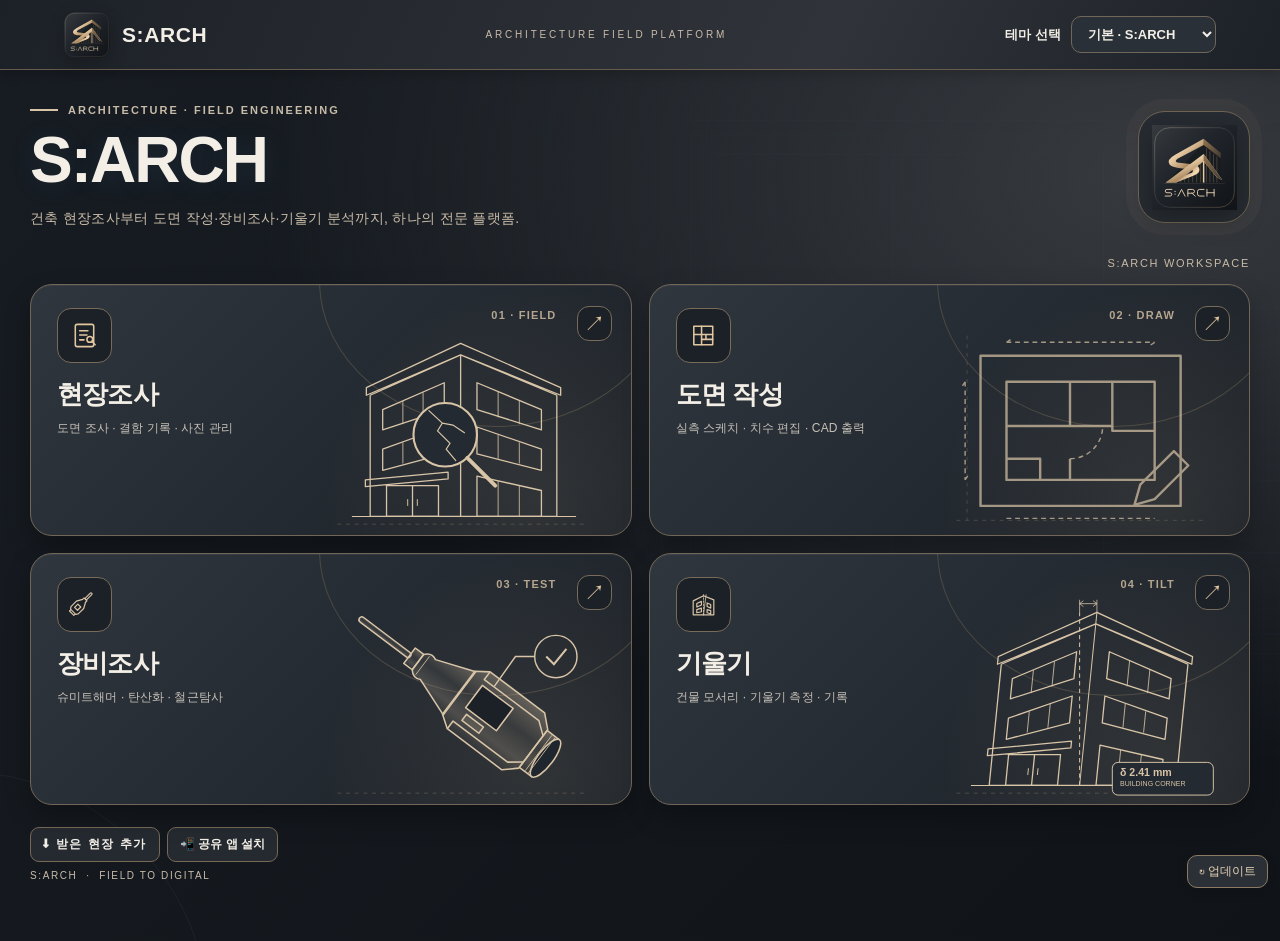
<file: index.html>
<!doctype html><html class="sarch-native-brand" data-module="home" lang="ko"><head><meta charset="utf-8"><meta name="viewport" content="width=device-width,initial-scale=1,viewport-fit=cover"><meta name="theme-color" content="#20252b"><meta name="apple-mobile-web-app-capable" content="yes"><meta name="apple-mobile-web-app-title" content="S:ARCH"><link rel="manifest" href="./manifest.webmanifest"><link rel="icon" type="image/svg+xml" href="./sarch-icon.svg?v=196"><link rel="apple-touch-icon" href="./smetric-icon-180.png?v=196"><title>S:ARCH · 현장 업무 플랫폼</title><style>
:root{--navy:#122b45;--ink:#19324d}*{box-sizing:border-box}html,body{margin:0;min-height:100%;font-family:Dotum,'돋움',Arial,sans-serif}body{color:var(--ink);background:#e9f1f6}a{text-decoration:none;color:inherit}.header{height:68px;background:linear-gradient(105deg,#10273e,#193d5b);color:#fff;display:flex;align-items:center;justify-content:space-between;padding:0 clamp(22px,5vw,82px);box-shadow:0 4px 22px #09213916;position:relative;z-index:2}.identity{display:flex;align-items:center;gap:12px}.identity img{width:42px;height:42px;object-fit:contain}.identity strong{font-size:21px;letter-spacing:1px;font-weight:600}.header small{font-size:10px;letter-spacing:2.8px;color:#c5d9e8}.page{position:relative;min-height:calc(100dvh - 68px);overflow:hidden;background:radial-gradient(ellipse 70% 70% at 5% 20%,#d7e9f3 0%,transparent 75%),radial-gradient(ellipse 60% 70% at 100% 90%,#dbe9ef 0%,transparent 80%),linear-gradient(140deg,#f4f8fb,#e7eff4 60%,#eef5f8)}.page:before{content:'';position:absolute;inset:0;pointer-events:none;background:linear-gradient(135deg,transparent 35%,#ffffff45 50%,transparent 70%)}.ambient{position:absolute;inset:0;pointer-events:none;overflow:hidden}.ambient svg{position:absolute;right:-8%;top:2%;width:min(60vw,920px);height:auto;opacity:.2}.ambient .circle{position:absolute;width:500px;height:500px;border:1px solid #a2bdcc55;border-radius:50%;left:-290px;bottom:-330px}.wrap{position:relative;width:min(1180px,calc(100% - 56px));margin:auto;padding:58px 0 52px}.hero{display:flex;align-items:center;justify-content:space-between;gap:25px;margin-bottom:35px}.eyebrow{display:flex;align-items:center;gap:10px;color:#517a98;letter-spacing:2.5px;font-size:11px;font-weight:bold}.eyebrow:before{content:'';width:28px;height:2px;background:#2389da}.hero h1{font-family:Dotum,'돋움',Arial,sans-serif;font-weight:500;font-size:clamp(54px,6vw,82px);line-height:1.15;letter-spacing:-3px;margin:15px 0 13px;color:#112b46}.hero h1 span{color:#217bd0}.hero p{margin:0;font-size:14px;letter-spacing:.3px;color:#668097;line-height:1.8}.hero-mark{width:160px;height:160px;border:1px solid #c4d9e7;border-radius:50%;display:grid;place-items:center;background:#ffffff55;box-shadow:0 0 0 18px #ffffff28,0 0 0 37px #ffffff16}.hero-mark svg{width:94px;opacity:.8}.section-label{display:flex;align-items:center;justify-content:space-between;margin:0 0 15px}.section-label b{font-size:14px;letter-spacing:.5px}.section-label span{font-size:11px;letter-spacing:1.7px;color:#8da2b4}.modules{display:grid;grid-template-columns:repeat(2,minmax(0,1fr));gap:20px}.module{height:260px;position:relative;overflow:hidden;border-radius:24px;padding:28px 30px;isolation:isolate;box-shadow:0 16px 30px #214c6920,0 2px 4px #23435d09;border:1px solid #ffffffc7;transition:transform .18s ease,box-shadow .18s ease}.module:hover{transform:translateY(-5px);box-shadow:0 24px 40px #214c692d}.module:focus-visible{outline:3px solid #176bce;outline-offset:4px}.module.blue{background:linear-gradient(118deg,#fafdff 0%,#e7f4ff 58%,#c9e5fc 100%);--accent:#287ed2;--pale:#d8ecff}.module.orange{background:linear-gradient(118deg,#fffefd 0%,#fff1e3 58%,#ffddbb 100%);--accent:#db862d;--pale:#ffead4}.module.teal{background:linear-gradient(118deg,#fdffff 0%,#e7f6f4 58%,#c9e9e4 100%);--accent:#288c84;--pale:#d5f1ed}.module.violet{background:linear-gradient(118deg,#fffefe 0%,#f2effb 58%,#dfd8f4 100%);--accent:#7764b6;--pale:#e7dff9}.module:before{content:'';position:absolute;right:-95px;bottom:-150px;width:420px;height:330px;border-radius:50%;background:#ffffff68;z-index:-1}.module:after{content:'';position:absolute;right:-40px;top:-150px;width:350px;height:290px;border-radius:50%;border:1px solid #ffffffa8;z-index:-1}.module-icon{width:63px;height:63px;border-radius:17px;background:#fff9;box-shadow:0 7px 17px #32557213;display:grid;place-items:center;color:var(--accent);position:relative;z-index:2}.module-icon svg{width:36px;height:36px}.module h2{font-size:29px;letter-spacing:-1px;margin:24px 0 10px;font-weight:700;position:relative;z-index:2}.module p{font-size:12px;letter-spacing:.1px;margin:0;color:#647d8d;position:relative;z-index:2}.art{position:absolute;right:10px;bottom:-12px;width:53%;height:87%;color:var(--accent);opacity:.69;z-index:0;filter:drop-shadow(0 14px 12px #1a4c6a13)}.art svg{width:100%;height:100%}.module.blue .art{right:5px;width:56%}.module.orange .art{right:0;width:55%}.module.teal .art{right:4px;width:51%}.module.violet .art{right:12px;width:49%}.module .arrow{position:absolute;right:24px;top:26px;display:grid;place-items:center;width:39px;height:39px;border-radius:50%;background:#ffffffb8;color:var(--accent);font-size:21px;z-index:2}.coming{position:absolute;top:38px;right:76px;font-size:11px;color:var(--accent);background:#ffffffc9;border-radius:99px;padding:6px 10px;z-index:2}.footer{margin-top:22px;color:#8aa0b1;font-size:10px;letter-spacing:1.6px}.blue .art .soft,.orange .art .soft,.teal .art .soft,.violet .art .soft{fill:var(--pale)}@media(max-width:760px){.header{height:62px;padding:0 20px}.header small{display:none}.wrap{width:calc(100% - 32px);padding:35px 0 45px}.hero{margin-bottom:30px}.hero-mark{display:none}.hero h1{font-size:59px}.hero p{font-size:12px}.modules{grid-template-columns:1fr;gap:14px}.module{height:215px;padding:23px}.module h2{font-size:24px;margin-top:18px}.module p{font-size:11px;max-width:58%}.module-icon{width:53px;height:53px}.module-icon svg{width:30px;height:30px}.art{width:48%;height:85%;right:0}.module.blue .art,.module.orange .art{width:50%}.section-label{margin-bottom:13px}}@media(prefers-reduced-motion:reduce){.module{transition:none}}
</style><link rel="stylesheet" href="./sarch-theme.css?v=108"><style id="sarch-home-design">.header{background:linear-gradient(110deg,#091a2d,#163955)!important}.identity img{width:46px;height:46px;border-radius:12px;box-shadow:0 6px 18px #0003}.identity strong{font-weight:800;letter-spacing:.6px}.page{background:radial-gradient(ellipse at 7% 8%,#dceef7,transparent 55%),linear-gradient(135deg,#f7fbfe,#e9f1f6)!important}.hero h1{letter-spacing:-1.5px!important;color:#112d47!important}.hero .eyebrow{letter-spacing:2px}.module{transition:transform .2s,box-shadow .2s!important;border-radius:20px!important}.module:hover{transform:translateY(-5px)!important;box-shadow:0 18px 38px #0b29402a!important}.module-icon{border-radius:17px!important}.sarch-credit{padding:16px 0 26px;text-align:center;color:#577187;font-size:11px;letter-spacing:.4px}</style><style id="sarch-dark-v109">
html,body{background:#071626!important;color:#edf7ff!important}
body{background:linear-gradient(145deg,#071524,#0b2035)!important}
.header{background:linear-gradient(105deg,#071523,#102d48)!important;border-bottom:1px solid #244864!important;box-shadow:0 4px 30px #0005!important}
.header small{color:#a6c7df!important}
.page{background:radial-gradient(ellipse 65% 60% at 100% 0%,#123d5a70,transparent 75%),radial-gradient(ellipse 70% 60% at 0% 90%,#12325160,transparent 80%),linear-gradient(145deg,#071626,#0b1d31 60%,#081827)!important;color:#edf7ff!important}
.page:before{background:none!important}
.ambient{opacity:.22!important;filter:brightness(.8) saturate(.7)}
.ambient svg{stroke:#4c83a5!important}
.wrap{padding-top:48px!important;padding-bottom:28px!important}
.hero{margin-bottom:32px!important}
.hero h1{color:#f4faff!important;font-weight:700!important;letter-spacing:-2px!important;text-shadow:0 3px 30px #59b5fa18}
.hero p{color:#b6cee1!important;font-size:14px!important}
.eyebrow{color:#66c9ff!important;letter-spacing:2px!important}
.hero-mark{background:#0c2b44aa!important;border-color:#306486!important;box-shadow:0 0 0 15px #3d95d20a!important}
.hero-mark svg{stroke:#68c5f2!important}
.section-label b{color:#f0f7ff!important}
.section-label span{color:#8fb4d0!important}
.module,.module.blue,.module.orange,.module.teal,.module.violet{background:linear-gradient(120deg,#102e49 0%,#10253d 65%,#152e4a 100%)!important;border:1px solid #315875!important;box-shadow:inset 0 1px #8dcdf012,0 14px 30px #0003!important;color:#f0f8ff!important}
.module.blue{--accent:#58b7ff;--pale:#174b70}
.module.orange{--accent:#f4a85e;--pale:#5a392b}
.module.teal{--accent:#4bd9c9;--pale:#13534f}
.module.violet{--accent:#ad9bff;--pale:#3a3767}
.module:hover{background:linear-gradient(120deg,#153c5d,#16314e)!important;border-color:var(--accent)!important;box-shadow:0 18px 38px #0007,0 0 0 1px var(--accent)!important}
.module h2{color:#f5faff!important}
.module p{color:#b6cce0!important}
.module-icon{background:#1a3a56!important;border:1px solid #3a6484!important;color:var(--accent)!important;box-shadow:0 5px 14px #0002!important}
.module .art{opacity:.4!important;filter:none!important}
.module .arrow{background:#21435e!important;color:var(--accent)!important}
.sarch-credit{background:#081827!important;color:#8aaac3!important;border-top:1px solid #22425d!important;padding:18px 12px 22px!important}
@media(max-width:650px){.wrap{padding-top:30px!important}.hero h1{font-size:52px!important}.module{height:210px!important}}
</style><link rel="stylesheet" href="./sarch-home-v139.css?v=139"><link rel="stylesheet" href="./sarch-splash-v141.css?v=141"></head><body><header class="header"><div class="identity"><img src="./sarch-icon.svg?v=196" alt="S:ARCH 건축 아이콘"><strong>S:ARCH</strong></div><small>ARCHITECTURE FIELD PLATFORM</small></header><main class="page"><div class="ambient" aria-hidden="true"><div class="circle"></div><svg viewBox="0 0 800 700" fill="none" stroke="#79a4c0" stroke-width="1.2"><path d="M100 70H710V570H100zM100 230H710M100 410H710M290 70V570M510 70V570M400 230V410M290 315H510M510 485H710"/><path d="M80 50H730V590H80zM80 35H730M50 50V590M80 35V15M730 35V15"/><circle cx="510" cy="410" r="65"/><path d="M510 410l46-46M290 315a110 110 0 0 0 110-110"/></svg></div><div class="wrap"><div class="hero"><div><div class="eyebrow">ARCHITECTURE · FIELD ENGINEERING</div><h1>S:ARCH</h1><p>건축 현장조사부터 도면 작성·장비조사·기울기 분석까지, 하나의 전문 플랫폼.</p></div><div class="hero-mark" aria-hidden="true"><svg viewBox="0 0 100 100" fill="none" stroke="#5b91b8" stroke-width="2.5"><path d="M12 80H88M21 80V45l16-11v46M39 80V20l21-10v70M62 80V34l17 10v36M46 29h6m-6 12h6m-6 12h6m-6 12h6M27 52h5m-5 12h5M68 50h5m-5 13h5"/></svg></div></div><div class="section-label"><b>작업 도구</b><span>S:ARCH WORKSPACE</span></div><nav class="modules" aria-label="프로그램 선택">
<a class="module blue" href="./survey/" aria-label="현장조사 열기"><div class="module-icon"><svg viewBox="0 0 64 64" fill="none" stroke="currentColor" stroke-width="3.2" stroke-linecap="round" stroke-linejoin="round"><rect x="13" y="10" width="38" height="46" rx="6"/><path d="M25 10V6h14v4M21 27l5 5 8-9m4 5h7M21 43l5 5 8-9m4 5h7"/></svg></div><h2>현장조사</h2><p>도면 조사 · 결함 기록 · 사진 관리</p><span class="arrow" aria-hidden="true">↗</span><div class="art" aria-hidden="true"><svg viewBox="0 0 340 260" fill="none" stroke="currentColor" stroke-linejoin="round"><path class="soft" stroke="none" d="M20 220L80 185 140 206 225 150 340 200V260H20Z"/><g stroke-width="2.5"><path d="M62 226V89l81-32v169M143 226V35l89-27v218M232 226V82l67 24v120" fill="#ffffff65"/><path d="M79 115h13m20-8h13m-46 34h13m20-8h13m-46 34h13m20-8h13m-46 34h13m20-8h13M163 65h13m25-7h13m-51 40h13m25-7h13m-51 40h13m25-7h13m-51 40h13m25-7h13M248 117h12m17 7h11m-40 23h12m17 7h11m-40 23h12m17 7h11"/><circle cx="258" cy="195" r="39" fill="#ffffffb8" stroke-width="6"/><path d="m286 224 35 35" stroke-width="9" stroke-linecap="round"/></g></svg></div></a>
<a class="module orange" href="./drawing/" aria-label="도면 작성 열기"><div class="module-icon"><svg viewBox="0 0 64 64" fill="none" stroke="currentColor" stroke-width="3.2" stroke-linecap="round" stroke-linejoin="round"><path d="M12 53V13l40 40H12Z"/><path d="M24 43V31l12 12H24Z"/></svg></div><h2>도면 작성</h2><p>실측 스케치 · 치수 편집 · CAD 출력</p><span class="arrow" aria-hidden="true">↗</span><div class="art" aria-hidden="true"><svg viewBox="0 0 340 260" fill="none" stroke="currentColor" stroke-linejoin="round"><path class="soft" stroke="none" d="M5 215Q120 170 210 214T340 202V260H5Z"/><g stroke-width="2.2"><path d="M34 70H249V205H34Z" fill="#ffffffa0"/><path d="M34 130H249M100 70V205M176 70V130M176 162V205M100 162H249M100 162a32 32 0 0 1 32-32"/><path d="M25 223H253M34 218v10m215-10v10M20 70v135m-5-135h10m-10 135h10" stroke-dasharray="4 5"/><path d="m226 227 76-112 16 12-76 112-29 15Z" fill="#f6b967" stroke-width="3"/><path d="m213 254 13-27 16 12Z" fill="#fdf7e8"/><path d="m302 115 5-7 16 12-5 7"/></g></svg></div></a>
<a class="module teal" href="./schmidt/" aria-label="장비조사"><div class="module-icon"><svg viewBox="0 0 64 64" fill="none" stroke="currentColor" stroke-width="3.2" stroke-linecap="round" stroke-linejoin="round"><path d="M10 18h35v15H10zM22 33v22h12V33M17 12h22M45 25h9M11 55h39"/></svg></div><h2>장비조사</h2><p>슈미트해머 · 탄산화 · 철근탐사 · 부재</p><span class="arrow" aria-hidden="true">↗</span><div class="art" aria-hidden="true"><svg viewBox="0 0 340 260" fill="none" stroke="currentColor" stroke-width="2.5" stroke-linejoin="round"><path class="soft" stroke="none" d="M10 230L80 198 180 230 300 165 340 210V260H10Z"/><path d="M72 78h150v126H72z" fill="#ffffff90"/><path d="M92 100h110m-110 20h110m-110 20h110m-110 20h110m-110 20h110" opacity=".24"/><g transform="rotate(-32 210 135)"><rect x="135" y="114" width="158" height="45" rx="14" fill="#ffffffdc"/><rect x="170" y="119" width="70" height="35" rx="7" fill="#a7dbd5"/><path d="M136 126h-27v21h27m157-22h16v23h-16M185 127v19m11-19v19m11-19v19m11-19v19"/></g><path d="M59 220h214" stroke-dasharray="5 8"/></svg></div></a>
<a class="module violet" href="./tilt/" aria-label="기울기"><div class="module-icon"><svg viewBox="0 0 64 64" fill="none" stroke="currentColor" stroke-width="3.2" stroke-linecap="round" stroke-linejoin="round"><path d="M11 52h43M18 48V17h28v31M18 48l28-31M25 37a12 12 0 0 1 12-12"/></svg></div><h2>기울기</h2><p>기울기 측정 · 기록 · 비교</p><span class="arrow" aria-hidden="true">↗</span><div class="art" aria-hidden="true"><svg viewBox="0 0 340 260" fill="none" stroke="currentColor" stroke-width="2.5" stroke-linecap="round" stroke-linejoin="round"><path class="soft" stroke="none" d="M0 215Q90 190 175 219T340 204V260H0Z"/><path d="M68 222h227M121 222V49l108-21 27 194" fill="#ffffff9c" stroke-width="3"/><path d="M145 75l67-13M145 111l73-13m-73 49 79-13m-79 49 84-13" opacity=".5"/><path d="M111 45v176" stroke-dasharray="6 8"/><path d="M111 75a67 67 0 0 1 65-67" stroke-width="3"/><path d="m105 80 6-8 9 8"/><circle cx="243" cy="188" r="33" fill="#ffffffda"/><path d="M243 188l18-21M222 188h42" stroke-width="4"/></svg></div></a>
</nav><footer class="footer"><a href="./receive.html" style="display:inline-block;padding:8px 12px;margin:0 0 8px;border:1px solid #9dbbd0;border-radius:9px;background:#ffffffb3;color:#1b5078;font-size:12px;font-weight:bold">⬇ 받은 현장 추가</a><button type="button" id="sarchInstallShare155" title="Android Chrome에 S:ARCH 앱을 설치하면 공유 대상 목록에 나타날 수 있습니다" style="display:inline-block;padding:8px 12px;margin:0 0 8px 7px;border:1px solid #9dbbd0;border-radius:9px;background:#ffffffb3;color:#1b5078;font:700 12px Dotum,Arial,sans-serif;cursor:pointer">📲 공유 앱 설치</button><div>S:ARCH &nbsp;·&nbsp; FIELD TO DIGITAL</div></footer></div></main><script id="smetric-offline-v60">(function(){if(!('serviceWorker' in navigator)||location.protocol!=='https:')return;window.addEventListener('load',async()=>{try{await navigator.serviceWorker.register('/SEOB/seob-sw.js?v=244',{scope:'/SEOB/'});}catch(e){console.warn('S:ARCH offline setup:',e)}})})();</script><script id="sm64-version-check">(function(){if(!('serviceWorker' in navigator))return;window.addEventListener('load',()=>{navigator.serviceWorker.getRegistration('/SEOB/').then(reg=>{if(reg)reg.update().catch(()=>{});}).catch(()=>{});});})();</script><style id="smetric-v66-update-style">
#smetric-v66-update{position:fixed;bottom:calc(12px + env(safe-area-inset-bottom,0px));left:50%;transform:translateX(-50%) translateY(16px);z-index:2147483646;max-width:min(90vw,370px);padding:9px 14px;border-radius:11px;background:rgba(24,47,63,.91);color:#e9fff5;box-shadow:0 6px 24px rgba(0,0,0,.16);font:500 12px/1.5 system-ui,sans-serif;text-align:center;pointer-events:none;opacity:0;transition:opacity .3s,transform .3s}
#smetric-v66-update.visible{opacity:1;transform:translateX(-50%) translateY(0)}
</style><script id="smetric-v66-auto-update">(function(){'use strict';
if(!('serviceWorker' in navigator)||location.protocol!=='https:')return;
const BASE='/SEOB/';let shown=false;let running=false;
function toast(message){if(shown)return;shown=true;let el=document.getElementById('smetric-v66-update');if(!el){el=document.createElement('div');el.id='smetric-v66-update';el.setAttribute('role','status');el.setAttribute('aria-live','polite');document.body.appendChild(el)}el.textContent=message;requestAnimationFrame(()=>el.classList.add('visible'));setTimeout(()=>{el.classList.remove('visible');setTimeout(()=>el.remove(),350)},4500)}
function status(worker){return new Promise(resolve=>{if(!worker)return resolve(null);const ch=new MessageChannel();let timer=setTimeout(()=>resolve(null),4500);ch.port1.onmessage=e=>{clearTimeout(timer);resolve(e.data)};try{worker.postMessage({type:'S:ARCH_OFFLINE_STATUS'},[ch.port2])}catch(e){clearTimeout(timer);resolve(null)}})}
async function run(){if(running||!navigator.onLine)return;running=true;try{
 const reg=await navigator.serviceWorker.register(BASE+'seob-sw.js?v=244',{scope:BASE,updateViaCache:'none'});
 await reg.update();
 // New worker may be installing; only report success after it has activated and cached all files.
 let worker=reg.active;if(reg.installing){await new Promise(resolve=>{const w=reg.installing;const timeout=setTimeout(resolve,18000);w.addEventListener('statechange',()=>{if(w.state==='activated'||w.state==='redundant'){clearTimeout(timeout);resolve()}})});worker=reg.active}
 if(reg.waiting){worker=reg.waiting}
 const result=await status(worker);
 if(result&&result.version==='v66'&&result.ready){
   // Also refresh per-module registrations; they have their own offline scopes.
   const regs=await navigator.serviceWorker.getRegistrations();
   await Promise.allSettled(regs.filter(r=>r.scope!==reg.scope).map(r=>r.update()));
   toast('✓ S:ARCH v66 업데이트 완료 · 오프라인 사용 준비됨');
 }
}catch(e){console.warn('S:ARCH v66 update:',e)}finally{running=false}}
window.addEventListener('load',()=>setTimeout(run,800));
window.addEventListener('online',run);
document.addEventListener('visibilitychange',()=>{if(!document.hidden)run()});
})();</script><script id="smetric-update-v82">
(function(){
 const VERSION=110,KEY='smetric-last-version';
 let notified=false,checking=false;
 // Background update: no disruptive banner or forced reload while work is open.
 function notice(){notified=true;document.getElementById('smetric-update-notice')?.remove();}
 async function check(){if(checking||!navigator.onLine||document.visibilityState==='hidden')return;checking=true;
  try{const root=new URL(location.pathname.includes('/survey/')||location.pathname.includes('/drawing/')||location.pathname.includes('/schmidt/')||location.pathname.includes('/tilt/')?'../version.json':'./version.json',location.href);
   root.searchParams.set('t',Date.now());const r=await fetch(root,{cache:'no-store'});if(!r.ok)return;
   const d=await r.json();if(Number(d.version)>VERSION)notice();
   if('serviceWorker' in navigator){const reg=await navigator.serviceWorker.getRegistration();if(reg)await reg.update()}
  }catch(e){}finally{checking=false}
 }
 window.addEventListener('online',check);document.addEventListener('visibilitychange',()=>{if(document.visibilityState==='visible')check()});
 setInterval(check,30000);setTimeout(check,2500);
})();
</script>
<style id="sarch-manual-update-style">
#sarchManualUpdate{position:fixed;right:12px;bottom:calc(12px + env(safe-area-inset-bottom,0px));z-index:99999;border:1px solid rgba(120,160,185,.48);border-radius:10px;background:rgba(20,42,60,.85);color:#e7f3fa;padding:7px 11px;font:12px Dotum,sans-serif;cursor:pointer;box-shadow:0 2px 10px #0002}
#sarchManualUpdate:disabled{opacity:.65;cursor:wait}
#sarchUpdateStatus{position:fixed;right:12px;bottom:calc(53px + env(safe-area-inset-bottom,0px));z-index:99999;max-width:290px;padding:8px 12px;border-radius:9px;background:#193448;color:white;font:12px/1.5 Dotum,sans-serif;box-shadow:0 3px 12px #0003}
</style>
<button id="sarchManualUpdate" type="button" title="GitHub 배포 후 최신 버전 확인">↻ 업데이트</button>
<script id="sarch-manual-update-v128">(function(){
 const btn=document.getElementById('sarchManualUpdate');let busy=false;
 function show(msg){let el=document.getElementById('sarchUpdateStatus');if(!el){el=document.createElement('div');el.id='sarchUpdateStatus';el.setAttribute('role','status');document.body.appendChild(el)}el.textContent=msg;clearTimeout(show.timer);show.timer=setTimeout(()=>el.remove(),5000)}
 async function update(manual){
  if(busy||!navigator.onLine){if(manual)show('인터넷 연결을 확인해 주세요.');return}busy=true;btn.disabled=true;
  if(manual)show('최신 파일 확인 중…');
  try{
   const ver=await fetch('./version.json?check='+Date.now(),{cache:'no-store'});if(!ver.ok)throw Error('버전 정보를 확인할 수 없습니다.');
   const v=await ver.json();
   if('serviceWorker' in navigator){
    const regs=await navigator.serviceWorker.getRegistrations();
    await Promise.allSettled(regs.filter(r=>new URL(r.scope).pathname.startsWith('/SEOB/')).map(r=>r.update()));
   }
   const key='sarch-home-loaded-version',old=Number(sessionStorage.getItem(key)||0),latest=Number(v.version)||0;
   if(manual){
    sessionStorage.setItem(key,String(latest));
    show('업데이트 확인 완료 · 최신 화면을 불러옵니다.');
    setTimeout(()=>location.reload(),250);
   }else if(old&&latest>old){show('새 버전이 배포되었습니다. 메인 화면을 갱신합니다.');sessionStorage.setItem(key,String(latest));setTimeout(()=>location.reload(),400)}
   else sessionStorage.setItem(key,String(latest));
  }catch(e){if(manual)show('확인 실패: '+e.message)}finally{busy=false;btn.disabled=false}
 }
 btn.addEventListener('click',()=>update(true));
 window.addEventListener('online',()=>update(false));
 document.addEventListener('visibilitychange',()=>{if(!document.hidden)update(false)});
 window.addEventListener('load',()=>setTimeout(()=>update(false),1200));
 setInterval(()=>{if(!document.hidden)update(false)},60000);
})();</script><script defer src="./sarch-home-v139.js?v=139"></script><script defer src="./sarch-splash-v141.js?v=141"></script><script id="sarch-android-install-v155">(function(){
 "use strict";
 const btn=document.getElementById('sarchInstallShare155');if(!btn)return;
 let installPrompt=null;
 const installed=()=>window.matchMedia('(display-mode: standalone)').matches;
 window.addEventListener('beforeinstallprompt',event=>{
  event.preventDefault();installPrompt=event;
  if(!installed())btn.title='S:ARCH 앱을 설치하여 Android 공유 대상 목록에 등록합니다.';
 });
 window.addEventListener('appinstalled',()=>{
  installPrompt=null;btn.textContent='✓ S:ARCH 설치됨';
  btn.title='설치 후 Android 공유 대상 등록은 시스템이 처리합니다. 앱을 바로 지우지 마세요.';
 });
 if(installed())btn.textContent='✓ S:ARCH 설치됨';
 btn.addEventListener('click',async()=>{
  if(installPrompt){
   const p=installPrompt;installPrompt=null;await p.prompt();
   const choice=await p.userChoice;
   if(choice?.outcome==='accepted')btn.textContent='✓ 설치 요청 완료';
   return;
  }
  alert('갤럭시탭 Chrome에서 S:ARCH 메인 주소를 열고 ⋮ → 홈 화면에 추가 → 앱 설치를 선택해 주세요.\n\nChrome에서 설치된 앱만 Android 공유 대상에 표시될 수 있습니다. 기존 앱이 목록에 없더라도 저장된 현장 자료가 사라지지 않도록 앱을 삭제하거나 사이트 데이터를 초기화하지 마세요.\n\n공유 목록이 계속 비면 메인의 「받은 현장 추가」에서 수신 파일을 직접 선택할 수 있습니다.');
 });
})();</script><link rel="stylesheet" href="./sarch-brand-v196.css"><link rel="stylesheet" href="./sarch-home-art-v198.css"><link rel="stylesheet" href="./sarch-fandom-v198.css"><link rel="stylesheet" href="./sarch-global-theme-v206.css?v=244"><script defer src="./sarch-global-theme-v217.js?v=244"></script><link rel="stylesheet" href="./sarch-theme-v214.css?v=241"><script defer src="./sarch-theme-v214.js?v=225"></script></body></html>
</file>
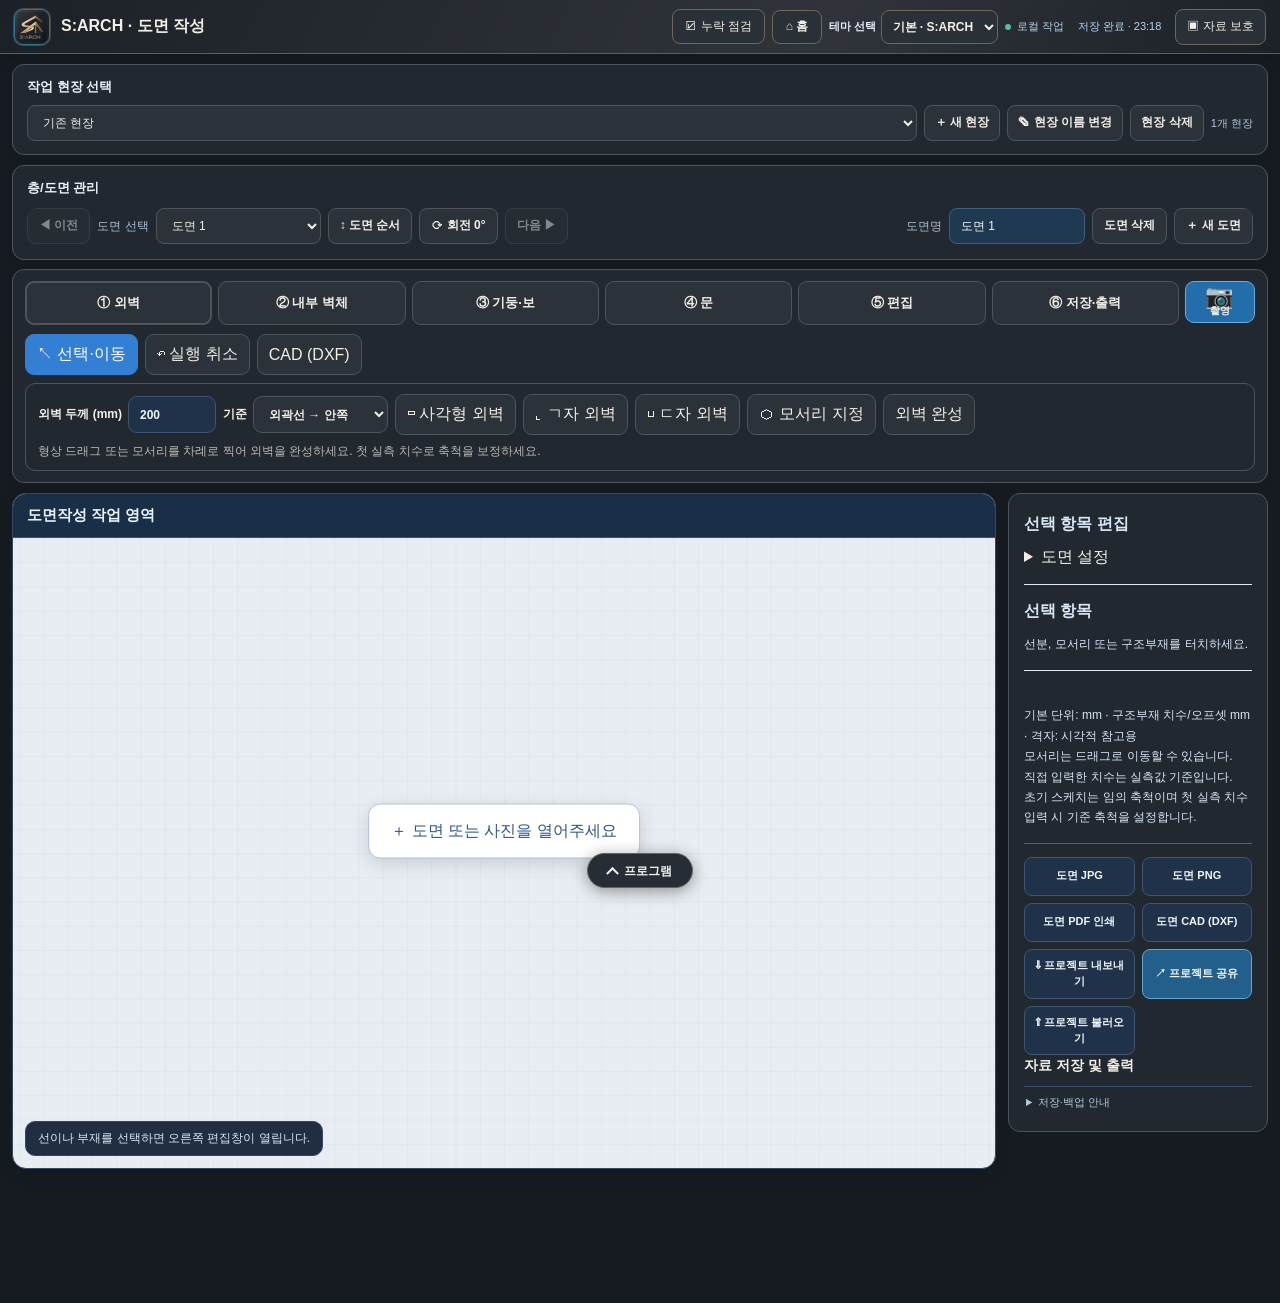
<file: drawing/index.html>
<!doctype html><html class="sarch-native-brand" data-module="drawing" lang="ko"><head><meta charset="utf-8"><meta name="viewport" content="width=device-width,initial-scale=1,maximum-scale=1,user-scalable=no"><meta name="theme-color" content="#20252b"><title>S:ARCH · 도면 작성</title><style>
*{box-sizing:border-box}body{margin:0;font-family:Dotum,"돋움",sans-serif;background:#f0f3f8;color:#17243a}header{background:#172b49;color:white;padding:12px 16px;display:flex;align-items:center;justify-content:space-between;gap:8px;flex-wrap:wrap}header strong{font-size:18px}.toolbar{display:flex;gap:7px;flex-wrap:wrap;padding:10px;background:white;border-bottom:1px solid #d8dfeb}button,select,input{font:inherit;border:1px solid #cbd5e1;border-radius:8px;padding:9px 11px;background:white;color:#1e293b}button{cursor:pointer}button.active{background:#2563eb;color:white;border-color:#2563eb}button:disabled{opacity:.5}.layout{display:grid;grid-template-columns:minmax(0,1fr) auto;min-height:calc(100dvh - 100px)}.canvasWrap{position:relative;overflow:hidden;touch-action:none;background:#f8fafc}svg{display:block;width:100%;height:calc(100dvh - 145px);min-height:620px;touch-action:none}.side{display:none;background:white;border-left:1px solid #dbe2ed;padding:15px;overflow:auto;max-height:calc(100dvh - 100px)}.side.visible{display:block}.side h3{margin:5px 0 12px;font-size:16px}.side label{display:block;margin:10px 0 5px;font-size:13px;color:#475569}.side input,.side select{width:100%}.side button{width:100%;margin-top:9px}.help{font-size:12px;line-height:1.7;color:#64748b}.status{position:absolute;bottom:12px;left:12px;background:#fffE;border:1px solid #dbe2ed;border-radius:9px;padding:8px 12px;font-size:12px;pointer-events:none}.switch{display:flex;align-items:center;gap:8px;font-size:13px;margin:10px 0}.switch input{width:auto}.pill{font-size:12px;background:#eaf2ff;color:#2458ac;border-radius:30px;padding:4px 8px}.row{display:flex;gap:6px}.row>*{flex:1;min-width:0}.eraserSize{display:flex;align-items:center;gap:6px;font-size:12px;white-space:nowrap}.eraserSize input{width:75px;padding:0}.toolbar select{max-width:170px}.groupTitle{padding:8px 12px;background:#e9eff8;font-weight:700;font-size:12px;border-top:1px solid #d8dfeb}.member{cursor:move}.side .smallGrid{display:grid;grid-template-columns:1fr 1fr;gap:6px}.side .smallGrid label{margin:3px 0}.side .smallGrid input{padding:7px}.toolbar input[type=color]{width:43px;height:39px;padding:3px;cursor:pointer}body[data-theme="dark"]{background:#0c1728;color:#e2e8f0}body[data-theme="dark"] .toolbar,body[data-theme="dark"] .side{background:#18283e;color:#e2e8f0}body[data-theme="dark"] .canvasWrap{background:#17283d}body[data-theme="dark"] .groupTitle{background:#243b59;color:#e2e8f0}body[data-theme="paper"]{background:#f6f1e8}body[data-theme="paper"] .canvasWrap{background:#fffdf5}body[data-theme="paper"] .groupTitle{background:#f3ead9}body[data-theme="blueprint"]{background:#0b2544;color:#dcecff}body[data-theme="blueprint"] .toolbar,body[data-theme="blueprint"] .side{background:#143452;color:#e8f3ff}body[data-theme="blueprint"] .canvasWrap{background:#eaf4ff}body[data-theme="blueprint"] .groupTitle{background:#204565;color:#fff}body[data-theme="mint"]{background:#eaf5f1;color:#163e36}body[data-theme="mint"] .toolbar,body[data-theme="mint"] .side{background:#f6fffc}body[data-theme="mint"] .canvasWrap{background:#f0faf6}body[data-theme="mint"] .groupTitle{background:#d7eee5}body[data-theme="sand"]{background:#f0e8d9;color:#544332}body[data-theme="sand"] .toolbar,body[data-theme="sand"] .side{background:#fffaf0}body[data-theme="sand"] .canvasWrap{background:#fff8e9}body[data-theme="sand"] .groupTitle{background:#eadbc2}body[data-theme="slate"]{background:#252d38;color:#f1f5f9}body[data-theme="slate"] .toolbar,body[data-theme="slate"] .side{background:#303c4b;color:#fff}body[data-theme="slate"] .canvasWrap{background:#dbe4eb}body[data-theme="slate"] .groupTitle{background:#44556a;color:#fff}.sheetbar{display:flex;align-items:center;flex-wrap:wrap;gap:7px;padding:8px 12px;background:#edf3fc;border-bottom:1px solid #cbd5e1}.sheetbar select{min-width:180px}.sheetbar button{padding:6px 10px}.sheetbar .hint{font-size:12px;color:#52657e;margin-left:auto}body[data-theme="dark"] .sheetbar,body[data-theme="slate"] .sheetbar,body[data-theme="blueprint"] .sheetbar{background:#243c55;color:#fff}.toolSelect{max-width:125px}hr{border:0;border-top:1px solid #e2e8f0;margin:16px 0}#message{color:#2563eb;font-size:12px;min-height:18px}.dialog{position:fixed;inset:0;background:#0f172a77;display:none;align-items:center;justify-content:center;z-index:20;padding:16px}.dialog.show{display:flex}.modal{background:white;border-radius:14px;padding:20px;width:min(400px,100%);box-shadow:0 15px 50px #0004}.modal h3{margin:0 0 12px}.modal p{font-size:13px;color:#64748b}.modal input{width:100%;margin:8px 0}.modal .row{margin-top:10px}@media(max-width:780px){.layout{grid-template-columns:1fr}.side.visible{position:fixed;right:0;top:54px;bottom:0;width:min(340px,90vw);z-index:10;box-shadow:-6px 0 25px #0003;max-height:none}.side{max-height:none;border-left:0;border-top:1px solid #ddd}svg{height:55dvh;min-height:340px}header strong{font-size:16px}.toolbar{padding:7px}.toolbar button{padding:8px}}@media print{header,.toolbar,.side,.status{display:none!important}.layout{display:block}.canvasWrap{height:100vh}svg{height:95vh;background:white}}

/* PC 색상 보정: 버튼/선택창이 기본 브라우저 스타일에 묻히지 않도록 강제 */
header{background:linear-gradient(100deg,#11263f,#1b4777)!important;color:#fff!important}.toolbar{background:#f0f6ff!important;border-bottom:2px solid #b8d2f3!important}.toolbar button{background:#fff!important;color:#18365a!important;border:1px solid #a9c2e5!important}.toolbar button.active,.toolbar button:hover{background:#176feb!important;color:white!important;border-color:#176feb!important}.toolbar #repeatToggle.active{background:#f59e0b!important;border-color:#f59e0b!important;color:#10233f!important}.toolbar select,.toolbar input:not([type=color]):not([type=checkbox]):not([type=range]){background:#fff!important;color:#18365a!important}.toolbar input[type=color]{background:#fff!important;border:1px solid #9dbde6!important}.sheetbar{background:#e4efff!important}body[data-theme=dark] .toolbar,body[data-theme=blueprint] .toolbar,body[data-theme=slate] .toolbar{background:#1e3858!important}body[data-theme=dark] .toolbar button,body[data-theme=blueprint] .toolbar button,body[data-theme=slate] .toolbar button{background:#314968!important;color:#fff!important}
</style><style id="smetric-shell-unify-v39">
.smetric-app-header,.sm-topbar{display:flex;align-items:center;justify-content:space-between;gap:12px;flex-wrap:wrap;min-height:58px;padding:10px 16px;background:#112238!important;color:#f4f8ff!important;border-bottom:1px solid #2c4460!important}
.smetric-brand,.sm-topbar .brand{font-size:18px;font-weight:700;color:#fff;letter-spacing:-.2px}
.smetric-head-controls,.sm-topbar .right{display:flex;align-items:center;justify-content:flex-end;gap:10px;flex-wrap:wrap;margin-left:auto}
.smetric-head-controls label,.sm-topbar .right label{display:inline-flex;align-items:center;gap:7px;white-space:nowrap;font-size:12px;color:#e5f0fc!important;margin:0!important}
.smetric-head-controls select,.sm-topbar .right select{background:#23354c!important;color:white!important;border:1px solid #526a84!important;border-radius:8px!important;padding:8px!important;min-height:37px;max-width:155px}
.smetric-home,.sm-topbar .home{display:inline-flex!important;align-items:center;justify-content:center;gap:7px;background:#fff!important;color:#15345a!important;border:1px solid #d8e5f2!important;border-radius:9px!important;padding:8px 13px!important;text-decoration:none!important;font-size:13px!important;font-weight:bold!important;line-height:1.3!important;white-space:nowrap;min-height:37px;box-shadow:0 2px 8px #00000010}
.smetric-home:hover,.sm-topbar .home:hover{background:#e9f4ff!important;color:#15559b!important}
@media(max-width:620px){.smetric-app-header,.sm-topbar{padding:9px 12px!important}.smetric-head-controls,.sm-topbar .right{gap:6px}.smetric-head-controls label,.sm-topbar .right label{font-size:11px}.smetric-home,.sm-topbar .home{padding:8px 10px!important}.smetric-head-controls select,.sm-topbar .right select{max-width:115px}}
</style>
<style id="smetric-drawing-unify-v39">
body{background:#0e1624!important;color:#edf4fd!important}
header.smetric-app-header{max-width:none!important}
body > .toolbar:first-of-type, .sheetbar, .layout, .groupTitle, .groupTitle + .toolbar{max-width:calc(100% - 20px);margin-left:auto;margin-right:auto}
body > .toolbar:first-of-type{margin-top:12px;padding:12px;background:#172337!important;border:1px solid #324760!important;border-radius:14px!important;box-shadow:0 6px 18px #00000018}
.groupTitle{margin-top:12px;padding:12px 16px;background:#172337!important;color:#f1f6fd!important;border:1px solid #324760!important;border-bottom:0!important;border-radius:14px 14px 0 0!important;font-size:14px!important}
.groupTitle + .toolbar{margin-top:0!important;padding:12px;background:#172337!important;border:1px solid #324760!important;border-top:0!important;border-radius:0 0 14px 14px!important}
.sheetbar{margin-top:12px!important;padding:12px!important;background:#172337!important;border:1px solid #324760!important;border-radius:14px!important;color:#f1f6fd!important}
.layout{margin-top:12px!important;padding:0 0 14px!important;grid-template-columns:minmax(0,1fr) 340px;gap:12px!important}
.canvasWrap{background:#e8edf3!important;border:1px solid #324760!important;border-radius:14px!important;overflow:hidden;box-shadow:0 6px 18px #00000014}
svg{height:min(70vh,920px)!important;min-height:520px!important;background:transparent}
.side{background:#172337!important;color:#f1f6fd!important;border:1px solid #324760!important;border-radius:14px!important;display:block!important;max-height:none!important}
.side h3,.side label,.help,.hint,.sheetbar .hint,#message{color:#d8e7f8!important}
button,select,input{border-radius:9px!important}
button,select,input:not([type=color]):not([type=checkbox]):not([type=range]){background:#203249!important;color:#f1f6fd!important;border:1px solid #405571!important}
button.active{background:#327fd3!important;border-color:#327fd3!important;color:#fff!important}
button:hover{background:#304a68!important}
.toolbar input[type=color]{background:#fff!important;border:1px solid #9dbde6!important}
.status{background:#172337f2!important;color:#d8e7f8!important;border:1px solid #324760!important;border-radius:10px!important;backdrop-filter:blur(4px)}
.pill{display:none!important}
@media(max-width:980px){.layout{grid-template-columns:1fr!important;padding:0 0 12px!important}.side.visible,.side{width:auto!important;position:static!important;box-shadow:none!important}svg{height:55vh!important;min-height:360px!important}}
</style><style id="smetric-safety-style-v40">
.sm-save-indicator{font-size:11px;color:#b6d6f3!important;white-space:nowrap;min-width:0}
.sm-save-indicator.warning{color:#ffc2c2!important}
.sm-error-banner{position:fixed;right:16px;bottom:18px;z-index:99999;width:min(420px,calc(100vw - 32px));padding:15px 16px;background:#fff4f3;color:#59262b;border:1px solid #eab4b4;border-radius:13px;box-shadow:0 18px 44px #0006;display:none;font:13px/1.5 Dotum,돋움,sans-serif}
.sm-error-banner.open{display:block}.sm-error-banner strong{font-size:14px;display:block;margin-bottom:4px}.sm-error-banner button{margin-top:8px!important;margin-right:6px!important;padding:8px 10px!important;background:white!important;color:#173753!important;border:1px solid #d2dae4!important;border-radius:8px!important}
.sm-finger-toggle{display:inline-flex!important;align-items:center!important;gap:6px!important;font-size:12px!important;white-space:nowrap!important;color:inherit!important;margin:0!important}
.sm-finger-toggle input{width:17px!important;height:17px!important;min-height:0!important;accent-color:#4e9ef4!important}
@media print{.sm-error-banner,.sm-save-indicator{display:none!important}}
</style><script id="smetric-safety-runtime-v40">(function(){'use strict';var errs=[];var banner=null;var lastWarn=0;
function getBanner(){if(banner)return banner;banner=document.createElement('div');banner.className='sm-error-banner';banner.setAttribute('role','alert');banner.innerHTML='<strong>작업 중 오류가 발생했습니다</strong><div id="sm-error-text"></div><button type="button" id="sm-error-copy">오류 내용 복사</button><button type="button" id="sm-error-close">닫기</button>';document.body.appendChild(banner);banner.querySelector('#sm-error-close').onclick=function(){banner.classList.remove('open')};banner.querySelector('#sm-error-copy').onclick=function(){var text=errs.slice(-5).map(x=>x.time+' | '+x.type+' | '+x.message).join('\n');if(navigator.clipboard&&navigator.clipboard.writeText){navigator.clipboard.writeText(text).catch(function(){window.prompt('오류 내용',text)})}else window.prompt('오류 내용',text)};return banner}
function error(type,detail){var msg=String((detail&&detail.message)||detail||'알 수 없는 오류').slice(0,360);var item={time:new Date().toLocaleString('ko-KR'),type:type,message:msg};errs.push(item);if(errs.length>15)errs.shift();var now=Date.now();if(now-lastWarn<900)return;lastWarn=now;var b=getBanner();b.querySelector('#sm-error-text').textContent=type+': '+msg+' · 작업 자료를 백업해 주세요.';b.classList.add('open');console.warn('[SMETRIC]',type,msg)}
function status(msg,warning){var el=document.getElementById('smSaveIndicator');if(!el)return;el.textContent=msg;el.classList.toggle('warning',!!warning)}
var lastEstimate=0;function ok(){var when=new Date();status('저장 완료 · '+String(when.getHours()).padStart(2,'0')+':'+String(when.getMinutes()).padStart(2,'0'));if(navigator.storage&&navigator.storage.estimate&&Date.now()-lastEstimate>60000){lastEstimate=Date.now();navigator.storage.estimate().then(function(e){if(e.quota&&e.usage/e.quota>.85){status('저장 공간 주의 · 백업 권장',true)}}).catch(function(){})}}
function failed(e){status('저장 실패 · 백업 필요',true);error('저장 실패',e)}
window.SMETRICSafety={ok:ok,failed:failed,error:error,status:status};
window.addEventListener('error',function(e){if(e.message&&e.message!=='Script error.')error('프로그램 오류',e.message)});
window.addEventListener('unhandledrejection',function(e){error('비동기 작업 오류',e.reason)});
})();</script><style id="smetric-drawing-sites-v40">
.sm-draw-sitebar{background:#172337;color:#f1f6fd;border:1px solid #324760;border-radius:14px;padding:14px;margin:12px 10px 0;max-width:calc(100% - 20px)}
.sm-draw-site-title{font-size:13px;font-weight:700;margin-bottom:9px}.sm-draw-site-row{display:flex;gap:7px;align-items:center;flex-wrap:wrap}
.sm-draw-site-row select{flex:1;min-width:220px}.sm-draw-site-row button{flex:none}.sm-draw-site-row #smDrawSiteCount{font-size:11px;color:#b1c5dd;white-space:nowrap}
.sm-draw-site-row .sm-draw-danger{color:#ffacae!important;border-color:#96505e!important}
@media(max-width:620px){.sm-draw-site-row select{flex-basis:100%}.sm-draw-site-row button{flex:1}}
body[data-theme="light"] .sm-draw-sitebar{background:#fff;color:#1b3049;border-color:#cbd9e9}
</style><style id="smetric-drawing-final-colors-v40">
body[data-theme="dark"] .toolbar button,body[data-theme="dark"] .groupTitle+.toolbar button,body[data-theme="dark"] .sheetbar button{background:#243852!important;color:#f0f6ff!important;border-color:#445c79!important}
body[data-theme="dark"] .toolbar button.active,body[data-theme="dark"] .toolbar button:hover,body[data-theme="dark"] .sheetbar button:hover{background:#327fd3!important;color:white!important;border-color:#327fd3!important}
body[data-theme="dark"] .toolbar select,body[data-theme="dark"] .sheetbar select,body[data-theme="dark"] .toolbar input[type=number]{background:#142439!important;color:#f1f6fd!important;border-color:#415978!important}
body[data-theme="dark"] .toolbar label{color:#d9e8fb!important}
body[data-theme="light"]{background:#edf3f9!important;color:#1b3049!important}
body[data-theme="light"] .sm-draw-sitebar,body[data-theme="light"] .sm-quality-bar,body[data-theme="light"]>.toolbar:first-of-type,body[data-theme="light"] .groupTitle,body[data-theme="light"] .groupTitle+.toolbar,body[data-theme="light"] .sheetbar,body[data-theme="light"] .side{background:#fff!important;color:#1b3049!important;border-color:#d1deeb!important}
body[data-theme="light"] .toolbar button,body[data-theme="light"] .sheetbar button,body[data-theme="light"] .sm-draw-site-row button,body[data-theme="light"] .sm-drawing-output button{background:#f7faff!important;color:#1e3a5a!important;border:1px solid #ccdbea!important}
body[data-theme="light"] .toolbar button.active,body[data-theme="light"] .toolbar button:hover{background:#2677c9!important;color:white!important}
body[data-theme="light"] .toolbar select,body[data-theme="light"] .sheetbar select,body[data-theme="light"] .sm-draw-site-row select{background:#fff!important;color:#20384e!important;border-color:#cbd9e9!important}
body[data-theme="light"] .side h3,body[data-theme="light"] .side label,body[data-theme="light"] .help,body[data-theme="light"] .sheetbar .hint{color:#344e67!important}
.sm-drawing-output{border-top:1px solid #405571;margin-top:20px;padding-top:16px}.sm-drawing-output .row{display:grid;grid-template-columns:1fr 1fr;gap:7px;margin:8px 0}.sm-drawing-output .row button{width:100%;font-size:12px;white-space:normal;min-height:44px;margin:0!important}.sm-drawing-output p{font-size:11px;line-height:1.7;color:#a6b8d0}
</style><style id="smetric-quality-consistent-v40">
.sm-quality-bar{display:flex;align-items:center;flex-wrap:wrap;gap:12px;background:#172337;border:1px solid #324760;border-radius:14px;padding:14px 16px;margin:12px 10px;color:#f1f6fd}
.sm-quality-bar strong{font-size:13px;min-width:90px}.sm-quality-bar span{flex:1;font-size:12px;color:#acbfd3;min-width:190px}
.sm-quality-bar button{margin-left:auto;min-width:96px;background:#203249;color:#f1f6fd;border:1px solid #405571;border-radius:9px;padding:10px 12px;cursor:pointer}
.sm-quality-bar button:hover{background:#304a68}
body[data-theme="light"] .sm-quality-bar{background:#fff;color:#1b3049;border-color:#d1deeb}
body[data-theme="light"] .sm-quality-bar span{color:#5b728a}
body[data-theme="light"] .sm-quality-bar button{background:#f7faff;color:#1f4169;border-color:#cad8e9}
@media(max-width:550px){.sm-quality-bar strong{min-width:0}.sm-quality-bar span{min-width:110px}}
</style><meta name="smetric-build" content="v41-20261029">

<style id="smetric-v43-unified-workflow">
.sm43-header-audit{display:inline-flex;align-items:center;justify-content:center;gap:5px;border:1px solid #435a74!important;border-radius:9px!important;background:#22364d!important;color:#e9f2fc!important;padding:8px 12px!important;min-height:37px;white-space:nowrap;font-size:12px!important}
.sm43-header-audit:hover{background:#31516e!important}
.sm43-hide-quality{display:none!important}
.sm43-tool-panel{background:#18293e;border:1px solid #334b65;border-radius:13px;margin:10px 0;padding:12px 14px;color:#e9f3ff}
.sm43-tabs{display:flex;gap:8px;align-items:center;margin-bottom:10px}
.sm43-tab{border:1px solid #415c7c!important;background:#21344d!important;color:#d7e7f8!important;border-radius:9px!important;padding:9px 16px!important;font-weight:600!important;min-height:39px}
.sm43-tab[aria-selected=true]{background:#3386dc!important;border-color:#3386dc!important;color:#fff!important;box-shadow:0 2px 9px #0a294a66}
.sm43-deck{display:flex;align-items:stretch;gap:9px;min-height:58px}
.sm43-group{display:flex;flex-wrap:wrap;align-content:center;align-items:center;gap:8px;overflow:hidden;border-radius:11px;border:1px solid #334d68;background:#20334b;padding:10px 12px;min-width:0;transition:flex-grow .28s ease, flex-basis .28s ease, background-color .28s ease, opacity .28s ease,padding .28s ease;flex:1 1 0}
.sm43-group.sm43-expanded{flex:9 1 0;background:#233953;opacity:1}
.sm43-group.sm43-compact{flex:0 0 105px;opacity:.8;padding:8px;justify-content:center;cursor:pointer}
.sm43-group-title{font-size:11px;color:#bed5ef;white-space:nowrap;min-width:0;width:100%;font-weight:700;letter-spacing:.1px}
.sm43-group.sm43-compact .sm43-group-title{text-align:center;width:auto}
.sm43-group-content{display:flex;flex-wrap:wrap;align-items:center;gap:8px;max-width:100%;opacity:1;transform:scale(1);transform-origin:left center;transition:opacity .2s,transform .25s;overflow:visible}
.sm43-group.sm43-compact .sm43-group-content{opacity:0;transform:scale(.72);max-width:0;max-height:0;overflow:hidden;pointer-events:none}
.sm43-group button{white-space:nowrap}
.sm43-group button:not(.primary):not(.active){background:#1d3049;border:1px solid #425c7c;color:#e5f0fc}
.sm43-group button.primary,.sm43-group button.active{background:#398ce0;border-color:#398ce0;color:#fff}
.sm43-group .sm43-camera{font-size:15px!important;min-height:45px!important;padding:10px 19px!important}
.sm43-group label{display:inline-flex;align-items:center;gap:5px;white-space:nowrap}
.sm43-group .annotationLegend{display:inline-flex;gap:8px}
.sm43-group .sm43-muted-control{font-size:12px}
.sm43-tools-compact .sm43-deck{min-height:54px}
.sm43-tools-compact .sm43-group{padding:8px 10px}
.sm43-group-content .tools,.sm43-group-content .toolbar,.sm43-group-content .controls{background:transparent!important;border:0!important;padding:0!important;margin:0!important;box-shadow:none!important;max-width:none!important}
.sm43-group-content .groupTitle{display:none!important}
.sm43-group-content .tools{display:flex!important;flex-wrap:wrap;align-items:center;gap:8px}
.sm43-group-content .toolbar{display:flex!important;flex-wrap:wrap;align-items:center;gap:8px}
.sm43-group-content .controls{display:flex!important;flex-wrap:wrap;align-items:center;gap:8px}
.sm43-tool-panel + .sheetbar,.sm43-tool-panel + .pagebar{margin-top:8px!important}
.sm43-tool-panel .sm43-group button:focus-visible,.sm43-tab:focus-visible{outline:2px solid #7cb8ff;outline-offset:2px}
@media(max-width:760px){.sm43-tool-panel{padding:9px}.sm43-group.sm43-compact{flex-basis:84px}.sm43-group.sm43-expanded{flex:6 1 0}.sm43-tab{padding:8px 11px!important}.sm43-group-content{gap:6px}.sm43-group button{font-size:12px!important}}
@media(prefers-reduced-motion:reduce){.sm43-group,.sm43-group-content{transition:none!important}}
</style>
<style id="sm46-drawing-style">.sm46-empty-open{position:absolute;top:50%;left:50%;transform:translate(-50%,-50%);z-index:4;background:#fff!important;color:#2c5685!important;border:1px solid #aec4dc!important;border-radius:12px!important;padding:16px 22px!important;box-shadow:0 5px 18px #0002;cursor:pointer}</style><script id="sm47-export-margin-helper">
window.SM47Export={
 padded(source,margin=.085){const w=source.width,h=source.height,p=Math.round(Math.max(w,h)*margin),out=document.createElement('canvas');out.width=w+2*p;out.height=h+2*p;const ctx=out.getContext('2d');ctx.fillStyle='#fff';ctx.fillRect(0,0,out.width,out.height);ctx.drawImage(source,p,p);return out},
 downloadCanvas(source,callback){this.padded(source).toBlob(callback,'image/png')}
};
</script><style id="smetric-drawing-clean-v49">
#autoRightTop{display:none!important}
.sm43-group-content .toolbar{gap:6px!important}
.sm43-group-content .toolbar button{min-height:37px}
.sm43-group-content .toolbar label.eraserSize{margin:0!important}
.sm43-group-content .toolbar input[type=range]{max-width:85px}
.sm43-tool-panel{padding:10px 12px!important}
.sm43-group.sm43-expanded{padding:10px!important}
.sm43-group-title{display:none}
.sm43-group.sm43-compact .sm43-group-title{display:block}
</style><style id="smetric-fixed-camera-v52">
/* Keep camera outside the animated tool deck, on the same horizontal row. */
.sm43-tool-panel{display:flex!important;flex-wrap:wrap!important;align-items:stretch!important;gap:9px!important;min-width:0!important}
.sm43-tool-panel>.sm43-tabs{flex:0 0 100%!important;margin:0!important}
.sm43-tool-panel>.sm43-deck{flex:1 1 0!important;min-width:0!important;margin:0!important}
.sm43-tool-panel>.sm52-camera{flex:0 0 92px!important;width:92px!important;height:88px!important;min-width:92px!important;max-width:92px!important;align-self:stretch!important;display:flex!important;flex-direction:column!important;align-items:center!important;justify-content:center!important;gap:4px!important;border:1px solid #348d98!important;border-radius:11px!important;background:#257f8b!important;color:white!important;font-size:22px!important;font-weight:600!important;white-space:normal!important;padding:8px!important;transition:background-color .15s!important;box-shadow:none!important;transform:none!important}
.sm43-tool-panel>.sm52-camera:hover{background:#2c919d!important}
.sm43-tool-panel>.sm52-camera span{font-size:12px!important;line-height:1.25!important}
.sm43-tool-panel .sm43-group.sm43-expanded>.sm43-group-title{display:none!important}
.sm43-tool-panel .sm43-group.sm43-compact>.sm43-group-title{display:block!important}
.sm43-tool-panel .sm43-group{transition:flex-grow .28s ease,flex-basis .28s ease,background-color .28s ease,opacity .28s ease,padding .28s ease!important}
@media(max-width:680px){.sm43-tool-panel>.sm52-camera{flex-basis:68px!important;width:68px!important;min-width:68px!important;max-width:68px!important;height:75px!important}.sm43-tool-panel{gap:5px!important}}
@media(prefers-reduced-motion:reduce){.sm43-tool-panel .sm43-group{transition:none!important}}
</style><style id="smetric-v57-consistency">
/* Two tool groups animate; camera remains in a dedicated fixed-size grid cell. */
.sm43-tool-panel{display:grid!important;grid-template-columns:minmax(0,1fr) 92px!important;grid-template-rows:auto auto!important;gap:8px!important;align-items:stretch!important}
.sm43-tool-panel>.sm43-tabs{grid-column:1/-1!important;grid-row:1!important;min-width:0}
.sm43-tool-panel>.sm43-deck{grid-column:1!important;grid-row:2!important;min-width:0!important;min-height:88px!important;align-self:stretch!important}
.sm43-tool-panel>#sm52FixedCamera{grid-column:2!important;grid-row:2!important;position:relative!important;left:auto!important;top:auto!important;transform:none!important;margin:0!important;padding:5px!important;width:92px!important;min-width:92px!important;max-width:92px!important;height:88px!important;min-height:88px!important;max-height:88px!important;display:flex!important;flex-direction:column!important;align-items:center!important;justify-content:center!important;gap:4px!important;border-radius:11px!important;background:#398de1!important;border:1px solid #4799e9!important;color:#fff!important;box-sizing:border-box!important;white-space:normal!important}
.sm43-tool-panel>#sm52FixedCamera span{font-size:12px!important;line-height:1.2!important}
.sm43-tool-panel>#sm52FixedCamera span:first-child{font-size:24px!important}
.sm43-group.sm43-expanded>.sm43-group-title{display:none!important}
.sm43-group.sm43-compact>.sm43-group-title{display:block!important}
.sm57-undo{white-space:nowrap!important;min-height:37px!important;align-self:center!important}
.sm43-group-content .sm57-undo{display:inline-flex!important;align-items:center!important;justify-content:center!important}
.sm43-group.sm43-compact .sm57-undo{display:none!important}
@media(max-width:680px){.sm43-tool-panel{grid-template-columns:minmax(0,1fr) 72px!important}.sm43-tool-panel>#sm52FixedCamera{width:72px!important;min-width:72px!important;max-width:72px!important;height:76px!important;min-height:76px!important;max-height:76px!important}.sm43-tool-panel>.sm43-deck{min-height:76px!important}}
</style><style id="smetric-v61-mobile">@media(max-width:700px){html,body{max-width:100%;overflow-x:hidden!important}.sm-tool-stage,.sm-tool-shell,.sm-tools-shell,.sm-tools-layout,.sm-toolbar-inner{max-width:100%;min-width:0}.sm-tool-stage,.sm-tools-layout,.sm43-deck{display:flex!important;flex-wrap:wrap!important;align-items:flex-start!important}.sm43-group.sm43-expanded{flex:1 1 100%!important;width:100%!important;min-width:0!important}.sm43-group.sm43-compact{flex:0 0 92px!important;width:92px!important;min-height:78px!important}.sm43-group-content{flex-wrap:wrap!important;overflow:visible!important;max-width:100%!important}.sm43-tool-panel{padding:9px!important}.sm43-group{max-width:100%!important;min-width:0!important}.sm43-camera-fixed,.sm43-camera-tile{flex:0 0 92px!important;width:92px!important;height:88px!important}.sm-tool-stage>*,.sm-tools-layout>*{min-width:0}.sm-tool-main,.sm-tools-main,.sm-tool-active,.sm-active-tools{flex:1 1 100%!important;min-width:0!important;max-width:100%!important;width:100%!important}.tools,.toolbar,.tool-panel,.sm-tool-content{flex-wrap:wrap!important;max-width:100%!important;min-width:0!important}.tools label,.tools select,.tools input{max-width:100%}.sm51-dim{flex-wrap:wrap!important}.sm51-dim input{max-width:110px}#memberSize,#sm54MemberSize2{max-width:85px!important}.sm-fixed-camera,.sm-camera-fixed,.sm-camera-tile{flex:0 0 88px!important;width:88px!important;max-width:88px!important;height:88px!important;position:static!important}.sm-tool-inactive,.sm-tool-collapsed{min-width:65px!important}}</style><style id="smetric-v62-phone-layout">@media(max-width:720px){
 .sm-tool-shell,.sm-tool-stage,.sm-tools-layout{width:100%!important;max-width:100%!important;min-width:0!important;box-sizing:border-box!important}
 .sm-tools-layout{display:flex!important;flex-wrap:wrap!important;gap:8px!important}
 .sm-tool-main{flex:1 1 100%!important;width:100%!important;min-width:0!important;max-width:100%!important}
 .sm-tool-main .controls,.sm-tool-main .tools{display:flex!important;flex-wrap:wrap!important;min-width:0!important;max-width:100%!important}
 .sm-tool-main button,.sm-tool-main select,.sm-tool-main input{max-width:100%!important;box-sizing:border-box!important}
 .sm-tool-inactive{flex:0 0 78px!important;min-width:78px!important;max-width:78px!important}
 .sm-fixed-camera{flex:0 0 88px!important;min-width:88px!important;max-width:88px!important;width:88px!important;height:88px!important;position:static!important}
 .sm-tool-stage{overflow:visible!important}
 }</style><style id="sm65-unified-sheets">
/* Shared layer/plan controls across all four SMETRIC modules */
.sm65-floorbar{display:flex!important;align-items:center!important;align-content:flex-start!important;gap:10px!important;flex-wrap:wrap!important;padding:14px 16px!important;margin:12px 0!important;border:1px solid var(--line,#415774)!important;border-radius:16px!important;background:var(--panel,#1b3049)!important;box-sizing:border-box!important;max-width:100%!important;width:100%!important;min-width:0!important;box-shadow:none!important}
.sm65-floorbar::before{content:'층/도면 관리';display:block;flex:0 0 100%;font-size:17px;font-weight:750;line-height:1.5;margin-bottom:2px;color:var(--text,#e6eef9)}
.sm65-floorbar button,.sm65-floorbar select,.sm65-floorbar input{box-sizing:border-box!important;max-width:100%!important;min-height:40px!important;white-space:normal!important;overflow-wrap:anywhere!important}
.sm65-floorbar select{flex:1 1 145px!important;min-width:95px!important;width:auto!important}
.sm65-floorbar label{display:flex!important;align-items:center!important;gap:7px!important;flex-wrap:wrap!important;margin:0!important;min-width:0!important;flex:1 1 175px!important}
.sm65-floorbar label input{flex:1 1 130px!important;min-width:90px!important;width:auto!important}
.sm65-floorbar .hint{flex:1 1 100%;margin:0}
.sm65-floorbar .muted{flex:0 1 auto}
.sm65-floorbar button{flex:0 1 auto!important;width:auto!important}
.sm65-floorbar #sm46SheetName{width:auto!important;min-width:105px!important;flex:1 1 120px!important}
.sm65-floorbar .sm64-sheet-label{flex:1 1 170px!important}
.sm65-floorbar .sm64-sheet-label select{flex:1 1 120px!important}
@media(max-width:700px){.sm65-floorbar{gap:8px!important;padding:12px!important}.sm65-floorbar::before{font-size:16px}.sm65-floorbar button{padding:9px 11px!important;min-height:42px!important;font-size:13px!important}.sm65-floorbar label{flex:1 1 100%!important}.sm65-floorbar select{flex:1 1 120px!important}.sm65-floorbar input{font-size:16px!important}.sm65-floorbar .hint{display:none}}
</style><link rel="stylesheet" href="../sarch-theme.css?v=114"><link rel="icon" href="../sarch-icon.svg?v=196" type="image/svg+xml"><link rel="stylesheet" href="../sarch-quick-nav-v139.css?v=140"></head><body data-theme="dark">
<header class="smetric-app-header"><strong class="smetric-brand">S:ARCH · 도면 작성</strong><div class="smetric-head-controls"><a class="smetric-home" href="../" title="S:ARCH 홈으로 이동">⌂ 홈</a><label for="headerThemeProxy">화면 테마 <select id="headerThemeProxy" aria-label="화면 테마"><option value="light">라이트</option><option value="dark" selected>다크</option><option value="paper">도면지</option><option value="blueprint">블루프린트</option><option value="mint">민트</option><option value="sand">샌드</option><option value="slate">슬레이트</option><option value="shinchan">짱구</option><option value="pokemon">포켓몬</option><option value="digimon">디지몬</option><option value="marvel">마블</option></select></label></div><span id="smSaveIndicator" class="sm-save-indicator" aria-live="polite"></span></header>
<section class="sm-draw-sitebar" aria-label="작업 현장 선택"><div class="sm-draw-site-title">작업 현장 선택</div><div class="sm-draw-site-row"><select id="smDrawSiteSelect" aria-label="작업 현장 선택"></select><button type="button" id="smDrawNewSite">＋ 새 현장</button><button type="button" id="smDrawRenameSite">현장 이름 변경</button><button type="button" id="smDrawDeleteSite" class="sm-draw-danger">현장 삭제</button><span id="smDrawSiteCount"></span></div></section><section class="sm-quality-bar"><strong>자료 점검</strong><span id="smDrawingQualityResult">현재 현장의 도면을 점검할 수 있습니다.</span><button id="smDrawingQualityButton" type="button">누락 점검</button></section><div class="toolbar"><button id="modeSelect" class="active" onclick="mode('select')">↖ 선택·이동</button><button id="modePoints" onclick="mode('points')">⬡ 모서리 지정</button><button id="modeFree" onclick="mode('free')">✎ 자유 드로잉</button><button onclick="closeShape()">외곽 닫기</button><button onclick="undo()">↶ 실행 취소</button><button id="repeatToggle" onclick="toggleRepeat()" title="ON 상태에서 캔버스를 누르면 마지막으로 만든 선 또는 부재가 같은 크기로 복제됩니다">⧉ 이전 작업 반복 OFF</button><button id="modeErase" onclick="mode('erase')">⌫ 지우개</button><select id="eraseMode" aria-label="지우개 방식"><option value="stroke">한 선 지우기</option><option value="partial">펜 굵기로 부분 지우기</option></select><label class="eraserSize">지우개 크기 <input id="eraseSize" type="range" min="8" max="55" value="20"></label><label class="eraserSize">펜 색상 <input type="color" id="penColor" value="#2563eb" title="펜 색상"></label><label class="eraserSize"><input id="penOnly" type="checkbox" style="width:auto" checked> 펜 전용</label><label class="eraserSize">테마 <select id="theme" onchange="document.body.dataset.theme=this.value"><option value="light">라이트</option><option value="dark">다크</option><option value="paper">도면지</option><option value="blueprint">블루프린트</option><option value="mint">민트</option><option value="sand">샌드</option><option value="slate">슬레이트</option><option value="shinchan">짱구</option><option value="pokemon">포켓몬</option><option value="digimon">디지몬</option><option value="marvel">마블</option></select></label><input id="autoRightTop" type="checkbox" hidden aria-hidden="true"></div>
<div class="groupTitle">외벽 · 평면 형상 (버튼 선택 후 도면을 드래그)</div><div class="toolbar"><button id="modeRect" onclick="mode('rect')">▭ 사각형 외벽</button><button id="modeLshape" onclick="mode('lshape')">⌞ ㄱ자 외벽</button><button id="modeUshape" onclick="mode('ushape')">⊔ ㄷ자 외벽</button><button id="modeWall" onclick="mode('wall')">╱ 내부 벽체</button><label class="eraserSize">기본 벽 두께(mm) <input id="defaultThickness" type="number" min="1" value="200" style="width:88px"></label></div>
<div class="groupTitle">구조부재 (버튼 선택 후 도면을 클릭)</div><div class="toolbar"><button id="modeColumn" onclick="mode('column')">▣ RC 기둥</button><button id="modeSteel" onclick="mode('steel')">▥ 철골기둥</button><button id="modeBeam" onclick="mode('beam')">═ 큰보 (기둥 연결)</button><button id="modeSmallbeam" onclick="mode('smallbeam')">━ 작은보 (드래그)</button><button id="modeSteelbeam" onclick="mode('steelbeam')">╬ 철골보</button></div>
<div class="sheetbar sm65-floorbar"><select id="sheetSelect" onchange="switchSheet(this.value)"></select><button type="button" id="sm69Reorder" title="현재 층/도면을 다른 위치로 이동">↕ 도면 순서</button><button type="button" id="sm63Rotate" onclick="sm63RotateDrawing()">⟳ 회전 0°</button><button onclick="newSheet()">＋ 새 도면</button><label>도면명 <input id="sm46SheetName" placeholder="예: 지상 1층" aria-label="도면 이름" style="width:155px"></label><button onclick="renameSheet()" hidden>이름 변경</button><button onclick="deleteSheet()">삭제</button><span class="hint">손가락 1개: 화면 스크롤 · 2개: 확대/축소 · 펜: 그리기</span></div><div class="layout"><div class="canvasWrap"><h3 class="sarch-work-area-title" style="margin:0;padding:12px 14px;font-size:15px;background:var(--sa142-panel,#192f47);color:var(--sa142-text,#e9f3fc);border-bottom:1px solid var(--sa142-line,#3a5671)">도면작성 작업 영역</h3><svg id="drawing" viewBox="0 0 900 650" xmlns="http://www.w3.org/2000/svg"><defs><pattern id="grid" width="25" height="25" patternUnits="userSpaceOnUse"><path d="M25 0H0V25" fill="none" stroke="#cbd5e1" stroke-width=".6"/></pattern></defs><rect id="gridBackdrop" x="-900" y="-650" width="2700" height="1950" fill="url(#grid)" pointer-events="none"/><g id="shape"></g><g id="doorsLayer"></g><g id="overlays"></g><circle id="eraserCursor" r="10" cx="-100" cy="-100" fill="#ffffff" fill-opacity="0.7" stroke="#858b94" stroke-width="1.3" pointer-events="none" visibility="hidden"/></svg><div class="status" id="status">자유 드로잉은 여러 번 이어서 그릴 수 있습니다. 선분·모서리는 선택 모드에서 수정하세요.</div></div>
<aside class="side" id="side"><button onclick="selected=null;render()" style="float:right;width:auto">✕ 닫기</button><h3>선택 항목 편집</h3><details><summary>도면 설정</summary><div class="help">자유 드로잉은 펜을 길게 누르면 직선으로 보정할 수 있습니다. 수평·수직을 강제하는 별도 토글은 표시하지 않습니다.</div><label>치수 변경 방식</label><select id="resizeMode"><option value="edge">선택한 선만 길이 조절</option><option value="scale">도면 전체 크기를 같은 비율로 변경</option></select><div class="help">① 선만 변경: 선택한 선의 끝점을 움직여 길이를 맞춥니다. 연결된 모서리도 위치가 바뀔 수 있습니다.<br>② 전체 비율 변경: 선택한 선이 입력 길이가 되도록 도면 전체를 함께 확대·축소합니다.<br>처음 입력하는 실측 치수는 도면의 mm 축척을 설정합니다.</div></details><hr><h3>선택 항목</h3><div id="selectedText" class="help">선택 모드에서 선분 또는 모서리를 터치하세요.</div><div id="edgePanel" style="display:none"><label>선분 길이 (mm)</label><input id="edgeLength" type="number" min="1" step="1" inputmode="decimal"><button onclick="applyEdge()">선분 치수 적용</button><hr><h3>🚪 문 설치</h3><div class="help">선택한 벽체 선 위에 문을 만듭니다. 거리와 문 폭은 mm 단위이며, 문이 들어갈 구간은 벽선에서 끊어집니다.</div><label>거리 측정 기준</label><select id="doorReference"><option value="start">선 시작점에서</option><option value="end">선 끝점에서</option></select><label>기준점부터 거리 (mm)</label><input id="doorOffset" type="number" min="0" value="500"><label>문 폭 (mm)</label><input id="doorWidth" type="number" min="1" value="900"><label>문 열림 방향</label><select id="doorSide"><option value="left">선 진행 방향 왼쪽</option><option value="right">선 진행 방향 오른쪽</option></select><button onclick="addDoor()">선에 문 설치</button></div><div id="geometryPanel" style="display:none"><hr><h3>CAD 편집</h3><label>모깎기 반지름 R (mm)</label><input id="filletRadius" type="number" min="1" value="200"><button onclick="filletSelected()">F · FILLET 모깎기</button><div class="help">모서리를 선택하면 양쪽 선 사이를 둥글게 연결합니다. 선을 선택하면 그 선의 끝 모서리를 적용합니다.</div><button onclick="beginJoin()">J · JOIN 연결 (선 2개)</button><div class="help">JOIN 버튼을 누른 다음 연결할 다른 선을 선택하세요. 열린 선들의 가까운 끝점끼리 이어집니다.</div></div><div id="wallPanel" style="display:none"><label>벽체 두께 (mm)</label><input id="wallThickness" type="number" min="1" step="1"><button onclick="applyWallThickness()">벽체 두께 적용</button></div><div id="memberPanel" style="display:none"><label>구조부재 종류</label><select id="memberKind" onchange="applyMember()"><option value="column">RC 기둥</option><option value="steel">철골기둥</option><option value="beam">보</option><option value="steelbeam">철골보</option></select><div class="smallGrid"><label>가로 / 폭 B(mm)<input id="memberW" type="number" min="1"></label><label>세로 / 높이 H(mm)<input id="memberH" type="number" min="1"></label></div><div class="smallGrid"><label>웹 두께 tw (선택)<input id="memberWeb" type="number" min="0" placeholder="자동"></label><label>플랜지 두께 tf (선택)<input id="memberFlange" type="number" min="0" placeholder="자동"></label></div><label>회전 각도(°)</label><input id="memberAngle" type="number" value="0" step="5"><button onclick="applyMember()">치수·회전 적용</button><div class="row"><button onclick="copyMember()">복사</button><button onclick="deleteMember()">삭제</button></div><label>거리 지정 복사 (mm) — 원본 유지</label><input id="offsetAmount" type="number" min="1" value="100"><div class="row"><button onclick="offsetMember(0,-1)">↑ 위 복사</button><button onclick="offsetMember(0,1)">↓ 아래 복사</button></div><div class="row"><button onclick="offsetMember(-1,0)">← 왼쪽 복사</button><button onclick="offsetMember(1,0)">→ 오른쪽 복사</button></div></div><div id="vertexPanel" style="display:none"><label>모서리 X 좌표 (mm)</label><input id="vx" type="number" step="1" inputmode="decimal"><label>모서리 Y 좌표 (mm)</label><input id="vy" type="number" step="1" inputmode="decimal"><button onclick="applyVertex()">모서리 좌표 적용</button></div><hr><div id="message"></div><div class="help">기본 단위: mm · 구조부재 치수/오프셋 mm · 격자: 시각적 참고용<br>모서리는 드래그로 이동할 수 있습니다.<br>직접 입력한 치수는 실측값 기준입니다.<br>초기 스케치는 임의 축척이며 첫 실측 치수 입력 시 기준 축척을 설정합니다.</div><section class="sm-drawing-output"><h3>자료 저장 및 출력</h3><div class="row"><button onclick="exportJPG()">도면 JPG</button><button onclick="exportPNG()">도면 PNG</button></div><div class="row"><button onclick="window.print()">도면 PDF 인쇄</button><button onclick="exportDXF()">도면 CAD (DXF)</button></div><div class="row"><button onclick="saveJSON()">프로젝트 내보내기</button><button onclick="document.getElementById('file').click()">프로젝트 불러오기</button></div><input id="file" type="file" accept=".json,application/json" hidden onchange="loadJSON(event)"><p>도면은 자동 저장됩니다. DWG 직접 출력은 지원하지 않으며 DXF로 내보냅니다.</p></section></aside></div>
<div class="dialog" id="dlg"><div class="modal"><h3 id="dlgTitle">치수 입력</h3><p id="dlgDesc"></p><input id="dlgInput" type="number" min="1" step="1" inputmode="decimal"><div class="row"><button onclick="hideDlg()">취소</button><button class="active" onclick="confirmDlg()">적용</button></div></div></div>
<script>
const svg=document.getElementById('drawing'),shape=document.getElementById('shape'),overlays=document.getElementById('overlays'),doorsLayer=document.getElementById('doorsLayer');
const $=id=>document.getElementById(id);
let sheets=[{id:"sheet-1",name:"도면 1",paths:[],members:[],doors:[],unitScale:1,measured:false}],sheetId="sheet-1",touchPoints=new Map(),touchGesture=null;
const DRAW_SITE_INDEX='smetric-drawing-sites-index-v40',DRAW_SITE_PREFIX='smetric-drawing-site-v40-';let smDrawSites=[],smDrawSiteId=null;
let sm58OpenPath=-1;let repeatOn=false,lastCreated=null,joinFirst=null;let doors=[],members=[],paths=[],tool='select',selected=null,history=[],interaction=null,free=[],unitScale=1,measured=false,preview=null,pressTimer=null,zoomFactor=1,freeLast=null,freeHoldTimer=null,beamStart=null;
const deep=x=>JSON.parse(JSON.stringify(x));
function state(){return {paths:deep(paths),members:deep(members),doors:deep(doors),unitScale,measured}}
function snapshot(){history.push(state());if(history.length>100)history.shift()}
function stashSheet(){let sh=sheets.find(x=>x.id===sheetId);if(sh)Object.assign(sh,state())}
function refreshSheets(){let sel=$('sheetSelect');if(!sel)return;sel.innerHTML='';for(let sh of sheets){let op=document.createElement('option');op.value=sh.id;op.textContent=sh.name;sel.append(op)}sel.value=sheetId;const active=sheets.find(x=>x.id===sheetId);if($('sm63Rotate'))$('sm63Rotate').textContent='⟳ 회전 '+(active?.rotation||0)+'°';if($('sm46SheetName'))$('sm46SheetName').value=active?.name||''} function sm63RotateDrawing(){const sh=sheets.find(x=>x.id===sheetId);if(!sh)return;sh.rotation=((sh.rotation||0)+90)%360;refreshSheets();render();autosave()}function switchSheet(id){if(id===sheetId)return;lastCreated=null;joinFirst=null;repeatOn=false;$('repeatToggle').classList.remove('active');$('repeatToggle').textContent='⧉ 이전 작업 반복 OFF';stashSheet();let sh=sheets.find(x=>x.id===id);if(!sh)return;sheetId=id;paths=deep(sh.paths);members=deep(sh.members);doors=deep(sh.doors||[]);unitScale=sh.unitScale||1;measured=!!sh.measured;history=[];selected=null;sm58OpenPath=-1;free=[];preview=null;mode('select');refreshSheets();autosave();msg(sh.name+' 도면을 열었습니다.')}
function newSheet(){stashSheet();let id='sheet-'+Date.now()+'-'+Math.floor(Math.random()*10000);let sh={id,name:'도면 '+(sheets.length+1),paths:[],members:[],doors:[],unitScale:1,measured:false};sheets.splice(Math.max(0,sheets.findIndex(x=>x.id===sheetId)+1),0,sh);switchSheet(id)}
function renameSheet(){let sh=sheets.find(x=>x.id===sheetId);if(!sh)return;let n=prompt('도면 이름',sh.name);if(n&&n.trim()){sh.name=n.trim().slice(0,60);refreshSheets();autosave()}}
function duplicateSheet(){stashSheet();let old=sheets.find(x=>x.id===sheetId);let sh={...deep(old),id:'sheet-'+Date.now(),name:old.name+' 복사'};sheets.push(sh);switchSheet(sh.id)}
function deleteSheet(){if(!confirm('현재 도면을 삭제할까요?'))return;let idx=sheets.findIndex(x=>x.id===sheetId);sheets.splice(idx,1);if(!sheets.length)sheets.push({id:'sheet-'+Date.now(),name:'도면 1',paths:[],members:[],doors:[],unitScale:1,measured:false});sheetId='';let next=sheets[Math.max(0,Math.min(idx,sheets.length-1))];sheetId=next.id;paths=deep(next.paths);members=deep(next.members);doors=deep(next.doors||[]);unitScale=next.unitScale||1;measured=!!next.measured;history=[];selected=null;sm58OpenPath=-1;mode('select');refreshSheets();render();autosave()}
function autosave(){try{stashSheet();let content=JSON.stringify({version:7,sheets,activeSheetId:sheetId,...state()});if(smDrawSiteId){localStorage.setItem(DRAW_SITE_PREFIX+smDrawSiteId,content);let meta=smDrawSites.find(x=>x.id===smDrawSiteId);if(meta)meta.updated=Date.now();localStorage.setItem(DRAW_SITE_INDEX,JSON.stringify({sites:smDrawSites,active:smDrawSiteId}))}else localStorage.setItem('smetric-drawing-autosave-v5',content);window.SMETRICSafety?.ok()}catch(e){msg('자동 저장 공간이 부족합니다. 프로젝트를 내보내세요.');window.SMETRICSafety?.failed(e)}}
// Keep graph paper visible across the entire viewport after zooming or panning.
// The 25-unit grid remains aligned to drawing coordinates, not the screen.
function updateGridBackdrop(){
 const vb=svg.viewBox.baseVal, grid=document.getElementById('gridBackdrop');
 if(!grid)return;
 const padX=Math.max(200,vb.width*2), padY=Math.max(200,vb.height*2);
 grid.setAttribute('x',vb.x-padX);
 grid.setAttribute('y',vb.y-padY);
 grid.setAttribute('width',vb.width+2*padX);
 grid.setAttribute('height',vb.height+2*padY);
}
new MutationObserver(()=>updateGridBackdrop()).observe(svg,{attributes:true,attributeFilter:['viewBox']});
function zoom(f){let vb=svg.viewBox.baseVal,cx=vb.x+vb.width/2,cy=vb.y+vb.height/2;vb.width/=f;vb.height/=f;vb.x=cx-vb.width/2;vb.y=cy-vb.height/2;zoomFactor*=f;updateGridBackdrop();render()}
function zoomReset(){svg.setAttribute("viewBox","0 0 900 650");zoomFactor=1;updateGridBackdrop();render()}
function undo(){if(interaction)return;if(!history.length){msg('취소할 작업이 없습니다.');return}let s=history.pop();paths=s.paths;members=s.members||[];doors=s.doors||[];unitScale=s.unitScale;measured=s.measured;selected=null;render();autosave();msg('이전 작업으로 되돌렸습니다.')}
function toggleRepeat(){repeatOn=!repeatOn;joinFirst=null;let b=$('repeatToggle');b.textContent='⧉ 이전 작업 반복 '+(repeatOn?'ON':'OFF');b.classList.toggle('active',repeatOn);if(repeatOn){mode('select');msg(lastCreated?'도면을 누르면 마지막 선/부재를 같은 크기로 복제합니다.':'먼저 선 또는 구조부재를 하나 만들어 주세요.')}else msg('반복 작업을 종료했습니다.')}
function rememberCreated(kind,index){lastCreated={kind,data:deep(kind==='member'?members[index]:paths[index])}}
function repeatAt(p){if(!lastCreated){msg('반복할 이전 작업이 없습니다.');return}snapshot();if(lastCreated.kind==='member'){let m=deep(lastCreated.data);m.x=p.x;m.y=p.y;members.push(m);selected={type:'member',i:members.length-1}}else{let v=deep(lastCreated.data),anchor=v.pts[0],dx=p.x-anchor.x,dy=p.y-anchor.y;v.pts=v.pts.map(q=>({x:q.x+dx,y:q.y+dy}));paths.push(v);selected={type:'edge',pi:paths.length-1,i:0}}render();autosave();msg('이전 형상을 같은 크기로 복제했습니다. 반복 ON 상태입니다.')}
function beginJoin(){if(!selected||!['edge','vertex'].includes(selected.type))return msg('먼저 연결할 선을 선택하세요.');joinFirst=selected.pi;repeatOn=false;$('repeatToggle').classList.remove('active');$('repeatToggle').textContent='⧉ 이전 작업 반복 OFF';msg('JOIN: 연결할 다른 열린 선을 선택하세요.')}
function joinWith(pi){let ai=joinFirst;joinFirst=null;if(ai===pi)return msg('서로 다른 두 선을 선택하세요.');let a=paths[ai],b=paths[pi];if(!a||!b||a.closed||b.closed||a.pts.length<2||b.pts.length<2)return msg('JOIN은 서로 다른 열린 선 2개에 사용할 수 있습니다.');let combos=[{d:distance(a.pts.at(-1),b.pts[0]),av:false,bv:false},{d:distance(a.pts.at(-1),b.pts.at(-1)),av:false,bv:true},{d:distance(a.pts[0],b.pts[0]),av:true,bv:false},{d:distance(a.pts[0],b.pts.at(-1)),av:true,bv:true}].sort((x,y)=>x.d-y.d),best=combos[0];snapshot();let ap=best.av?[...a.pts].reverse():[...a.pts],bp=best.bv?[...b.pts].reverse():[...b.pts];let joined=[...ap,...bp];if(distance(ap.at(-1),bp[0])<2)joined.splice(ap.length,1);paths[ai]={...a,pts:joined,closed:false};paths.splice(pi,1);selected={type:'edge',pi:pi<ai?ai-1:ai,i:0};render();autosave();msg('JOIN 완료: 두 열린 선을 하나로 연결했습니다.')}
function filletSelected(){if(!selected||!['edge','vertex'].includes(selected.type))return msg('먼저 모서리나 선분을 선택하세요.');let pi=selected.pi,p=paths[pi],n=p.pts.length;if(n<3)return msg('모깎기에는 연결된 선 2개 이상이 필요합니다.');let idx=selected.type==='vertex'?selected.i:selected.i+1;if(p.closed)idx%=n;else if(idx<=0||idx>=n-1)return msg('열린 선의 양끝은 모깎기할 수 없습니다.');let prev=p.pts[(idx-1+n)%n],v=p.pts[idx],next=p.pts[(idx+1)%n],l1=distance(prev,v),l2=distance(v,next),r=Number($('filletRadius').value)/unitScale;if(!(r>0))return msg('반지름을 입력하세요.');let ux=(prev.x-v.x)/l1,uy=(prev.y-v.y)/l1,vx=(next.x-v.x)/l2,vy=(next.y-v.y)/l2,theta=Math.acos(Math.max(-1,Math.min(1,ux*vx+uy*vy)));if(theta<.03||Math.PI-theta<.03)return msg('두 선의 각도가 모깎기에 적합하지 않습니다.');let t=r/Math.tan(theta/2);if(t>=Math.min(l1,l2)*.95)return msg('반지름이 너무 큽니다. 작은 값을 입력하세요.');let a={x:v.x+ux*t,y:v.y+uy*t},b={x:v.x+vx*t,y:v.y+vy*t};let bis={x:ux+vx,y:uy+vy},bl=Math.hypot(bis.x,bis.y),center={x:v.x+bis.x/bl*r/Math.sin(theta/2),y:v.y+bis.y/bl*r/Math.sin(theta/2)};let start=Math.atan2(a.y-center.y,a.x-center.x),end=Math.atan2(b.y-center.y,b.x-center.x),delta=((end-start+Math.PI*3)%(Math.PI*2))-Math.PI;let arc=Array.from({length:13},(_,i)=>({x:center.x+r*Math.cos(start+delta*i/12),y:center.y+r*Math.sin(start+delta*i/12)}));snapshot();p.pts.splice(idx,1,...arc);selected=null;render();autosave();msg('FILLET: 반지름 '+Math.round(r*unitScale)+'mm 모깎기를 적용했습니다.')}
function mode(m){if(m!=='points'&&m!=='select')sm58OpenPath=-1;if(m!=='erase'){$('eraserCursor').setAttribute('visibility','hidden');$('eraserCursor').setAttribute('cx',-100)}tool=m;selected=null;beamStart=null;['select','points','free','erase','rect','lshape','ushape','wall','column','steel','beam','smallbeam','steelbeam','door'].forEach(k=>{let b=$('mode'+k[0].toUpperCase()+k.slice(1));if(b)b.classList.toggle('active',m===k)});render()}
function msg(s){$('message').textContent=s}
function resetAll(){if((paths.length||members.length)&&!confirm('현재 도면을 지우고 새로 시작할까요?'))return;snapshot();paths=[];members=[];doors=[];unitScale=1;measured=false;selected=null;render();autosave()}
function currentOpen(){return sm58OpenPath>=0&&paths[sm58OpenPath]?.kind==='polygon'&&!paths[sm58OpenPath].closed?sm58OpenPath:-1}
function closeShape(){let i=currentOpen();if(i<0||paths[i].pts.length<3){msg('닫을 외곽의 모서리 3개 이상이 필요합니다.');return}snapshot();paths[i].closed=true;if(paths[i].exteriorDraft){Object.assign(paths[i],wallOptions(true,paths[i].pts));delete paths[i].exteriorDraft}sm58OpenPath=-1;mode('select');autosave();msg('외벽을 완성했습니다.')}
function point(e){let p=svg.createSVGPoint();p.x=e.clientX;p.y=e.clientY;return p.matrixTransform(svg.getScreenCTM().inverse())}
function distance(a,b){return Math.hypot(a.x-b.x,a.y-b.y)}
function seg(p,i){return[p.pts[i],p.pts[(i+1)%p.pts.length]]}
function segLen(p,i){return distance(...seg(p,i))*unitScale}
function svgEl(tag,attrs,parent=shape){let e=document.createElementNS('http://www.w3.org/2000/svg',tag);Object.entries(attrs).forEach(([k,v])=>e.setAttribute(k,v));parent.appendChild(e);return e}
// Wall reference points remain editable and are shared by screen and DXF.
function wallOffsets(p){
 const t=Math.max(0.01,Number(p.thickness)||200)/Math.max(.0001,unitScale);
 return p.wallAlign==='left'?[t,0]:p.wallAlign==='right'?[0,-t]:[t/2,-t/2];
}
function wallNormal(a,b){const l=distance(a,b);return l>.00001?{x:-(b.y-a.y)/l,y:(b.x-a.x)/l}:null}
function wallLoops(p){
 let pts=p.pts.filter((v,i,a)=>!i||distance(v,a[i-1])>.00001);
 if(p.closed&&pts.length>2&&distance(pts[0],pts.at(-1))<.00001)pts.pop();
 if(pts.length<2)return [];
 const n=pts.length,closed=!!p.closed&&n>=3;
 function offset(d){return pts.map((v,i)=>{
  const a=(closed||i>0)?wallNormal(pts[(i+n-1)%n],v):null,b=(closed||i<n-1)?wallNormal(v,pts[(i+1)%n]):null;
  let z=a||b||{x:0,y:0},f=d;
  if(a&&b){const dot=a.x*b.x+a.y*b.y;if(1+dot>.12){z={x:a.x+b.x,y:a.y+b.y};f=d/(1+dot)}else z=b}
  return {x:v.x+z.x*f,y:v.y+z.y*f};
 })}
 const [l,r]=wallOffsets(p),left=offset(l),right=offset(r);
 return closed?[left,right]:[left.concat(right.reverse())];
}
function wallOptions(exterior,pts){
 const n=Number($(exterior?'sarchOuterThickness':'defaultThickness')?.value);
 let align=$(exterior?'sarchOuterAlign':'sarchInnerAlign')?.value||'center';
 if(align==='inside'||align==='outside'){
  const area=pts.reduce((a,v,i)=>{const w=pts[(i+1)%pts.length];return a+v.x*w.y-w.x*v.y},0);
  align=(area>=0)===(align==='inside')?'left':'right';
 }
 return {kind:'wall',thickness:n>0?n:200,wallAlign:align,wallRole:exterior?'exterior':'interior'};
}
function ensurePlanScale(){if(!measured&&unitScale===1&&!paths.length&&!members.length&&!doors.length)unitScale=20}
function convertSelectedWall(){const p=getSelected();if(!p||p.pts.length<2||p.kind==='annotation')return msg('먼저 선택·이동으로 벽체로 바꿀 선을 선택하세요.');snapshot();const ext=!!p.closed;Object.assign(p,wallOptions(ext,p.pts));delete p.sarchInk;delete p.inkOpacity;delete p.exteriorDraft;render();autosave();msg('선에 벽 두께와 기준을 적용했습니다.')}
function setPlanScale(){const n=Number($('sarchPlanScale')?.value);if(!(n>0))return msg('축척은 0보다 커야 합니다.');snapshot();unitScale=n;measured=true;render();autosave();msg('도면 축척을 설정했습니다.')}
function placeDoorAt(p){
 let best=null;
 paths.forEach((v,pi)=>{if(v.kind!=='wall'||v.wallRole==='beam')return;const count=v.closed?v.pts.length:v.pts.length-1;
 for(let i=0;i<count;i++){const [a,b]=seg(v,i),len=distance(a,b);if(len<.001)continue;const [l,r]=wallOffsets(v),n=wallNormal(a,b),m=(l+r)/2;
 const aa={x:a.x+n.x*m,y:a.y+n.y*m},bb={x:b.x+n.x*m,y:b.y+n.y*m},d=distanceLine(p,aa,bb);
 if(d<=Math.max(12,(l-r)/2+8)&&(!best||d<best.d)){const t=Math.max(0,Math.min(1,((p.x-a.x)*(b.x-a.x)+(p.y-a.y)*(b.y-a.y))/(len*len)));best={pi,i,len,t,d}}}
 });
 if(!best)return msg('문을 설치할 벽체를 눌러 주세요.');
 const width=Number($('sarchQuickDoorWidth').value),length=best.len*unitScale;
 if(!(width>0)||width>length)return msg('문 폭이 벽 길이보다 큽니다.');
 selected={type:'edge',pi:best.pi,i:best.i};
 const reverse=$('sarchQuickDoorHinge').value==='end';
 $('doorReference').value=reverse?'end':'start';$('doorWidth').value=width;
 const start=Math.max(0,Math.min(length-width,best.t*length-width/2));
 $('doorOffset').value=reverse?length-start-width:start;
 $('doorSide').value=$('sarchQuickDoorSide').value;addDoor();
}
function render(){updateGridBackdrop();shape.innerHTML='';doorsLayer.innerHTML='';overlays.innerHTML='';const currentSheet=sheets.find(x=>x.id===sheetId);if(currentSheet?.background){svgEl('image',{href:currentSheet.background,x:0,y:0,width:900,height:650,preserveAspectRatio:'xMidYMid meet',transform:'rotate('+((currentSheet.rotation||0)%360)+' 450 325)','pointer-events':'none'});} paths.forEach((path,pi)=>{let pts=path.pts;if(!pts.length)return;if(path.kind==='annotation'){renderSarchAnnotation(path);return}let coords=pts.map(p=>`${p.x},${p.y}`).join(' '),isPoly=path.kind==='polygon'||(path.kind==='wall'&&path.pts.length>=3);if(path.kind==='wall'){
 for(const loop of wallLoops(path))svgEl('polygon',{points:loop.map(v=>v.x+','+v.y).join(' '),fill:'none',stroke:path.color||'#2563eb','stroke-width':2,'stroke-linejoin':'miter','pointer-events':'none'});
}else svgEl(isPoly&&path.closed?'polygon':'polyline',{points:coords,fill:'none',stroke:path.color||'#2563eb','stroke-width':path.inkWidth||3,'stroke-opacity':path.inkOpacity??1,'data-sarch-ink':path.sarchInk?'1':'0','stroke-linejoin':path.sarchInk?'round':'miter','stroke-linecap':path.sarchInk?'round':'butt','pointer-events':'none'});let n=path.closed?pts.length:pts.length-1;for(let i=0;i<n;i++){let [a,b]=seg(path,i);let mid=0;if(path.kind==='wall'){const [l,r]=wallOffsets(path);mid=(l+r)/2}const normal=wallNormal(a,b)||{x:0,y:0};svgEl('line',{x1:a.x+normal.x*mid,y1:a.y+normal.y*mid,x2:b.x+normal.x*mid,y2:b.y+normal.y*mid,stroke:'transparent','stroke-width':Math.max(16,path.kind==='wall'?(path.thickness||200)/unitScale+10:16),'data-path':pi,'data-edge':i});if(selected?.type==='edge'&&selected.pi===pi&&selected.i===i)svgEl('line',{x1:a.x,y1:a.y,x2:b.x,y2:b.y,stroke:'#f59e0b','stroke-width':4,'pointer-events':'none'});if(measured&&selected?.pi===pi){let t=svgEl('text',{x:(a.x+b.x)/2,y:(a.y+b.y)/2-9,'font-size':13,'text-anchor':'middle',fill:'#334155','paint-order':'stroke',stroke:'#fff','stroke-width':4,'pointer-events':'none'});t.textContent=Math.round(segLen(path,i)).toLocaleString('ko-KR')}}if(isPoly&&(selected?.pi===pi||(tool==='points'&&pi===currentOpen())))pts.forEach((p,i)=>svgEl('circle',{cx:p.x,cy:p.y,r:6,fill:selected?.type==='vertex'&&selected.i===i?'#f59e0b':'white',stroke:'#2563eb','stroke-width':2.5,'data-path':pi,'data-vertex':i}));});renderMembers();renderDoors();if(interaction?.type==='preset'&&preview&&preview.length>1){const k=interaction.kind,ext=['rect','lshape','ushape'].includes(k),pts=ext?presetPoints(k,interaction.start,interaction.end):[interaction.start,interaction.end];const p={...(k==='smallbeam'?{kind:'wall',thickness:250,wallAlign:'center'}:wallOptions(ext,pts)),pts,closed:ext};for(const loop of wallLoops(p))svgEl('polygon',{points:loop.map(v=>v.x+','+v.y).join(' '),stroke:$('penColor').value,'stroke-width':2,'stroke-dasharray':'7 5',fill:'none','pointer-events':'none'},overlays)}else if(preview&&preview.length>1)svgEl('polyline',{points:preview.map(p=>`${p.x},${p.y}`).join(' '),stroke:$('penColor').value,'stroke-width':2,'stroke-dasharray':'7 5',fill:'none','pointer-events':'none'},overlays);if(free.length>1)svgEl('polyline',{points:free.map(p=>`${p.x},${p.y}`).join(' '),stroke:$('penColor').value,'stroke-width':3,fill:'none','pointer-events':'none'},overlays);updatePanel();$('side').classList.toggle('visible',!!selected);$('status').textContent=tool==='free'?'펜을 0.65초 멈춰 직선 보정 후, 펜을 떼지 말고 움직여 각도를 조절하세요.':tool==='erase'?'회색 원이 지워지는 범위입니다.':tool==='beam'?'첫 번째 기둥과 두 번째 기둥을 차례로 터치하면 큰보가 연결됩니다.':tool==='points'?'빈 공간을 눌러 새 외곽을 그립니다. 기존 모서리는 잡고 이동할 수 있습니다. 시작점을 다시 누르면 닫힙니다.':tool==='door'?'문 폭과 열림 방향을 설정한 후 설치할 벽을 누르세요.':tool==='select'?'선이나 부재를 선택하면 오른쪽 편집창이 열립니다.':'그리기를 마치면 자동으로 선택 모드로 돌아갑니다.'}
function renderSarchAnnotation(path){
 const p=path.pts[0],f=path.inkFormat||{},n=Number(f.size)||22,x=p.x+(Number(f.indent)||0)*n;
 const t=svgEl('text',{x,y:p.y,'dominant-baseline':'hanging','font-family':'Dotum,Arial,sans-serif','font-size':n,'font-weight':f.bold?'bold':'normal','font-style':f.italic?'italic':'normal','text-decoration':[f.underline?'underline':'',f.strike?'line-through':''].join(' ').trim()||'none','text-anchor':f.align==='center'?'middle':f.align==='right'?'end':'start',fill:path.color||'#26394a','pointer-events':'none','data-sarch-ink':'1'});
 String(path.inkText||'').split('\n').forEach((line,i)=>{let row=svgEl('tspan',{x,dy:i?n*1.35:0},t);row.textContent=f.list==='check'?'☐ '+line:f.list==='bullet'?'• '+line:f.list==='number'?(i+1)+'. '+line:line});
}
function getSelected(){return selected&&selected.type!=='member'?paths[selected.pi]:null}
function updatePanel(){
 const isMember=selected?.type==='member',m=isMember?members[selected.i]:null;
 let p=getSelected();if(isMember&&!m)selected=null;if(!isMember&&selected&&(!p||!p.pts[selected.i]))selected=null;
 p=getSelected();$('edgePanel').style.display=selected?.type==='edge'?'block':'none';$('geometryPanel').style.display=selected&&['edge','vertex'].includes(selected.type)?'block':'none';$('wallPanel').style.display=selected?.type==='edge'&&p?.kind==='wall'?'block':'none';$('vertexPanel').style.display=selected?.type==='vertex'?'block':'none';$('memberPanel').style.display=selected?.type==='member'?'block':'none';
 $('selectedText').textContent=isMember&&m?`구조부재 ${selected.i+1} · ${m.kind} · ${Math.round(m.w)}×${Math.round(m.h)} mm`:selected?selected.type==='edge'?`선분 ${selected.i+1} · 현재 ${Math.round(segLen(p,selected.i)).toLocaleString()} mm`:`모서리 ${selected.i+1} · X ${Math.round(p.pts[selected.i].x*unitScale)} / Y ${Math.round(p.pts[selected.i].y*unitScale)} mm`:'선분, 모서리 또는 구조부재를 터치하세요.';
 if(isMember&&m){if(document.activeElement!==$('memberW'))$('memberW').value=Math.round(m.w);if(document.activeElement!==$('memberH'))$('memberH').value=Math.round(m.h);$('memberKind').value=m.kind;if(document.activeElement!==$('memberAngle'))$('memberAngle').value=m.angle||0;if(document.activeElement!==$('memberWeb'))$('memberWeb').value=m.tw||'';if(document.activeElement!==$('memberFlange'))$('memberFlange').value=m.tf||''}
 if(selected?.type==='edge'){if(document.activeElement!==$('edgeLength'))$('edgeLength').value=Math.round(segLen(p,selected.i));if(p.kind==='wall'&&document.activeElement!==$('wallThickness'))$('wallThickness').value=p.thickness||200}
 if(selected?.type==='vertex'){if(document.activeElement!==$('vx'))$('vx').value=Math.round(p.pts[selected.i].x*unitScale);if(document.activeElement!==$('vy'))$('vy').value=Math.round(p.pts[selected.i].y*unitScale)}
}
// Door tool: a selected wall edge is opened between offset and offset + width.
function lerp(a,b,t){return{x:a.x+(b.x-a.x)*t,y:a.y+(b.y-a.y)*t}}
function addDoor(){
 if(selected?.type!=='edge')return msg('먼저 문을 설치할 벽체 선을 선택하세요.');
 let pi=selected.pi,edge=selected.i,p=paths[pi],a=p.pts[edge],b=p.pts[(edge+1)%p.pts.length],length=distance(a,b)*unitScale;
 let offset=Number($('doorOffset').value),width=Number($('doorWidth').value);
 if(!Number.isFinite(offset)||offset<0||!Number.isFinite(width)||width<=0||offset+width>length+1e-7)return msg(`이 선의 길이는 ${Math.round(length)}mm입니다. 거리와 문 폭의 합이 선 길이를 넘지 않게 입력하세요.`);
 let reverse=$('doorReference').value==='end',start=reverse?length-offset-width:offset;
 let q0=lerp(a,b,start/length),q1=lerp(a,b,(start+width)/length);
 let hinge=reverse?q1:q0,other=reverse?q0:q1,side=$('doorSide').value==='left'?1:-1;if(p.kind==='wall'){const [l,r]=wallOffsets(p),n=wallNormal(a,b)||{x:0,y:0},m=(l+r)/2;hinge={x:hinge.x+n.x*m,y:hinge.y+n.y*m};other={x:other.x+n.x*m,y:other.y+n.y*m}}
 snapshot();
 // Cut opening while preserving all remaining edges, including closed polygons.
 if(p.closed){let rest=[q1];for(let j=1;j<=p.pts.length;j++)rest.push(p.pts[(edge+j)%p.pts.length]);rest.push(q0);paths.splice(pi,1,{...p,closed:false,pts:rest});}
 else{let left=p.pts.slice(0,edge+1).concat([q0]);let right=[q1].concat(p.pts.slice(edge+1));paths.splice(pi,1,...[left,right].filter(part=>part.length>=2&&part.some((v,i)=>i&&distance(v,part[i-1])>.01)).map(part=>({...p,closed:false,pts:part})));}
 doors.push({hinge,other,side,color:p.color||'#334155',width});
 selected=null;mode('select');autosave();msg(`문 폭 ${Math.round(width)}mm, 기준점부터 ${Math.round(offset)}mm 위치에 문을 설치했습니다.`);
}
function doorGeometry(d){let h=d.hinge,o=d.other,dx=o.x-h.x,dy=o.y-h.y,r=Math.hypot(dx,dy);if(r<.001)return[];let vx=dx/r,vy=dy/r,side=d.side||1;let out=[];for(let i=0;i<=18;i++){let t=i/18*Math.PI/2;out.push({x:h.x+r*(vx*Math.cos(t)-side*vy*Math.sin(t)),y:h.y+r*(vy*Math.cos(t)+side*vx*Math.sin(t))})}return out}
function renderDoors(){for(let d of doors){let arc=doorGeometry(d);if(!arc.length)continue;let leaf=arc.at(-1);d.leaf=leaf;svgEl('line',{x1:d.hinge.x,y1:d.hinge.y,x2:leaf.x,y2:leaf.y,stroke:d.color||'#334155','stroke-width':2.4,'pointer-events':'none'},doorsLayer);svgEl('polyline',{points:arc.map(p=>`${p.x},${p.y}`).join(' '),fill:'none',stroke:d.color||'#334155','stroke-width':1.3,'stroke-dasharray':'5 3','pointer-events':'none'},doorsLayer);svgEl('circle',{cx:d.hinge.x,cy:d.hinge.y,r:2.5,fill:d.color||'#334155','pointer-events':'none'},doorsLayer)}}
function renderMembers(){members.forEach((m,i)=>{let w=m.w/unitScale,h=m.h/unitScale,active=selected?.type==='member'&&selected.i===i;let g=svgEl('g',{'data-member':i,transform:`translate(${m.x} ${m.y}) rotate(${m.angle||0})`});if(m.kind==='steel'){let tf=(m.tf||Math.max(8,m.h*.055))/unitScale,tw=(m.tw||Math.max(6,m.w*.035))/unitScale;let pts=[[-w/2,-h/2],[w/2,-h/2],[w/2,-h/2+tf],[tw/2,-h/2+tf],[tw/2,h/2-tf],[w/2,h/2-tf],[w/2,h/2],[-w/2,h/2],[-w/2,h/2-tf],[-tw/2,h/2-tf],[-tw/2,-h/2+tf],[-w/2,-h/2+tf]];svgEl('polygon',{points:pts.map(p=>p.join(',')).join(' '),fill:'#94a3b822',stroke:active?'#f59e0b':'#334155','stroke-width':active?3:2,'data-member':i},g)}else{svgEl('rect',{x:-w/2,y:-h/2,width:w,height:h,fill:'none',stroke:active?'#f59e0b':'#334155','stroke-width':active?3:2,'data-member':i},g)}svgEl('rect',{x:-w/2-7,y:-h/2-7,width:w+14,height:h+14,fill:'transparent','data-member':i},g);if(active){let t=svgEl('text',{x:0,y:-h/2-13,'text-anchor':'middle','font-size':12,fill:'#334155','pointer-events':'none'},g);t.textContent=`${Math.round(m.w)}×${Math.round(m.h)} mm`}})}
function applyWallThickness(){let p=getSelected(),n=+$('wallThickness').value;if(p?.kind!=='wall'||!(n>0))return; snapshot();p.thickness=n;render();autosave();msg('벽체 두께를 적용했습니다.')}
function applyMember(){if(selected?.type!=='member')return;let w=+$('memberW').value,h=+$('memberH').value;if(!(w>0&&h>0))return msg('치수는 0보다 커야 합니다.');snapshot();Object.assign(members[selected.i],{w,h,kind:$('memberKind').value,angle:+$('memberAngle').value||0,tw:+$('memberWeb').value||0,tf:+$('memberFlange').value||0});render()}
function copyMember(){if(selected?.type!=='member')return;snapshot();let m=deep(members[selected.i]);m.x+=20;m.y+=20;members.push(m);selected={type:'member',i:members.length-1};render();msg('구조부재를 복사했습니다.')}
function deleteMember(){if(selected?.type!=='member')return;snapshot();members.splice(selected.i,1);selected=null;render();msg('구조부재를 삭제했습니다.')}
function offsetMember(dx,dy){if(selected?.type!=='member')return;let v=+$('offsetAmount').value;if(!(v>0))return;snapshot();let m=deep(members[selected.i]);m.x+=dx*v/unitScale;m.y+=dy*v/unitScale;members.push(m);selected={type:'member',i:members.length-1};render();msg(`${v} mm 떨어진 위치에 기둥을 복사했습니다. 원본은 유지됩니다.`)}

function snap(p,origin){if(!$('autoRightTop').checked||!origin)return p;let dx=p.x-origin.x,dy=p.y-origin.y;return Math.abs(dx)>Math.abs(dy)?{x:p.x,y:origin.y}:{x:origin.x,y:p.y}}
function distanceLine(p,a,b){let dx=b.x-a.x,dy=b.y-a.y,t=dx*dx+dy*dy?Math.max(0,Math.min(1,((p.x-a.x)*dx+(p.y-a.y)*dy)/(dx*dx+dy*dy))):0;return distance(p,{x:a.x+t*dx,y:a.y+t*dy})}
function simplify(arr,epsilon=4){if(arr.length<3)return arr;let a=arr[0],b=arr.at(-1),max=0,idx=0;for(let i=1;i<arr.length-1;i++){let d=distanceLine(arr[i],a,b);if(d>max){max=d;idx=i}}if(max>epsilon){let l=simplify(arr.slice(0,idx+1),epsilon),r=simplify(arr.slice(idx),epsilon);return l.slice(0,-1).concat(r)}return[a,b]}
function eraseAt(p){let radius=+$('eraseSize').value/2;let mode=$('eraseMode').value;if(mode==='stroke'){for(let pi=paths.length-1;pi>=0;pi--){let path=paths[pi],n=path.closed?path.pts.length:path.pts.length-1;for(let i=0;i<n;i++){if(distanceLine(p,...seg(path,i))<=radius+Math.max(5,path.kind==='wall'?(path.thickness||200)/unitScale/2:2)){if(path.kind==='stroke'){paths.splice(pi,1)}else{let pts=path.pts;if(pts.length===2){paths.splice(pi,1)}else if(path.closed){ // remove one edge without destroying other sides
path.closed=false;path.pts=pts.slice(i+1).concat(pts.slice(0,i+1));
}else{ // split at selected edge, preserving both remaining sides
let left=pts.slice(0,i+1),right=pts.slice(i+1);paths.splice(pi,1,...[left,right].filter(a=>a.length>=2).map(a=>({kind:'polygon',closed:false,pts:a})))} }return true}}}return false}
// Partial erase: cut individual segments at a circular brush, preserving un-erased pieces.
let changed=false,next=[];for(let path of paths){let pathChanged=false;let n=path.closed?path.pts.length:path.pts.length-1;let fragments=[],part=[];for(let i=0;i<n;i++){let [a,b]=seg(path,i),dx=b.x-a.x,dy=b.y-a.y;let len=Math.hypot(dx,dy),steps=Math.max(2,Math.ceil(len/3));let runs=[];let current=[];for(let j=0;j<=steps;j++){let t=j/steps,q={x:a.x+dx*t,y:a.y+dy*t};if(distance(q,p)>radius){current.push(q)}else{if(current.length>=2)runs.push(current);current=[];changed=true;pathChanged=true}}if(current.length>=2)runs.push(current);if(runs.length===1&&runs[0].length===steps+1){if(!part.length)part.push(a);part.push(b)}else{if(part.length>=2)fragments.push(part);part=[];runs.forEach(r=>fragments.push([r[0],r.at(-1)]))}}if(part.length>=2)fragments.push(part);if(!pathChanged){next.push(path)}else{fragments.forEach(f=>{if(f.length>=2)next.push({kind:'stroke',closed:false,pts:f})})}}if(changed)paths=next;return changed}
function color(){return $('penColor').value}
function presetPoints(kind,a,b){let x=Math.min(a.x,b.x),y=Math.min(a.y,b.y),w=Math.max(8,Math.abs(b.x-a.x)),h=Math.max(8,Math.abs(b.y-a.y));if(kind==='rect')return [{x,y},{x:x+w,y},{x:x+w,y:y+h},{x,y:y+h}];if(kind==='lshape')return [{x,y},{x:x+w,y},{x:x+w,y:y+h*.48},{x:x+w*.48,y:y+h*.48},{x:x+w*.48,y:y+h},{x,y:y+h}];return [{x,y},{x:x+w,y},{x:x+w,y:y+h},{x:x+w*.7,y:y+h},{x:x+w*.7,y:y+h*.35},{x:x+w*.3,y:y+h*.35},{x:x+w*.3,y:y+h},{x,y:y+h}]}
function clearPress(){if(pressTimer){clearTimeout(pressTimer);pressTimer=null}}
function onDown(e){if(e.pointerType==='touch')return;if(e.pointerType==='touch'&&e.isPrimary===false)return;let p=point(e);if(['points','rect','lshape','ushape','wall','column','steel','beam','smallbeam','steelbeam'].includes(tool))ensurePlanScale();if(tool==='door'){placeDoorAt(p);return}
 if(repeatOn&&tool==='select'){repeatAt(p);return}
 if(tool==='points'){
  const hitVertex=e.target.closest('[data-vertex][data-path]');
  if(hitVertex){
    const pi=Number(hitVertex.getAttribute('data-path')),vi=Number(hitVertex.getAttribute('data-vertex'));
    if(paths[pi]?.pts[vi]){
      selected={type:'vertex',pi,i:vi};
      interaction={type:'drag',id:e.pointerId,pi,i:vi,start:p,original:{...paths[pi].pts[vi]},moved:false};
      svg.setPointerCapture(e.pointerId);render();return;
    }
  }
  let pi=currentOpen();
  if(pi>=0&&paths[pi].pts.length>=3&&distance(p,paths[pi].pts[0])<15){closeShape();return}
  snapshot();
  if(pi<0){paths.push({kind:'polygon',closed:false,pts:[p],color:color(),exteriorDraft:true});sm58OpenPath=paths.length-1;}
  else {let q=paths[pi].pts;q.push(snap(p,q.at(-1)))}
  selected={type:'vertex',pi:sm58OpenPath,i:paths[sm58OpenPath].pts.length-1};
  render();autosave();return;
 }
 if(tool==='beam'){let hit=e.target.closest('[data-member]');if(!hit){msg('큰보는 기둥 중심을 차례로 터치하세요.');return}let i=+hit.getAttribute('data-member');if(beamStart===null){beamStart=i;msg('연결할 두 번째 기둥을 터치하세요.');return}if(i===beamStart)return;let a=members[beamStart],b=members[i];snapshot();paths.push({kind:'wall',closed:false,pts:[{x:a.x,y:a.y},{x:b.x,y:b.y}],thickness:300,wallRole:'beam',wallAlign:'center',color:color()});beamStart=null;mode('select');autosave();msg('기둥 사이 큰보를 연결했습니다.');return}
 if(['column','steel','steelbeam'].includes(tool)){snapshot();let beam=tool.includes('beam');members.push({kind:tool,x:p.x,y:p.y,w:beam?500:400,h:beam?250:400});rememberCreated('member',members.length-1);selected={type:'member',i:members.length-1};mode('select');selected={type:'member',i:members.length-1};render();msg('구조부재를 배치했습니다. 치수와 위치를 수정하세요.');return}
 if(['rect','lshape','ushape','wall','smallbeam'].includes(tool)){interaction={type:'preset',id:e.pointerId,start:p,end:p,kind:tool};svg.setPointerCapture(e.pointerId);return}
 if(tool==='free'){free=[p];interaction={type:'free',id:e.pointerId,start:p,held:false,last:p,samples:[p]};svg.setPointerCapture(e.pointerId);pressTimer=setTimeout(()=>{if(interaction?.type==='free'){interaction.held=true;interaction.last=free.at(-1)||interaction.start;render();msg('직선 보정 중: 펜을 떼지 말고 움직이면 각도와 길이가 바뀝니다.')}},650);render();return}
 if(tool==='erase'){$('eraserCursor').setAttribute('visibility','visible');$('eraserCursor').setAttribute('cx',p.x);$('eraserCursor').setAttribute('cy',p.y);$('eraserCursor').setAttribute('r',+$('eraseSize').value/2);snapshot();interaction={type:'erase',id:e.pointerId,changed:false};interaction.changed=eraseAt(p);svg.setPointerCapture(e.pointerId);render();return}
 let member=e.target.closest('[data-member]');if(member){let i=+member.getAttribute('data-member');selected={type:'member',i};interaction={type:'memberDrag',id:e.pointerId,i,start:p,original:{x:members[i].x,y:members[i].y},moved:false};svg.setPointerCapture(e.pointerId);render();return}
 let v=e.target.getAttribute('data-vertex'),edge=e.target.getAttribute('data-edge'),pi=e.target.getAttribute('data-path');if(v!==null&&pi!==null){selected={type:'vertex',pi:+pi,i:+v};interaction={type:'drag',id:e.pointerId,pi:+pi,i:+v,start:p,original:{...paths[+pi].pts[+v]},moved:false};svg.setPointerCapture(e.pointerId)}else if(edge!==null&&pi!==null)selected={type:'edge',pi:+pi,i:+edge};else selected=null;if(joinFirst!==null&&selected&&selected.pi!==joinFirst){joinWith(selected.pi);return}render()}
function onMove(e){if(e.pointerType==='touch')return;if(tool==='erase'&&e.pointerType!=='touch'){let q=point(e),cursor=$('eraserCursor');cursor.setAttribute('visibility','visible');cursor.setAttribute('cx',q.x);cursor.setAttribute('cy',q.y);cursor.setAttribute('r',+$('eraseSize').value/2)}if(!interaction||e.pointerId!==interaction.id)return;let p=point(e),d=interaction;
 if(d.type==='free'){if(d.held){d.last=p;free=[d.start,p];render()}else if(distance(p,free.at(-1))>2){free.push(p);d.samples.push(p);d.last=p;clearPress();pressTimer=setTimeout(()=>{if(interaction?.type==='free'){interaction.held=true;interaction.last=free.at(-1);free=[interaction.start,interaction.last];render();msg('직선 보정: 펜을 움직여 방향과 길이를 조절하세요.')}},650);render()}}
 else if(d.type==='preset'){d.end=p;preview=['wall','smallbeam'].includes(d.kind)?[d.start,p]:presetPoints(d.kind,d.start,p).concat([presetPoints(d.kind,d.start,p)[0]]);render()}
 else if(d.type==='erase'){d.changed=eraseAt(p)||d.changed;render()}
 else if(d.type==='drag'||d.type==='memberDrag'){let dx=p.x-d.start.x,dy=p.y-d.start.y;if(Math.hypot(dx,dy)>1&&!d.moved){snapshot();d.moved=true}if(d.moved){if(d.type==='drag')paths[d.pi].pts[d.i]={x:d.original.x+dx,y:d.original.y+dy};else Object.assign(members[d.i],{x:d.original.x+dx,y:d.original.y+dy});render()}}
}
function onUp(e){if(e.pointerType==='touch')return;if(!interaction||e.pointerId!==interaction.id)return;clearPress();let d=interaction;interaction=null;
 if(d.type==='free'){let source=d.samples||free,simplified=simplify(source,4),xs=source.map(p=>p.x),ys=source.map(p=>p.y),bw=Math.max(...xs)-Math.min(...xs),bh=Math.max(...ys)-Math.min(...ys);let isHoldRect=d.held&&source.length>=5&&bw>18&&bh>18&&distance(source[0],source.at(-1))<Math.max(35,Math.min(bw,bh)*.55);let arr=d.held?[d.start,point(e)]:simplified;free=[];if(isHoldRect){snapshot();paths.push({kind:'polygon',closed:true,pts:presetPoints('rect',{x:Math.min(...xs),y:Math.min(...ys)},{x:Math.max(...xs),y:Math.max(...ys)}),color:color()});rememberCreated('path',paths.length-1);msg('길게 누른 뒤 드래그하여 사각형을 추가했습니다.')}else if(arr.length>=2&&distance(arr[0],arr.at(-1))>2){snapshot();paths.push({kind:'stroke',closed:false,pts:arr,color:color()});rememberCreated('path',paths.length-1);msg('선 하나를 추가했습니다. 실행 취소는 마지막 선 하나만 되돌립니다.')}else msg('너무 짧은 선은 저장하지 않았습니다.')}
 else if(d.type==='preset'){preview=null;let end=point(e);if(distance(d.start,end)<8)end={x:d.start.x+120,y:d.start.y+90};snapshot();if(d.kind==='wall'||d.kind==='smallbeam'){let pts=[d.start,end];paths.push({...(d.kind==='smallbeam'?{kind:'wall',thickness:250,wallRole:'beam',wallAlign:'center'}:wallOptions(false,pts)),closed:false,pts,color:color()})}else {let pts=presetPoints(d.kind,d.start,end);paths.push({...wallOptions(true,pts),closed:true,pts,color:color()})}rememberCreated('path',paths.length-1);mode('select');msg('형상을 추가했습니다. 선택 모드에서 치수를 수정할 수 있습니다.')}
 else if(d.type==='erase'){if(!d.changed)history.pop();selected=null}render();autosave()}

// Finger gestures never draw: one-finger vertical scroll, two-finger pinch zoom.
function touchDistance(){let pts=[...touchPoints.values()];return pts.length<2?0:Math.hypot(pts[0].x-pts[1].x,pts[0].y-pts[1].y)}
function touchCenter(){let pts=[...touchPoints.values()];return pts.length<2?null:{x:(pts[0].x+pts[1].x)/2,y:(pts[0].y+pts[1].y)/2}}
function onFingerDown(e){if(e.pointerType!=='touch')return;touchPoints.set(e.pointerId,{x:e.clientX,y:e.clientY});try{svg.setPointerCapture(e.pointerId)}catch(_){}touchGesture=touchPoints.size>=2?{type:'pinch',dist:touchDistance(),center:touchCenter()}:{type:'scroll',y:e.clientY}}
function onFingerMove(e){if(e.pointerType!=='touch'||!touchPoints.has(e.pointerId))return;let old=touchPoints.get(e.pointerId);touchPoints.set(e.pointerId,{x:e.clientX,y:e.clientY});if(touchPoints.size>=2){let d=touchDistance(),center=touchCenter();if(touchGesture?.type==='pinch'&&touchGesture.dist>5&&d>5){const box=svg.getBoundingClientRect(),vb=svg.viewBox.baseVal;if(box.width&&box.height&&touchGesture.center&&center){vb.x-=(center.x-touchGesture.center.x)*vb.width/box.width;vb.y-=(center.y-touchGesture.center.y)*vb.height/box.height;}let f=Math.max(.85,Math.min(1.18,d/touchGesture.dist));if(Math.abs(f-1)>.004)zoom(f);else {updateGridBackdrop();render();}}touchGesture={type:'pinch',dist:d,center:center}}else if(touchPoints.size===1){if(touchGesture?.type!=='scroll')touchGesture={type:'scroll',y:old.y};window.scrollBy({top:old.y-e.clientY,behavior:'instant'});touchGesture.y=e.clientY}}
function onFingerUp(e){if(e.pointerType!=='touch')return;touchPoints.delete(e.pointerId);touchGesture=touchPoints.size===1?{type:'scroll',y:[...touchPoints.values()][0].y}:null}
svg.addEventListener('pointerdown',onFingerDown);svg.addEventListener('pointermove',onFingerMove);svg.addEventListener('pointerup',onFingerUp);svg.addEventListener('pointercancel',onFingerUp);
svg.addEventListener('wheel',e=>{if(e.ctrlKey){e.preventDefault();zoom(e.deltaY<0?1.15:.87)}},{passive:false});svg.addEventListener('pointerdown',onDown);svg.addEventListener('pointermove',onMove);svg.addEventListener('pointerup',onUp);svg.addEventListener('pointercancel',onUp);
function applyEdge(){if(selected?.type!=='edge')return;let target=+$('edgeLength').value;if(!(target>0))return msg('올바른 치수를 입력하세요.');let p=getSelected(),i=selected.i,old=segLen(p,i);if(old<.00001)return;snapshot();let ratio=target/old;if(!measured){unitScale=target/distance(...seg(p,i));measured=true}else if($('resizeMode').value==='scale'){let anchor={...p.pts[0]};paths.forEach(path=>path.pts=path.pts.map(q=>({x:anchor.x+(q.x-anchor.x)*ratio,y:anchor.y+(q.y-anchor.y)*ratio})));measured=true}else{let j=(i+1)%p.pts.length,a=p.pts[i],b=p.pts[j];let nb={x:a.x+(b.x-a.x)*ratio,y:a.y+(b.y-a.y)*ratio};let dx=nb.x-b.x,dy=nb.y-b.y;if(p.closed){ // preserve all vertices and avoid coincident neighbors
if(p.pts.some((q,k)=>k!==j&&distance(q,nb)<2)){history.pop();return msg('다른 모서리와 겹치는 치수입니다. 값을 확인하세요.')}p.pts[j]=nb;
}else{for(let k=j;k<p.pts.length;k++)p.pts[k]={x:p.pts[k].x+dx,y:p.pts[k].y+dy}}}render();autosave();msg('선분 길이를 적용했습니다. 꼭짓점 개수는 유지됩니다.')}
function applyVertex(){if(selected?.type!=='vertex')return;let x=+$('vx').value,y=+$('vy').value;if(!Number.isFinite(x)||!Number.isFinite(y))return;snapshot();getSelected().pts[selected.i]={x:x/unitScale,y:y/unitScale};render();msg('모서리 좌표를 적용했습니다.')}
function download(blob,name){let a=document.createElement('a'),url=URL.createObjectURL(blob);a.href=url;a.download=name;document.body.append(a);a.click();a.remove();setTimeout(()=>URL.revokeObjectURL(url),1500)}
function makeSVG(){let clone=svg.cloneNode(true);clone.querySelectorAll('line[stroke="transparent"], [data-vertex]').forEach(el=>el.remove());let xml=new XMLSerializer().serializeToString(clone);return xml.replace('<svg ','<svg xmlns="http://www.w3.org/2000/svg" ').replace(/xmlns="http:\/\/www.w3.org\/2000\/svg" xmlns="http:\/\/www.w3.org\/2000\/svg"/,'xmlns="http://www.w3.org/2000/svg"')}
function exportSVG(){download(new Blob([makeSVG()],{type:'image/svg+xml'}),'현장도면.svg')}
function exportJPG(){rasterExport('image/jpeg','현장도면.jpg')}
function rasterExport(mime,name){let src=URL.createObjectURL(new Blob([makeSVG()],{type:'image/svg+xml'})),im=new Image();im.onload=()=>{let c=document.createElement('canvas');c.width=1800;c.height=1300;let ctx=c.getContext('2d');ctx.fillStyle='white';ctx.fillRect(0,0,c.width,c.height);ctx.drawImage(im,0,0,c.width,c.height);SM47Export.padded(c).toBlob(b=>download(b,name),mime,.92);URL.revokeObjectURL(src)};im.src=src}
function exportPNG(){let src=URL.createObjectURL(new Blob([makeSVG()],{type:'image/svg+xml'})),im=new Image();im.onload=()=>{let c=document.createElement('canvas');c.width=1800;c.height=1300;let ctx=c.getContext('2d');ctx.fillStyle='white';ctx.fillRect(0,0,c.width,c.height);ctx.drawImage(im,0,0,c.width,c.height);SM47Export.downloadCanvas(c,b=>download(b,'현장도면.png'));URL.revokeObjectURL(src)};im.src=src}
function exportDXF(){if(!paths.some(p=>p.pts.length>=2)&&!members.length)return msg('도면을 먼저 그려주세요.');let s='0\nSECTION\n2\nHEADER\n9\n$INSUNITS\n70\n4\n0\nENDSEC\n0\nSECTION\n2\nENTITIES\n';for(let p of paths){if(p.kind==='wall'){
  const layer=p.wallRole==='beam'?'BEAM':p.wallRole==='exterior'?'EXTERIOR_WALL':'WALL';
  for(const loop of wallLoops(p))for(let k=0;k<loop.length;k++){const u=loop[k],v=loop[(k+1)%loop.length];if(distance(u,v)<.00001)continue;s+=`0\nLINE\n8\n${layer}\n10\n${(u.x*unitScale).toFixed(3)}\n20\n${(-u.y*unitScale).toFixed(3)}\n30\n0\n11\n${(v.x*unitScale).toFixed(3)}\n21\n${(-v.y*unitScale).toFixed(3)}\n31\n0\n`;}
  continue;
 }
 let n=p.closed?p.pts.length:p.pts.length-1;for(let i=0;i<n;i++){let [a,b]=seg(p,i);
 s+=`0\nLINE\n8\nOUTLINE\n10\n${(a.x*unitScale).toFixed(3)}\n20\n${(-a.y*unitScale).toFixed(3)}\n30\n0\n11\n${(b.x*unitScale).toFixed(3)}\n21\n${(-b.y*unitScale).toFixed(3)}\n31\n0\n`}}for(let m of members){let x=m.x*unitScale,y=m.y*unitScale,w=m.w/2,h=m.h/2;let pts=[[x-w,y-h],[x+w,y-h],[x+w,y+h],[x-w,y+h]];for(let i=0;i<4;i++){let a=pts[i],b=pts[(i+1)%4];s+=`0\nLINE\n8\nSTRUCTURE\n10\n${a[0]}\n20\n${-a[1]}\n30\n0\n11\n${b[0]}\n21\n${-b[1]}\n31\n0\n`}}for(let d of doors){let pts=doorGeometry(d);let chain=[d.hinge,d.leaf];for(let i=0;i<chain.length-1;i++){let a=chain[i],b=chain[i+1];s+=`0\nLINE\n8\nDOOR\n10\n${(a.x*unitScale).toFixed(3)}\n20\n${(-a.y*unitScale).toFixed(3)}\n30\n0\n11\n${(b.x*unitScale).toFixed(3)}\n21\n${(-b.y*unitScale).toFixed(3)}\n31\n0\n`;}for(let i=1;i<pts.length;i++){let a=pts[i-1],b=pts[i];s+=`0\nLINE\n8\nDOOR_SWING\n10\n${(a.x*unitScale).toFixed(3)}\n20\n${(-a.y*unitScale).toFixed(3)}\n30\n0\n11\n${(b.x*unitScale).toFixed(3)}\n21\n${(-b.y*unitScale).toFixed(3)}\n31\n0\n`;}}s+='0\nENDSEC\n0\nEOF\n';download(new Blob([s],{type:'application/dxf'}),'현장도면.dxf')}
function sarchExportStamp147(){const d=new Date(),p=n=>String(n).padStart(2,'0');return ''+d.getFullYear()+p(d.getMonth()+1)+p(d.getDate())+'_'+p(d.getHours())+p(d.getMinutes())+p(d.getSeconds())}
function sarchDrawingExportName147(){const n=smDrawSites.find(s=>s.id===smDrawSiteId)?.name||'현장도면';return String(n).replace(/[\\/:*?"<>|]/g,'_').slice(0,65)+'_도면작성_'+sarchExportStamp147()+'.json'}
function sarchDrawingFile(){stashSheet();return new File([JSON.stringify({version:7,sheets,activeSheetId:sheetId,...state()},null,2)],sarchDrawingExportName147(),{type:'application/json'});}window.SARCHProjectBridge=sarchDrawingFile;function saveJSON(){const f=sarchDrawingFile();download(f,f.name);window.SARCHBackupMark?.()}
async function loadJSON(e){
 const file=e.target.files?.[0];if(!file)return;
 try{
  const obj=JSON.parse(await file.text());
  const legacyPaths=Array.isArray(obj.paths)?obj.paths:
    Array.isArray(obj.pts)?[{kind:'polygon',closed:!!obj.closed,pts:obj.pts}]:null;
  const hasSheets=Array.isArray(obj.sheets)&&obj.sheets.length>0;
  if(!legacyPaths&&!hasSheets)throw Error('프로젝트 파일 형식이 올바르지 않습니다.');
  if(!confirm('프로젝트를 새 현장으로 불러올까요?\n현재 현장의 도면과 자료는 그대로 유지됩니다.'))return;
  let imported=hasSheets?deep(obj.sheets):[
   {id:'sheet-import-1',name:'도면 1',paths:deep(legacyPaths),members:deep(Array.isArray(obj.members)?obj.members:[]),
    doors:deep(Array.isArray(obj.doors)?obj.doors:[]),unitScale:obj.unitScale||1,measured:!!obj.measured}
  ];
  imported=imported.map((sh,i)=>({
   ...sh,id:sh.id||'sheet-import-'+i+'-'+Date.now(),name:sh.name||'도면 '+(i+1),
   paths:Array.isArray(sh.paths)?sh.paths:[],members:Array.isArray(sh.members)?sh.members:[],
   doors:Array.isArray(sh.doors)?sh.doors:[]
  }));
  const active=imported.find(sh=>sh.id===obj.activeSheetId)||imported[0];
  const candidate={
   version:7,sheets:imported,activeSheetId:active.id,paths:deep(active.paths),
   members:deep(active.members),doors:deep(active.doors),
   unitScale:active.unitScale||1,measured:!!active.measured
  };
  // Verify the current project can be persisted before switching sites.
  stashSheet();
  if(smDrawSiteId)localStorage.setItem(DRAW_SITE_PREFIX+smDrawSiteId,
   JSON.stringify({version:7,sheets,activeSheetId:sheetId,...state()}));
  const id='drawing-import-'+Date.now()+'-'+Math.floor(Math.random()*1e6);
  const rawName=(obj.siteName||file.name||'불러온 현장').replace(/\.(?:sarch\.txt|json|txt)$/i,'').replace(/_도면작성_\d{8}_\d{6}$/i,'').replace(/[_-]프로젝트$/,'').trim();
  const entry={id,name:rawName||'불러온 현장',updated:Date.now()};
  localStorage.setItem(DRAW_SITE_PREFIX+id,JSON.stringify(candidate));
  try{
   localStorage.setItem(DRAW_SITE_INDEX,JSON.stringify({sites:[...smDrawSites,entry],active:id}));
  }catch(saveError){localStorage.removeItem(DRAW_SITE_PREFIX+id);throw saveError}
  smDrawSites.push(entry);
  smDrawSwitchSite(id,true);
  msg('프로젝트를 새 현장으로 불러왔습니다. 기존 현장의 도면은 유지됩니다.');
 }catch(err){window.SMETRICSafety?.failed(err);msg('프로젝트 불러오기 실패: '+err.message)}
 finally{e.target.value=''}
}
function smDrawInitSites(){try{let data=JSON.parse(localStorage.getItem(DRAW_SITE_INDEX)||'null');if(data&&Array.isArray(data.sites)&&data.sites.length){smDrawSites=data.sites;smDrawSiteId=smDrawSites.some(x=>x.id===data.active)?data.active:smDrawSites[0].id}else{smDrawSiteId='drawing-'+Date.now();smDrawSites=[{id:smDrawSiteId,name:'기존 현장',updated:Date.now()}];localStorage.setItem(DRAW_SITE_INDEX,JSON.stringify({sites:smDrawSites,active:smDrawSiteId}))}}catch(e){window.SMETRICSafety?.failed(e);smDrawSiteId='drawing-temporary';smDrawSites=[{id:smDrawSiteId,name:'현재 현장'}]}smDrawRefreshSites()}
function smDrawRefreshSites(){let sel=$('smDrawSiteSelect');sel.innerHTML='';smDrawSites.forEach(x=>{let op=document.createElement('option');op.value=x.id;op.textContent=x.name;sel.add(op)});sel.value=smDrawSiteId;$('smDrawSiteCount').textContent=smDrawSites.length+'개 현장'}
function smDrawRestoreSnapshot(data){let blank={id:'sheet-'+Date.now(),name:'도면 1',paths:[],members:[],doors:[],unitScale:1,measured:false};if(data&&Array.isArray(data.sheets)&&data.sheets.length)sheets=deep(data.sheets);else sheets=[blank];let next=sheets.find(x=>x.id===data?.activeSheetId)||sheets[0];sheetId=next.id;paths=deep(next.paths||[]);members=deep(next.members||[]);doors=deep(next.doors||[]);unitScale=next.unitScale||1;measured=!!next.measured;selected=null;history=[];repeatOn=false;lastCreated=null;joinFirst=null;free=[];preview=null;mode('select');refreshSheets();render()}
$('smDrawingQualityButton').onclick=()=>{stashSheet();const empty=sheets.filter(sh=>!(sh.paths?.length||sh.members?.length||sh.doors?.length)).length;$('smDrawingQualityResult').textContent=`도면 ${sheets.length}개 · 빈 도면 ${empty}개`};
function smDrawSaveIndex(){localStorage.setItem(DRAW_SITE_INDEX,JSON.stringify({sites:smDrawSites,active:smDrawSiteId}))}
function smDrawSwitchSite(id,skipSave=false){if(id===smDrawSiteId&&!skipSave)return;if(!smDrawSites.some(x=>x.id===id))return;if(!skipSave)autosave();smDrawSiteId=id;try{smDrawSaveIndex();let raw=localStorage.getItem(DRAW_SITE_PREFIX+id);smDrawRestoreSnapshot(raw?JSON.parse(raw):null);smDrawRefreshSites();autosave();msg('선택한 현장을 열었습니다.')}catch(e){window.SMETRICSafety?.failed(e);msg('현장 전환 오류: '+e.message)}}
$('smDrawSiteSelect').addEventListener('change',e=>smDrawSwitchSite(e.target.value));
$('smDrawNewSite').onclick=()=>{let name=prompt('새 현장 이름','새 현장');if(name===null)return;autosave();let id='drawing-'+Date.now()+'-'+Math.floor(Math.random()*100000);smDrawSites.push({id,name:name.trim()||'새 현장',updated:Date.now()});smDrawSwitchSite(id,true)};
$('smDrawRenameSite').onclick=()=>{let item=smDrawSites.find(x=>x.id===smDrawSiteId);if(!item)return;let name=prompt('현장 이름 변경',item.name);if(name===null||!name.trim())return;item.name=name.trim();try{smDrawSaveIndex();smDrawRefreshSites()}catch(e){window.SMETRICSafety?.failed(e)}};
$('smDrawDeleteSite').onclick=()=>{if(!confirm('현재 현장의 모든 도면을 삭제합니다. 백업 후 진행하시겠습니까?'))return;let id=smDrawSiteId;let next=smDrawSites.find(x=>x.id!==id)?.id;try{smDrawSites=smDrawSites.filter(x=>x.id!==id);localStorage.removeItem(DRAW_SITE_PREFIX+id);
 if(!smDrawSites.length){next='drawing-'+Date.now()+'-'+Math.floor(Math.random()*100000);smDrawSites.push({id:next,name:'새 현장',updated:Date.now()})}
 smDrawSwitchSite(next,true)}catch(e){window.SMETRICSafety?.failed(e)}};
try{smDrawInitSites();let saved=JSON.parse(localStorage.getItem(DRAW_SITE_PREFIX+smDrawSiteId)||localStorage.getItem('smetric-drawing-autosave-v5')||'null');if(saved&&Array.isArray(saved.paths)){if(Array.isArray(saved.sheets)&&saved.sheets.length){sheets=saved.sheets;sheetId=saved.activeSheetId||sheets[0].id;let active=sheets.find(x=>x.id===sheetId)||sheets[0];paths=deep(active.paths||[]);members=deep(active.members||[]);doors=deep(active.doors||[]);unitScale=active.unitScale||1;measured=!!active.measured}else{paths=saved.paths;members=saved.members||[];doors=saved.doors||[];unitScale=saved.unitScale||1;measured=!!saved.measured}msg('자동 저장된 도면을 복구했습니다.')}}catch(e){}
['addDoor','applyEdge','applyVertex','applyWallThickness','applyMember','copyMember','deleteMember','offsetMember','closeShape'].forEach(name=>{let fn=window[name];if(typeof fn==='function')window[name]=function(...args){let result=fn(...args);autosave();return result}});
svg.addEventListener('pointerleave',()=>{$('eraserCursor').setAttribute('cx',-100);$('eraserCursor').setAttribute('visibility','hidden')});
refreshSheets();render();autosave();setInterval(()=>{if(!interaction)autosave()},1500);window.addEventListener('pagehide',autosave);
</script><script id="smetric-drawing-proxy-v39">document.addEventListener('DOMContentLoaded',function(){var baseTheme=document.getElementById('theme');var proxy=document.getElementById('headerThemeProxy');if(baseTheme&&proxy){var initial='dark';try{initial=localStorage.getItem('smetric-drawing-theme-v40')||'dark'}catch(_){}proxy.value=initial;var themeLabel=baseTheme.closest('label');if(themeLabel)themeLabel.style.display='none';proxy.addEventListener('change',function(){try{localStorage.setItem('smetric-drawing-theme-v40',proxy.value)}catch(_){}baseTheme.value=proxy.value;document.body.dataset.theme=proxy.value;baseTheme.dispatchEvent(new Event('change',{bubbles:true}));});baseTheme.addEventListener('change',function(){proxy.value=baseTheme.value;});document.body.dataset.theme=proxy.value;baseTheme.value=proxy.value;baseTheme.dispatchEvent(new Event('change',{bubbles:true}));}var autoRightTop=document.getElementById('autoRightTop'); if(autoRightTop){var l=autoRightTop.closest('label'); if(l){l.style.marginLeft='auto';}}
});</script><script id="sm-offline-registration-v40">if('serviceWorker' in navigator&&location.protocol==='https:')window.addEventListener('load',()=>navigator.serviceWorker.register('./sw.js?v=92',{scope:'./'}).catch(e=>console.warn('SMETRIC offline:',e)));</script>
<script id="smetric-v43-unified-script">
(function(){
"use strict";
function init(){
const mod=(location.pathname.match(/\/(survey|drawing|schmidt|tilt)\/?/)||[])[1]||"";
const header=document.querySelector(".smetric-head-controls");
const q=mod==="survey"?document.getElementById("smSurveyQualityButton"):mod==="drawing"?document.getElementById("smDrawingQualityButton"):mod==="schmidt"?document.getElementById("qualityCheck"):document.getElementById("audit");
const quality=q&&q.closest(".sm-quality-bar,.smetric-quality");
if(header&&q){q.textContent="☑ 누락 점검";q.classList.add("sm43-header-audit");header.insertBefore(q,header.firstChild);}
if(quality)quality.classList.add("sm43-hide-quality");
const panel=document.createElement("section");panel.className="sm43-tool-panel sm43-tools-compact";
panel.setAttribute("aria-label","작업 도구");
const tabs=document.createElement("div");tabs.className="sm43-tabs";tabs.setAttribute("role","tablist");
const deck=document.createElement("div");deck.className="sm43-deck";
function makeGroup(label){const g=document.createElement("div");g.className="sm43-group";const title=document.createElement("div");title.className="sm43-group-title";title.textContent=label;const content=document.createElement("div");content.className="sm43-group-content";g.append(title,content);deck.appendChild(g);return {g,content};}
const field=makeGroup("현장조사 도구"),util=makeGroup("기타 도구");
const bField=document.createElement("button"),bUtil=document.createElement("button");
bField.type=bUtil.type="button";bField.className=bUtil.className="sm43-tab";
bField.textContent=mod==="drawing"?"✏ 도면작성":mod==="tilt"?"↗ 기울기 조사":mod==="schmidt"?"▣ 장비조사":"✏ 현장조사";
bUtil.textContent="⚙ 기타 도구";
bField.setAttribute("role","tab");bUtil.setAttribute("role","tab");
tabs.append(bField,bUtil);panel.append(tabs,deck);
function activate(which){const isField=which==="field";field.g.classList.toggle("sm43-expanded",isField);field.g.classList.toggle("sm43-compact",!isField);util.g.classList.toggle("sm43-expanded",!isField);util.g.classList.toggle("sm43-compact",isField);bField.setAttribute("aria-selected",String(isField));bUtil.setAttribute("aria-selected",String(!isField));}
bField.onclick=()=>activate("field");bUtil.onclick=()=>activate("util");
field.g.addEventListener("click",()=>{if(field.g.classList.contains("sm43-compact"))activate("field")});
util.g.addEventListener("click",()=>{if(util.g.classList.contains("sm43-compact"))activate("util")});
function move(id,dest){const el=document.getElementById(id);if(el){dest.appendChild(el);return el;}return null;}
function wrapChildren(ids,dest){ids.forEach(id=>move(id,dest));}
function icon(id,emoji){const el=document.getElementById(id);if(el&&el.tagName==="BUTTON"&&!el.textContent.trim().startsWith(emoji))el.textContent=emoji+" "+el.textContent.trim();}
if(mod==="survey"){
 const old=document.querySelector(".sm-survey-tools");if(!old)return;
 old.parentNode.insertBefore(panel,old);
 const ids=["newSketch","editSketch","pinBtn","crackBtn","cameraBtn"];
 wrapChildren(ids,field.content);
 const camera=document.querySelector(".quick-camera-toggle");if(camera)field.content.appendChild(camera);
 const other=["undo","labelToggle","frontPhotoJump"];wrapChildren(other,util.content);
 const finger=document.querySelector(".sm-finger-toggle");if(finger)util.content.insertBefore(finger,util.content.firstChild);
 const legend=document.querySelector(".annotationLegend");if(legend)util.content.appendChild(legend);
 old.remove();
 icon("editSketch","✎");icon("labelToggle","◉");icon("frontPhotoJump","▧");
 const cameraBtn=document.getElementById("cameraBtn");if(cameraBtn)cameraBtn.classList.add("sm43-camera");
 const exportBtn=document.getElementById("export");if(exportBtn&&!exportBtn.textContent.includes("⇩"))exportBtn.textContent="⇩ "+exportBtn.textContent;
}else if(mod==="drawing"){
 const bar=document.querySelector("body > .toolbar");if(!bar)return;
 bar.parentNode.insertBefore(panel,bar);
 const fieldIds=["modeSelect","modePoints","modeFree","modeErase","repeatToggle"];
 wrapChildren(fieldIds,field.content);
 const more=document.createElement("div");more.className="sm43-draw-secondary";
 const structural=document.querySelectorAll(".groupTitle");
 const wallToolbar=structural[0]&&structural[0].nextElementSibling;
 const structToolbar=structural[1]&&structural[1].nextElementSibling;
 if(wallToolbar&&wallToolbar.classList.contains("toolbar"))field.content.appendChild(wallToolbar);
 if(structToolbar&&structToolbar.classList.contains("toolbar"))field.content.appendChild(structToolbar);
 // keep all remaining drawing controls and their original handlers together
 while(bar.firstChild)util.content.appendChild(bar.firstChild);
 bar.remove();
 structural.forEach(x=>x.remove());
 const undoBtn=Array.from(util.content.querySelectorAll("button")).find(x=>x.textContent.includes("실행 취소"));
 if(undoBtn)undoBtn.textContent="↶ 실행 취소";
}else if(mod==="schmidt"){
 const site=document.querySelector(".smetric-sitebar");
 const tools=Array.from(document.querySelectorAll("main.layout > section.panel > .tools"));
 if(!tools.length)return;
 tools[0].parentNode.insertBefore(panel,tools[0]);
 const fieldIds=["sketchNew","sketchEdit","markMode","camera","ckSH","ckPH","ckFS","member","angle","autoCamera"];
 wrapChildren(["sketchNew","sketchEdit","markMode"],field.content);
 const controls=tools[1];if(controls){field.content.appendChild(controls);}
 wrapChildren(["labelToggle","moveMode","undo"],util.content);
 const finger=document.querySelector(".sm-finger-toggle");if(finger)util.content.appendChild(finger);
 const upload=tools[0].querySelector('label.button');if(upload)util.content.appendChild(upload);
 tools[0].remove();
 icon("sketchEdit","✎");icon("labelToggle","◉");icon("export","⇩");
}else if(mod==="tilt"){
 const tool=document.querySelector(".card.toolbar");
 if(!tool)return;
 tool.parentNode.insertBefore(panel,tool);
 const ctr=tool.querySelector(".controls");
 if(ctr){wrapChildren(["arrowMode","selectMode"],field.content);wrapChildren(["smTiltUndo"],util.content);
 const finger=tool.querySelector(".sm-finger-toggle");if(finger)util.content.appendChild(finger);}
 const status=tool.querySelector("#status");if(status){status.classList.add("sm43-muted-control");util.content.appendChild(status);}
 tool.remove();
 icon("selectMode","✎");icon("export","⇩");
}
// Camera is a stable sibling of the animated tool deck, not part of either group.
const sm52Camera=document.createElement('button');
sm52Camera.type='button';sm52Camera.id='sm52FixedCamera';sm52Camera.className='sm52-camera';
sm52Camera.innerHTML='<span aria-hidden="true" style="font-size:23px!important">📷</span><span>촬영</span>';
sm52Camera.setAttribute('aria-label','카메라 촬영');
if(mod==='schmidt'){
 const original=document.getElementById('camera');
 if(original){original.style.display='none';sm52Camera.addEventListener('click',()=>original.click());}
 else sm52Camera.disabled=true;
}else if(mod==='tilt'){
 const original=document.getElementById('takePhoto');
 if(original){sm52Camera.addEventListener('click',()=>original.click());}
 else sm52Camera.disabled=true;
}else if(mod==='drawing'){
 const input=document.createElement('input');input.type='file';input.accept='image/*';input.setAttribute('capture','environment');input.hidden=true;input.id='sm52DrawingCameraInput';
 panel.appendChild(input);
 sm52Camera.addEventListener('click',()=>input.click());
 input.addEventListener('change',async()=>{
   const file=input.files&&input.files[0];if(!file)return;
   try{
     const data=await new Promise((resolve,reject)=>{const reader=new FileReader();reader.onload=()=>resolve(reader.result);reader.onerror=()=>reject(new Error('사진을 읽을 수 없습니다.'));reader.readAsDataURL(file)});
     const sheet=sheets.find(x=>x.id===sheetId);if(!sheet)throw new Error('현재 도면이 없습니다.');
     if(typeof snapshot==='function')snapshot();
     sheet.background=data;
     if(typeof render==='function')render();
     if(typeof autosave==='function')autosave();
     if(typeof msg==='function')msg('촬영한 사진을 현재 도면의 배경으로 불러왔습니다.');
   }catch(err){alert('카메라 사진을 불러오지 못했습니다: '+err.message)}
   finally{input.value='';}
 });
}
panel.appendChild(sm52Camera);

// Apply the same compact icon vocabulary to common actions without changing their handlers.
const commonIcons=[
 [/^스케치 수정$/, "✎"],[/^결함 표시 (?:ON|OFF)$/, "◉"],[/^조사 표시 (?:ON|OFF)$/, "◉"],
 [/^프로젝트 내보내기$/, "⇩"],[/^프로젝트 불러오기$/, "⇧"],
 [/^도면 이름 변경$/, "✎"],[/^이름 변경$/, "✎"],[/^현장 이름 변경$/, "✎"],
 [/^현재 도면 삭제$/, "⌫"],[/^도면 삭제$/, "⌫"]
];
document.querySelectorAll("button,label.button").forEach(el=>{
 const txt=el.textContent.trim();
 for(const [pattern,ico] of commonIcons){if(pattern.test(txt)){el.insertBefore(document.createTextNode(ico+" "),el.firstChild);break;}}
});
activate("field");
}
if(document.readyState==="loading")document.addEventListener("DOMContentLoaded",init);else init();
})();
</script>
<script id="sm46-drawing-open">(function(){function init(){const wrap=document.querySelector('.canvasWrap'),select=document.getElementById('sheetSelect');if(!wrap||!select)return;wrap.style.position='relative';const input=document.createElement('input');input.type='file';input.accept='image/*,.pdf,application/pdf';input.hidden=true;document.body.appendChild(input);const b=document.createElement('button');b.type='button';b.className='sm46-empty-open';b.textContent='＋ 도면 또는 사진을 열어주세요';wrap.appendChild(b);b.onclick=()=>input.click();function sync(){try{const sh=sheets.find(x=>x.id===sheetId);b.style.display=(sh&&(sh.background||(sh.paths&&sh.paths.length)||(sh.members&&sh.members.length)||(sh.doors&&sh.doors.length)))?'none':'block'}catch(e){b.style.display='none'}}input.addEventListener('change',async()=>{const file=input.files?.[0];if(!file)return;try{let src;if(file.type==='application/pdf'||/\.pdf$/i.test(file.name)){if(!window.pdfjsLib){const js=document.createElement('script');js.src='https://cdnjs.cloudflare.com/ajax/libs/pdf.js/3.11.174/pdf.min.js';await new Promise((ok,fail)=>{js.onload=ok;js.onerror=fail;document.head.appendChild(js)})}const doc=await pdfjsLib.getDocument({data:new Uint8Array(await file.arrayBuffer())}).promise;const page=await doc.getPage(1),v=page.getViewport({scale:1.6}),c=document.createElement('canvas');c.width=v.width;c.height=v.height;await page.render({canvasContext:c.getContext('2d'),viewport:v}).promise;src=c.toDataURL('image/jpeg',.82)}else{src=await new Promise((ok,fail)=>{const reader=new FileReader();reader.onload=()=>ok(reader.result);reader.onerror=fail;reader.readAsDataURL(file)})}const sh=sheets.find(x=>x.id===sheetId);if(sh){sh.background=src;render();autosave();sync()}}catch(e){alert('도면 불러오기 실패: '+e.message)}finally{input.value=''}});const name=document.getElementById('sm46SheetName');name?.addEventListener('input',()=>{const sh=sheets.find(x=>x.id===sheetId);if(sh){sh.name=name.value||'도면';select.selectedOptions[0].textContent=sh.name;autosave()}});select.addEventListener('change',()=>setTimeout(sync,50));document.querySelectorAll('.sheetbar button').forEach(x=>x.addEventListener('click',()=>setTimeout(sync,60)));setInterval(sync,1200);sync()};if(document.readyState==='loading')document.addEventListener('DOMContentLoaded',init);else init()})();</script><script id="smetric-v57-camera-undo">(function(){function ready(){
 const mod=location.pathname.match(/\/(drawing|schmidt|tilt)\/?/);if(!mod)return;
 const moduleName=mod[1];const panel=document.querySelector('.sm43-tool-panel');if(!panel)return;
 const groups=panel.querySelectorAll('.sm43-group-content');if(groups.length<2)return;
 const field=groups[0],util=groups[1];
 let original=moduleName==='drawing'?[...document.querySelectorAll('button')].find(b=>b.getAttribute('onclick')==='undo()'):document.getElementById(moduleName==='schmidt'?'undo':'smTiltUndo');
 if(original){util.appendChild(original);original.classList.add('sm57-undo');let proxy=document.getElementById('sm57UndoField');if(!proxy){proxy=document.createElement('button');proxy.type='button';proxy.id='sm57UndoField';proxy.className='sm57-undo';proxy.textContent='↶ 실행 취소';proxy.addEventListener('click',()=>original.click());field.appendChild(proxy)}
 const sync=()=>{proxy.disabled=original.disabled;proxy.title=original.title||'실행 취소'};new MutationObserver(sync).observe(original,{attributes:true,attributeFilter:['disabled','title']});sync();}
 let camera=document.getElementById('sm52FixedCamera');
 if(!camera){const mod=moduleName;
const sm52Camera=document.createElement('button');
sm52Camera.type='button';sm52Camera.id='sm52FixedCamera';sm52Camera.className='sm52-camera';
sm52Camera.innerHTML='<span aria-hidden="true" style="font-size:23px!important">📷</span><span>촬영</span>';
sm52Camera.setAttribute('aria-label','카메라 촬영');
if(mod==='schmidt'){
 const original=document.getElementById('camera');
 if(original){original.style.display='none';sm52Camera.addEventListener('click',()=>original.click());}
 else sm52Camera.disabled=true;
}else if(mod==='tilt'){
 const original=document.getElementById('takePhoto');
 if(original){sm52Camera.addEventListener('click',()=>original.click());}
 else sm52Camera.disabled=true;
}else if(mod==='drawing'){
 const input=document.createElement('input');input.type='file';input.accept='image/*';input.setAttribute('capture','environment');input.hidden=true;input.id='sm52DrawingCameraInput';
 panel.appendChild(input);
 sm52Camera.addEventListener('click',()=>input.click());
 input.addEventListener('change',async()=>{
   const file=input.files&&input.files[0];if(!file)return;
   try{
     const data=await new Promise((resolve,reject)=>{const reader=new FileReader();reader.onload=()=>resolve(reader.result);reader.onerror=()=>reject(new Error('사진을 읽을 수 없습니다.'));reader.readAsDataURL(file)});
     const sheet=sheets.find(x=>x.id===sheetId);if(!sheet)throw new Error('현재 도면이 없습니다.');
     if(typeof snapshot==='function')snapshot();
     sheet.background=data;
     if(typeof render==='function')render();
     if(typeof autosave==='function')autosave();
     if(typeof msg==='function')msg('촬영한 사진을 현재 도면의 배경으로 불러왔습니다.');
   }catch(err){alert('카메라 사진을 불러오지 못했습니다: '+err.message)}
   finally{input.value='';}
 });
}
panel.appendChild(sm52Camera);
 camera=sm52Camera;}
 if(camera.parentElement!==panel)panel.appendChild(camera);
 camera.style.display='flex';
 const deck=panel.querySelector('.sm43-deck');if(deck)panel.insertBefore(camera,deck.nextSibling);
 }
 if(document.readyState==='loading')document.addEventListener('DOMContentLoaded',ready);else ready();
})();</script><script id="smetric-v59-wall-priority">
(function(){
 function arrange(){
  const wall=document.getElementById('wallPanel'),edge=document.getElementById('edgePanel');
  if(wall&&edge&&edge.parentElement)edge.parentElement.insertBefore(wall,edge);
 }
 if(document.readyState==='loading')document.addEventListener('DOMContentLoaded',arrange);
 else arrange();
})();
</script><script id="smetric-offline-v60">(function(){if(!('serviceWorker' in navigator)||location.protocol!=='https:')return;window.addEventListener('load',async()=>{try{await navigator.serviceWorker.register('/SEOB/seob-sw.js?v=244',{scope:'/SEOB/'});}catch(e){console.warn('SMETRIC offline setup:',e)}})})();</script><style id="smetric-v66-update-style">
#smetric-v66-update{position:fixed;bottom:calc(12px + env(safe-area-inset-bottom,0px));left:50%;transform:translateX(-50%) translateY(16px);z-index:2147483646;max-width:min(90vw,370px);padding:9px 14px;border-radius:11px;background:rgba(24,47,63,.91);color:#e9fff5;box-shadow:0 6px 24px rgba(0,0,0,.16);font:500 12px/1.5 system-ui,sans-serif;text-align:center;pointer-events:none;opacity:0;transition:opacity .3s,transform .3s}
#smetric-v66-update.visible{opacity:1;transform:translateX(-50%) translateY(0)}
</style><script id="smetric-v66-auto-update">(function(){'use strict';
if(!('serviceWorker' in navigator)||location.protocol!=='https:')return;
const BASE='/SEOB/';let shown=false;let running=false;
function toast(message){if(shown)return;shown=true;let el=document.getElementById('smetric-v66-update');if(!el){el=document.createElement('div');el.id='smetric-v66-update';el.setAttribute('role','status');el.setAttribute('aria-live','polite');document.body.appendChild(el)}el.textContent=message;requestAnimationFrame(()=>el.classList.add('visible'));setTimeout(()=>{el.classList.remove('visible');setTimeout(()=>el.remove(),350)},4500)}
function status(worker){return new Promise(resolve=>{if(!worker)return resolve(null);const ch=new MessageChannel();let timer=setTimeout(()=>resolve(null),4500);ch.port1.onmessage=e=>{clearTimeout(timer);resolve(e.data)};try{worker.postMessage({type:'SMETRIC_OFFLINE_STATUS'},[ch.port2])}catch(e){clearTimeout(timer);resolve(null)}})}
async function run(){if(running||!navigator.onLine)return;running=true;try{
 const reg=await navigator.serviceWorker.register(BASE+'seob-sw.js?v=244',{scope:BASE,updateViaCache:'none'});
 await reg.update();
 // New worker may be installing; only report success after it has activated and cached all files.
 let worker=reg.active;if(reg.installing){await new Promise(resolve=>{const w=reg.installing;const timeout=setTimeout(resolve,18000);w.addEventListener('statechange',()=>{if(w.state==='activated'||w.state==='redundant'){clearTimeout(timeout);resolve()}})});worker=reg.active}
 if(reg.waiting){worker=reg.waiting}
 const result=await status(worker);
 if(result&&result.version==='v66'&&result.ready){
   // Also refresh per-module registrations; they have their own offline scopes.
   const regs=await navigator.serviceWorker.getRegistrations();
   await Promise.allSettled(regs.filter(r=>r.scope!==reg.scope).map(r=>r.update()));
   toast('✓ SMETRIC v66 업데이트 완료 · 오프라인 사용 준비됨');
 }
}catch(e){console.warn('SMETRIC v66 update:',e)}finally{running=false}}
window.addEventListener('load',()=>setTimeout(run,800));
window.addEventListener('online',run);
document.addEventListener('visibilitychange',()=>{if(!document.hidden)run()});
})();</script>
<script id="sm69-reorder">
(()=>{
 const sel=document.getElementById('sheetSelect'),btn=document.getElementById('sm69Reorder');
 if(!sel||!btn)return;
 function reorder(){
  const list=sheets;if(!list||list.length<2)return;
  const from=sheets.findIndex(x=>x.id===sheetId);
  const input=prompt('현재 도면을 몇 번째 위치로 옮길까요?\n\n'+(sheets.map((p,i)=>`${i+1}. ${p.name}`)).join('\n'),from+1);
  if(input===null)return;
  const target=Number(input)-1;
  if(!Number.isInteger(target)||target<0||target>=list.length){alert('올바른 순서를 입력해 주세요.');return}
  if(target===from)return;
  
 stashSheet();
 const to=target;
 const [m]=sheets.splice(from,1);sheets.splice(to,0,m);
 refreshSheets();autosave();
 
 }
 btn.addEventListener('click',reorder);
 let timer=null;
 sel.addEventListener('pointerdown',e=>{if(e.pointerType==='mouse')return;timer=setTimeout(reorder,750)});
 ['pointerup','pointercancel','pointerleave','change'].forEach(t=>sel.addEventListener(t,()=>clearTimeout(timer)));
})();
</script><script id="smetric-update-v82">
(function(){
 const VERSION=110,KEY='smetric-last-version';
 let notified=false,checking=false;
 // Background update: no disruptive banner or forced reload while work is open.
 function notice(){notified=true;document.getElementById('smetric-update-notice')?.remove();}
 async function check(){if(checking||!navigator.onLine||document.visibilityState==='hidden')return;checking=true;
  try{const root=new URL(location.pathname.includes('/survey/')||location.pathname.includes('/drawing/')||location.pathname.includes('/schmidt/')||location.pathname.includes('/tilt/')?'../version.json':'./version.json',location.href);
   root.searchParams.set('t',Date.now());const r=await fetch(root,{cache:'no-store'});if(!r.ok)return;
   const d=await r.json();if(Number(d.version)>VERSION)notice();
   if('serviceWorker' in navigator){const reg=await navigator.serviceWorker.getRegistration();if(reg)await reg.update()}
  }catch(e){}finally{checking=false}
 }
 window.addEventListener('online',check);document.addEventListener('visibilitychange',()=>{if(document.visibilityState==='visible')check()});
 setInterval(check,30000);setTimeout(check,2500);
})();
</script>
<script defer src="../recovery-v92.js?v=143"></script>
<link rel="stylesheet" href="../sarch-unified-v121.css?v=124">
<script id="sarch-unified-v121">(function(){function unify(){document.body.classList.add('sarch-v121-drawing');const site=document.querySelector('.sm-draw-sitebar');if(site){site.classList.add('sarch-v121-site');}}if(document.readyState==='loading')document.addEventListener('DOMContentLoaded',unify,{once:true});else unify();})();</script>

<link rel="stylesheet" href="../sarch-layout-v135.css?v=143">
<script defer src="../sarch-layout-v135.js?v=143"></script>


<script defer src="../sarch-quick-nav-v139.js?v=139"></script>

<link rel="stylesheet" href="../sarch-workspace-v142.css?v=143">
<link rel="stylesheet" href="../sarch-drawing-tools-v144.css?v=241">
<script defer src="../sarch-transfer-v156.js?v=156"></script>
<script defer src="../sarch-workspace-v142.js?v=161"></script>
<link rel="stylesheet" href="../sarch-shell-v145.css?v=147">
<script defer src="../sarch-shell-v145.js?v=145"></script>
<script defer src="../sarch-drawing-tools-v144.js?v=241"></script>
<link rel="stylesheet" href="../sarch-brand-v196.css"><link rel="stylesheet" href="../sarch-fandom-v198.css"><link rel="stylesheet" href="../sarch-global-theme-v206.css?v=244"><script defer src="../sarch-global-theme-v217.js?v=244"></script><link rel="stylesheet" href="../sarch-theme-v214.css?v=241"><script defer src="../sarch-theme-v214.js?v=225"></script><link rel="stylesheet" href="../sarch-ink-v233.css"><script src="../sarch-ink-v233.js"></script><script>
(function(){
function isInk(p){return !!p.sarchInk&&(p.kind==='stroke'||p.kind==='polygon'||p.kind==='annotation')}
function asStroke(p){
 if(p.kind==='annotation')return {tool:'text',points:deep(p.pts),color:p.color,width:p.inkWidth||3,text:p.inkText||'',format:deep(p.inkFormat||{})};
 return {tool:p.inkTool==='marker'||p.inkOpacity<1?'marker':'pen',points:deep(p.pts),color:p.color||'#26394a',width:p.inkWidth||3,closed:!!p.closed,opacity:p.inkOpacity??1};
}
function asPath(s){
 if(s.tool==='text')return {kind:'annotation',closed:false,pts:deep(s.points),color:s.color,sarchInk:true,inkText:s.text,inkFormat:deep(s.format||{}),inkWidth:s.width||3};
 let pts=window.SARCHInk231.geometry(s);if(!pts.length)return null;
 let closed=s.tool==='rect'||s.tool==='ellipse'||s.tool==='triangle'||s.closed;
 if(closed&&pts.length>1&&distance(pts[0],pts.at(-1))<.001)pts=pts.slice(0,-1);
 if(pts.length===1)pts=[pts[0],{x:pts[0].x+.02,y:pts[0].y+.02}];
 if(s.tool==='pen'&&pts.length>2&&!closed)pts=simplify(pts,1.2);
 return {kind:closed?'polygon':'stroke',closed:!!closed,pts:deep(pts),color:s.color||'#26394a',sarchInk:true,inkWidth:s.tool==='marker'?Math.max(s.width||3,12):s.width||3,inkTool:s.tool==='marker'?'marker':'pen',inkOpacity:s.tool==='marker'?Math.max(.05,Math.min(1,Number(s.opacity??.34))):1};
}
function launchSharedDrawing(){
 if(!window.SARCHInk231)return;
 const id=sheetId,site=smDrawSiteId,oldPaths=JSON.stringify(paths),oldSelected=selected;
 selected=null;render();
 const vb=svg.viewBox.baseVal,world={x:vb.x,y:vb.y,w:vb.width,h:vb.height};
 const bg=svg.cloneNode(true);
 bg.querySelectorAll('[data-sarch-ink="1"],line[stroke="transparent"],[data-vertex],#overlays,#eraserCursor').forEach(n=>n.remove());
 bg.setAttribute('width',world.w);bg.setAttribute('height',world.h);bg.setAttribute('viewBox',[world.x,world.y,world.w,world.h].join(' '));
 const backdrop=document.createElementNS('http://www.w3.org/2000/svg','rect');
 for(const [k,v] of Object.entries({x:world.x,y:world.y,width:world.w,height:world.h,fill:'#ffffff'}))backdrop.setAttribute(k,v);
 bg.insertBefore(backdrop,bg.firstChild);
 const xml=new XMLSerializer().serializeToString(bg),background='data:image/svg+xml;charset=utf-8,'+encodeURIComponent(xml);
 window.SARCHInk231.open({title:'자유 드로잉',world,background,strokes:paths.filter(isInk).map(asStroke),
 onSave(strokes){
  if(sheetId!==id||smDrawSiteId!==site||JSON.stringify(paths)!==oldPaths){alert('현재 도면이 변경되었습니다. 다시 열어 주세요.');return false}
  snapshot();
  const added=strokes.map(asPath).filter(Boolean),base=paths.filter(p=>!isInk(p));
  paths=base.concat(added);selected=null;mode('select');render();autosave();msg('자유 드로잉을 도면에 저장했습니다. 선분은 CAD 편집 및 출력에 사용할 수 있습니다.');return true;
 }});
}
function install(){
 const b=$('modeFree');if(!b||!window.SARCHInk231)return;
 b.onclick=launchSharedDrawing;
}
if(document.readyState==='loading')document.addEventListener('DOMContentLoaded',install,{once:true});else install();
})();
</script></body></html>
</file>
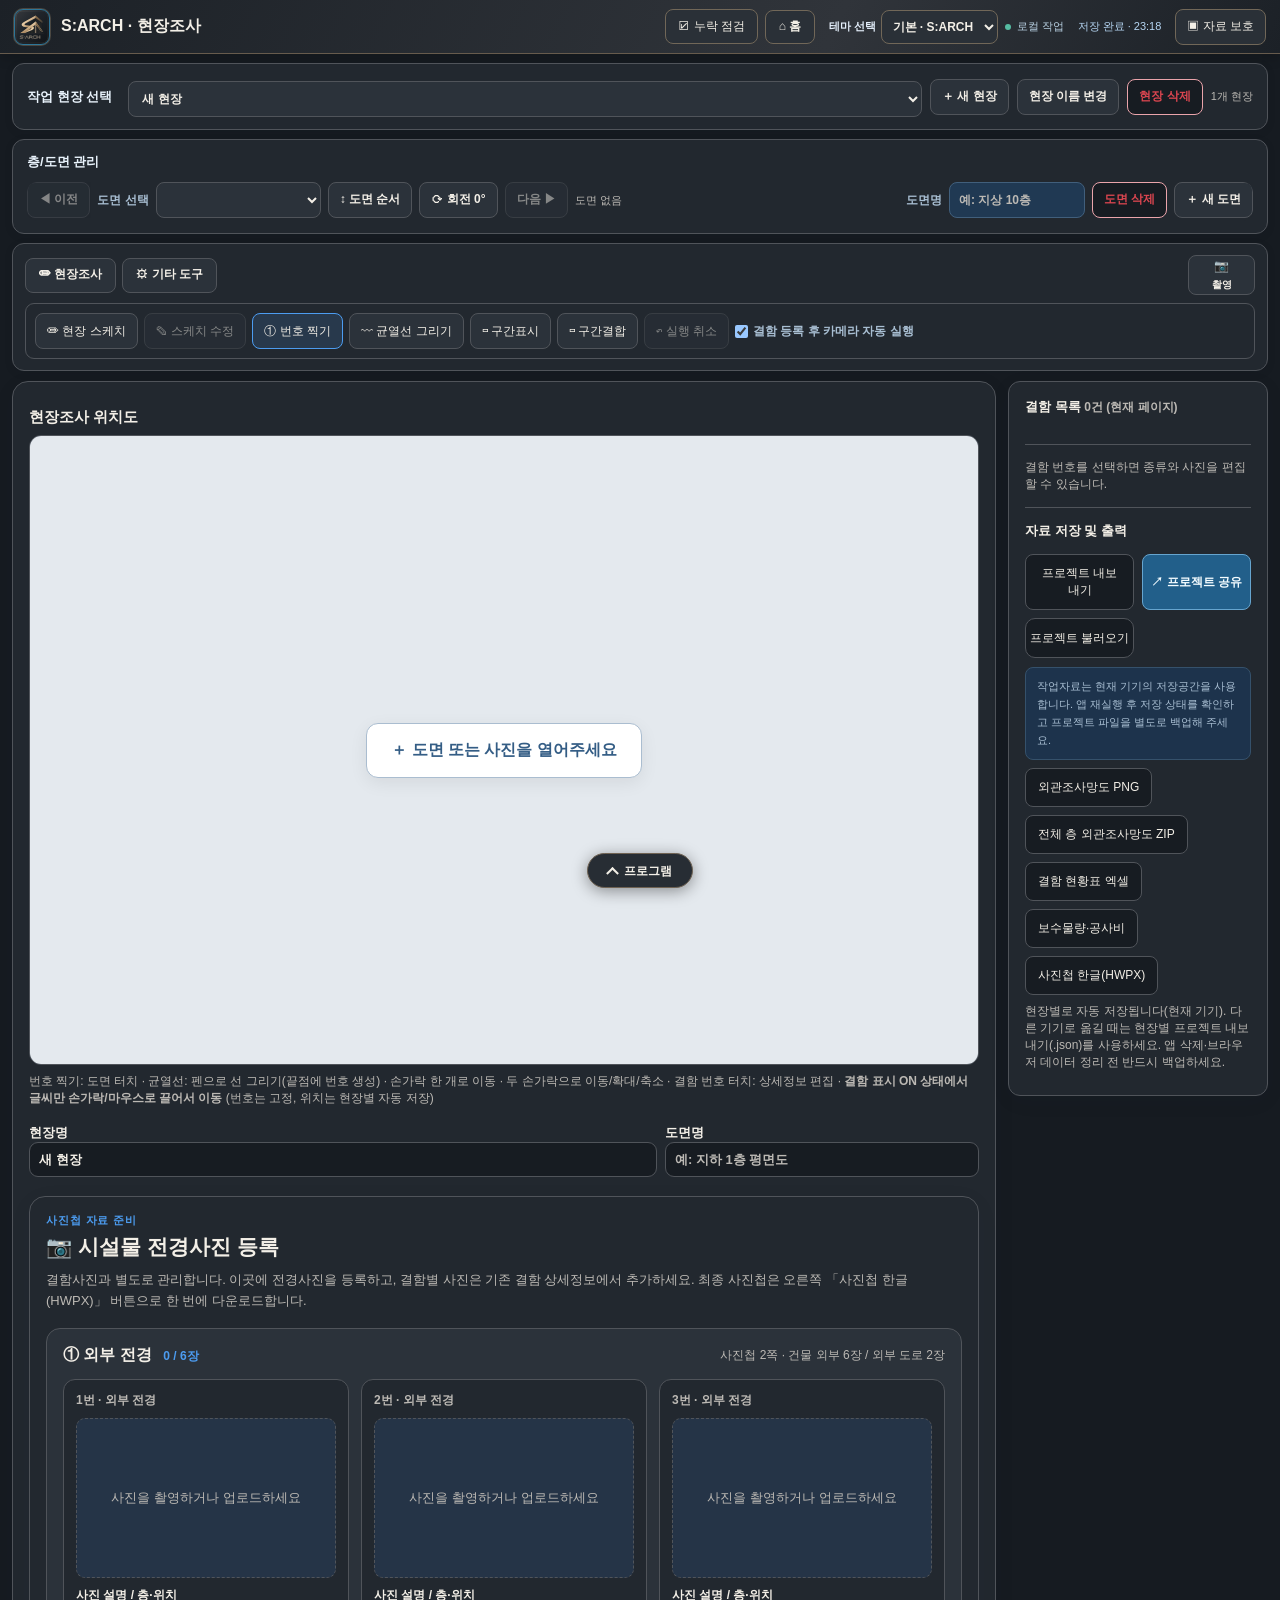
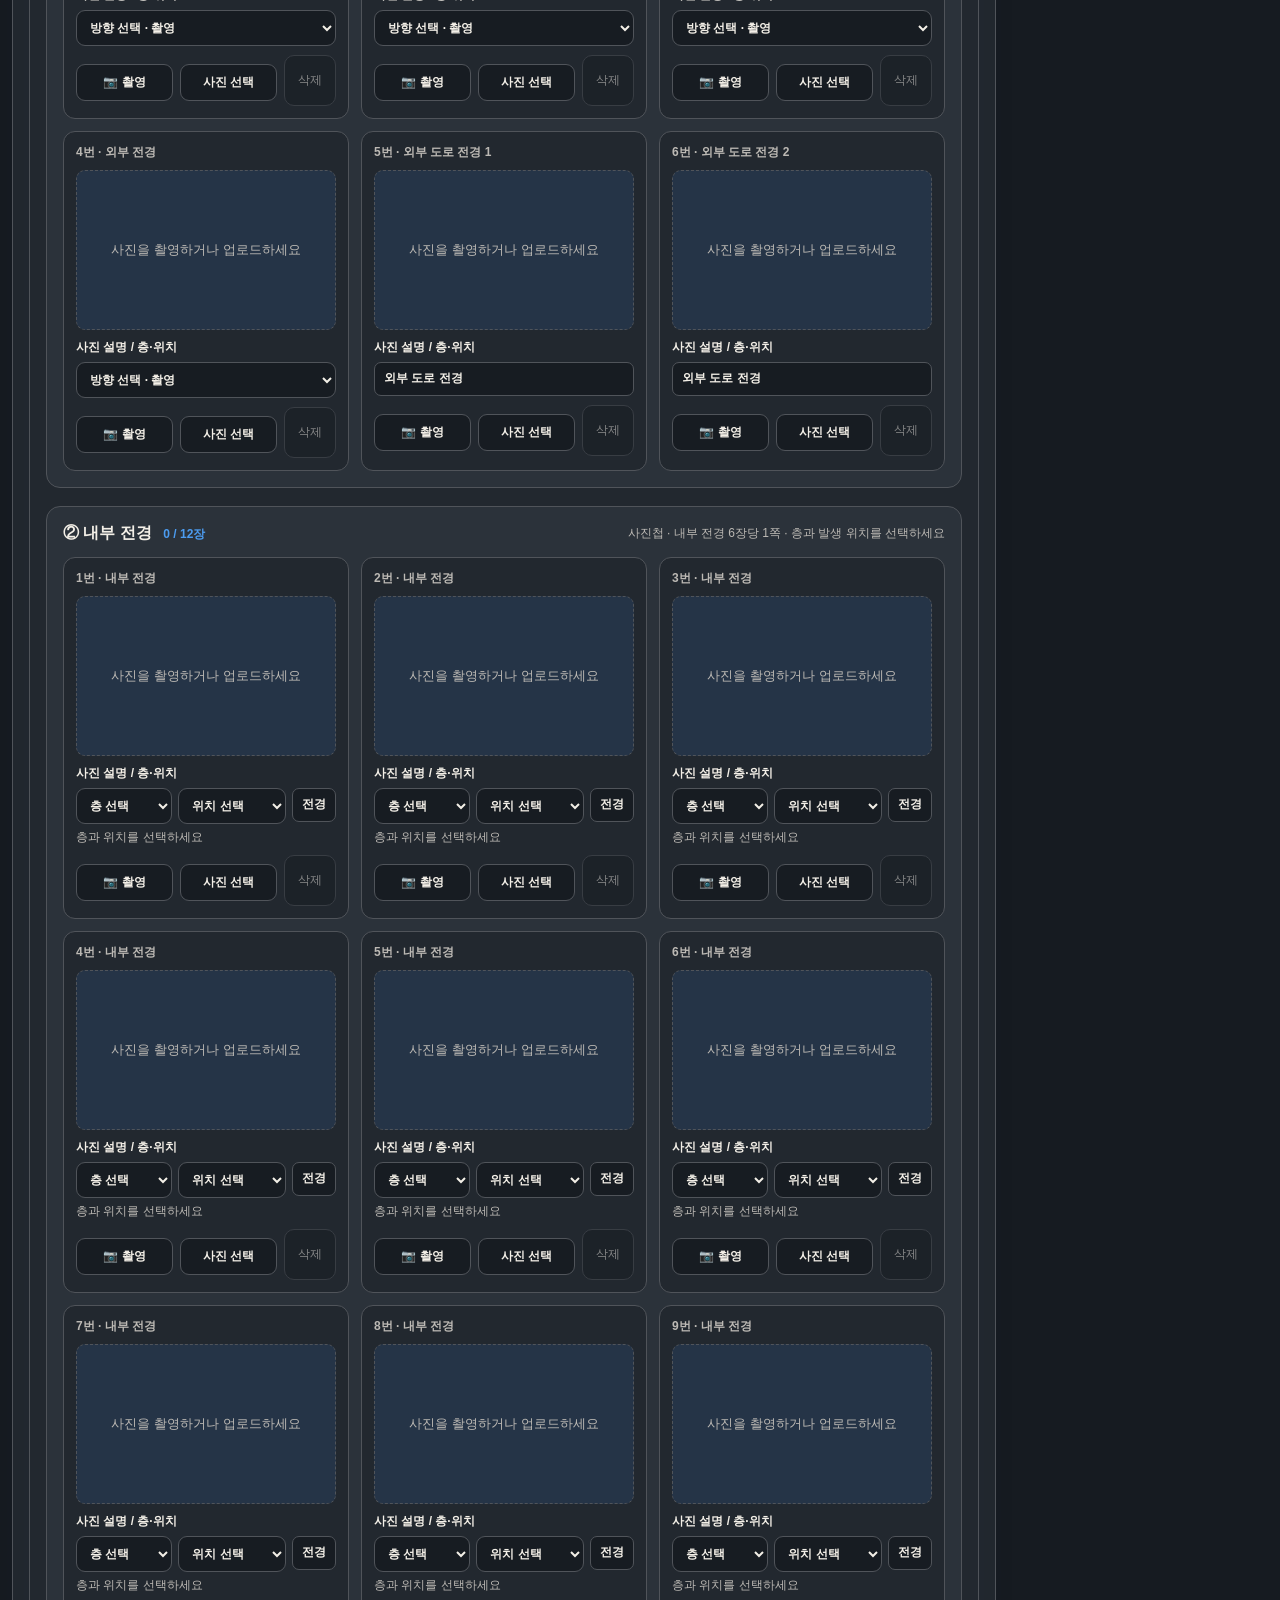
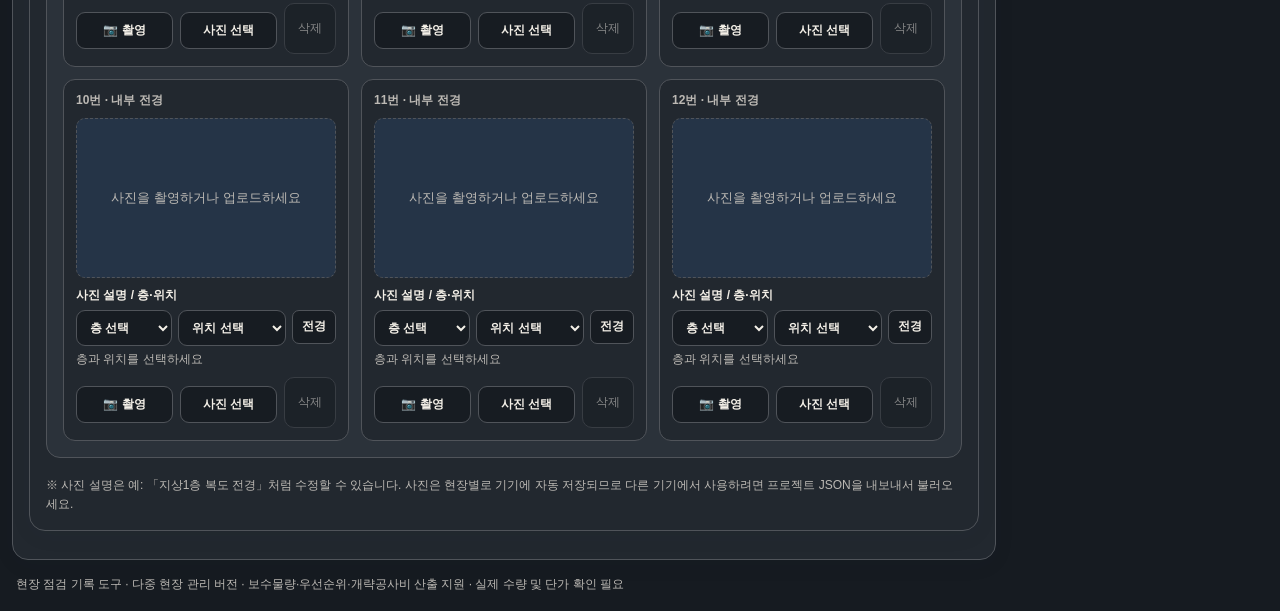
<file: survey/index.html>
<!doctype html><html class="sarch-native-brand" data-module="survey" lang="ko"><head><meta charset="utf-8"><meta name="viewport" content="width=device-width,initial-scale=1,maximum-scale=1,user-scalable=no"><meta name="theme-color" content="#20252b"><title>S:ARCH · 현장조사</title><link rel="manifest" href="./manifest.webmanifest?v=155"><link rel="apple-touch-icon" href="../smetric-icon-180.png?v=196"><meta name="apple-mobile-web-app-capable" content="yes"><meta name="apple-mobile-web-app-status-bar-style" content="default"><style>
:root{font-family:'돋움',Dotum,'DotumChe',sans-serif;color:#182b3b;background:#eef2f6}*{box-sizing:border-box}body{margin:0}header{background:#12304b;color:white;padding:12px 16px;display:flex;gap:12px;align-items:center;flex-wrap:wrap}header strong{font-size:18px}button,.button{border:1px solid #c5d1db;background:white;color:#20374a;border-radius:9px;padding:9px 12px;font:inherit;cursor:pointer}button.primary,.button.primary{background:#1874ba;color:white;border-color:#1874ba}button.active{background:#d8eaff;border-color:#1874ba}button.danger{color:#a62626;border-color:#e9b2b2}input,select,textarea{font:inherit;padding:9px;border:1px solid #cbd5df;border-radius:8px;width:100%;background:white}label{font-size:13px;font-weight:700;display:block;margin:9px 0 5px}.app{display:grid;grid-template-columns:minmax(0,1fr) 340px;gap:12px;padding:12px;max-width:1700px;margin:auto}.panel{background:white;border:1px solid #d8e1e8;border-radius:12px;padding:12px;min-width:0}.toolbar{display:flex;flex-wrap:wrap;gap:7px;margin-bottom:10px}.board{height:min(70vh,850px);min-height:390px;overflow:hidden;background:#d9e0e5;position:relative;touch-action:none;border:1px solid #cbd5df;border-radius:8px}.board canvas{width:100%;height:100%;display:block;touch-action:none}.hint{font-size:12px;color:#53697c;margin:8px 0}.title{font-weight:800;font-size:17px;margin-bottom:8px}.row{display:flex;gap:8px;align-items:center;flex-wrap:wrap}.row>*{flex:1}.row button{flex:initial}.photos{display:grid;grid-template-columns:repeat(3,1fr);gap:7px;margin-top:8px}.photo{position:relative}.photo img{width:100%;height:92px;object-fit:cover;border-radius:7px}.photo button{position:absolute;right:3px;top:3px;padding:2px 8px;background:#fff;color:#bd2222;border:1px solid #d4d4d4;border-radius:50%;z-index:2}.photo button:not(.photo-delete-show){opacity:0;pointer-events:none}.photo:focus-within button,.photo:hover button,.photo.photo-open button{opacity:1;pointer-events:auto}.list{max-height:240px;overflow:auto}.item{display:flex;align-items:center;gap:8px;flex:1;min-width:0;margin:5px 0;text-align:left}.list{display:grid;grid-template-columns:minmax(0,1fr) auto;column-gap:4px;align-items:center}.num{background:#145eaa;color:white;border-radius:50%;width:22px;height:22px;display:grid;place-items:center;font-size:12px;flex:none}.item.active{background:#e7f2ff}.muted{color:#657b8b;font-size:12px}.small{font-size:12px}#status{font-size:12px;color:#d6e8f6;margin-left:auto}footer{padding:6px 16px 18px;color:#61788a;font-size:12px}.hidden{display:none!important}@media(max-width:850px){.app{grid-template-columns:1fr}.board{height:55vh;min-height:350px}#status{width:100%}}@media print{header,.toolbar,aside,footer,.hint{display:none!important}.app{display:block}.board{height:85vh}}
 .pagebar{display:flex;align-items:center;gap:7px;flex-wrap:wrap;margin-bottom:9px;background:#f0f5fa;padding:8px;border-radius:9px}.pagebar select{width:auto;min-width:140px;max-width:250px}.pagebar input{width:140px}.pagebar button{padding:7px 9px}.pagebar .muted{font-size:11px}  .projectbar{display:flex;align-items:end;gap:8px;flex-wrap:wrap;background:#eaf1f8;border:1px solid #cad9e7;border-radius:10px;padding:10px;margin:0 0 10px}.projectbar label{margin:0;flex:1;min-width:170px}.projectbar button{white-space:nowrap}.projectbar select{margin-top:5px}.danger-note{font-size:12px;color:#a33} 
#repairModal{position:fixed;inset:0;background:#102233b8;z-index:100;display:none;align-items:center;justify-content:center;padding:12px}
#repairModal.open{display:flex}.repairWindow{background:white;border-radius:14px;width:min(1180px,100%);max-height:94vh;overflow:auto;padding:18px;box-shadow:0 15px 50px #0004}
.repairWindow h2{margin:0 0 8px;font-size:21px}.repairWindow h3{margin:18px 0 8px}.repairWindow .repairTools{display:flex;gap:8px;flex-wrap:wrap;align-items:center;margin:10px 0}
.repairTable{border-collapse:collapse;width:100%;font-size:12px;min-width:890px}.sm180CostTable{min-width:1400px}.repairScroll thead th{position:sticky;top:0;z-index:1;background:#e8eef5}.repairTable th,.repairTable td{border:1px solid #cdd8e2;padding:5px;text-align:center}.repairTable th{background:#e8eef5}.repairTable td:nth-child(2){text-align:left}.repairTable input,.repairTable select{font-size:12px;padding:5px;min-width:65px}.repairTable input[type=number]{width:82px}.repairTable .warning{color:#9a4d09;background:#fff4e2}.repairScroll{overflow:auto;max-height:54vh}.repairSummary{display:flex;flex-wrap:wrap;gap:12px;margin-top:12px}.repairSummary>div{background:#f0f5fa;padding:10px;border-radius:9px;min-width:140px}.repairNote{font-size:12px;color:#6c4d25;background:#fff6e7;border-radius:7px;padding:10px;margin-top:9px}
@media print{body.repairPrinting header,body.repairPrinting main,body.repairPrinting footer{display:none!important}body.repairPrinting #repairModal{position:static;display:block!important;background:white;padding:0}body.repairPrinting .repairWindow{box-shadow:none;max-height:none;overflow:visible;width:100%;padding:0}body.repairPrinting .repairTools{display:none}body.repairPrinting .repairScroll{max-height:none;overflow:visible}body.repairPrinting .repairTable{min-width:0;font-size:9px}body.repairPrinting .repairTable input,body.repairPrinting .repairTable select{border:0;padding:0;font-size:9px}}

#sketchModal{position:fixed;inset:0;background:#102233c9;z-index:120;display:none;align-items:center;justify-content:center;padding:10px}
#sketchModal.open{display:flex}.sketchWindow{background:#fff;border-radius:13px;width:min(1100px,100%);max-height:96dvh;display:flex;flex-direction:column;padding:12px;gap:9px}
.sketchTools{display:flex;flex-wrap:wrap;gap:6px;align-items:center}.sketchTools button{padding:8px 11px}.sketchTools label{margin:0;font-size:12px;display:flex;align-items:center;gap:5px}.sketchTools input{width:65px;padding:6px}
.sketchPalette{display:flex;align-items:center;gap:5px;flex-wrap:wrap}.sketchPalette button{width:30px;height:30px;padding:0;border-radius:50%;border:2px solid #d0d9e3;box-shadow:inset 0 0 0 2px white}.sketchPalette button.chosen{outline:2px solid #2563eb;outline-offset:2px}.sketchTip{font-size:12px;color:#52677a}#sketchCanvas{width:100%;height:auto;min-height:0;aspect-ratio:16/11;background:#fff;border:1px solid #b9c7d5;border-radius:5px;touch-action:none;display:block;object-fit:contain;object-position:center center;flex-shrink:1}

/* v21: 독립 기기별 테마 및 간결한 현장 대시보드 */
:root{--app-bg:#edf3f9;--surface:#ffffff;--surface-soft:#f2f6fc;--field:#fff;--ink:#1b2d46;--muted:#60748e;--line:#d6e1ee;--accent:#176ac2;--accent-hover:#0e57a6;--header:#112e4b;--board:#e3eaf3;color-scheme:light}
body{background:var(--app-bg)!important;color:var(--ink)!important;transition:background .18s,color .18s}
header{background:var(--header)!important;min-height:62px;padding:12px 22px!important;box-shadow:0 3px 16px #06182a1c}
header strong{font-size:19px;letter-spacing:-.5px}
header .small{opacity:.8}
.theme-picker{display:flex;align-items:center;gap:8px;margin-left:auto}
.theme-picker label{margin:0;color:#dceafa;font-size:12px;white-space:nowrap}
.theme-picker select{width:132px;background:#ffffff18!important;border:1px solid #ffffff40!important;color:white!important;padding:8px 10px;border-radius:9px}
.theme-picker select option{color:#1b2d46;background:white}
#status{margin-left:0!important;white-space:nowrap;color:#b8d3ef!important;min-width:0;font-size:11px!important}
.app{gap:16px!important;padding:16px!important;max-width:1800px!important;grid-template-columns:minmax(0,1fr) 340px!important}
.panel{background:var(--surface)!important;border:1px solid var(--line)!important;border-radius:16px!important;padding:16px!important;box-shadow:0 5px 25px #102c4a0b}
button,.button{background:var(--field)!important;color:var(--ink)!important;border:1px solid var(--line)!important;border-radius:10px!important;padding:10px 12px;transition:background .15s,border-color .15s,transform .12s}
button:hover,.button:hover{border-color:var(--accent)!important;background:var(--surface-soft)!important}
button:active{transform:translateY(1px)}
button.primary,.button.primary{background:var(--accent)!important;border-color:var(--accent)!important;color:white!important}
button.primary:hover{background:var(--accent-hover)!important}
button.active{background:color-mix(in srgb,var(--accent) 15%,var(--surface))!important;border-color:var(--accent)!important;color:var(--ink)!important}
button.danger{color:#dc4650!important;border-color:#eaa4ab!important}
input,select,textarea{background:var(--field)!important;color:var(--ink)!important;border:1px solid var(--line)!important;border-radius:9px!important}
input::placeholder,textarea::placeholder{color:var(--muted)}
.projectbar,.pagebar{background:var(--surface-soft)!important;border:1px solid var(--line)!important;border-radius:12px!important;padding:12px!important}
.toolbar{padding:6px 0 12px;border-bottom:1px solid var(--line);margin-bottom:12px!important}
.board{background:var(--board)!important;border:1px solid var(--line)!important;border-radius:12px!important}
.title{color:var(--ink)!important;margin-bottom:14px!important}
.muted,.hint,.sketchTip{color:var(--muted)!important}
.item{border-radius:9px}.item.active{background:var(--surface-soft)!important}
#editor{color:var(--ink)}
.repairWindow,.sketchWindow{background:var(--surface)!important;color:var(--ink)!important}
.repairTable th,.repairSummary>div{background:var(--surface-soft)!important;color:var(--ink)!important}
.repairTable td,.repairTable th{border-color:var(--line)!important}
#albumModal>div{background:var(--surface)!important;color:var(--ink)!important}
hr{border-color:var(--line)!important}
footer{color:var(--muted)!important}
body[data-theme="dark"]{--app-bg:#0d1522;--surface:#172335;--surface-soft:#202f44;--field:#1b2a3e;--ink:#e9f1fb;--muted:#afc0d3;--line:#34465c;--accent:#4c9cf0;--accent-hover:#267fda;--header:#080f1c;--board:#253447;color-scheme:dark}
body[data-theme="navy"]{--app-bg:#10253d;--surface:#193651;--surface-soft:#25445f;--field:#1c3b56;--ink:#eff7ff;--muted:#c1d3e5;--line:#365a77;--accent:#45a4ed;--accent-hover:#258bd3;--header:#081c30;--board:#294763;color-scheme:dark}
body[data-theme="forest"]{--app-bg:#eaf3ed;--surface:#fff;--surface-soft:#eff6f0;--field:#fff;--ink:#183b30;--muted:#547568;--line:#cddfd4;--accent:#267a59;--accent-hover:#166347;--header:#173e33;--board:#dce9e0;color-scheme:light}
body[data-theme="dark"] .theme-picker select,body[data-theme="navy"] .theme-picker select{color:white!important}
@media(max-width:950px){.app{grid-template-columns:1fr!important}header{gap:8px}.theme-picker{margin-left:0}#status{margin-left:auto!important}}
@media(max-width:550px){.app{padding:8px!important}.panel{padding:10px!important}.theme-picker label{display:none}header{padding:10px!important}header strong{font-size:16px}.theme-picker select{width:105px}#status{width:auto!important;font-size:10px}}
@media print{.theme-picker{display:none!important}body{background:white!important;color:black!important}}

/* v22: 결함표시 레이블은 캔버스에 글씨만 그리며 도면을 가리지 않음 */
/* v22: 출력 작업 버튼 - 모든 테마에서 동일한 무채색 윤곽 버튼 */
#repairReport,#albumOpen,#albumHwpx{
  background:var(--field)!important;
  color:var(--ink)!important;
  border-color:var(--line)!important;
  box-shadow:none!important;
  font-weight:normal;
}
#repairReport:hover,#albumOpen:hover,#albumHwpx:hover{
  background:var(--surface-soft)!important;
  color:var(--ink)!important;
  border-color:var(--accent)!important;
}
/* 사용자 선택용 추가 테마 6종 */
body[data-theme="slate"]{--app-bg:#e8edf2;--surface:#ffffff;--surface-soft:#eef1f5;--field:#ffffff;--ink:#263442;--muted:#697d8d;--line:#cbd5de;--accent:#4d6b86;--accent-hover:#35516c;--header:#263948;--board:#dce4eb;color-scheme:light}
body[data-theme="ocean"]{--app-bg:#e5f4f7;--surface:#faffff;--surface-soft:#e8f5f6;--field:#ffffff;--ink:#123f4b;--muted:#4f7780;--line:#bedde2;--accent:#087f96;--accent-hover:#006579;--header:#075060;--board:#d6eaf0;color-scheme:light}
body[data-theme="sand"]{--app-bg:#f5f0e8;--surface:#fffcf6;--surface-soft:#f5eee3;--field:#fffdf8;--ink:#40362e;--muted:#827364;--line:#dfd2c2;--accent:#916b4e;--accent-hover:#745038;--header:#514337;--board:#eee3d5;color-scheme:light}
body[data-theme="lavender"]{--app-bg:#f2effb;--surface:#fffaff;--surface-soft:#f1edfb;--field:#ffffff;--ink:#302b4b;--muted:#736b98;--line:#ddd4ef;--accent:#7155a4;--accent-hover:#5b408d;--header:#322b51;--board:#e5dffa;color-scheme:light}
body[data-theme="rose"]{--app-bg:#faf0f0;--surface:#fffafa;--surface-soft:#fbefef;--field:#ffffff;--ink:#4b303a;--muted:#96717d;--line:#ead1da;--accent:#ab607d;--accent-hover:#914763;--header:#573647;--board:#f3e1e6;color-scheme:light}
body[data-theme="graphite"]{--app-bg:#14171b;--surface:#22272d;--surface-soft:#2d343c;--field:#292e35;--ink:#f2f5f7;--muted:#b4c1cb;--line:#46515b;--accent:#a1b9d1;--accent-hover:#cad9e7;--header:#0b0e12;--board:#303841;color-scheme:dark}
.theme-picker select{width:142px!important;max-width:45vw}
.theme-picker select option{background:#fff;color:#1b2d46}
body[data-theme="graphite"] .theme-picker select{color:#fff!important}
@media(max-width:550px){.theme-picker select{width:116px!important}}

/* v23: 구조/비구조 색상, 라벨 이동, 공사비 주석 */
.annotationLegend{display:inline-flex;align-items:center;gap:9px;font-size:12px;white-space:nowrap;padding:5px 4px}
.annotationLegend .red-dot{color:#ed0028}.annotationLegend .purple-dot{color:#8700dc}.annotationLegend .blue-dot{color:#1554a4}
#canvas{cursor:crosshair} .repair-unpriced{background:var(--surface-soft,#f5f8fb);border:1px solid var(--line,#cbd5e1);border-radius:8px;padding:10px;grid-column:1/-1;color:var(--ink,#162e45)}
#repairCostRows small{display:block;max-width:340px;white-space:normal;line-height:1.45}#repairCostRows td:nth-child(7){min-width:220px}
@media(max-width:850px){.annotationLegend{font-size:10px;gap:5px}}

/* v25: 전경사진 별도 등록 공간 (외부/내부 분류, 현장별 저장) */
.front-workspace{grid-column:auto;order:0;scroll-margin-top:16px;margin:14px 0 12px;width:100%;max-width:100%;}
.front-heading{display:flex;justify-content:space-between;align-items:center;gap:14px;margin-bottom:16px}
.front-heading h2{font-size:21px;margin:5px 0 8px;color:var(--ink)}
.front-heading p{font-size:13px;line-height:1.65;margin:0;color:var(--muted)}
.front-eyebrow{font-size:11px;font-weight:700;color:var(--accent);letter-spacing:.08em}
.front-heading button{flex-shrink:0}
.front-group{padding:16px;background:var(--surface-soft);border:1px solid var(--line);border-radius:14px;margin:12px 0 18px}
.front-group-title{display:flex;align-items:center;justify-content:space-between;flex-wrap:wrap;gap:8px;margin-bottom:13px}
.front-group-title h3{font-size:16px;margin:0;color:var(--ink)}
.front-group-title>span{font-size:12px;color:var(--muted)}
.front-count{font-size:12px;color:var(--accent);margin-left:7px}
.front-photo-grid{display:grid;grid-template-columns:repeat(3,minmax(0,1fr));gap:12px}
.front-photo-card{min-width:0;padding:12px;border:1px solid var(--line);background:var(--surface);border-radius:12px;display:flex;flex-direction:column;gap:9px}
.front-photo-card .front-slot-name{font-size:12px;font-weight:700;color:var(--muted)}
.front-photo-card .front-photo-preview{height:160px;border:1px dashed var(--line);border-radius:9px;background:var(--board);display:flex;align-items:center;justify-content:center;overflow:hidden;color:var(--muted);font-size:13px;text-align:center}
.front-photo-preview img{width:100%;height:100%;object-fit:cover}
.front-photo-card .front-label{display:block;font-size:12px;font-weight:700;color:var(--ink)}
.front-photo-card .front-label input,.front-photo-card .front-label select{display:block;margin-top:6px;width:100%;min-width:0;padding:9px;font-size:12px}
.front-description-fields{display:grid;grid-template-columns:minmax(0,1fr) minmax(0,1.12fr) auto;gap:6px;align-items:start}
.front-description-fields>div{min-width:0}
.front-description-fields .front-inline-custom{display:flex;align-items:center;gap:4px;min-width:0}
.front-description-fields .front-inline-custom[hidden],.front-photo-card .front-label select[hidden]{display:none!important}
.front-description-fields .front-inline-custom input{flex:1;min-width:0;width:0}
.front-description-fields .front-inline-custom button{flex:0 0 auto;margin-top:6px;padding:7px 6px;min-width:24px;font-size:12px;line-height:1.2}
.front-photo-card .front-label .front-fixed{display:flex;align-items:center;justify-content:center;min-height:34px;margin-top:6px;padding:7px 9px;border:1px solid var(--line);border-radius:7px;background:var(--field);color:var(--ink);white-space:nowrap;font-size:12px}
.front-photo-card .front-label .front-fixed.road{justify-content:flex-start}
.front-photo-card .front-label input[hidden]{display:none!important}
.front-photo-card .front-caption-preview{margin-top:5px;color:var(--muted);font-weight:400;overflow-wrap:anywhere;min-height:1.35em}
.front-photo-card .front-legacy{font-size:11px;color:var(--muted);margin-top:4px}
.front-photo-actions{display:flex;gap:7px;flex-wrap:wrap}
.front-photo-actions label,.front-photo-actions button{display:inline-flex;align-items:center;justify-content:center;cursor:pointer;flex:1;min-width:90px;font-size:12px;padding:9px 7px!important;text-align:center;border:1px solid var(--line);border-radius:9px;background:var(--field);color:var(--ink)}
.front-photo-actions label:hover{border-color:var(--accent);background:var(--surface-soft)}
.front-photo-actions button{flex:0 0 auto;min-width:52px}
.front-photo-actions button:disabled{opacity:.5;cursor:default}
.front-photo-actions input[type=file]{position:absolute;opacity:0;width:1px;height:1px;pointer-events:none}
.front-note{font-size:12px;line-height:1.6;color:var(--muted);margin:6px 0 0}
#sm170RectBtn,#sm170JoinBtn{white-space:nowrap}#sm170RectBtn.active,#sm170JoinBtn.active{background:#2567a8!important;color:#fff!important}#sm163MergeToggle,#sm163MergeRemove{font-weight:700;white-space:nowrap}#sm163MergeToggle.active{background:#237bd0!important;color:white!important}#sm163MergeRemove:disabled{opacity:.5}#sm163MergeStatus{color:#d8e9ff;font-size:11px;max-width:190px}
@media(max-width:900px){.front-photo-grid{grid-template-columns:repeat(2,minmax(0,1fr))}}
@media(max-width:580px){.front-heading{align-items:flex-start;flex-direction:column}.front-photo-grid{grid-template-columns:1fr}.front-photo-card .front-photo-preview{height:190px}}
@media print{.front-workspace{display:none!important}}
.quick-defect,.quick-camera-toggle{display:inline-flex;align-items:center;gap:5px;font-size:12px;white-space:nowrap}.quick-defect select{min-width:100px;max-width:160px}.quick-camera-toggle input{width:auto;margin:0}.quick-presets{display:flex;gap:5px;flex-wrap:wrap;align-items:center;margin:5px 0 8px}.quick-presets select{min-width:0;max-width:100%;flex:1}.quick-presets small{color:var(--muted,#64748b)}</style><style>html,body,button,input,select,textarea{font-family:Dotum,"돋움",sans-serif!important}</style><style id="smetric-shell-unify-v39">
.smetric-app-header,.sm-topbar{display:flex;align-items:center;justify-content:space-between;gap:12px;flex-wrap:wrap;min-height:58px;padding:10px 16px;background:#112238!important;color:#f4f8ff!important;border-bottom:1px solid #2c4460!important}
.smetric-brand,.sm-topbar .brand{font-size:18px;font-weight:700;color:#fff;letter-spacing:-.2px}
.smetric-head-controls,.sm-topbar .right{display:flex;align-items:center;justify-content:flex-end;gap:10px;flex-wrap:wrap;margin-left:auto}
.smetric-head-controls label,.sm-topbar .right label{display:inline-flex;align-items:center;gap:7px;white-space:nowrap;font-size:12px;color:#e5f0fc!important;margin:0!important}
.smetric-head-controls select,.sm-topbar .right select{background:#23354c!important;color:white!important;border:1px solid #526a84!important;border-radius:8px!important;padding:8px!important;min-height:37px;max-width:155px}
.smetric-home,.sm-topbar .home{display:inline-flex!important;align-items:center;justify-content:center;gap:7px;background:#fff!important;color:#15345a!important;border:1px solid #d8e5f2!important;border-radius:9px!important;padding:8px 13px!important;text-decoration:none!important;font-size:13px!important;font-weight:bold!important;line-height:1.3!important;white-space:nowrap;min-height:37px;box-shadow:0 2px 8px #00000010}
.smetric-home:hover,.sm-topbar .home:hover{background:#e9f4ff!important;color:#15559b!important}
@media(max-width:620px){.smetric-app-header,.sm-topbar{padding:9px 12px!important}.smetric-head-controls,.sm-topbar .right{gap:6px}.smetric-head-controls label,.sm-topbar .right label{font-size:11px}.smetric-home,.sm-topbar .home{padding:8px 10px!important}.smetric-head-controls select,.sm-topbar .right select{max-width:115px}}
</style><style id="smetric-safety-style-v40">
.sm-save-indicator{font-size:11px;color:#b6d6f3!important;white-space:nowrap;min-width:0}
.sm-save-indicator.warning{color:#ffc2c2!important}
.sm-error-banner{position:fixed;right:16px;bottom:18px;z-index:99999;width:min(420px,calc(100vw - 32px));padding:15px 16px;background:#fff4f3;color:#59262b;border:1px solid #eab4b4;border-radius:13px;box-shadow:0 18px 44px #0006;display:none;font:13px/1.5 Dotum,돋움,sans-serif}
.sm-error-banner.open{display:block}.sm-error-banner strong{font-size:14px;display:block;margin-bottom:4px}.sm-error-banner button{margin-top:8px!important;margin-right:6px!important;padding:8px 10px!important;background:white!important;color:#173753!important;border:1px solid #d2dae4!important;border-radius:8px!important}
.sm-finger-toggle{display:inline-flex!important;align-items:center!important;gap:6px!important;font-size:12px!important;white-space:nowrap!important;color:inherit!important;margin:0!important}
.sm-finger-toggle input{width:17px!important;height:17px!important;min-height:0!important;accent-color:#4e9ef4!important}
@media print{.sm-error-banner,.sm-save-indicator{display:none!important}}
</style><script id="smetric-safety-runtime-v40">(function(){'use strict';var errs=[];var banner=null;var lastWarn=0;
function getBanner(){if(banner)return banner;banner=document.createElement('div');banner.className='sm-error-banner';banner.setAttribute('role','alert');banner.innerHTML='<strong>작업 중 오류가 발생했습니다</strong><div id="sm-error-text"></div><button type="button" id="sm-error-copy">오류 내용 복사</button><button type="button" id="sm-error-close">닫기</button>';document.body.appendChild(banner);banner.querySelector('#sm-error-close').onclick=function(){banner.classList.remove('open')};banner.querySelector('#sm-error-copy').onclick=function(){var text=errs.slice(-5).map(x=>x.time+' | '+x.type+' | '+x.message).join('\n');if(navigator.clipboard&&navigator.clipboard.writeText){navigator.clipboard.writeText(text).catch(function(){window.prompt('오류 내용',text)})}else window.prompt('오류 내용',text)};return banner}
function error(type,detail){var msg=String((detail&&detail.message)||detail||'알 수 없는 오류').slice(0,360);var item={time:new Date().toLocaleString('ko-KR'),type:type,message:msg};errs.push(item);if(errs.length>15)errs.shift();var now=Date.now();if(now-lastWarn<900)return;lastWarn=now;var b=getBanner();b.querySelector('#sm-error-text').textContent=type+': '+msg+' · 작업 자료를 백업해 주세요.';b.classList.add('open');console.warn('[SMETRIC]',type,msg)}
function status(msg,warning){var el=document.getElementById('smSaveIndicator');if(!el)return;el.textContent=msg;el.classList.toggle('warning',!!warning)}
var lastEstimate=0;function ok(){var when=new Date();status('저장 완료 · '+String(when.getHours()).padStart(2,'0')+':'+String(when.getMinutes()).padStart(2,'0'));if(navigator.storage&&navigator.storage.estimate&&Date.now()-lastEstimate>60000){lastEstimate=Date.now();navigator.storage.estimate().then(function(e){if(e.quota&&e.usage/e.quota>.85){status('저장 공간 주의 · 백업 권장',true)}}).catch(function(){})}}
function failed(e){status('저장 실패 · 백업 필요',true);error('저장 실패',e)}
window.SMETRICSafety={ok:ok,failed:failed,error:error,status:status};
window.addEventListener('error',function(e){if(e.message&&e.message!=='Script error.')error('프로그램 오류',e.message)});
window.addEventListener('unhandledrejection',function(e){error('비동기 작업 오류',e.reason)});
})();</script><style id="smetric-quality-consistent-v40">
.sm-quality-bar{display:flex;align-items:center;flex-wrap:wrap;gap:12px;background:#172337;border:1px solid #324760;border-radius:14px;padding:14px 16px;margin:12px 10px;color:#f1f6fd}
.sm-quality-bar strong{font-size:13px;min-width:90px}.sm-quality-bar span{flex:1;font-size:12px;color:#acbfd3;min-width:190px}
.sm-quality-bar button{margin-left:auto;min-width:96px;background:#203249;color:#f1f6fd;border:1px solid #405571;border-radius:9px;padding:10px 12px;cursor:pointer}
.sm-quality-bar button:hover{background:#304a68}
body[data-theme="light"] .sm-quality-bar{background:#fff;color:#1b3049;border-color:#d1deeb}
body[data-theme="light"] .sm-quality-bar span{color:#5b728a}
body[data-theme="light"] .sm-quality-bar button{background:#f7faff;color:#1f4169;border-color:#cad8e9}
@media(max-width:550px){.sm-quality-bar strong{min-width:0}.sm-quality-bar span{min-width:110px}}
</style><meta name="smetric-build" content="v41-20261029">
<style id="sm155-marker-size-style">
#sm156MarkerSizeWrap[hidden]{display:none!important}
.sm-utility-actions .sm155-marker-size{display:inline-flex;flex:0 1 auto;align-items:center;gap:7px;min-height:39px;max-width:100%;padding:4px 9px;border:1px solid var(--line,#425974);border-radius:9px;background:var(--field,#1c3048);color:var(--ink,#e8f1fc);vertical-align:middle}
.sm155-marker-scope{font-size:12px;font-weight:600;white-space:nowrap}
#sm155MarkerSize{appearance:auto!important;-webkit-appearance:auto!important;display:block!important;min-width:75px;width:135px;max-width:24vw;height:23px!important;padding:0!important;margin:0!important;border:0!important;background:transparent!important;accent-color:#4f9ff5;cursor:pointer;touch-action:pan-x}
#sm155SizeValue{font-size:12px;min-width:39px;text-align:right;font-variant-numeric:tabular-nums}
#sm155SizeAll{padding:5px 8px!important;min-height:28px!important;font-size:11px!important;line-height:1!important}
@media(max-width:620px){.sm-utility-actions .sm155-marker-size{flex-wrap:wrap;gap:5px;padding:5px 7px}#sm155MarkerSize{width:115px;max-width:34vw}}
</style>
<style id="sm-survey-compact-v42">
.sm-hidden-control{display:none!important}
.sm-survey-tools{border:1px solid #324760;border-radius:12px;background:#19283b;padding:9px 12px;margin:8px 0 10px;color:#f0f6fd}
.sm-mode-tabs{display:flex;gap:7px;margin-bottom:7px}
.sm-mode-tabs button{font-size:13px;padding:8px 13px;background:#23354c;color:#d8e6f5;border:1px solid #435d78}
.sm-mode-tabs .sm-tab-active{background:#327fd3!important;color:#fff!important;border-color:#327fd3!important}
.sm-tool-columns{display:grid;grid-template-columns:1fr;gap:6px}
.sm-tool-group{display:flex;align-items:center;flex-wrap:wrap;gap:9px;padding:7px 0;transition:opacity .18s}
.sm-tool-group-title{font-size:12px;font-weight:bold;white-space:nowrap;color:#afc7df;min-width:92px}
.sm-field-actions,.sm-utility-actions{display:flex;gap:7px;align-items:center;flex-wrap:wrap}
.sm-tool-group.sm-tool-collapsed{opacity:.75;padding:2px 0}
.sm-tool-collapsed .sm-field-actions,.sm-tool-collapsed .sm-utility-actions,.sm-tool-collapsed>.quick-camera-toggle{display:none!important}
.sm-tool-collapsed .sm-tool-group-title{font-size:11px}
.sm-tool-group .quick-camera-toggle{margin:0!important;font-size:12px!important}
.sm-camera-main{padding:13px 21px!important;font-size:15px!important;font-weight:bold!important;min-height:47px;border-radius:10px!important}
.sm-board-open{position:absolute;left:50%;top:50%;transform:translate(-50%,-50%);z-index:5;background:#fff!important;border:1px solid #aabdd0!important;border-radius:12px!important;padding:16px 24px!important;color:#345d85!important;font-weight:bold!important;box-shadow:0 5px 18px #00000012}
.sm-board-open:hover{background:#eef6ff!important}
.board{min-height:430px}
.pagebar{margin-top:6px!important;margin-bottom:8px!important}
.sm-survey-tools + .pagebar{margin-top:0!important}
@media(max-width:700px){.sm-survey-tools{padding:8px}.sm-tool-group-title{min-width:auto}.sm-field-actions{width:100%}.sm-camera-main{flex:1}.sm-board-open{max-width:85%;white-space:normal}}
</style>
<style id="smetric-v43-unified-workflow">
.sm43-header-audit{display:inline-flex;align-items:center;justify-content:center;gap:5px;border:1px solid #435a74!important;border-radius:9px!important;background:#22364d!important;color:#e9f2fc!important;padding:8px 12px!important;min-height:37px;white-space:nowrap;font-size:12px!important}
.sm43-header-audit:hover{background:#31516e!important}
.sm43-hide-quality{display:none!important}
.sm43-tool-panel{background:#18293e;border:1px solid #334b65;border-radius:13px;margin:10px 0;padding:12px 14px;color:#e9f3ff}
.sm43-tabs{display:flex;gap:8px;align-items:center;margin-bottom:10px}
.sm43-tab{border:1px solid #415c7c!important;background:#21344d!important;color:#d7e7f8!important;border-radius:9px!important;padding:9px 16px!important;font-weight:600!important;min-height:39px}
.sm43-tab[aria-selected=true]{background:#3386dc!important;border-color:#3386dc!important;color:#fff!important;box-shadow:0 2px 9px #0a294a66}
.sm43-deck{display:flex;align-items:stretch;gap:9px;min-height:58px}
.sm43-group{display:flex;flex-wrap:wrap;align-content:center;align-items:center;gap:8px;overflow:hidden;border-radius:11px;border:1px solid #334d68;background:#20334b;padding:10px 12px;min-width:0;transition:flex-grow .28s ease, flex-basis .28s ease, background-color .28s ease, opacity .28s ease,padding .28s ease;flex:1 1 0}
.sm43-group.sm43-expanded{flex:9 1 0;background:#233953;opacity:1}
.sm43-group.sm43-compact{flex:0 0 105px;opacity:.8;padding:8px;justify-content:center;cursor:pointer}
.sm43-group-title{font-size:11px;color:#bed5ef;white-space:nowrap;min-width:0;width:100%;font-weight:700;letter-spacing:.1px}
.sm43-group.sm43-compact .sm43-group-title{text-align:center;width:auto}
.sm43-group-content{display:flex;flex-wrap:wrap;align-items:center;gap:8px;max-width:100%;opacity:1;transform:scale(1);transform-origin:left center;transition:opacity .2s,transform .25s;overflow:visible}
.sm43-group.sm43-compact .sm43-group-content{opacity:0;transform:scale(.72);max-width:0;max-height:0;overflow:hidden;pointer-events:none}
.sm43-group button{white-space:nowrap}
.sm43-group button:not(.primary):not(.active){background:#1d3049;border:1px solid #425c7c;color:#e5f0fc}
.sm43-group button.primary,.sm43-group button.active{background:#398ce0;border-color:#398ce0;color:#fff}
.sm43-group .sm43-camera{font-size:15px!important;min-height:45px!important;padding:10px 19px!important}
.sm43-group label{display:inline-flex;align-items:center;gap:5px;white-space:nowrap}
.sm43-group .annotationLegend{display:inline-flex;gap:8px}
.sm43-group .sm43-muted-control{font-size:12px}
.sm43-tools-compact .sm43-deck{min-height:54px}
.sm43-tools-compact .sm43-group{padding:8px 10px}
.sm43-group-content .tools,.sm43-group-content .toolbar,.sm43-group-content .controls{background:transparent!important;border:0!important;padding:0!important;margin:0!important;box-shadow:none!important;max-width:none!important}
.sm43-group-content .groupTitle{display:none!important}
.sm43-group-content .tools{display:flex!important;flex-wrap:wrap;align-items:center;gap:8px}
.sm43-group-content .toolbar{display:flex!important;flex-wrap:wrap;align-items:center;gap:8px}
.sm43-group-content .controls{display:flex!important;flex-wrap:wrap;align-items:center;gap:8px}
.sm43-tool-panel + .sheetbar,.sm43-tool-panel + .pagebar{margin-top:8px!important}
.sm43-tool-panel .sm43-group button:focus-visible,.sm43-tab:focus-visible{outline:2px solid #7cb8ff;outline-offset:2px}
@media(max-width:760px){.sm43-tool-panel{padding:9px}.sm43-group.sm43-compact{flex-basis:84px}.sm43-group.sm43-expanded{flex:6 1 0}.sm43-tab{padding:8px 11px!important}.sm43-group-content{gap:6px}.sm43-group button{font-size:12px!important}}
@media(prefers-reduced-motion:reduce){.sm43-group,.sm43-group-content{transition:none!important}}
</style>
<style id="sm44-fix">.sm43-group.sm43-compact{pointer-events:auto!important}.sm43-group.sm43-expanded .sm43-group-content{max-height:none!important;max-width:100%!important;overflow:visible!important}.sm43-group.sm43-compact .sm43-group-content{display:none!important}</style><style id="smetric-survey-v45-style">
.sm45-layout .sm-tool-columns{display:flex!important;align-items:stretch;gap:8px}
.sm45-layout .sm-tool-group{display:flex!important;flex-wrap:wrap!important;align-content:center!important;border:1px solid #38526d;border-radius:11px;padding:10px!important;min-width:0;background:#21354e;transition:flex .28s ease,opacity .25s ease;overflow:hidden}
.sm45-layout .sm-tool-group.sm45-open{flex:1 1 auto!important;opacity:1}
.sm45-layout .sm-tool-group.sm45-shut{flex:0 0 92px!important;opacity:.7;justify-content:center}
.sm45-layout .sm-tool-group.sm45-shut .sm-field-actions,.sm45-layout .sm-tool-group.sm45-shut .sm-utility-actions,.sm45-layout .sm-tool-group.sm45-shut .quick-camera-toggle{display:none!important}
.sm45-layout .sm-tool-group.sm45-open .sm-field-actions,.sm45-layout .sm-tool-group.sm45-open .sm-utility-actions{display:flex!important}
.sm45-layout .sm-tool-group.sm45-shut .sm-tool-group-title{text-align:center;min-width:0;cursor:pointer}
.sm45-layout .sm-tool-group.sm45-open .sm-tool-group-title{width:100%}
.sm45-layout .sm-tool-group .sm-tool-group-title{color:#d3e4fa;font-weight:700}
@media(max-width:700px){.sm45-layout .sm-tool-group.sm45-shut{flex-basis:70px!important}}
</style><style id="smetric-v46-survey">
.sm45-toolbox .sm-tool-columns{flex:1;min-width:0}
.sm45-toolbox{display:flex;flex-wrap:wrap;align-items:stretch;gap:8px}
.sm45-toolbox .sm-mode-tabs{flex-basis:100%;margin-bottom:0}
.sm45-toolbox .sm-tool-group.sm45-expanded .sm-tool-group-title{display:none!important}
.sm45-toolbox .sm-tool-group.sm45-collapsed .sm-tool-group-title{display:block!important}
.sm45-toolbox .sm-tool-group.sm45-expanded{min-height:74px}
.sm46-fixed-camera{flex:0 0 92px!important;min-height:74px!important;display:flex!important;flex-direction:column;align-items:center;justify-content:center;gap:5px;border-radius:11px!important;font-size:23px!important;background:#398de1!important;border-color:#398de1!important;color:white!important}
.sm46-fixed-camera span{font-size:12px;font-weight:700}
.sm46-fixed-camera:hover{background:#2674c4!important}
#renamePage{display:none!important}
@media(max-width:650px){.sm46-fixed-camera{flex-basis:68px!important;min-height:65px!important}}
</style><style id="sm47-empty-open-fix">
#board{position:relative!important}
#smBoardOpen{position:absolute!important;inset:0!important;top:0!important;left:0!important;right:0!important;bottom:0!important;margin:auto!important;width:max-content!important;max-width:90%!important;height:max-content!important;transform:none!important;transition:background-color .15s ease!important;animation:none!important;z-index:10!important}
#smBoardOpen:focus,#smBoardOpen:active,#smBoardOpen:hover{transform:none!important;left:0!important;top:0!important}
</style><script id="sm47-export-margin-helper">
window.SM47Export={
 padded(source,margin=.085){const w=source.width,h=source.height,p=Math.round(Math.max(w,h)*margin),out=document.createElement('canvas');out.width=w+2*p;out.height=h+2*p;const ctx=out.getContext('2d');ctx.fillStyle='#fff';ctx.fillRect(0,0,out.width,out.height);ctx.drawImage(source,p,p);return out},
 downloadCanvas(source,callback){this.padded(source).toBlob(callback,'image/png')}
};
</script><style id="smetric-gesture-only-v49">#zoomIn,#zoomOut,#fit,#zoomReset{display:none!important}</style><style id="smetric-v50-camera-position">
/* Camera is a fixed-size third item beside the two expanding tool groups. */
.sm45-toolbox .sm-tool-columns{display:flex!important;flex:1 1 100%!important;min-width:0;align-items:stretch;gap:8px!important}
.sm45-toolbox .sm-tool-columns>.sm-tool-group{min-width:0;min-height:82px}
.sm45-toolbox .sm-tool-columns>.sm-tool-group.sm45-expanded{flex:1 1 0%!important}
.sm45-toolbox .sm-tool-columns>.sm-tool-group.sm45-collapsed{flex:0 0 92px!important}
.sm45-toolbox .sm-tool-columns>#cameraBtn.sm46-fixed-camera{flex:0 0 92px!important;width:92px!important;min-width:92px!important;height:auto!important;min-height:82px!important;align-self:stretch!important;margin:0!important;position:static!important;box-sizing:border-box!important}
@media(max-width:650px){.sm45-toolbox .sm-tool-columns>.sm-tool-group.sm45-collapsed{flex-basis:72px!important}.sm45-toolbox .sm-tool-columns>#cameraBtn.sm46-fixed-camera{flex-basis:72px!important;width:72px!important;min-width:72px!important}}
</style><style id="smetric-v57-survey-camera">.sm45-toolbox{display:grid!important;grid-template-columns:minmax(0,1fr) 92px!important;gap:8px!important}.sm45-toolbox .sm-mode-tabs{grid-column:1/-1!important}.sm45-toolbox .sm-tool-columns{grid-column:1!important;min-width:0!important}.sm45-toolbox>.sm46-fixed-camera{grid-column:2!important;grid-row:2!important;width:92px!important;height:88px!important;min-height:88px!important;max-height:88px!important;margin:0!important;position:static!important;transform:none!important}.sm45-toolbox .sm-tool-group.sm45-expanded .sm-tool-group-title{display:none!important}@media(max-width:680px){.sm45-toolbox{grid-template-columns:minmax(0,1fr) 72px!important}.sm45-toolbox>.sm46-fixed-camera{width:72px!important;height:76px!important;min-height:76px!important;max-height:76px!important}}</style><style id="smetric-v61-mobile">@media(max-width:700px){html,body{max-width:100%;overflow-x:hidden!important}.sm-tool-stage,.sm-tool-shell,.sm-tools-shell,.sm-tools-layout,.sm-toolbar-inner{max-width:100%;min-width:0}.sm-tool-stage,.sm-tools-layout,.sm43-deck{display:flex!important;flex-wrap:wrap!important;align-items:flex-start!important}.sm43-group.sm43-expanded{flex:1 1 100%!important;width:100%!important;min-width:0!important}.sm43-group.sm43-compact{flex:0 0 92px!important;width:92px!important;min-height:78px!important}.sm43-group-content{flex-wrap:wrap!important;overflow:visible!important;max-width:100%!important}.sm43-tool-panel{padding:9px!important}.sm43-group{max-width:100%!important;min-width:0!important}.sm43-camera-fixed,.sm43-camera-tile{flex:0 0 92px!important;width:92px!important;height:88px!important}.sm-tool-stage>*,.sm-tools-layout>*{min-width:0}.sm-tool-main,.sm-tools-main,.sm-tool-active,.sm-active-tools{flex:1 1 100%!important;min-width:0!important;max-width:100%!important;width:100%!important}.tools,.toolbar,.tool-panel,.sm-tool-content{flex-wrap:wrap!important;max-width:100%!important;min-width:0!important}.tools label,.tools select,.tools input{max-width:100%}.sm51-dim{flex-wrap:wrap!important}.sm51-dim input{max-width:110px}#memberSize,#sm54MemberSize2{max-width:85px!important}.sm-fixed-camera,.sm-camera-fixed,.sm-camera-tile{flex:0 0 88px!important;width:88px!important;max-width:88px!important;height:88px!important;position:static!important}.sm-tool-inactive,.sm-tool-collapsed{min-width:65px!important}}</style><style id="smetric-v62-phone-layout">@media(max-width:720px){
 .sm-tool-shell,.sm-tool-stage,.sm-tools-layout{width:100%!important;max-width:100%!important;min-width:0!important;box-sizing:border-box!important}
 .sm-tools-layout{display:flex!important;flex-wrap:wrap!important;gap:8px!important}
 .sm-tool-main{flex:1 1 100%!important;width:100%!important;min-width:0!important;max-width:100%!important}
 .sm-tool-main .controls,.sm-tool-main .tools{display:flex!important;flex-wrap:wrap!important;min-width:0!important;max-width:100%!important}
 .sm-tool-main button,.sm-tool-main select,.sm-tool-main input{max-width:100%!important;box-sizing:border-box!important}
 .sm-tool-inactive{flex:0 0 78px!important;min-width:78px!important;max-width:78px!important}
 .sm-fixed-camera{flex:0 0 88px!important;min-width:88px!important;max-width:88px!important;width:88px!important;height:88px!important;position:static!important}
 .sm-tool-stage{overflow:visible!important}
 }</style><style id="sm65-unified-sheets">
/* Shared layer/plan controls across all four SMETRIC modules */
.sm65-floorbar{display:flex!important;align-items:center!important;align-content:flex-start!important;gap:10px!important;flex-wrap:wrap!important;padding:14px 16px!important;margin:12px 0!important;border:1px solid var(--line,#415774)!important;border-radius:16px!important;background:var(--panel,#1b3049)!important;box-sizing:border-box!important;max-width:100%!important;width:100%!important;min-width:0!important;box-shadow:none!important}
.sm65-floorbar::before{content:'층/도면 관리';display:block;flex:0 0 100%;font-size:17px;font-weight:750;line-height:1.5;margin-bottom:2px;color:var(--text,#e6eef9)}
.sm65-floorbar button,.sm65-floorbar select,.sm65-floorbar input{box-sizing:border-box!important;max-width:100%!important;min-height:40px!important;white-space:normal!important;overflow-wrap:anywhere!important}
.sm65-floorbar select{flex:1 1 145px!important;min-width:95px!important;width:auto!important}
.sm65-floorbar label{display:flex!important;align-items:center!important;gap:7px!important;flex-wrap:wrap!important;margin:0!important;min-width:0!important;flex:1 1 175px!important}
.sm65-floorbar label input{flex:1 1 130px!important;min-width:90px!important;width:auto!important}
.sm65-floorbar .hint{flex:1 1 100%;margin:0}
.sm65-floorbar .muted{flex:0 1 auto}
.sm65-floorbar button{flex:0 1 auto!important;width:auto!important}
.sm65-floorbar #sm46SheetName{width:auto!important;min-width:105px!important;flex:1 1 120px!important}
.sm65-floorbar .sm64-sheet-label{flex:1 1 170px!important}
.sm65-floorbar .sm64-sheet-label select{flex:1 1 120px!important}
@media(max-width:700px){.sm65-floorbar{gap:8px!important;padding:12px!important}.sm65-floorbar::before{font-size:16px}.sm65-floorbar button{padding:9px 11px!important;min-height:42px!important;font-size:13px!important}.sm65-floorbar label{flex:1 1 100%!important}.sm65-floorbar select{flex:1 1 120px!important}.sm65-floorbar input{font-size:16px!important}.sm65-floorbar .hint{display:none}}
</style><style id="sm76-style">.sm76-ghost{position:fixed!important;left:10px;z-index:999999;pointer-events:none;opacity:.82;background:#28598a;border:2px solid #4db7ff;border-radius:12px;padding:6px;box-shadow:0 12px 32px #0009;box-sizing:border-box}.sm75-defect-row.sm75-dragging{opacity:.35}#list .sm75-over{outline:3px solid #50b8ff;outline-offset:-3px;border-radius:10px}</style><style id="sm75-style">
#list{display:flex;flex-direction:column;gap:7px;overflow-x:hidden;min-width:0}
#list .sm75-defect-row{display:flex;align-items:center;gap:8px;min-width:0;width:100%;box-sizing:border-box;touch-action:pan-y;user-select:none;-webkit-user-select:none}
#list .sm75-defect-main{display:flex;align-items:center;gap:10px;flex:1 1 0;min-width:0;max-width:100%;text-align:left;padding:10px 12px;box-sizing:border-box;white-space:normal}
#list .sm75-defect-main .num{flex:0 0 auto}
#list .sm75-defect-text{flex:1 1 0;min-width:0;overflow-wrap:anywhere;word-break:keep-all;line-height:1.4}
#list .sm75-defect-text small{display:inline;white-space:nowrap}
#list .sm75-delete{flex:0 0 auto;width:auto;min-width:58px;padding:10px 12px;white-space:nowrap}
#list .sm75-dragging{opacity:.65;outline:2px dashed #60a5fa;border-radius:10px}
#list .sm75-over{outline:2px solid #22c55e;border-radius:10px}
</style><style id="sm77-style">#list .sm75-defect-row{touch-action:pan-y}#list .sm75-defect-row.sm75-dragging{touch-action:none}#list .sm75-defect-main{min-height:49px}#list .sm75-over{outline:3px solid #3ca9ff!important}</style><style id="sm79-style">
#list .sm75-defect-row{touch-action:pan-y!important;user-select:auto!important;-webkit-user-select:auto!important}
#list .sm75-defect-main{overflow:hidden}
.sm79-detail-head{display:flex;align-items:center;justify-content:space-between;gap:10px;flex-wrap:wrap;margin-bottom:12px}
.sm79-detail-head .title{margin:0;flex:1 1 auto}
.sm79-order-label{display:flex;align-items:center;gap:6px;font-size:13px;white-space:nowrap;margin:0!important}
.sm79-order-label select{width:84px;min-width:84px;padding:7px 6px;font-size:14px}
</style><link rel="stylesheet" href="../sarch-theme.css?v=114"><link rel="icon" href="../sarch-icon.svg?v=196" type="image/svg+xml"><link rel="stylesheet" href="../sarch-quick-nav-v139.css?v=140"><style>
#sm192GroupBar[hidden],#sm192LengthMenu[hidden],#sm192OriginalPhoto[hidden],#list .sm75-delete[hidden]{display:none!important}
#list .sm75-defect-main{touch-action:pan-y;user-select:none;-webkit-user-select:none;-webkit-touch-callout:none}
#list .sm75-defect-main.sm192-picked{border:1px solid #eab308;background:rgba(234,179,8,.12)}
#list .sm192-picked .num{background:#eab308!important;color:#182435!important}
#sm192LengthMenu{display:grid;grid-template-columns:repeat(3,minmax(0,1fr));gap:6px;max-height:240px;overflow:auto;margin:6px 0;padding:7px;border:1px solid var(--line,#94a3b8);border-radius:8px;background:var(--surface,#fff)}
#sm192LengthMenu button{font-size:12px;padding:8px 4px;white-space:nowrap}
/* v193: one button-grid dropdown for every defect editor field */
.sm193-select-wrap{min-width:0;max-width:100%;width:100%;flex:1 1 100%;position:relative}
.sm193-select-wrap[hidden],.sm193-option-grid[hidden]{display:none!important}
.sm193-select-wrap>select.sm193-native{display:none!important}
.sm193-select-trigger{display:flex!important;align-items:center;justify-content:space-between;gap:8px;width:100%;min-width:0;min-height:37px;text-align:left;font-weight:400;white-space:normal;padding:8px 10px;border:1px solid var(--line,#31465e);border-radius:8px;background:var(--surface-soft,#1b293b);color:var(--ink,#e5eefb)}
.sm193-select-trigger span:first-child{min-width:0;overflow-wrap:anywhere}
.sm193-select-trigger .sm193-chevron{flex:none;font-size:14px;line-height:1}
.sm193-option-grid,#sm192LengthMenu.sm193-option-grid{display:grid;grid-template-columns:repeat(3,minmax(0,1fr));gap:6px;max-height:280px;overflow:auto;margin:6px 0;padding:7px;border:1px solid var(--line,#31465e);border-radius:8px;background:var(--surface,#172436)}
.sm193-option-grid.sm193-wide-options{grid-template-columns:repeat(2,minmax(0,1fr))}
.sm193-option-grid button,#sm192LengthMenu.sm193-option-grid button{min-width:0;min-height:37px;padding:8px 4px;font-size:12px;font-weight:400;white-space:normal;overflow-wrap:anywhere;border:1px solid var(--line,#31465e);border-radius:7px;background:var(--surface-soft,#1b293b);color:var(--ink,#e5eefb);text-align:center}
.sm193-option-grid button[aria-selected=true]{border-color:#5d9be0!important;box-shadow:inset 0 0 0 1px #5d9be0}
.sm193-optgroup{grid-column:1/-1;font-size:11px;font-weight:700;text-align:left;color:var(--muted,#a5b4c5);padding:4px 2px}
.sm79-order-label .sm193-select-wrap{width:auto;min-width:80px;flex:1 1 80px}
.sm79-order-label .sm193-option-grid{grid-template-columns:repeat(2,minmax(0,1fr));min-width:124px}

</style></head><body><header class="smetric-app-header"><strong class="smetric-brand">S:ARCH · 현장조사</strong><div class="smetric-head-controls"><a class="smetric-home" href="../" title="S:ARCH 홈으로 이동">⌂ 홈</a><div class="theme-picker"><label for="themeSelect">화면 테마</label><select id="themeSelect" aria-label="화면 테마"><option value="light">라이트</option><option value="dark">다크</option><option value="navy">네이비</option><option value="forest">포레스트</option><option value="slate">슬레이트</option><option value="ocean">오션</option><option value="sand">샌드</option><option value="lavender">라벤더</option><option value="rose">로즈</option><option value="graphite">그라파이트</option><option value="system">기기 설정</option><option value="shinchan">짱구</option><option value="pokemon">포켓몬</option><option value="digimon">디지몬</option><option value="marvel">마블</option></select></div><span id="status"></span></div><span id="smSaveIndicator" class="sm-save-indicator" aria-live="polite"></span></header><main class="app"><section class="panel"><div class="projectbar"><label>작업 현장 선택<select id="siteSelect"></select></label><button id="newSite" class="primary">＋ 새 현장</button><button id="renameSite">현장 이름 변경</button><button id="deleteSite" class="danger">현장 삭제</button><span class="muted" id="siteCount"></span></div><section class="sm-quality-bar"><strong>자료 점검</strong><span id="smSurveyQualityResult">현재 현장의 자료를 점검할 수 있습니다.</span><button id="smSurveyQualityButton" type="button">누락 점검</button></section><div class="sm-survey-tools">
<div class="sm-mode-tabs" role="tablist" aria-label="작업 도구 분류">
<button type="button" id="smFieldTab" class="sm-tab-active">✏ 현장조사</button>
<button type="button" id="smUtilityTab">⚙ 기타 도구</button>
</div>
<div class="sm-tool-columns">
<div class="sm-tool-group" id="smFieldGroup">
<div class="sm-tool-group-title">현장조사</div>
<div class="sm-field-actions">
<button id="newSketch" class="primary">✏ 현장 스케치</button>
<button id="editSketch">스케치 수정</button>
<button id="pinBtn" class="active">① 번호 찍기</button>
<button id="crackBtn">〰 균열선 그리기</button><button id="sm170RectBtn" title="드래그로 사각형 1개 생성 · 다시 누르면 취소">▭ 구간표시</button><button id="sm170JoinBtn" title="사각형을 2개 이상 선택한 뒤 다시 눌러 결합">▭ 구간결합</button>

</div>
<label class="quick-camera-toggle"><input id="autoCamera" type="checkbox" checked> 결함 등록 후 카메라 자동 실행</label>
</div>
<div class="sm-tool-group sm-tool-collapsed" id="smUtilityGroup">
<div class="sm-tool-group-title">기타 도구</div>
<div class="sm-utility-actions">
<label class="sm-finger-toggle" title="기본 ON: 손가락 한 개로 결함 표시. OFF: 손가락으로 도면 이동, 펜으로 결함 표시. 두 손가락 확대·축소는 항상 가능"><input type="checkbox" id="smFingerDraw" checked>손가락 표시 허용</label>
<button id="undo" disabled>↶ 실행 취소</button>
<button id="labelToggle" aria-pressed="false">결함 표시 OFF</button>
<div id="sm156MarkerSizeWrap" class="sm155-marker-size" hidden title="선택한 결함이 있으면 해당 번호와 결함 텍스트만, 선택이 없으면 전체를 조절합니다">
  <span id="sm155SizeScope" class="sm155-marker-scope">결함표시 크기 · 전체</span>
  <input id="sm155MarkerSize" type="range" min="50" max="200" step="5" value="100" aria-label="결함표시 크기 조절">
  <output id="sm155SizeValue" for="sm155MarkerSize">100%</output>
  <button type="button" id="sm155SizeAll" title="선택 해제 후 전체 결함표시 크기를 조절합니다">전체</button>
</div>
<span class="annotationLegend"><span class="red-dot">● 구조체</span><span class="purple-dot">● 비구조체</span></span>
</div>
</div>
<button id="cameraBtn" type="button" class="primary sm46-fixed-camera" title="카메라 촬영">📷<span>촬영</span></button>
</div>
</div>
<input id="drawingFile" type="file" accept="image/*,.pdf,application/pdf" multiple hidden>
<label class="quick-defect sm-hidden-control">결함 종류 <select id="quickDefectType"><option value="" selected>결함 미선택</option><option value="구조체 균열">균열</option><option value="구조체 누수흔적">누수흔적</option><option value="철근노출">철근노출</option><option value="구조체 백태(백화)">백태</option><option value="박리">박리</option><option value="박락·파손">박락·파손</option><option value="재료분리">재료분리</option><option value="비구조체 균열">비구조체 균열</option><option value="비구조체 누수흔적">비구조체 누수흔적</option></select></label>
<button id="moveBtn" class="sm-hidden-control">이동</button>
<button id="zoomIn" class="sm-hidden-control">확대</button><button id="zoomOut" class="sm-hidden-control">축소</button><button id="fit" class="sm-hidden-control">화면 맞춤</button><div class="pagebar sm65-floorbar"><button id="prevPage">◀ 이전</button><select id="pageSelect" aria-label="도면 페이지"></select><button type="button" id="sm69Reorder" title="길게 눌러도 순서를 바꿀 수 있습니다">↕ 도면 순서</button><button type="button" id="sm63Rotate" title="현재 도면만 90도 회전">⟳ 회전 0°</button><button id="nextPage">다음 ▶</button><span id="pageCounter" class="muted"></span><label style="margin:0">도면명 <input id="pageLabel" placeholder="예: 지상 10층"></label><button id="renamePage" hidden aria-hidden="true">이름 적용</button><button id="sm46AddBlank" type="button">＋ 새 도면</button><button id="removePage" class="danger">현재 도면 삭제</button></div><h3 class="sarch-work-area-title" style="margin:10px 0 8px;font-size:15px">현장조사 위치도</h3><div id="board" class="board"><canvas id="canvas"></canvas><button id="smBoardOpen" type="button" class="sm-board-open" aria-label="도면 또는 사진 불러오기">＋ 도면 또는 사진을 열어주세요</button></div><div class="hint">번호 찍기: 도면 터치 · 균열선: 펜으로 선 그리기(끝점에 번호 생성) · 손가락 한 개로 이동 · 두 손가락으로 이동/확대/축소 · 결함 번호 터치: 상세정보 편집 · <strong>결함 표시 ON 상태에서 글씨만 손가락/마우스로 끌어서 이동</strong> (번호는 고정, 위치는 현장별 자동 저장)</div><div class="row"><label style="flex:2">현장명<input id="projectName" placeholder="예: ○○ 공동주택 신축공사"></label><label>도면명<input id="drawingName" placeholder="예: 지하 1층 평면도"></label></div><section class="panel front-workspace" id="frontPhotoWorkspace" aria-label="전경사진 등록">
<div class="front-heading"><div><div class="front-eyebrow">사진첩 자료 준비</div><h2>📷 시설물 전경사진 등록</h2><p>결함사진과 별도로 관리합니다. 이곳에 전경사진을 등록하고, 결함별 사진은 기존 결함 상세정보에서 추가하세요. 최종 사진첩은 오른쪽 「사진첩 한글(HWPX)」 버튼으로 한 번에 다운로드합니다.</p></div></div>
<div class="front-group"><div class="front-group-title"><h3>① 외부 전경 <span class="front-count" id="frontOutsideCount">0 / 6장</span></h3><span>사진첩 2쪽 · 건물 외부 6장 / 외부 도로 2장</span></div><div id="frontOutside" class="front-photo-grid"></div></div>
<div class="front-group"><div class="front-group-title"><h3>② 내부 전경 <span class="front-count" id="frontInsideCount">0 / 12장</span></h3><span>사진첩 · 내부 전경 6장당 1쪽 · 층과 발생 위치를 선택하세요</span></div><div id="frontInside" class="front-photo-grid"></div></div>
<p class="front-note">※ 사진 설명은 예: 「지상1층 복도 전경」처럼 수정할 수 있습니다. 사진은 현장별로 기기에 자동 저장되므로 다른 기기에서 사용하려면 프로젝트 JSON을 내보내서 불러오세요.</p>
</section></section><aside class="panel"><div class="title">결함 목록 <span id="count" class="muted">0건</span></div><div id="list" class="list"></div><div id="sm192GroupBar" hidden style="margin:8px 0"><div class="row" style="display:grid;grid-template-columns:1fr 1fr;gap:8px"><button id="sm163MergeToggle" type="button">통합</button><button id="sm163MergeRemove" type="button">해제</button></div><div class="row" style="justify-content:space-between;margin-top:6px"><span id="sm163MergeStatus" role="status" aria-live="polite"></span><button id="sm192SelectCancel" type="button">선택 취소</button></div></div><hr style="border:0;border-top:1px solid #e4e9ef;margin:14px 0"><div id="editor"><div class="muted">도면을 터치해 결함을 추가하거나 목록에서 결함을 선택하세요.</div></div><hr style="border:0;border-top:1px solid #e4e9ef;margin:14px 0"><div class="title">자료 저장 및 출력</div><div class="row" style="display:grid;grid-template-columns:repeat(2,minmax(0,1fr));gap:8px;align-items:stretch"><button id="export">프로젝트 내보내기</button><label class="button" style="margin:0;text-align:center;display:flex;align-items:center;justify-content:center;font-size:12px;min-height:40px;white-space:nowrap">프로젝트 불러오기<input id="import" type="file" accept=".json,application/json" hidden></label></div><div class="row" style="margin-top:8px"><button id="png">외관조사망도 PNG</button><button id="sm192AllPng">전체 층 외관조사망도 ZIP</button><button id="csv">결함 현황표 엑셀</button><button id="repairReport">보수물량·공사비</button><button id="albumHwpx">사진첩 한글(HWPX)</button></div><button id="print" class="hidden" aria-hidden="true" tabindex="-1">인쇄/PDF</button><div class="hint">현장별로 자동 저장됩니다(현재 기기). 다른 기기로 옮길 때는 현장별 프로젝트 내보내기(.json)를 사용하세요. 앱 삭제·브라우저 데이터 정리 전 반드시 백업하세요.</div></aside></main><div id="sketchModal" role="dialog" aria-modal="true" aria-label="현장 스케치 편집기"><div class="sketchWindow"><div class="row" style="justify-content:space-between"><strong>✏️ 현장 도면 스케치 편집기</strong><button id="sketchClose">닫기</button></div><div class="sketchTools"><button data-sktool="pen" class="active">자유 그리기</button><button data-sktool="line">직선</button><button data-sktool="rect">사각형</button><button data-sktool="erase">지우개</button><span class="sketchPalette" id="sketchPalette" aria-label="펜 색상"></span><label>선 굵기 <input id="sketchWidth" type="number" min="1" max="30" value="3"></label><button id="sketchUndo">↶ 한 획 취소</button><button id="sketchClear" class="danger">전체 지우기</button></div><div class="sketchTip">자유 그리기: 선을 그은 뒤 끝점에서 약 0.6초 멈추면 직선으로 변환됩니다. 색상은 펜·직선·사각형에 적용됩니다.</div><canvas id="sketchCanvas" width="1600" height="1100"></canvas><div class="row"><span class="muted" style="flex:3">스케치는 이 창에서만 수정됩니다. 도면에 적용한 뒤에는 결함 번호와 균열선만 추가할 수 있습니다.</span><button id="sketchSave" class="primary">✓ 도면에 적용 / 저장</button></div></div></div><div id="albumModal" role="dialog" aria-modal="true" aria-label="외관조사 사진첩" style="display:none;position:fixed;inset:0;background:#0009;z-index:1200;overflow:auto;padding:18px"><div style="max-width:850px;margin:auto;background:white;padding:22px;border-radius:12px"><div class="row"><h2 style="flex:3">외관조사 사진첩 · 자료 준비</h2><button id="albumClose">닫기</button></div><p class="hint">제공한 한글 양식의 구성에 따라 1쪽 위치도 공란, 2쪽 외부 전경, 3쪽부터 내부 전경(6장당 1쪽), 이후 지하층→지상층→옥탑층 결함사진을 배치합니다. 한글(HWPX) 다운로드 버튼을 누르면 제공한 원본 한글 틀에 사진·결함 설명을 채웁니다. 첫 장 위치도는 공란이며 한글에서 수정할 수 있습니다.</p><h3>2쪽 · 시설물 전경사진 (외부 4장)</h3><div id="albumOutside"></div><h3>3~4쪽 · 시설물 부위별 사진 (내부 최대 12장)</h3><div id="albumInside"></div><div class="row" style="margin-top:15px"><button id="albumPrint" class="hidden" aria-hidden="true" tabindex="-1">인쇄/PDF</button><button id="albumHwpxInside" class="primary">한글(HWPX) 다운로드</button></div></div></div><div id="repairModal" role="dialog" aria-modal="true" aria-label="보수물량 및 개략공사비"><div class="repairWindow"><div class="row" style="justify-content:space-between"><h2>보수·보강 물량 및 개략공사비 <small style="font-size:12px;font-weight:400;color:#9eb4cd" id="sm185CostBuild">v185 · 미확인 단가 자동 추정</small></h2><button id="repairClose">✕ 닫기</button></div><div class="repairNote">기준: <b>2026년 건설공사 표준품셈(유지관리 1-3-1~1-3-6)과 2026년 하반기 건설업 임금실태조사(2026.9.1 적용)</b>. 검증된 공종의 자동 금액은 <b>노무비만 반영한 참고값</b>이며 자재비·부대비·방청비 등을 포함한 완성 단가가 아닙니다. <b>보수물량 단위는 ㎡</b>로 통일합니다. 균열은 입력한 균열폭을 면적 환산 폭에 자동 반영합니다. 이는 임시 면적이며 실제 보수 시공 폭이 아니므로, 확정 공사비 산정 전 실제 시공 폭으로 수정해야 합니다. 보수공법과 현장조건이 명확하지 않은 결함도 유사공법 개략 추정 단가를 노무·재료·장비 항목별로 자동 입력하며, 근거에는 반드시 추정임을 표시합니다.  표면처리·단면복구 등의 표준품셈은 노무량 기준으로, 자재 단가와 실제 보수두께·시공범위·비계·장비·폐기물·소규모 할증 등은 현장별 별도 확인이 필요합니다. 자재·장비·기타 직접비의 기본 추정액은 공식 확정 단가가 아니라 유사공법 가정값입니다.  자동 노무비와 별도로 보수재비·장비비 등 직접비를 천원/㎡ 단위로 입력할 수 있으며, 기존 버전에서 직접 입력한 단가는 원 입력값을 보존하므로 노무비·자재비 중복 포함 여부를 확인해야 합니다. 입력값은 현재 현장에 저장되고 엑셀 합산 단가에 반영됩니다. 세 항목 중 미입력 금액이 있으면 ‘부분산정’으로 표시합니다. 모든 금액은 천원 단위입니다.</div><div class="repairTools"><label style="margin:0">제경비율 (%) <input id="overhead" type="number" min="0" max="300" step="1" value="60" style="width:85px"></label><button id="repairCsv">엑셀(XLSX) 다운로드</button><button id="repairPrint">표 인쇄 / PDF</button></div><h3>5.4 보수·보강 물량 및 우선순위</h3><div class="repairScroll"><table class="repairTable"><thead><tr><th>층/도면</th><th>손상명</th><th>구분</th><th>적용공법</th><th>보수물량</th><th>단위</th><th>우선순위</th></tr></thead><tbody id="repairQtyRows"></tbody></table></div><h3>5.5 개략공사비</h3><div class="repairNote" id="sm182YearNotice">2026년 하반기 공식 노임을 바탕으로 유사공법 추정 단가를 자동 적용합니다. 새 연도 공식자료 미확인 시 전년도 근거에 가정 상승률을 적용한 추정액입니다.</div><div class="repairScroll"><table class="repairTable sm180CostTable"><thead><tr><th>층/도면</th><th>손상명</th><th>적용공법</th><th>보수물량</th><th>단위</th><th>노무비 / 기존 입력단가 (천원/㎡)</th><th>보수재비 (천원/㎡)</th><th>장비·기타 직접비 (천원/㎡)</th><th>단가 산정 근거</th><th>공사비 (천원)</th><th>우선순위</th></tr></thead><tbody id="repairCostRows"></tbody></table></div><div class="repairSummary" id="repairSummary"></div><div class="repairNote">확인 가능한 2026년 품셈·노임을 이용한 <b>자동 노무비</b>와 현장에서 입력한 보수재비·장비비·기타 직접비를 구분하여 집계합니다. 2026년 표준품셈은 일당 시공량 등의 기준이지 완성 공사비 단가표가 아닙니다. 재료비, 장비비, 고소작업, 방청처리, 폐기물, 부가세 및 공사조건을 확인하여 추가 적용해야 하며 자동값만으로 최종 공사비를 확정해서는 안 됩니다. 미입력 비용은 합계에 포함되지 않으므로 ‘부분산정’ 표시를 반드시 확인하세요. 제경비율은 사용자 입력 가정치이며 공식 일률 값이 아닙니다.</div></div></div><footer>현장 점검 기록 도구 · 다중 현장 관리 버전 · 보수물량·우선순위·개략공사비 산출 지원 · 실제 수량 및 단가 확인 필요</footer><script>
// v21 테마: 기기별 로컬 저장 (현장 데이터와 별도)
(function(){
 const key='field-inspection-ui-theme-v21';
 const sel=document.getElementById('themeSelect');
 const media=window.matchMedia?window.matchMedia('(prefers-color-scheme: dark)'):null;
 function apply(v){document.body.dataset.theme=v==='system'?(media&&media.matches?'dark':'light'):v;}
 let saved='dark';try{saved=localStorage.getItem(key)||'dark'}catch(e){}
 if(!['light','dark','navy','forest','slate','ocean','sand','lavender','rose','graphite','system','shinchan','pokemon','digimon','marvel'].includes(saved))saved='system';
 sel.value=saved;apply(saved);
 sel.addEventListener('change',()=>{try{localStorage.setItem(key,sel.value)}catch(e){}apply(sel.value)});
 if(media)media.addEventListener('change',()=>{if(sel.value==='system')apply('system')});
})();
</script><script src="./jszip.min.js"></script><script src="./estimate-rates-v182.js?v=182"></script><script>
const FRONT_SPACES=['계단실','기계실','전기실','창고','복도','공실','화장실','주차장','로비','옥상'];
const $=id=>document.getElementById(id),canvas=$('canvas'),ctx=canvas.getContext('2d'),board=$('board');let state={project:'',drawingName:'',image:null,pages:[],activePage:0,defects:[],nextId:1},img=null,selected=null,mode='pin',zoom=1,pan={x:0,y:0},drag=null,preview=null,undoStack=[],siteId=null,siteList=[],db=null,saveTimer=null;const TYPE_GROUPS=[
{label:'① 구조체 · 주요 결함',items:['구조체 균열','구조체 망상균열','철근노출','구조체 누수흔적','구조체 누수','구조체 백태(백화)','박리','박락·파손','재료분리','구조체 천공','구조체 부식','구조체 변형·처짐','구조체 침하·변위','구조체 기타 손상']},
{label:'② 비구조체 · 마감 결함',items:['비구조체 균열','마감재 열화','비구조체 누수흔적','비구조체 백태(백화)','비구조체 천공','비구조체 표면손상·파손','줄눈 손상','비구조체 변형·처짐','비구조체 부식','비구조체 기타 손상']}
];const TYPES=TYPE_GROUPS.flatMap(g=>g.items);const LEGACY_TYPES=['균열','망상균열','누수흔적','누수','백태(백화)','마감재 박락','마감재 박리','마감재 들뜸','마감재 탈락','콘크리트 박리','콘크리트 박락','재료분리','천공','표면손상','파손','부식','변형','처짐','침하','변위','기타'];
function typeOptions(d){let html='<option value="">결함 추가 선택 (반복해서 선택)</option>';for(const g of TYPE_GROUPS){html+='<optgroup label="'+escapeHtml(g.label)+'">'+g.items.map(t=>'<option value="'+escapeHtml(t)+'">'+escapeHtml(albumTypeName(t))+'</option>').join('')+'</optgroup>'}const legacy=[...new Set((d.types||[]).filter(t=>!TYPES.includes(t)))];if(legacy.length)html+='<optgroup label="기존 자료 · 분류 재확인 권장">'+legacy.map(t=>'<option value="'+escapeHtml(t)+'">'+escapeHtml(albumTypeName(t))+'</option>').join('')+'</optgroup>';return html}
let pointers=new Map(),pinch=null;
function normalizeState(){if(!Number.isFinite(Number(state.defectMarkerSize)))state.defectMarkerSize=100;if(!state.albumPhotos)state.albumPhotos={outside:[],inside:[]};if(!Array.isArray(state.albumPhotos.outside))state.albumPhotos.outside=[];if(!Array.isArray(state.albumPhotos.inside))state.albumPhotos.inside=[];if(!Array.isArray(state.pages))state.pages=[];if(!state.pages.length&&state.image)state.pages=[{name:state.drawingName||'도면 1',image:state.image}];if(!Number.isInteger(state.activePage))state.activePage=0;state.activePage=Math.max(0,Math.min(state.activePage,state.pages.length-1));state.defects.forEach(d=>{if(d.pageId===undefined)d.pageId=0;
  // v159의 기존 단독 직접입력값 중 규격으로 해석 가능한 값만 안전하게 이전.
  if(String(d.manualSpec||'').trim()){
   const raw=String(d.manualSpec).trim().replace(/×/g,'X').replace(/mm/gi,'').replace(/\s+/g,'');
   const match=raw.match(/^(\d+(?:\.\d+)?)X(\d+(?:\.\d+)?)(?:X(\d+)EA)?$/i);
   const eaOnly=raw.match(/^(\d+)EA$/i);
   if(match){d.width=match[1];d.length=match[2];d.count=match[3]?Number(match[3]):1;d.countExplicit=!!match[3];d.countEAExplicit=!!match[3];d.manualSpec=''}
   else if(eaOnly){d.width='';d.length='';d.count=Number(eaOnly[1]);d.countExplicit=true;d.countEAExplicit=true;d.manualSpec=''}
  }})}function currentDefects(){return state.defects.filter(d=>d.pageId===state.activePage)}let sm69GlobalNumbers=false;
function sm69OrderedDefects(){return state.pages.flatMap((p,i)=>state.defects.filter(d=>d.pageId===i))}
function pageNumber(d){return sm69GlobalNumbers?sm69OrderedDefects().findIndex(x=>x.id===d.id)+1:currentDefects().findIndex(x=>x.id===d.id)+1}
function sm69NumberAt(i){return sm69GlobalNumbers?pageNumber(currentDefects()[i]):i+1}
function refreshPages(){normalizeState();let sel=$('pageSelect');sel.innerHTML='';state.pages.forEach((p,i)=>{let o=document.createElement('option');o.value=i;o.textContent=`${i+1}. ${p.name}`;sel.appendChild(o)});sel.value=String(state.activePage);$('sm63Rotate').textContent='⟳ 회전 '+(state.pages[state.activePage]?.rotation||0)+'°';$('pageCounter').textContent=state.pages.length?`${state.activePage+1} / ${state.pages.length} 페이지`:'도면 없음';$('pageLabel').value=state.pages[state.activePage]?.name||'';$('prevPage').disabled=state.activePage<=0;$('nextPage').disabled=state.activePage>=state.pages.length-1}function switchPage(n){if(n<0||n>=state.pages.length)return;state.activePage=n;selected=null;preview=null;refreshPages();loadImage(state.pages[n].image);refresh();persist()}$('sm63Rotate').onclick=()=>{const p=state.pages[state.activePage];if(!p)return;p.rotation=((p.rotation||0)+90)%360;refreshPages();draw();persist()};$('prevPage').onclick=()=>switchPage(state.activePage-1);$('nextPage').onclick=()=>switchPage(state.activePage+1);$('pageSelect').onchange=e=>switchPage(Number(e.target.value));$('renamePage').onclick=()=>{let p=state.pages[state.activePage];if(!p)return;p.name=$('pageLabel').value.trim()||`도면 ${state.activePage+1}`;refreshPages();persist()};$('pageLabel').addEventListener('input',()=>{const p=state.pages[state.activePage];if(!p)return;p.name=$('pageLabel').value||`도면 ${state.activePage+1}`;const opt=$('pageSelect').options[state.activePage];if(opt)opt.textContent=`${state.activePage+1}. ${p.name}`;persist()});$('sm46AddBlank').onclick=()=>{snapshot();let index=Math.min(state.activePage+1,state.pages.length);state.pages.splice(index,0,{name:`도면 ${state.pages.length+1}`,image:null});state.defects.forEach(d=>{if(d.pageId>=index)d.pageId++});state.activePage=index;selected=null;refreshPages();loadImage(null);refresh();persist()};function blankState(name='새 현장'){return {project:name,drawingName:'',image:null,pages:[],activePage:0,defects:[],nextId:1,albumPhotos:{outside:[],inside:[]}}}
function uid(){return 'site-'+Date.now()+'-'+Math.random().toString(36).slice(2,9)}
function dbOpen(){return new Promise((resolve,reject)=>{let r=indexedDB.open('field-inspection-sites-v4',1);r.onupgradeneeded=()=>{if(!r.result.objectStoreNames.contains('sites'))r.result.createObjectStore('sites',{keyPath:'id'})};r.onsuccess=()=>resolve(r.result);r.onerror=()=>reject(r.error)})}
function dbAction(mode,fn){return new Promise((resolve,reject)=>{let tx=db.transaction('sites',mode),store=tx.objectStore('sites');let req=fn(store);req.onsuccess=()=>resolve(req.result);req.onerror=()=>reject(req.error)})}
async function getSites(){return await dbAction('readonly',s=>s.getAll())}
async function saveNow(){if(!db||!siteId)return;try{await dbAction('readwrite',s=>s.put({id:siteId,name:state.project||'이름 없는 현장',updated:Date.now(),data:structuredClone(state)}));$('status').textContent='';window.SMETRICSafety?.ok()}catch(e){$('status').textContent='';window.SMETRICSafety?.failed(e);console.error(e)}}
function persist(){if(!db)return;$('status').textContent='저장 중…';clearTimeout(saveTimer);saveTimer=setTimeout(()=>saveNow(),400)}
function snapshot(){undoStack.push(structuredClone(state));if(undoStack.length>25)undoStack.shift();updateUndo()}
function updateUndo(){$('undo').disabled=!undoStack.length;$('undo').title=undoStack.length?'마지막 작업 되돌리기':'되돌릴 작업 없음'}
function clearUndo(){undoStack=[];updateUndo()}
function refreshSiteList(){let sel=$('siteSelect');sel.innerHTML='';siteList.forEach(p=>{let o=document.createElement('option');o.value=p.id;o.textContent=p.name;sel.appendChild(o)});sel.value=siteId;$('siteCount').textContent=siteList.length+'개 현장'}
async function syncSiteList(){siteList=(await getSites()).sort((a,b)=>b.updated-a.updated).map(({id,name,updated})=>({id,name,updated}));refreshSiteList()}
async function changeSite(id){if(id===siteId)return;await flushSave();let rec=await dbAction('readonly',s=>s.get(id));if(!rec)return;siteId=id;state=rec.data;normalizeState();selected=null;clearUndo();$('projectName').value=state.project||'';$('drawingName').value=state.drawingName||'';refreshPages();loadImage(state.pages[state.activePage]?.image||null);refresh();renderFrontPhotoWorkspace();refreshSiteList()}
async function flushSave(){clearTimeout(saveTimer);await saveNow()}
$('siteSelect').onchange=e=>changeSite(e.target.value);
$('newSite').onclick=async()=>{let name=prompt('새 현장 이름을 입력하세요.','새 현장');if(name===null)return;name=name.trim()||'새 현장';await flushSave();siteId=uid();state=blankState(name);selected=null;clearUndo();$('projectName').value=name;$('drawingName').value='';refreshPages();loadImage(null);refresh();renderFrontPhotoWorkspace();await saveNow();await syncSiteList()};
$('renameSite').onclick=()=>{let name=prompt('현장 이름',state.project||'');if(name===null)return;name=name.trim();if(!name)return;state.project=name;$('projectName').value=name;persist();let p=siteList.find(p=>p.id===siteId);if(p)p.name=name;refreshSiteList()};
$('deleteSite').onclick=async()=>{if(!confirm('현재 현장 전체(모든 도면, 결함, 사진)를 삭제할까요? 먼저 프로젝트 내보내기로 백업하세요.'))return;if(!confirm('정말 삭제하시겠습니까? 이 작업은 실행 취소할 수 없습니다.'))return;clearTimeout(saveTimer);await dbAction('readwrite',s=>s.delete(siteId));let all=await getSites();if(!all.length){siteId=uid();state=blankState();await saveNow();all=await getSites()}let next=all.sort((a,b)=>b.updated-a.updated)[0];siteId=next.id;state=next.data;normalizeState();selected=null;clearUndo();$('projectName').value=state.project||'';$('drawingName').value=state.drawingName||'';refreshPages();loadImage(state.pages[state.activePage]?.image||null);refresh();draw();renderFrontPhotoWorkspace();await syncSiteList()};
$('removePage').onclick=()=>{if(!state.pages.length)return;let n=state.activePage,p=state.pages[n],num=state.defects.filter(d=>d.pageId===n).length;if(!confirm(`「${p.name}」 도면과 결함 ${num}건을 삭제할까요? 실행 취소할 수 있습니다.`))return;snapshot();state.pages.splice(n,1);state.defects=state.defects.filter(d=>d.pageId!==n).map(d=>({...d,pageId:d.pageId>n?d.pageId-1:d.pageId}));state.activePage=Math.max(0,Math.min(n,state.pages.length-1));selected=null;if(!state.pages.length)state.image=null;refreshPages();loadImage(state.pages[state.activePage]?.image||null);refresh();draw();persist();const opener=$('smBoardOpen');if(opener)opener.style.display=state.pages.length?'none':''};
function loadImage(src){img=null;if(!src){draw();return}let i=new Image();i.onload=()=>{img=i;fit();draw()};i.src=src}function fit(){if(!img)return;zoom=Math.min((board.clientWidth-24)/img.width,(board.clientHeight-24)/img.height);pan={x:(board.clientWidth-img.width*zoom)/2,y:(board.clientHeight-img.height*zoom)/2};draw()}function coords(e){let r=canvas.getBoundingClientRect();return{x:e.clientX-r.left,y:e.clientY-r.top}}function world(p){return{x:(p.x-pan.x)/zoom,y:(p.y-pan.y)/zoom}}function screen(p){return{x:p.x*zoom+pan.x,y:p.y*zoom+pan.y}}function clampPoint(p){return{x:Math.max(0,Math.min(img.width,p.x)),y:Math.max(0,Math.min(img.height,p.y))}}function hit(p){for(let i=currentDefects().length-1;i>=0;i--){let d=currentDefects()[i],q=screen(d.point);if(Math.hypot(q.x-p.x,q.y-p.y)<Math.max(12,Math.max(11,img.width/115)*sm155MarkerFactor(d)*zoom+4))return d}return null}function circled(n){const nums=['①','②','③','④','⑤','⑥','⑦','⑧','⑨','⑩','⑪','⑫','⑬','⑭','⑮','⑯','⑰','⑱','⑲','⑳'];return nums[n-1]||String(n)}function resize(){let dpr=window.devicePixelRatio||1;canvas.width=board.clientWidth*dpr;canvas.height=board.clientHeight*dpr;ctx.setTransform(dpr,0,0,dpr,0,0);draw()}let showDefectLabels=false;
function defectGroup(d){const types=d.types||[];const structural=types.some(t=>/^(구조체|콘크리트)|철근노출|^균열$|^재료분리$|^박리$|^박락·파손$/.test(t));const nonStructural=types.some(t=>/^(비구조체|마감재|줄눈)|^마감재 /.test(t));return structural?'구조체':nonStructural?'비구조체':'기타'}
function annotationColor(d){return defectGroup(d)==='구조체'?'#ed0028':defectGroup(d)==='비구조체'?'#8700dc':'#1554a4'}
function sm81TypeName(t){const v=String(t||'');return ({'콘크리트 손상(박리·박락·파손)':'박락·파손','콘크리트 재료분리':'재료분리','마감재 손상(박리·박락·들뜸·탈락)':'마감재 열화'}[v]||v)}
function cleanDefectType(t){return sm81TypeName(t).replace(/^(구조체|비구조체)\s*/,'').trim()}
// 도면 표시, 보수표, 사진첩(HWPX 포함)의 결함 규격을 하나의 형식으로 통일합니다.
function defectSpecText(d){
 const direct=String(d.manualSpec??'').trim();
 if(direct)return direct.replace(/×/g,'X').replace(/(\d)\s*x\s*(?=\d)/gi,'$1X').replace(/(\d)\s*ea\b/gi,'$1EA');
 const parts=[d.width,d.length].map(v=>String(v??'').trim()).filter(Boolean);
 const count=Number(d.count);
 const size=parts.join('X');
 // 새 결함은 기본 1EA, 과거 2EA 이상 입력된 기록은 데이터 손실 없이 보존.
 const n=Number.isInteger(count)&&count>1?count:1;
 return size?(n>1?`${size}X${n}EA`:size):`${n}EA`;
}
function defectNames(d){const names=[...new Set((d.types||[]).filter(Boolean).map(cleanDefectType))];return names.length===0?'미지정':names.length===1?names[0]:names.length===2?names.join(' 및 '):names.slice(0,-1).join(', ')+' 및 '+names[names.length-1]}
function defectLabel(d){
 const types=defectNames(d);
 const size=defectSpecText(d);
 return size?`${types} ${size}`:types;
}

/* v155: all/selected defect marker (number + label) scaling. Stored per site
   and optionally per defect; does not alter coordinates, photos or measurements. */
function sm155MarkerPct(d){
 const raw=d&&Number.isFinite(Number(d.defectMarkerSize))?Number(d.defectMarkerSize):
   Number.isFinite(Number(state.defectMarkerSize))?Number(state.defectMarkerSize):100;
 return Math.min(200,Math.max(50,raw));
}
function sm155MarkerFactor(d){return sm155MarkerPct(d)/100}
let sm155SizeDragging=false;
function sm155SyncMarkerUI(){
 const input=$('sm155MarkerSize'),scope=$('sm155SizeScope'),label=$('sm155SizeValue');
 if(!input||!scope||!label)return;
 const target=state.defects.find(d=>d.id===selected&&d.pageId===state.activePage);
 const value=target?sm155MarkerPct(target):Math.min(200,Math.max(50,Number(state.defectMarkerSize)||100));
 if(document.activeElement!==input||!sm155SizeDragging)input.value=String(value);
 label.textContent=Math.round(value)+'%';
 scope.textContent=target?'결함표시 크기 · '+pageNumber(target)+'번':'결함표시 크기 · 전체';
 $('sm155SizeAll').disabled=!target;
}
$('sm155MarkerSize').addEventListener('input',e=>{
 const pct=Math.min(200,Math.max(50,Number(e.target.value)||100));
 if(!sm155SizeDragging){snapshot();sm155SizeDragging=true}
 const target=state.defects.find(d=>d.id===selected&&d.pageId===state.activePage);
 if(target)target.defectMarkerSize=pct;
 else {
  state.defectMarkerSize=pct;
  state.defects.forEach(d=>{d.defectMarkerSize=pct});
 }
 $('sm155SizeValue').textContent=pct+'%';
 draw();
});
$('sm155MarkerSize').addEventListener('change',()=>{
 if(sm155SizeDragging){sm155SizeDragging=false;persist()}
 sm155SyncMarkerUI();
});
$('sm155SizeAll').addEventListener('click',()=>{
 selected=null;sm155SizeDragging=false;refresh();draw()
});


/* v187: visual grouping keeps each defect's measurements/photos intact;
   XLSX presents the first group member's description and dimensions for all numbers. */
let sm163MergeMode=false,sm163Chosen=new Set();
function sm163Groups(){
 const groups=new Map();
 currentDefects().forEach(d=>{if(!d.mergeGroupId)return;
  if(!groups.has(d.mergeGroupId))groups.set(d.mergeGroupId,[]);
  groups.get(d.mergeGroupId).push(d)});
 return groups;
}
let sm192MergeState=null,sm192MergePage=-1;
function sm192ExitSelect(){sm163MergeMode=false;sm163Chosen.clear();}
function sm163UI(){
 if(sm163MergeMode&&(sm192MergeState!==state||sm192MergePage!==state.activePage))sm192ExitSelect();
 const bar=$('sm192GroupBar'),button=$('sm163MergeToggle'),release=$('sm163MergeRemove'),status=$('sm163MergeStatus');
 if(!bar||!button||!release||!status)return;
 bar.hidden=!sm163MergeMode;
 const choices=currentDefects().filter(d=>sm163Chosen.has(d.id));
 button.disabled=choices.length<2||choices.some(d=>d.mergeGroupId&&(sm163Groups().get(d.mergeGroupId)?.length||0)>1);
 release.disabled=!choices.some(d=>d.mergeGroupId&&(sm163Groups().get(d.mergeGroupId)?.length||0)>1);
 status.textContent=choices.length+'개 선택됨';
}
function sm192StartSelect(d){
 sm192MergeState=state;sm192MergePage=state.activePage;sm163MergeMode=true;sm163Chosen.clear();
 sm163Chosen.add(d.id);selected=d.id;refresh();draw();
}
function sm163Pick(d){
 if(!sm163MergeMode){sm192StartSelect(d);return}
 if(sm163Chosen.has(d.id))sm163Chosen.delete(d.id);else sm163Chosen.add(d.id);
 selected=d.id;refresh();draw();
}
function sm192BindHold(button,d){
 let timer=null,start=null,held=false;
 const clear=()=>{if(timer!==null)clearTimeout(timer);timer=null;start=null};
 button.addEventListener('pointerdown',e=>{
  if(e.button!==0||sm163MergeMode)return;
  held=false;start={x:e.clientX,y:e.clientY};
  timer=setTimeout(()=>{held=true;clear();sm192StartSelect(d)},480);
 });
 button.addEventListener('pointermove',e=>{if(start&&Math.hypot(e.clientX-start.x,e.clientY-start.y)>10)clear()});
 ['pointerup','pointercancel','pointerleave'].forEach(n=>button.addEventListener(n,clear));
 button.addEventListener('contextmenu',e=>{e.preventDefault();clear();if(!sm163MergeMode)sm192StartSelect(d)});
 button.onclick=e=>{if(held){held=false;return}if(sm163MergeMode)sm163Pick(d);else if(e.shiftKey)sm192StartSelect(d);else{selected=d.id;refresh();draw()}};
}
function sm163Finish(){
 const choices=currentDefects().filter(d=>sm163Chosen.has(d.id));
 if(choices.some(d=>d.mergeGroupId&&(sm163Groups().get(d.mergeGroupId)?.length||0)>1)){alert('기존 통합 결함을 먼저 해제하세요.');return}
 if(choices.length===1){alert('통합할 결함을 최소 2개 선택하세요.');return}
 if(choices.length>=2){
  const first=choices[0],name=d=>(d.types||[]).map(cleanDefectType).sort().join('|');
  const mismatchedType=choices.filter(d=>name(d)!==name(first)).map(pageNumber);
  const mismatchedSize=choices.filter(d=>defectSpecText(d)!==defectSpecText(first)).map(pageNumber);
  if(mismatchedType.length||mismatchedSize.length){
   const detail=[mismatchedType.length?'종류가 다른 번호: '+mismatchedType.join(', ')+'번':'',
    mismatchedSize.length?'크기가 다른 번호: '+mismatchedSize.join(', ')+'번':''].filter(Boolean).join('\\n');
   if(!confirm(first&&pageNumber(first)+'번을 기준으로 확인했습니다.\\n'+detail+'\\n계속 진행하시겠습니까?'))return;
   if(!confirm('결함 종류 또는 크기가 다른 항목이 포함됩니다.\\n도면과 결함 현황표에는 첫 번호의 설명·규격을 공통 표시하고, 원본 결함 내용과 사진은 유지됩니다.\\n통합을 최종 확정하시겠습니까?'))return;
  }
  snapshot();const id='merge-'+Date.now().toString(36)+'-'+Math.random().toString(36).slice(2,8);
  choices.forEach(d=>{d.mergeGroupId=id});selected=first.id;persist();
  if(!showDefectLabels)$('labelToggle').click();
 }
 sm163MergeMode=false;sm163Chosen.clear();refresh();draw();
}
function sm163Release(){
 const picks=sm163MergeMode?currentDefects().filter(d=>sm163Chosen.has(d.id)):currentDefects().filter(d=>d.id===selected);
 const groups=sm163Groups(),targets=picks.filter(d=>d.mergeGroupId&&(groups.get(d.mergeGroupId)?.length||0)>1);
 if(!targets.length)return;
 snapshot();const touched=new Set(targets.map(d=>d.mergeGroupId));
 for(const d of targets){delete d.mergeGroupId;delete d.regionGroupId}
 for(const gid of touched){const remaining=currentDefects().filter(d=>d.mergeGroupId===gid);if(remaining.length===1){delete remaining[0].mergeGroupId;delete remaining[0].regionGroupId}}
 sm192ExitSelect();persist();refresh();draw();
}
$('sm163MergeToggle').onclick=sm163Finish;
$('sm163MergeRemove').onclick=sm163Release;
$('sm192SelectCancel').onclick=()=>{sm192ExitSelect();refresh();draw()};
function sm163Labels(g,defs,points,bounds,fontFor,offset){
 const occupied=[],groups=new Map(),rects=[];
 defs.forEach(d=>{if(!d.mergeGroupId)return;
  if(!groups.has(d.mergeGroupId))groups.set(d.mergeGroupId,[]);
  groups.get(d.mergeGroupId).push(d)});
 defs.forEach((d,i)=>{
  const grp=d.mergeGroupId?groups.get(d.mergeGroupId):null;
  if(grp&&grp.length>1&&grp[0]!==d)return;
  const links=grp&&grp.length>1?grp.map(m=>({d:m,p:points[defs.indexOf(m)]})):[];
  rects.push(drawLabel(g,points[i],d,bounds,fontFor(d),offset,occupied,points,links.length?links:[{d,p:points[i]}]));
 });
 return rects;
}


/* v170: draggable bend handles and original-data-preserving rectangular damage areas */
let sm170Joints=[],sm170Preview=null,sm170RegionPicks=new Set();
/* v173: exposed boundaries of multiple joined rectangles form one bendable L-shaped region.
   Each constituent rectangle retains its own defect record and is never destroyed. */
function sm173PaintRegionUnion(g,members,toScreen){
 const records=members.flatMap(d=>(d.regions||[]).map(r=>({r,d}))),seen=new Set();
 const inside=(r,x,y)=>x>r.x+1e-5&&x<r.x+r.w-1e-5&&y>r.y+1e-5&&y<r.y+r.h-1e-5;
 for(const record of records){
  const r=record.r,edges=[
   {axis:'h',fixed:r.y,from:r.x,to:r.x+r.w,out:-1},
   {axis:'h',fixed:r.y+r.h,from:r.x,to:r.x+r.w,out:1},
   {axis:'v',fixed:r.x,from:r.y,to:r.y+r.h,out:-1},
   {axis:'v',fixed:r.x+r.w,from:r.y,to:r.y+r.h,out:1}
  ];
  for(const e of edges){
   const cuts=[e.from,e.to];
   for(const other of records){
    const b=other.r,vals=e.axis==='h'?[b.x,b.x+b.w]:[b.y,b.y+b.h];
    for(const v of vals)if(v>e.from&&v<e.to)cuts.push(v);
   }
   cuts.sort((a,b)=>a-b);
   for(let i=0;i<cuts.length-1;i++){
    const u=cuts[i],v=cuts[i+1],m=(u+v)/2;if(v-u<1e-4)continue;
    const ox=e.axis==='h'?m:e.fixed+e.out*.02,oy=e.axis==='h'?e.fixed+e.out*.02:m;
    if(records.some(o=>inside(o.r,ox,oy)))continue;
    const a=e.axis==='h'?{x:u,y:e.fixed}:{x:e.fixed,y:u};
    const b=e.axis==='h'?{x:v,y:e.fixed}:{x:e.fixed,y:v};
    const key=[a.x,a.y,b.x,b.y].map(x=>x.toFixed(3)).join(',');
    if(seen.has(key))continue;seen.add(key);
    const pa=toScreen(a),pb=toScreen(b);
    g.save();g.strokeStyle=sm170RegionColor(record.d);g.lineWidth=Math.max(2,(g===ctx?(img?.width||1000):(g.canvas?.width||img?.width||1000))/900);
    g.beginPath();g.moveTo(pa.x,pa.y);g.lineTo(pb.x,pb.y);g.stroke();g.restore();
   }
  }
 }
}
function sm173PaintDefectRegion(g,d,all,toScreen){
 const gid=d.regionGroupId,peers=gid?all.filter(x=>x.regionGroupId===gid&&(x.regions||[]).length):[];
 if(peers.length>1){if(peers[0]===d)sm173PaintRegionUnion(g,peers,toScreen)}
 else (d.regions||[]).forEach(r=>sm170PaintRect(g,r,d,toScreen));
}

function sm170RegionColor(d){return defectGroup(d)==='비구조체'?'#8700dc':'#e02936'}
function sm170Rect(a,b){return{x:Math.min(a.x,b.x),y:Math.min(a.y,b.y),w:Math.abs(a.x-b.x),h:Math.abs(a.y-b.y)}}
function sm170PaintRect(g,r,d,toScreen){
 const a=toScreen({x:r.x,y:r.y}),b=toScreen({x:r.x+r.w,y:r.y+r.h});
 g.save();g.strokeStyle=sm170RegionColor(d);g.lineWidth=Math.max(2,(g===ctx?(img?.width||1000):(g.canvas?.width||img?.width||1000))/900);
 g.strokeRect(a.x,a.y,b.x-a.x,b.y-a.y);g.restore();
}
function sm170RectHit(p){
 for(const d of [...currentDefects()].reverse())for(const r of d.regions||[]){
  const a=screen({x:r.x,y:r.y}),b=screen({x:r.x+r.w,y:r.y+r.h});
  if(p.x>=a.x-8&&p.x<=b.x+8&&p.y>=a.y-8&&p.y<=b.y+8)return d;
 }return null;
}
function sm170JointHit(p){
 if(!showDefectLabels)return null;
 return sm170Joints.findLast(j=>Math.hypot(j.x-p.x,j.y-p.y)<=13)||null;
}
function sm170RegionToggle(d){
 if(!(d.regions||[]).length){alert('구간표시로 생성된 사각형을 선택하세요.');return}
 if(sm170RegionPicks.has(d.id))sm170RegionPicks.delete(d.id);else sm170RegionPicks.add(d.id);
 selected=d.id;refresh();draw();
}
function sm170CompleteRegionJoin(){
 const ds=currentDefects().filter(d=>sm170RegionPicks.has(d.id));
 if(ds.length<2){alert('결합할 구간 사각형을 2개 이상 선택하세요.');return}
 const kind=d=>(d.types||[]).join('|'),diff=ds.filter(d=>kind(d)!==kind(ds[0])).map(pageNumber);
 if(ds.some(d=>d.mergeGroupId&&currentDefects().filter(x=>x.mergeGroupId===d.mergeGroupId).length>1)){alert('기존 통합 그룹에서 먼저 해제한 후 구간을 결합하세요.');return}if(diff.length&&!confirm(diff.join(', ')+'번 결함 종류가 다릅니다. 그래도 구간을 결합하시겠습니까?'))return;
 const gid='box-'+Date.now().toString(36)+'-'+Math.random().toString(36).slice(2,8);
 snapshot();ds.forEach(d=>{d.regionGroupId=gid;d.mergeGroupId=gid});
 sm170RegionPicks.clear();selected=ds[0].id;setMode('pin');persist();refresh();draw();
}

/* v177: all annotation endpoints snap to exactly four midpoint anchors */
const SM177_SIDES=['top','right','bottom','left'];
let sm177Handles=[],sm177Segments=[];
function sm177TextAnchors(r){return{top:{x:r.x+r.w/2,y:r.y},right:{x:r.x+r.w,y:r.y+r.h/2},bottom:{x:r.x+r.w/2,y:r.y+r.h},left:{x:r.x,y:r.y+r.h/2}}}
function sm177CircleAnchors(p,r){return{top:{x:p.x,y:p.y-r},right:{x:p.x+r,y:p.y},bottom:{x:p.x,y:p.y+r},left:{x:p.x-r,y:p.y}}}
function sm177AnchorPair(c,t,cSide,lSide){
 let best=null;
 for(const a of SM177_SIDES)for(const b of SM177_SIDES){
  if(cSide&&a!==cSide||lSide&&b!==lSide)continue;
  const dx=c[a].x-t[b].x,dy=c[a].y-t[b].y,dist=dx*dx+dy*dy;
  if(!best||dist<best.dist)best={circle:a,label:b,dist};
 }
 return best;
}
function sm177HandleHit(p){
 return sm177Handles.filter(h=>Math.hypot(h.x-p.x,h.y-p.y)<11)
  .sort((a,b)=>Math.hypot(a.x-p.x,a.y-p.y)-Math.hypot(b.x-p.x,b.y-p.y))[0]||null;
}
function sm180SnapRightAngle(id){
 const d=state.defects.find(x=>x.id===id);
 if(!d||d.linkRightAngle===true)return;
 d.linkRightAngle=true;
 draw();
 try{navigator.vibrate?.(25)}catch(err){}
}
function sm180CancelHold(action){
 if(action?.holdTimer!==null&&action?.holdTimer!==undefined){clearTimeout(action.holdTimer);action.holdTimer=null}
}
function sm180ArmHold(action,p,id){
 if(!action||action.pointerType==='mouse'||!action.dragged||action.snapped)return;
 if(action.holdPoint&&Math.hypot(action.holdPoint.x-p.x,action.holdPoint.y-p.y)<7)return;
 sm180CancelHold(action);action.holdPoint={x:p.x,y:p.y};
 const active=action;
 action.holdTimer=setTimeout(()=>{
  if(drag!==active||!pointers.has(active.pointerId))return;
  sm180SnapRightAngle(id);active.snapped=true;active.holdTimer=null;
 },650);
}
function sm177UpdateAnchor(action,p){
 const possibilities=sm177Handles.filter(h=>h.sourceId===action.sourceId&&h.target===action.target);
 if(possibilities.length!==4)return;
 const near=possibilities.reduce((a,b)=>Math.hypot(b.x-p.x,b.y-p.y)<Math.hypot(a.x-p.x,a.y-p.y)?b:a);
 // Both endpoints belong to the originating defect, NOT the shared label owner.
 // Group members may independently connect to left, right, bottom or top of one label.
 const source=state.defects.find(x=>x.id===action.sourceId);
 if(!source)return;
 const key=action.target==='label'?'linkLabelSide':'linkCircleSide';
 if(source[key]!==near.side){source[key]=near.side;draw()}
}
function sm177LineHit(p){
 if(!showDefectLabels)return null;
 const dist=(a,b)=>{
  const dx=b.x-a.x,dy=b.y-a.y,sq=dx*dx+dy*dy;
  const t=sq?Math.max(0,Math.min(1,((p.x-a.x)*dx+(p.y-a.y)*dy)/sq)):0;
  return Math.hypot(p.x-a.x-t*dx,p.y-a.y-t*dy);
 };
 return sm177Segments.findLast(s=>dist(s.a,s.b)<6)||null;
}
function sm177PaintAnchors(g,source,owner,c,t,activeC,activeL){
 if(g!==ctx||selected!==source.id||sm163MergeMode)return;
 for(const [target,anchors,active] of [['circle',c,activeC],['label',t,activeL]]){
  for(const side of SM177_SIDES){
   const a=anchors[side];
   sm177Handles.push({x:a.x,y:a.y,side,target,sourceId:source.id,ownerId:owner.id});
   g.beginPath();g.arc(a.x,a.y,(side===active?6:4.5)/zoom,0,2*Math.PI);
   g.fillStyle=side===active?'#11ad58':'#fff';g.strokeStyle='#119e53';g.lineWidth=1.6/zoom;g.fill();g.stroke();
  }
 }
}

let annotationRects=[];
function overlaps(a,b,pad=4){return a.x<b.x+b.w+pad&&a.x+a.w+pad>b.x&&a.y<b.y+b.h+pad&&a.y+a.h+pad>b.y}
function drawLabel(g,p,d,bounds,fontSize,offsetFactor,occupied,markers,links=[]){
 g.save();g.font=`bold ${fontSize}px Dotum, Arial, sans-serif`;g.textBaseline='middle';g.textAlign='left';const text=defectLabel(d);const fullW=g.measureText(text).width;const maxW=Math.max(80,bounds.width-8);let display=text;
 if(fullW>maxW){let cut=text.length;while(cut>3&&g.measureText(text.slice(0,cut)+'…').width>maxW)cut--;display=text.slice(0,cut)+'…'}
 const tw=g.measureText(display).width,h=fontSize+6,gap=fontSize+2;
 let x=p.x+gap,y=p.y;let movable=!!d.labelOffset&&Number.isFinite(d.labelOffset.x)&&Number.isFinite(d.labelOffset.y);
 if(movable){x=p.x+d.labelOffset.x*offsetFactor;y=p.y+d.labelOffset.y*offsetFactor}
 else{
  const proposals=[{x:p.x+gap,y:p.y},{x:p.x-tw-gap,y:p.y},{x:p.x+gap,y:p.y-1.6*h},{x:p.x+gap,y:p.y+1.6*h},{x:p.x-tw-gap,y:p.y-1.6*h},{x:p.x-tw-gap,y:p.y+1.6*h}];
  for(let dy=2;dy<=10;dy++)proposals.push({x:p.x+gap,y:p.y+dy*h},{x:p.x+gap,y:p.y-dy*h});
  let chosen=proposals.find(q=>{const r={x:q.x,y:q.y-h/2,w:tw,h};return r.x>=2&&r.y>=1&&r.x+r.w<=bounds.width-2&&r.y+r.h<=bounds.height-1&&!occupied.some(o=>overlaps(r,o,3))&&!markers.some(m=>Math.abs(q.x-m.x)<12&&Math.abs(q.y-m.y)<12)})||proposals[0];x=Math.max(2,Math.min(bounds.width-tw-2,chosen.x));y=Math.max(h/2+1,Math.min(bounds.height-h/2-1,chosen.y));
 }
 const snapPaint=[],jointPaint=[];
 for(const link of links){
  const q=link.p;
  const radius=Math.max(11,bounds.width/115)*sm155MarkerFactor(link.d);
  const circ=sm177CircleAnchors(q,radius),label=sm177TextAnchors({x,y:y-h/2,w:tw,h});
  const pair=sm177AnchorPair(circ,label,
   SM177_SIDES.includes(link.d.linkCircleSide)?link.d.linkCircleSide:null,
   SM177_SIDES.includes(link.d.linkLabelSide)?link.d.linkLabelSide:null);
  if(!pair)continue;
  const at=circ[pair.circle],end=label[pair.label],dx=end.x-at.x,dy=end.y-at.y;
  if(Math.hypot(dx,dy)<4)continue;
  const saved=link.d.linkJointOffset;
  const mid=link.d.linkRightAngle?((pair.circle==='left'||pair.circle==='right')?{x:end.x,y:at.y}:{x:at.x,y:end.y}):saved&&Number.isFinite(saved.x)&&Number.isFinite(saved.y)
   ?{x:q.x+saved.x*offsetFactor,y:q.y+saved.y*offsetFactor}
   :Math.abs(dx)<5?{x:at.x+Math.max(16,fontSize),y:(at.y+end.y)/2}
    :Math.abs(dy)<5?{x:(at.x+end.x)/2,y:at.y-Math.max(16,fontSize)}
    :{x:at.x,y:end.y};
  g.beginPath();g.strokeStyle=annotationColor(link.d);g.lineWidth=Math.max(1.2,fontSize*.13);
  g.lineCap='round';g.lineJoin='round';
  g.moveTo(at.x,at.y);g.lineTo(mid.x,mid.y);g.lineTo(end.x,end.y);g.stroke();
  if(g===ctx){
   sm177Segments.push({id:link.d.id,a:at,b:mid},{id:link.d.id,a:mid,b:end});
   sm170Joints.push({id:link.d.id,x:mid.x,y:mid.y});
   if(selected===link.d.id&&!sm163MergeMode)jointPaint.push(mid);
  }
  snapPaint.push({source:link.d,owner:d,circ,label,activeC:pair.circle,activeL:pair.label});
 }
 g.fillStyle=annotationColor(d);g.fillText(display,x,y);
 if(g===ctx){
  jointPaint.forEach(mid=>{g.beginPath();g.arc(mid.x,mid.y,5.7/zoom,0,Math.PI*2);
   g.fillStyle='#11ad58';g.strokeStyle='#fff';g.lineWidth=1.5/zoom;g.fill();g.stroke()});
 }
 snapPaint.forEach(t=>sm177PaintAnchors(g,t.source,t.owner,t.circ,t.label,t.activeC,t.activeL));
 g.restore();
 const rect={x,y:y-h/2,w:tw,h,baseline:y,id:d.id};occupied.push(rect);return rect
}
$('labelToggle').onclick=()=>{if(mode==='region'||mode==='regionJoin'){sm170Preview=null;sm170RegionPicks.clear();setMode('pin')}showDefectLabels=!showDefectLabels;$('labelToggle').textContent=showDefectLabels?'결함 표시 ON':'결함 표시 OFF';$('labelToggle').classList.toggle('active',showDefectLabels);$('labelToggle').setAttribute('aria-pressed',String(showDefectLabels));$('sm156MarkerSizeWrap').hidden=!showDefectLabels;sm155SyncMarkerUI();draw()};
// Canonical annotation geometry in drawing pixels; screen is a transformed view.
function sm192RenderMarks(g,ds,image,labels){
 const width=image.width,markers=ds.map(d=>d.point);
 ds.forEach((d,i)=>{
  if(d.line&&d.line.length){g.beginPath();d.line.forEach((p,j)=>j?g.lineTo(p.x,p.y):g.moveTo(p.x,p.y));g.strokeStyle=annotationColor(d);g.lineWidth=Math.max(2,width/900);g.lineJoin='round';g.lineCap='round';g.stroke()}
  sm173PaintDefectRegion(g,d,ds,p=>p);
  const p=d.point,r=Math.max(11,width/115)*sm155MarkerFactor(d);
  g.beginPath();g.arc(p.x,p.y,r,0,Math.PI*2);g.fillStyle=annotationColor(d);g.fill();g.strokeStyle='#fff';g.lineWidth=Math.max(1.8,r*.14);g.stroke();
  g.fillStyle='#fff';g.textAlign='center';g.textBaseline='middle';g.font='bold '+Math.max(13,r*1.18)+'px Dotum, sans-serif';
  g.fillText(String(sm69GlobalNumbers?sm69OrderedDefects().findIndex(x=>x.id===d.id)+1:i+1),p.x,p.y);
  if(g===ctx&&((sm163MergeMode&&sm163Chosen.has(d.id))||(mode==='regionJoin'&&sm170RegionPicks.has(d.id)))){g.beginPath();g.arc(p.x,p.y,r+4/zoom,0,Math.PI*2);g.strokeStyle='#ffd54a';g.lineWidth=3/zoom;g.stroke()}
 });
 return labels?sm163Labels(g,ds,markers,{width,height:image.height},d=>Math.max(20,width/75)*sm155MarkerFactor(d),1):[];
}
function sm192PaintImage(g,image,page){
 const a=((page?.rotation||0)%360+360)%360*Math.PI/180;
 g.save();g.translate(image.width/2,image.height/2);g.rotate(a);
 const ratio=Math.round(a/(Math.PI/2))%2!==0?Math.min(image.width/image.height,image.height/image.width):1;
 g.scale(ratio,ratio);g.drawImage(image,-image.width/2,-image.height/2);g.restore();
}
function draw(){
 const dpr=window.devicePixelRatio||1,w=board.clientWidth,h=board.clientHeight;
 ctx.setTransform(dpr,0,0,dpr,0,0);ctx.clearRect(0,0,w,h);ctx.fillStyle='#e4e9ee';ctx.fillRect(0,0,w,h);
 annotationRects=[];sm170Joints=[];sm177Handles=[];sm177Segments=[];sm83LegendRect=null;if(!img)return;
 ctx.save();ctx.translate(pan.x,pan.y);ctx.scale(zoom,zoom);
 ctx.fillStyle='#fff';ctx.fillRect(0,0,img.width,img.height);sm192PaintImage(ctx,img,state.pages[state.activePage]);
 const worldRects=sm192RenderMarks(ctx,currentDefects(),img,showDefectLabels);
 const legend=sm83LegendDraw(ctx,img.width,img.height);
 ctx.restore();
 const rectToScreen=r=>({...r,...screen(r),w:r.w*zoom,h:r.h*zoom,baseline:r.baseline===undefined?undefined:r.baseline*zoom+pan.y});
 annotationRects=worldRects.map(rectToScreen);sm83LegendRect=rectToScreen(legend);
 sm170Joints=sm170Joints.map(r=>({...r,...screen(r)}));
 sm177Handles=sm177Handles.map(r=>({...r,...screen(r)}));
 sm177Segments=sm177Segments.map(r=>({...r,a:screen(r.a),b:screen(r.b)}));
 if(sm170Preview)sm170PaintRect(ctx,sm170Rect(sm170Preview.a,sm170Preview.b),{types:['구조체 기타 손상']},screen);
 if(preview&&preview.length>1){ctx.beginPath();preview.forEach((p,j)=>{const q=screen(p);j?ctx.lineTo(q.x,q.y):ctx.moveTo(q.x,q.y)});ctx.strokeStyle='#e02936';ctx.lineWidth=2;ctx.stroke()}
}
// v83: Movable, per-page legend in original drawing coordinates.
let sm83LegendRect=null;
function sm83LegendPage(){return state.pages?.[state.activePage]||null}
// v97: Prefer a blank area of the actual drawing when a legend has not been manually positioned.
let sm96LegendCacheImg=null,sm96LegendCachePos=null;
function sm96FindLegendPos(){
 if(!img||!img.width||!img.height)return {x:.78,y:.025};
 if(sm96LegendCacheImg===img&&sm96LegendCachePos)return sm96LegendCachePos;
 const fallback={x:.78,y:.025};
 try{
  const scale=Math.min(1,480/Math.max(img.width,img.height));
  const c=document.createElement('canvas');c.width=Math.max(1,Math.round(img.width*scale));c.height=Math.max(1,Math.round(img.height*scale));
  const g=c.getContext('2d',{willReadFrequently:true});g.fillStyle='#fff';g.fillRect(0,0,c.width,c.height);g.drawImage(img,0,0,c.width,c.height);
  const pixels=g.getImageData(0,0,c.width,c.height).data;
  const font=Math.max(22,Math.min(40,Math.round(img.width/44)));
  const legendW=Math.min(.45,Math.max(.12,(font*5.6)/img.width)),legendH=Math.min(.28,(font*2.7)/img.height);
  const candidates=[];
  for(const y of [.025,.12,.24,.40,.58,.73])for(const x of [.80,.66,.50,.32,.15,.025]){
   const px=Math.floor(x*c.width),py=Math.floor(y*c.height),pw=Math.max(1,Math.floor(legendW*c.width)),ph=Math.max(1,Math.floor(legendH*c.height));
   if(px+pw>=c.width||py+ph>=c.height)continue;
   let ink=0,total=0;
   for(let yy=py;yy<py+ph;yy+=2)for(let xx=px;xx<px+pw;xx+=2){
    const i=(yy*c.width+xx)*4,r=pixels[i],gr=pixels[i+1],b=pixels[i+2];
    if(Math.min(r,gr,b)<225||Math.max(r,gr,b)-Math.min(r,gr,b)>35)ink++;
    total++;
   }
   candidates.push({x,y,score:ink/Math.max(1,total)+y*.015+(1-x)*.004});
  }
  candidates.sort((a,b)=>a.score-b.score);
  sm96LegendCachePos=candidates.length?{x:candidates[0].x,y:candidates[0].y}:fallback;
 }catch(e){sm96LegendCachePos=fallback}
 sm96LegendCacheImg=img;return sm96LegendCachePos;
}
// Fixed normalized top-left position, identical on every drawing and in export.
function sm83LegendPos(){return {x:.025,y:.025}}
const SM84_RED='#ed0028',SM84_PURPLE='#8700dc';
function sm83LegendDraw(g,width,height){
 const pos=sm83LegendPos(),font=Math.max(10,Math.round(width/75));
 const line=font*1.45,pad=font*.45,dot=font*.3;
 const labels=['구조체','비구조체'],colors=[SM84_RED,SM84_PURPLE];
 g.save();g.font='bold '+font+'px Dotum, Arial, sans-serif';g.textBaseline='middle';g.textAlign='left';
 const w=pad*2+font+Math.max(...labels.map(t=>g.measureText(t).width)),h=pad*2+line*2;
 const bx=Math.max(0,Math.min(pos.x*width,width-w)),by=Math.max(0,Math.min(pos.y*height,height-h));
 g.fillStyle='#fff';g.fillRect(bx,by,w,h);g.strokeStyle='#000';g.lineWidth=Math.max(1,font*.065);g.strokeRect(bx,by,w,h);
 for(let i=0;i<2;i++){const y=by+pad+line*(i+.5);g.fillStyle=colors[i];g.beginPath();g.arc(bx+pad+dot,y,dot,0,2*Math.PI);g.fill();g.fillText(labels[i],bx+pad+font,y)}
 g.restore();return{x:bx,y:by,w,h};
}
function sm83LegendScreenRect(){return sm83LegendRect}
function sm83HitLegend(p){const r=sm83LegendRect;return r&&p.x>=r.x-8&&p.x<=r.x+r.w+8&&p.y>=r.y-8&&p.y<=r.y+r.h+8}
function hitAnnotation(p){if(!showDefectLabels)return null;for(let i=annotationRects.length-1;i>=0;i--){const r=annotationRects[i];if(p.x>=r.x-5&&p.x<=r.x+r.w+5&&p.y>=r.y-5&&p.y<=r.y+r.h+5)return r}return null}
function isCrackDefect(d){return (d.types||[]).some(t=>/균열/.test(t))}
function hasAreaDefect(d){return (d.types||[]).some(t=>/누수|백태|박리|박락|철근노출|재료분리|마감재|도장|오염|파손|탈락|천공/.test(t))}
function measuredQty(d){let a=Number(d.width),b=Number(d.length),count=(Number.isFinite(Number(d.count))&&Number(d.count)>0?Number(d.count):1);const direct=String(d.manualSpec??'').trim();if(direct){const normalized=direct.replace(/×/g,'X').replace(/\s+/g,'').replace(/mm/gi,'').toUpperCase();const m=normalized.match(/^(\d+(?:\.\d+)?)X(\d+(?:\.\d+)?)(?:X(\d+)EA)?$/);if(!m)return null;a=Number(m[1]);b=Number(m[2]);count=m[3]?Number(m[3]):1}if(!Number.isFinite(b)||b<=0)return null;if(isCrackDefect(d)){let band=Number(d.treatmentWidth)>0?Number(d.treatmentWidth):a;return Number.isFinite(band)&&band>0?band*b/1000000*count:null}if(!Number.isFinite(a)||a<=0)return null;return a*b/1000000*count}
function effectiveQty(d){if(d.qtyManual===true){if(isCrackDefect(d)&&d.repairQtyBasis!=='㎡')return null;let v=d.repairQty;return v===''||v===null||v===undefined?null:Number(v)}return measuredQty(d)}
function formatQty(v){return v===null||!Number.isFinite(v)?'':String(Math.round(v*1000000)/1000000)}
function sm75ReorderDefect(id,targetId){
 const items=currentDefects(),from=items.findIndex(d=>d.id===id),to=items.findIndex(d=>d.id===targetId);
 if(from<0||to<0||from===to)return;
 snapshot();
 // Preserve each defect object, photos and coordinates; only rearrange its position in the current page.
 const reordered=items.slice();const [moved]=reordered.splice(from,1);reordered.splice(to,0,moved);
 let cursor=0;
 state.defects=state.defects.map(d=>d.pageId===state.activePage?reordered[cursor++]:d);
 selected=id;persist();refresh();draw();
}
// v79: use an explicit native select rather than unreliable long-press dragging.
function sm75AttachDrag(){return}
function sm79MoveDefect(id,position){
 const items=currentDefects();const from=items.findIndex(x=>x.id===id);
 const to=Number(position)-1;
 if(from<0||!Number.isInteger(to)||to<0||to>=items.length||from===to)return;
 snapshot();const next=items.slice();const [item]=next.splice(from,1);next.splice(to,0,item);
 let i=0;state.defects=state.defects.map(x=>x.pageId===state.activePage?next[i++]:x);
 selected=id;persist();refresh();draw();
}
function sm79IsStructural(d){return defectGroup(d)==='구조체'}
function sm79AutoOrder(){
 const items=currentDefects();
 const sorted=items.filter(sm79IsStructural).concat(items.filter(x=>!sm79IsStructural(x)));
 if(items.every((x,i)=>x===sorted[i]))return false;
 snapshot();let i=0;
 state.defects=state.defects.map(x=>x.pageId===state.activePage?sorted[i++]:x);
 persist();return true;
}
function sm77IsStructural(d){return sm79IsStructural(d)}
function sm77ClassifyOrder(id){
 const d=state.defects.find(x=>x.id===id);
 if(!d)return;
 // Keep structural defects in front while preserving order inside each category.
 sm79AutoOrder();
}
const sm192Originals=new WeakMap();
// v194: user-authorized real folder, never origin-private storage or a browser download.
// Permissions can be revoked by the OS; a successful write is NOT proof of Gallery indexing.
let sm194AlbumFolder=null,sm194AlbumStatus='앨범 폴더 미연결';
const sm194AlbumSupported=typeof window.showDirectoryPicker==='function';
function sm194FolderDB(action,value){
 return new Promise((resolve,reject)=>{
  const req=indexedDB.open('sarch-album-folder-v1',1);
  req.onupgradeneeded=()=>req.result.createObjectStore('settings');
  req.onerror=()=>reject(req.error);
  req.onsuccess=()=>{
   const db=req.result;let tx,op;
   try{tx=db.transaction('settings',action==='get'?'readonly':'readwrite');const store=tx.objectStore('settings');
    op=action==='get'?store.get('folder'):action==='delete'?store.delete('folder'):store.put(value,'folder');
   }catch(e){db.close();reject(e);return}
   tx.oncomplete=()=>{db.close();resolve(op.result)};
   tx.onabort=tx.onerror=()=>{db.close();reject(tx.error||new Error('폴더 설정 저장 실패'))};
  };
 });
}
function sm194AlbumUI(){
 const b=$('sm194AlbumConnect'),status=$('sm194AlbumStatus'),off=$('sm194AlbumDisconnect');
 if(!b||!status||!off)return;
 b.hidden=!sm194AlbumSupported;off.hidden=!sm194AlbumSupported||!sm194AlbumFolder;
 b.textContent=sm194AlbumFolder?'앨범 폴더 다시 연결':'앨범 폴더 연결';
 status.textContent=sm194AlbumSupported?sm194AlbumStatus:'이 브라우저는 앨범 폴더 직접 저장을 지원하지 않습니다. 기기 카메라에서 촬영 후 앨범에서 선택하거나 원본 공유를 이용하세요.';
}
const sm194AlbumReady=(async()=>{
 if(!sm194AlbumSupported)return;
 try{
  sm194AlbumFolder=await sm194FolderDB('get')||null;
  if(sm194AlbumFolder){const permission=await sm194AlbumFolder.queryPermission({mode:'readwrite'});
   sm194AlbumStatus=permission==='granted'?'앨범 폴더 연결: '+sm194AlbumFolder.name:'앨범 폴더 접근 권한을 다시 허용해 주세요.';
  }
 }catch(e){sm194AlbumStatus='앨범 폴더 연결을 다시 설정해 주세요.'}
 sm194AlbumUI();
})();
async function sm194ConnectAlbum(){
 try{
  // Picker is invoked immediately from the explicit button click.
  const folder=await window.showDirectoryPicker({id:'sarch-album',mode:'readwrite',startIn:'pictures'});
  if(await folder.queryPermission({mode:'readwrite'})!=='granted'){sm194AlbumStatus='앨범 폴더 쓰기 권한이 필요합니다.';sm194AlbumUI();return}
  sm194AlbumFolder=folder;
  try{await sm194FolderDB('put',folder);sm194AlbumStatus='앨범 폴더 연결: '+folder.name+' · 촬영 시 자동 저장';}
  catch(e){sm194AlbumStatus='앨범 폴더 연결: '+folder.name+' · 이번 실행 동안만 유지';}
 }catch(e){if(e.name!=='AbortError')sm194AlbumStatus='폴더 연결 실패: '+e.message}
 sm194AlbumUI();
}
async function sm194DisconnectAlbum(){
 await sm194AlbumReady;sm194AlbumFolder=null;
 try{await sm194FolderDB('delete');sm194AlbumStatus='앨범 폴더 연결 해제됨';}
 catch(e){sm194AlbumStatus='연결 해제됨 · 저장된 권한 설정 삭제 실패';}
 sm194AlbumUI();
}
async function sm194WriteOriginals(files){
 await sm194AlbumReady;
 const folder=sm194AlbumFolder;
 if(!folder){sm194AlbumStatus='앱 등록 완료 · 앨범 폴더를 연결하면 다음 촬영부터 직접 저장합니다.';sm194AlbumUI();return 0}
 let saved=0;
 try{
  if(await folder.queryPermission({mode:'readwrite'})!=='granted')throw Error('앨범 폴더를 다시 연결해 주세요.');
  for(const f of files){
   const dot=f.name.lastIndexOf('.'),base=dot>0?f.name.slice(0,dot):f.name,ext=dot>0?f.name.slice(dot):'.jpg';
   const id=crypto.randomUUID?crypto.randomUUID():Date.now()+'_'+Math.random().toString(36).slice(2);
   const handle=await folder.getFileHandle(base.slice(0,130)+'_'+id+ext,{create:true});
   const writer=await handle.createWritable();
   try{await writer.write(f);await writer.close();saved++}
   catch(e){try{await writer.abort()}catch(_){}throw e}
  }
  sm194AlbumStatus='앱 등록 완료 · 앨범 폴더에 원본 '+saved+'장 저장됨 (갤러리 표시 여부는 기기에서 확인)';
 }catch(e){sm194AlbumStatus='앱 등록 완료 · 앨범 폴더 '+saved+'/'+files.length+'장 저장: '+e.message}
 sm194AlbumUI();return saved;
}

// v193: Native select remains the single source of truth for values and handlers.
const sm193Fields=new Map();
function sm193CloseMenus(except){
 for(const item of sm193Fields.values())if(item!==except){item.menu.hidden=true;item.trigger.setAttribute('aria-expanded','false');item.arrow.textContent='⌄'}
}
function sm193OpenMenu(id,scroll=false){
 const item=sm193Fields.get(id);if(!item||!item.select.isConnected||item.wrap.hidden)return;
 sm193CloseMenus(item);
 const {select,menu,trigger,arrow}=item;menu.replaceChildren();
 const addOption=opt=>{
  if(opt.disabled||opt.parentElement?.disabled)return;
  if(!opt.value&&!['sm192LocationPreset','locationMember'].includes(id))return;
  const button=document.createElement('button');button.type='button';button.textContent=opt.textContent;
  button.setAttribute('role','option');button.setAttribute('aria-selected',String(opt.value===select.value));
  button.onclick=()=>{
   menu.hidden=true;trigger.setAttribute('aria-expanded','false');arrow.textContent='⌄';
   select.value=opt.value;select.dispatchEvent(new Event('change',{bubbles:true}));item.sync();
  };menu.appendChild(button);
 };
 for(const node of Array.from(select.children)){
  if(node.tagName==='OPTGROUP'){
   const heading=document.createElement('div');heading.className='sm193-optgroup';heading.textContent=node.label;
   menu.appendChild(heading);for(const opt of Array.from(node.children))addOption(opt);
  }else if(node.tagName==='OPTION')addOption(node);
 }
 menu.hidden=false;trigger.setAttribute('aria-expanded','true');arrow.textContent='⌃';
 if(scroll)menu.scrollIntoView({block:'nearest',behavior:'smooth'});
}
function sm193InstallFields(){
 for(const item of sm193Fields.values())item.observer.disconnect();
 sm193Fields.clear();
 for(const id of ['sm79Order','typeSelect','sm192LocationPreset','locationMember','widthPreset','lengthPreset','eaPreset']){
  const select=$(id);if(!select)continue;
  const wrap=document.createElement('div');wrap.className='sm193-select-wrap';
  const trigger=document.createElement('button');trigger.type='button';trigger.className='sm193-select-trigger';trigger.id=id+'GridTrigger';
  trigger.setAttribute('aria-haspopup','listbox');trigger.setAttribute('aria-expanded','false');
  trigger.setAttribute('aria-label',select.getAttribute('aria-label')||({typeSelect:'결함 종류 선택',widthPreset:'폭 선택',lengthPreset:'길이 선택'}[id]||id));
  const caption=document.createElement('span'),arrow=document.createElement('span');arrow.className='sm193-chevron';arrow.textContent='⌄';trigger.append(caption,arrow);
  const menu=id==='lengthPreset'?$('sm192LengthMenu'):document.createElement('div');
  menu.id=id==='lengthPreset'?'sm192LengthMenu':id+'GridMenu';menu.classList.add('sm193-option-grid');
  if(id==='typeSelect'||id==='sm192LocationPreset'||id==='locationMember')menu.classList.add('sm193-wide-options');
  menu.hidden=true;menu.setAttribute('role','listbox');menu.setAttribute('aria-label',trigger.getAttribute('aria-label'));
  trigger.setAttribute('aria-controls',menu.id);
  select.before(wrap);wrap.append(select,trigger,menu);select.classList.add('sm193-native');select.tabIndex=-1;select.setAttribute('aria-hidden','true');
  const sync=()=>{
   wrap.hidden=select.style.display==='none';trigger.disabled=select.disabled;
   caption.textContent=select.selectedOptions[0]?.textContent||select.options[0]?.textContent||'선택';
   if(wrap.hidden){menu.hidden=true;trigger.setAttribute('aria-expanded','false');arrow.textContent='⌄'}
  };
  const observer=new MutationObserver(sync);observer.observe(select,{attributes:true,childList:true,subtree:true,characterData:true});
  const item={select,wrap,trigger,menu,arrow,sync,observer};sm193Fields.set(id,item);
  select.addEventListener('change',sync);
  trigger.onclick=()=>{if(menu.hidden)sm193OpenMenu(id);else{menu.hidden=true;trigger.setAttribute('aria-expanded','false');arrow.textContent='⌄'}};
  sync();
 }
}
document.addEventListener('pointerdown',e=>{if(!e.target.closest('.sm193-select-wrap'))sm193CloseMenus()});
document.addEventListener('keydown',e=>{if(e.key==='Escape')sm193CloseMenus()});

function refresh(){for(const item of sm193Fields.values())item.observer.disconnect();sm193Fields.clear();sm155SyncMarkerUI();sm163UI();let el=$('list'),listScroll=el.scrollTop;el.innerHTML='';currentDefects().forEach((d,i)=>{
 const row=document.createElement('div');row.className='sm75-defect-row';row.dataset.defectId=d.id;
 const b=document.createElement('button');b.type='button';b.className='sm75-defect-main'+(d.id===selected?' active':'')+(sm163MergeMode&&sm163Chosen.has(d.id)?' sm192-picked':'');b.setAttribute('aria-pressed',String(sm163MergeMode?sm163Chosen.has(d.id):d.id===selected));
 b.innerHTML=`<span class="num">${sm69NumberAt(i)}</span>${sm163MergeMode&&sm163Chosen.has(d.id)?'<span style="color:#eab308;font-weight:bold">✓</span>':''}<span class="sm75-defect-text">${escapeHtml(defectNames(d))} <small class="muted">${(d.photos||[]).length}장 ${d.line?'· 균열선':''}</small></span>`;
 sm192BindHold(b,d);row.appendChild(b);
 const del=document.createElement('button');del.type='button';del.className='danger sm75-delete';del.textContent='삭제';del.onclick=()=>deleteDefect(d.id);del.hidden=sm163MergeMode;row.appendChild(del);
 el.appendChild(row);
 });
 el.scrollTop=listScroll;
 $('count').textContent=currentDefects().length+'건 (현재 페이지)';let d=state.defects.find(x=>x.id===selected),ed=$('editor');if(!d){ed.innerHTML='<div class="muted">결함 번호를 선택하면 종류와 사진을 편집할 수 있습니다.</div>';return}let idx=pageNumber(d),crack=isCrackDefect(d);ed.innerHTML=`<div class="sm79-detail-head"><div class="title">${circled(idx)} ${idx}번 결함 상세</div><label class="sm79-order-label">순서 이동 <select id="sm79Order" aria-label="결함번호 순서 이동">${currentDefects().map((x,i)=>`<option value="${i+1}" ${x.id===d.id?'selected':''}>${i+1}번</option>`).join('')}</select></label></div><label>결함 종류 (여러 개 선택 가능)</label><select id="typeSelect"><option value="">결함 추가 선택 (반복해서 선택)</option>${typeOptions(d)}</select><div id="chips" class="row" style="margin-top:7px"></div><div class="muted" style="font-size:11px;margin-top:5px">기존 결함은 원래 명칭을 보존합니다. 필요하면 기존 종류를 제거하고 새 분류를 선택하세요.</div><label>발생 위치</label><div class="row" style="display:flex;gap:8px;flex-wrap:wrap;align-items:center"><select id="sm192LocationPreset" aria-label="발생 공간 선택" style="flex:1 1 150px;min-width:0"></select><input id="location" style="flex:1 1 180px;min-width:0;display:none" placeholder="발생 위치 직접 입력"><select id="locationMember" aria-label="발생 부재 선택" style="flex:1 1 145px;min-width:0"><option value="">부재 선택 (선택 안 함)</option><option value="기둥">기둥</option><option value="벽체">벽체</option><option value="보">보</option><option value="슬래브">슬래브</option><option value="바닥">바닥</option><option value="천장">천장</option><option value="계단">계단</option><option value="난간">난간</option><option value="창호">창호</option><option value="문">문</option><option value="기타">기타 (직접 입력)</option></select></div><input id="locationOtherMember" placeholder="기타 부재명 직접 입력" style="display:none;margin-top:6px"><div class="muted" style="font-size:12px;margin-top:4px">공간과 부재를 선택하세요. 기타 위치는 직접 입력할 수 있습니다. 예: 복도 + 벽체 → 복도 벽체</div><div style="margin-top:10px;padding:10px;background:#edf5fc;border-radius:8px"><b>결함 규격 · 모든 치수 mm</b><div class="muted" style="font-size:12px;margin:5px 0">${crack?'균열: 균열폭 × 길이(mm) 입력 / 별도 시공 폭 입력 시 보수면적 ㎡':'면적형: 가로 × 세로(mm) 입력 → 보수면적 ㎡'} · 결함 현황표 엑셀 출력 시 균열폭은 mm, 나머지 폭·모든 길이는 m로 자동 환산합니다.</div><label id="widthLabel">${crack?'균열폭 (mm)':'가로 / 폭 (mm)'}</label><div class="quick-presets"><select id="widthPreset"><option value="">${crack?'균열폭 선택':'폭 선택'}</option></select><input id="widthCustom" type="number" min="0" step="any" inputmode="decimal" placeholder="폭 직접 입력 (mm)" aria-label="폭 직접 입력" style="display:none;flex:1;min-width:0"><button type="button" id="widthCustomBack" style="display:none;white-space:nowrap" title="폭 선택 목록으로 돌아가기">목록</button></div><input id="width" type="hidden"><label id="lengthLabel">${crack?'균열 길이 (mm)':'세로 / 길이 (mm)'}</label><div class="quick-presets"><select id="lengthPreset"><option value="">길이 선택</option></select><input id="lengthCustom" type="number" min="0" step="any" inputmode="decimal" placeholder="길이 직접 입력 (mm)" aria-label="길이 직접 입력" style="display:none;flex:1;min-width:0"><button type="button" id="lengthCustomBack" style="display:none;white-space:nowrap" title="길이 선택 목록으로 돌아가기">목록</button></div><input id="length" type="hidden"><div id="sm192LengthMenu" hidden role="group" aria-label="길이 빠른 선택"></div><label>개수 (EA)</label><div class="quick-presets"><select id="eaPreset" aria-label="개수 선택"><option value="1">1EA</option></select><input id="eaCustom" type="number" min="1" step="1" inputmode="numeric" placeholder="개수 직접 입력 (EA)" aria-label="개수 직접 입력" style="display:none;flex:1;min-width:0"><button type="button" id="eaCustomBack" title="개수 선택 목록으로 돌아가기" style="display:none;white-space:nowrap">목록</button></div><input id="countEA" type="hidden"><div class="muted" style="font-size:12px;margin-top:6px">도면 규격에는 기존처럼 기본 1EA를 생략합니다. 결함 현황표 엑셀에서는 EA를 선택하지 않은 경우 ‘-’로 표시하고, 직접 선택한 1EA부터 개수를 표시합니다.</div></div><div id="treatmentWidthWrap" style="margin-top:10px;padding:9px;border:1px solid var(--line);border-radius:9px"><label style="margin-top:0">면적 환산 폭(mm) · 균열폭 자동 연동</label><input id="treatmentWidth" type="number" min="0" step="any" inputmode="decimal" placeholder="균열폭을 입력하면 자동 입력"><div class="muted" style="font-size:11px;margin-top:5px">결함 규격의 균열폭을 기본 적용합니다. 실제 보수 시공 폭과는 다르므로 면적 및 공사비 확정 전 반드시 수정·검토하세요.</div></div><label>보수 수량 (㎡ 자동 계산 · 필요 시 수정)</label><div style="display:flex;gap:6px;align-items:center"><input id="repairQty" type="number" min="0" step="any" inputmode="decimal" placeholder="규격을 입력하면 자동 계산"><span id="qtyUnit" style="white-space:nowrap">${escapeHtml(repairFor(d).unit)}</span></div><div class="muted" id="qtyHelp" style="font-size:12px;margin-top:4px">자동 산정값은 실제 보수범위와 다를 수 있습니다.</div><button type="button" id="qtyReset" style="margin-top:5px">↻ 자동계산으로 되돌리기</button><label>점검 메모</label><textarea id="memo" rows="3"></textarea><label>손상원인추정 (현장 검토 후 수정 가능)</label><textarea id="causeEstimate" rows="3" placeholder="입력하지 않으면 결함 유형·기록에 따른 일반적인 원인 초안이 작성됩니다. 사진이 있는 경우 직접 확인해 수정해 주세요."></textarea><label>결함 사진</label><label class="button" style="display:inline-block;margin:0">＋ 사진 추가<input id="photoFile" type="file" accept="image/*" capture="environment" multiple hidden></label><label class="button" style="display:inline-block;margin:0">앨범에서 선택<input id="photoGallery" type="file" accept="image/*" multiple hidden></label><button id="sm192OriginalPhoto" type="button" hidden style="margin:6px 0;width:100%">촬영 원본 저장 / 공유</button><div class="muted" style="font-size:11px;margin:4px 0">촬영 사진은 앱에 등록되며 자동 다운로드는 하지 않습니다. Android Chrome에서는 Pictures 안에 SArch 폴더를 만들어 연결하면 원본을 직접 저장할 수 있습니다.</div><div class="row" style="gap:6px;margin:6px 0"><button id="sm194AlbumConnect" type="button" hidden>앨범 폴더 연결</button><button id="sm194AlbumDisconnect" type="button" hidden>연결 해제</button></div><div id="sm194AlbumStatus" role="status" aria-live="polite" class="muted" style="font-size:11px;margin:4px 0"></div><div id="photos" class="photos"></div><button id="delete" class="danger" style="margin-top:12px;width:100%">이 결함 삭제 (번호 자동 정렬)</button>`;
const quickType=(d.types||[])[0]||'';
const isLeak=/누수|백태|오염/.test(quickType);
const isRebar=/철근노출|탈락|체결|파손/.test(quickType);
function fillPreset(id,vals,unit){let sel=$(id);if(!sel)return;sel.innerHTML='<option value="">'+(id==='widthPreset'?'폭 선택':'길이 선택')+'</option>'+vals.map(v=>'<option value="'+v+'">'+v+unit+'</option>').join('')+'<option value="__custom__">직접 입력</option>'}
 fillPreset('widthPreset',crack?Array.from({length:20},(_,i)=>Number(((i+1)/10).toFixed(1))):[50,100,150,200,250,300,400,500,600,800,1000,1200,1500,2000], 'mm');
 fillPreset('lengthPreset',crack?[100,200,300,500,800,1000,1500,2000,2500,3000,4000,5000]:[100,200,300,400,500,600,800,1000,1200,1500,2000,3000], 'mm');
 
 const countSelected=Number.isInteger(Number(d.count))&&Number(d.count)>0?Number(d.count):1;
 const eaSelect=$('eaPreset'),eaCustom=$('eaCustom'),eaBack=$('eaCustomBack');
 eaSelect.innerHTML=Array.from({length:30},(_,i)=>'<option value="'+(i+1)+'">'+(i+1)+'EA</option>').join('')+
   '<option value="__custom__">직접 입력</option>';
 function eaSwapCustom(on){
   eaSelect.style.display=on?'none':'';
   eaCustom.style.display=on?'':'none';
   eaBack.style.display=on?'':'none';
   if(on)eaSelect.value='__custom__';
 }
 function setCountEA(n){
   if(!Number.isInteger(n)||n<1)return;
   d.count=n;d.countExplicit=true;d.countEAExplicit=true;d.manualSpec='';$('countEA').value=String(n);
   persist();updateQtyUI();draw();
 }
 eaCustom.value=String(countSelected);
 const eaIsCustom=d.customCountEA===true||countSelected>30;
 eaSwapCustom(eaIsCustom);
 if(!eaIsCustom)eaSelect.value=String(countSelected);
 eaSelect.onchange=()=>{
   if(eaSelect.value==='__custom__'){
     d.customCountEA=true;eaCustom.value=String(d.count||1);
     eaSwapCustom(true);persist();eaCustom.focus();eaCustom.select();return;
   }
   d.customCountEA=false;setCountEA(Number(eaSelect.value));
 };
 eaCustom.oninput=()=>{
   const raw=eaCustom.value.trim(),n=Number(raw);
   if(raw&&Number.isInteger(n)&&n>=1)setCountEA(n);
 };
 eaBack.onclick=()=>{
   d.customCountEA=false;
   const n=Number(d.count)>0?Number(d.count):1;
   if(![...eaSelect.options].some(o=>o.value===String(n))){
     eaSelect.add(new Option(n+'EA (직접입력)',String(n)),eaSelect.options.length-1);
   }
   eaSwapCustom(false);eaSelect.value=String(n);persist();
 };
 // 드롭박스의 마지막 '직접 입력'을 누르면 같은 자리에서 숫자를 바로 입력합니다.
 for(const cfg of [
  {preset:'widthPreset',custom:'widthCustom',back:'widthCustomBack',target:'width',flag:'customWidth',unit:'mm'},
  {preset:'lengthPreset',custom:'lengthCustom',back:'lengthCustomBack',target:'length',flag:'customLength',unit:'mm'}
 ]){
  const sel=$(cfg.preset),input=$(cfg.custom),back=$(cfg.back),hidden=$(cfg.target);
  const val=String(d[cfg.target]??'');
  const isListed=val!==''&&[...sel.options].some(o=>o.value===val);
  const custom=d[cfg.flag]===true||(val!==''&&!isListed);
  function swap(on){sel.style.display=on?'none':'';input.style.display=on?'':'none';back.style.display=on?'':'none';if(on)sel.value='__custom__'}
  input.value=val;
  if(custom)swap(true);else{swap(false);sel.value=isListed?val:''}
  function send(value){d.manualSpec='';hidden.value=value;hidden.dispatchEvent(new Event('input',{bubbles:true}))}
  sel.onchange=e=>{
   if(e.target.value==='__custom__'){if(cfg.target==='length')$('sm192LengthMenu').hidden=true;d[cfg.flag]=true;input.value=String(d[cfg.target]??'');swap(true);persist();input.focus();input.select();return}
   d[cfg.flag]=false;send(e.target.value);
   if(cfg.target==='width'&&e.target.value)sm192OpenLength();else if(cfg.target==='length')$('sm192LengthMenu').hidden=true;
  };
  input.oninput=()=>{const value=input.value;if(value!==''&&(!Number.isFinite(Number(value))||Number(value)<0))return;send(value)};
  back.onclick=()=>{d[cfg.flag]=false;const value=input.value;const listed=[...sel.options].some(o=>o.value===value);if(value!==''&&!listed&&!(crack&&cfg.preset==='widthPreset'))sel.add(new Option(value+cfg.unit+' (직접입력)',value),sel.options[sel.options.length-1]);swap(false);sel.value=listed||!(crack&&cfg.preset==='widthPreset')?value||'':'';persist()};
 }
 function sm192OpenLength(){
  const pick=$('lengthPreset');
  if(pick.style.display==='none')$('lengthCustomBack').click();
  sm193Fields.get('lengthPreset')?.sync();
  sm193OpenMenu('lengthPreset',true);
 }
  $('treatmentWidthWrap').style.display=crack?'block':'none';$('treatmentWidth').value=Number(d.treatmentWidth)>0?d.treatmentWidth:(d.width??'');$('treatmentWidth').oninput=e=>{d.treatmentWidth=e.target.value;d.qtyManual=false;d.repairQty='';persist();updateQtyUI();draw()};const sm71Members=['기둥','벽체','보','슬래브','바닥','천장','계단','난간','창호','문'];
let sm71Raw=String(d.location||'').trim(),sm71Match=sm71Members.find(m=>sm71Raw===m||sm71Raw.endsWith(' '+m));
let sm71Base=sm71Match?(sm71Raw===sm71Match?'':sm71Raw.slice(0,-sm71Match.length).trim()):sm71Raw;
$('locationMember').value=sm71Match||'';$('location').value=sm71Base;
const spaces=FRONT_SPACES;
const locationPreset=$('sm192LocationPreset'),locationInput=$('location');
locationPreset.innerHTML='<option value="">공간 선택 (선택 안 함)</option>'+spaces.map(v=>'<option value="'+v+'">'+v+'</option>').join('')+'<option value="__custom__">직접 입력</option>';
const customLocation=!!sm71Base&&!spaces.includes(sm71Base);
locationPreset.value=customLocation?'__custom__':sm71Base;
locationInput.style.display=customLocation?'':'none';
locationPreset.onchange=()=>{const custom=locationPreset.value==='__custom__';locationInput.style.display=custom?'':'none';if(custom){locationInput.focus();return}locationInput.value=locationPreset.value;sm71SaveLocation()};
function sm71SaveLocation(){const base=$('location').value.trim(),choice=$('locationMember').value,member=choice==='기타'?$('locationOtherMember').value.trim():choice;d.location=[base,member].filter(Boolean).join(' ');persist()}
$('locationMember').onchange=()=>{$('locationOtherMember').style.display=$('locationMember').value==='기타'?'block':'none';sm71SaveLocation()};
$('locationOtherMember').oninput=sm71SaveLocation;
const causeBox=$('causeEstimate');causeBox.value=d.causeEstimate??'';causeBox.oninput=e=>{d.causeEstimate=e.target.value;persist()};causeBox.title='사진을 직접 확인한 뒤 현장조사자의 판단을 입력해 주세요. 자동 사진 판독 기능은 없습니다.';
for(let key of ['location','width','length','memo']){if(key!=='location')$(key).value=d[key]??'';$(key).oninput=e=>{if(key==='location'){sm71SaveLocation();return}d[key]=e.target.value;d.manualSpec='';persist();if(key==='width'||key==='length'){if(key==='width'&&isCrackDefect(d)&&!(Number(d.treatmentWidth)>0))$('treatmentWidth').value=d.width??'';updateQtyUI();draw()}}}$('countEA').value=String(Number(d.count)>0?d.count:1);function updateQtyUI(){let v=effectiveQty(d),unit='㎡';$('qtyUnit').textContent=unit;$('repairQty').value=formatQty(v);$('qtyHelp').textContent=d.qtyManual?'직접 수정한 면적(㎡)을 사용 중입니다.':(isCrackDefect(d)&&!(Number(d.treatmentWidth)>0)?'균열폭으로 임시 환산한 면적입니다. 실제 시공 폭 확인 후 수정하세요.':'면적(㎡) 자동 계산값입니다. 실제 보수범위를 확인하세요.')}updateQtyUI();$('repairQty').oninput=e=>{d.qtyManual=true;d.repairQty=e.target.value;d.repairQtyBasis='㎡';persist();updateQtyUI()};$('qtyReset').onclick=()=>{d.qtyManual=false;d.repairQty='';d.repairQtyBasis='㎡';persist();updateQtyUI()};$('sm79Order').onchange=e=>sm79MoveDefect(d.id,e.target.value);$('typeSelect').onchange=e=>{if(e.target.value&&!d.types.includes(e.target.value)){snapshot();d.types.push(e.target.value);sm77ClassifyOrder(d.id);persist();refresh();draw()}};function chips(){let c=$('chips');c.innerHTML='';d.types.forEach(t=>{let b=document.createElement('button');b.textContent=albumTypeName(t)+' ×';b.title='선택한 결함 제거';b.setAttribute('aria-label',albumTypeName(t)+' 제거');b.onclick=()=>{snapshot();d.types=d.types.filter(x=>x!==t);sm77ClassifyOrder(d.id);persist();refresh();draw()};c.appendChild(b)})}chips();function photos(){let c=$('photos');c.innerHTML='';d.photos.forEach((src,i)=>{let div=document.createElement('div');div.className='photo';let pic=document.createElement('img');pic.src=src;pic.onclick=()=>div.classList.toggle('photo-open');let b=document.createElement('button');b.type='button';b.setAttribute('aria-label','이 사진만 삭제');b.title='이 사진만 삭제';b.textContent='×';b.onclick=()=>{if(confirm('이 사진을 삭제할까요?')){snapshot();d.photos.splice(i,1);persist();refresh()}};div.append(pic,b);c.appendChild(div)})}photos();async function addPhotos(e){const files=Array.from(e.target.files||[]),captured=e.target.id==='photoFile';if(!files.length)return;snapshot();let captureOriginals=[];if(captured){const originals=files.map((f,i)=>new File([f],basename()+'_'+(state.pages[d.pageId]?.name||'도면').replace(/[\\/:*?"<>|]/g,'_')+'_'+pageNumber(d)+'번_'+sarchExportStamp147()+'_'+(i+1)+(f.name.match(/\.[a-z0-9]+$/i)?.[0]||(/png/i.test(f.type)?'.png':/heic/i.test(f.type)?'.heic':'.jpg')),{type:f.type||'image/jpeg',lastModified:f.lastModified}));captureOriginals=originals;sm192Originals.set(d,[...(sm192Originals.get(d)||[]),...originals]);/* v193: Camera capture does not trigger an automatic browser download. Manual original save/share remains available. */}for(const f of files){let data=await fileToData(f);d.photos.push(await compressed(data,1500))}persist();refresh();if(captured)await sm194WriteOriginals(captureOriginals)}
const originals=sm192Originals.get(d)||[],originalButton=$('sm192OriginalPhoto');originalButton.hidden=!originals.length;originalButton.onclick=async()=>{try{if(navigator.canShare?.({files:originals})&&navigator.share){await navigator.share({files:originals});return}for(const f of originals)download(f,f.name)}catch(err){if(err.name!=='AbortError')alert('원본 저장/공유 오류: '+err.message)}};$('sm194AlbumConnect').onclick=sm194ConnectAlbum;$('sm194AlbumDisconnect').onclick=sm194DisconnectAlbum;sm194AlbumUI();$('photoFile').onchange=addPhotos;$('photoGallery').onchange=addPhotos;$('delete').onclick=()=>deleteDefect(d.id);sm193InstallFields()}
function openSelectedCamera(){
 const d=state.defects.find(x=>x.id===selected);
 if(!d){alert('먼저 도면에 결함 번호를 찍거나 균열선을 그려주세요.');return}
 const input=document.getElementById('photoFile');
 if(!input){refresh();return openSelectedCamera()}
 input.value='';
 input.click();
}
$('cameraBtn').onclick=openSelectedCamera;
$('autoCamera').checked=localStorage.getItem('smetric_auto_camera')!=='off';
$('autoCamera').onchange=e=>localStorage.setItem('smetric_auto_camera',e.target.checked?'on':'off');
$('quickDefectType').onchange=()=>{const d=state.defects.find(x=>x.id===selected);if(d&&(!d.types||!d.types.length)){d.types=[$('quickDefectType').value];persist();refresh();draw()}};
function deleteDefect(id){const d=state.defects.find(x=>x.id===id);if(!d)return;const n=pageNumber(d);if(!window.confirm(n+'번 결함을 삭제할까요? 삭제 후 번호가 자동으로 정렬됩니다.'))return;snapshot();state.defects=state.defects.filter(x=>x.id!==id);if(d.mergeGroupId){const remain=state.defects.filter(x=>x.mergeGroupId===d.mergeGroupId);if(remain.length===1)delete remain[0].mergeGroupId}selected=null;persist();refresh();draw()}
function escapeHtml(s){return String(s).replace(/[&<>"']/g,c=>({'&':'&amp;','<':'&lt;','>':'&gt;','"':'&quot;',"'":'&#39;'}[c]))}function add(point,line,region){snapshot();let d={id:state.nextId++,pageId:state.activePage,point:clampPoint(point),line:line||null,types:line?['구조체 균열']:[],location:'',width:'',length:'',count:1,qtyManual:false,memo:'',photos:[]};if(region)d.regions=[region];state.defects.push(d);sm79AutoOrder();selected=d.id;persist();refresh();draw();if($('autoCamera').checked)openSelectedCamera()}function setMode(m){mode=m;for(let [id,key] of [['pinBtn','pin'],['crackBtn','crack'],['moveBtn','move'],['sm170RectBtn','region'],['sm170JoinBtn','regionJoin']])$(id).classList.toggle('active',m===key)}// v195: finger input enabled by default; retain an explicit pen-only preference.
try{const preferred=localStorage.getItem('sarch_survey_finger_draw');$('smFingerDraw').checked=preferred!=='off'}catch(_){}
$('smFingerDraw').onchange=e=>{try{localStorage.setItem('sarch_survey_finger_draw',e.target.checked?'on':'off')}catch(_){}};
$('pinBtn').onclick=()=>setMode('pin');$('crackBtn').onclick=()=>setMode('crack');$('moveBtn').onclick=()=>setMode('move');$('sm170RectBtn').onclick=()=>{if(mode==='region'){sm170Preview=null;setMode('pin');draw();return}sm170RegionPicks.clear();setMode('region')};$('sm170JoinBtn').onclick=()=>{if(mode==='regionJoin')sm170CompleteRegionJoin();else{sm170RegionPicks.clear();setMode('regionJoin')}};
document.addEventListener('pointerdown',e=>{
 if(mode!=='region'&&mode!=='regionJoin')return;
 if(e.target.closest('#canvas,#sm170RectBtn,#sm170JoinBtn'))return;
 sm170Preview=null;sm170RegionPicks.clear();setMode('pin');draw();
},true);
canvas.addEventListener('pointerdown',e=>{canvas.setPointerCapture(e.pointerId);let p=coords(e);pointers.set(e.pointerId,p);if(pointers.size===2){if(drag?.kind==='sm69MarkHold')clearTimeout(drag.timer);sm180CancelHold(drag);let a=[...pointers.values()];pinch={dist:Math.hypot(a[0].x-a[1].x,a[0].y-a[1].y),zoom,center:{x:(a[0].x+a[1].x)/2,y:(a[0].y+a[1].y)/2},world:world({x:(a[0].x+a[1].x)/2,y:(a[0].y+a[1].y)/2})};preview=null;drag=null;return}if(!img)return;if(sm163MergeMode){const found=hit(p);if(found)sm163Pick(found);drag=null;return}if(mode==='regionJoin'){const d=sm170RectHit(p)||hit(p);if(d)sm170RegionToggle(d);drag=null;return}if(mode==='region'){const at=clampPoint(world(p));sm170Preview={a:at,b:at};drag={kind:'region',start:at};return}const anchor=sm177HandleHit(p);
 if(anchor){snapshot();drag={kind:'endpoint',sourceId:anchor.sourceId,ownerId:anchor.ownerId,target:anchor.target,start:p,dragged:false,pointerId:e.pointerId,pointerType:e.pointerType,holdTimer:null,holdPoint:null,snapped:false};if(e.shiftKey)sm180SnapRightAngle(anchor.sourceId);sm177UpdateAnchor(drag,p);return}
 const j=sm170JointHit(p);if(j){selected=j.id;snapshot();drag={kind:'joint',id:j.id,start:p,last:p,dragged:false,pointerId:e.pointerId,pointerType:e.pointerType,holdTimer:null,holdPoint:null,snapped:false};if(e.shiftKey)sm180SnapRightAngle(j.id);refresh();draw();return}
 if(mode==='pin'){const connector=sm177LineHit(p);if(connector){selected=connector.id;refresh();draw();drag=null;return}}
 if(sm83HitLegend(p)){selected=null;refresh();draw();drag=null;return}let found=hit(p);
if(found){selected=found.id;refresh();draw();drag={kind:'sm69MarkHold',id:found.id,start:p,last:p,ready:false,timer:setTimeout(()=>{if(drag?.kind==='sm69MarkHold'&&drag.id===found.id){snapshot();drag.ready=true;try{navigator.vibrate?.(25)}catch(e){}}},550)};return}
if(mode==='pin'&&selected!==null&&!hitAnnotation(p)){selected=null;refresh();draw();drag=null;return}if(mode==='move'&&selected!==null&&!hitAnnotation(p)){selected=null;refresh();draw()}if(e.pointerType==='touch'&&!document.getElementById('smFingerDraw').checked){drag={kind:'move',last:p};return}
let labelHit=hitAnnotation(p);if(labelHit){let d=state.defects.find(x=>x.id===labelHit.id);if(d){selected=d.id;refresh();drag={kind:'label',id:d.id,grabX:p.x-labelHit.x,grabY:p.y-labelHit.baseline,start:p,moved:false};draw();return}}if(mode==='crack'){preview=[clampPoint(world(p))];drag={kind:'crack'}}else if(mode==='move'){drag={kind:'move',last:p}}else drag={kind:'pin',start:p}});canvas.addEventListener('pointermove',e=>{if(!pointers.has(e.pointerId))return;let p=coords(e);pointers.set(e.pointerId,p);if(pointers.size===2&&pinch){let a=[...pointers.values()],dist=Math.hypot(a[0].x-a[1].x,a[0].y-a[1].y),mid={x:(a[0].x+a[1].x)/2,y:(a[0].y+a[1].y)/2};zoom=Math.max(.05,Math.min(15,pinch.zoom*dist/pinch.dist));pan={x:mid.x-pinch.world.x*zoom,y:mid.y-pinch.world.y*zoom};draw();return}if(!drag)return;
if(drag.kind==='endpoint'){if(Math.hypot(p.x-drag.start.x,p.y-drag.start.y)>7)drag.dragged=true;sm177UpdateAnchor(drag,p);if(e.shiftKey){sm180CancelHold(drag);sm180SnapRightAngle(drag.sourceId);drag.snapped=true}else sm180ArmHold(drag,p,drag.sourceId);return}if(drag.kind==='joint'){const d=state.defects.find(x=>x.id===drag.id);if(d){if(e.shiftKey){sm180CancelHold(drag);sm180SnapRightAngle(drag.id);drag.snapped=true}else{if(Math.hypot(p.x-drag.start.x,p.y-drag.start.y)>7)drag.dragged=true;if(drag.dragged&&!drag.snapped){if(d.linkRightAngle)delete d.linkRightAngle;const q=screen(d.point);d.linkJointOffset={x:(p.x-q.x)/zoom,y:(p.y-q.y)/zoom};sm180ArmHold(drag,p,drag.id)}}drag.last=p;draw()}return}if(drag.kind==='region'){sm170Preview.b=clampPoint(world(p));draw();return}if(drag.kind==='sm83Legend'){const origin=drag.origin;const page=sm83LegendPage();if(page){if(!drag.moved&&Math.hypot(p.x-drag.start.x,p.y-drag.start.y)>3){snapshot();drag.moved=true}if(drag.moved){page.sm83LegendPos={x:Math.max(0,Math.min(.92,origin.x+(p.x-drag.start.x)/(img.width*zoom))),y:Math.max(0,Math.min(.93,origin.y+(p.y-drag.start.y)/(img.height*zoom)))};draw()}}return}
if(drag.kind==='sm69MarkHold'){if(!drag.ready){if(Math.hypot(p.x-drag.start.x,p.y-drag.start.y)>14){clearTimeout(drag.timer);drag={kind:'move',last:p}}}else{const d=state.defects.find(x=>x.id===drag.id);if(d){d.point=clampPoint(world(p));draw()}}return}
if(drag.kind==='label'){let d=state.defects.find(x=>x.id===drag.id);if(d){if(!drag.moved&&Math.hypot(p.x-drag.start.x,p.y-drag.start.y)>3){snapshot();drag.moved=true}if(drag.moved){let mark=screen(d.point);d.labelOffset={x:(p.x-drag.grabX-mark.x)/zoom,y:(p.y-drag.grabY-mark.y)/zoom};draw()}}}else if(drag.kind==='crack'){let q=clampPoint(world(p));if(Math.hypot(q.x-preview[preview.length-1].x,q.y-preview[preview.length-1].y)>2/zoom)preview.push(q);draw()}else if(drag.kind==='move'){pan.x+=p.x-drag.last.x;pan.y+=p.y-drag.last.y;drag.last=p;draw()}});canvas.addEventListener('pointerup',e=>{let p=coords(e);pointers.delete(e.pointerId);if(pinch){if(pointers.size<2)pinch=null;drag=null;return}if(!img||!drag)return;if(drag.kind==='region'){const end=clampPoint(world(p)),area=sm170Rect(drag.start,end);sm170Preview=null;if(area.w>4/zoom&&area.h>4/zoom)add(end,null,area);drag=null;setMode('pin');draw();return}if(drag.kind==='endpoint'){sm180CancelHold(drag);if(e.shiftKey)sm180SnapRightAngle(drag.sourceId);sm177UpdateAnchor(drag,p);persist();drag=null;draw();return}if(drag.kind==='joint'){sm180CancelHold(drag);if(e.shiftKey)sm180SnapRightAngle(drag.id);persist();drag=null;draw();return}if(drag.kind==='sm83Legend'){if(drag.moved)persist();drag=null;draw();return}if(drag.kind==='sm69MarkHold'){clearTimeout(drag.timer);if(drag.ready){persist();refresh()}drag=null;draw();return}if(drag.kind==='label'&&drag.moved){persist()}if(drag.kind==='pin'&&Math.hypot(p.x-drag.start.x,p.y-drag.start.y)<14){add(world(p),null)}if(drag.kind==='crack'&&preview&&preview.length>1){let pts=preview;add(pts[pts.length-1],pts)}preview=null;drag=null;draw()});canvas.addEventListener('pointercancel',e=>{pointers.delete(e.pointerId);if(drag?.kind==='sm69MarkHold')clearTimeout(drag.timer);sm180CancelHold(drag);drag=null;preview=null;sm170Preview=null;pinch=null;draw()});document.addEventListener('keydown',e=>{
 if(e.key==='Escape'&&selected!==null&&!['INPUT','TEXTAREA','SELECT'].includes(document.activeElement?.tagName)){
  selected=null;refresh();draw();
 }
});
document.addEventListener('pointerdown',e=>{
 if(selected===null||e.target===canvas||!(e.target instanceof Element))return;
 if(e.target.closest('button,a,input,select,textarea,label,[role="dialog"],#canvas,#list,#editor'))return;
 selected=null;refresh();draw();
},true);
function zoomAt(f){let c={x:board.clientWidth/2,y:board.clientHeight/2},w=world(c);zoom=Math.max(.05,Math.min(15,zoom*f));pan={x:c.x-w.x*zoom,y:c.y-w.y*zoom};draw()}$('zoomIn').onclick=()=>zoomAt(1.25);$('zoomOut').onclick=()=>zoomAt(.8);$('fit').onclick=fit;$('undo').onclick=()=>{if(!undoStack.length)return;state=undoStack.pop();updateUndo();selected=null;normalizeState();$('projectName').value=state.project||'';$('drawingName').value=state.drawingName||'';refreshPages();loadImage(state.pages[state.activePage]?.image||null);persist();refresh()};
function fileToData(file){return new Promise((res,rej)=>{let r=new FileReader();r.onload=()=>res(r.result);r.onerror=rej;r.readAsDataURL(file)})}function compressed(src,max){return new Promise(resolve=>{let im=new Image();im.onload=()=>{let sc=Math.min(1,max/Math.max(im.width,im.height)),c=document.createElement('canvas');c.width=Math.round(im.width*sc);c.height=Math.round(im.height*sc);c.getContext('2d').drawImage(im,0,0,c.width,c.height);resolve(c.toDataURL('image/jpeg',.82))};im.onerror=()=>resolve(src);im.src=src})}async function openPdf(data){try{if(!window.pdfjsLib){let script=document.createElement('script');script.src='https://cdnjs.cloudflare.com/ajax/libs/pdf.js/3.11.174/pdf.min.js';await new Promise((res,rej)=>{script.onload=res;script.onerror=rej;document.head.appendChild(script)})}pdfjsLib.GlobalWorkerOptions.workerSrc='https://cdnjs.cloudflare.com/ajax/libs/pdf.js/3.11.174/pdf.worker.min.js';let raw=atob(data.split(',')[1]),bytes=new Uint8Array(raw.length);for(let i=0;i<raw.length;i++)bytes[i]=raw.charCodeAt(i);let pdf=await pdfjsLib.getDocument({data:bytes}).promise;let pages=[];for(let n=1;n<=pdf.numPages;n++){$('status').textContent=`PDF 변환 중 ${n}/${pdf.numPages}`;await new Promise(r=>setTimeout(r,0));let page=await pdf.getPage(n),v=page.getViewport({scale:1.6}),c=document.createElement('canvas');let factor=Math.min(1,2200/Math.max(v.width,v.height));v=page.getViewport({scale:1.6*factor});c.width=Math.round(v.width);c.height=Math.round(v.height);await page.render({canvasContext:c.getContext('2d'),viewport:v}).promise;pages.push({name:`${n}페이지`,image:c.toDataURL('image/jpeg',.78)})}return pages}catch(e){alert('PDF를 열 수 없습니다. 인터넷 연결을 확인하거나 PDF를 이미지로 변환해 주세요.\n'+e.message);return null}}$('drawingFile').onchange=async e=>{const files=Array.from(e.target.files||[]);if(!files.length)return;const startCount=state.pages.length;let added=[];try{for(let k=0;k<files.length;k++){const f=files[k];$('status').textContent=`파일 추가 중 ${k+1}/${files.length}: ${f.name}`;const data=await fileToData(f);let pages;if(f.type==='application/pdf'||f.name.toLowerCase().endsWith('.pdf'))pages=await openPdf(data);else pages=[{name:f.name,image:await compressed(data,2500)}];if(!pages)continue;pages.forEach((p,i)=>added.push({...p,name:pages.length>1?`${f.name} · ${i+1}페이지`:p.name,sourceFile:f.name}));}if(!added.length){$('status').textContent='추가된 도면 없음';return;}snapshot();state.pages.push(...added);state.activePage=startCount;selected=null;refreshPages();loadImage(state.pages[state.activePage].image);refresh();persist();$('status').textContent=`${added.length}개 도면 추가됨 · 전체 ${state.pages.length}개`; }catch(err){alert('도면 추가 중 오류: '+err.message);$('status').textContent='도면 추가 오류';}finally{e.target.value='';}};$('projectName').oninput=e=>{state.project=e.target.value;let p=siteList.find(p=>p.id===siteId);if(p)p.name=state.project||'이름 없는 현장';refreshSiteList();persist()};$('drawingName').oninput=e=>{state.drawingName=e.target.value;persist()};function download(blob,name){let url=URL.createObjectURL(blob),a=document.createElement('a');a.href=url;a.download=name;a.click();setTimeout(()=>URL.revokeObjectURL(url),10000)}function basename(){return (state.project||'현장점검').replace(/[\\/:*?"<>|]/g,'_')}function sarchExportStamp147(){const d=new Date(),p=n=>String(n).padStart(2,'0');return ''+d.getFullYear()+p(d.getMonth()+1)+p(d.getDate())+'_'+p(d.getHours())+p(d.getMinutes())+p(d.getSeconds())}
function sarchSurveyFile(){return new File([JSON.stringify({...state,version:1,exportedAt:new Date().toISOString()})],basename()+'_점검자료_'+sarchExportStamp147()+'.json',{type:'application/json'});}window.SARCHProjectBridge=sarchSurveyFile;$('export').onclick=()=>{const f=sarchSurveyFile();download(f,f.name);window.SARCHBackupMark?.()};$('import').onchange=async e=>{let f=e.target.files[0];if(!f)return;try{let o=JSON.parse(await f.text());if(!Array.isArray(o.defects)||typeof o.nextId!=='number')throw Error();if(!confirm('불러온 자료를 새 현장으로 추가할까요? 기존 현장 자료는 유지됩니다.'))return;await flushSave();siteId=uid();clearUndo();state={project:o.project||'',drawingName:o.drawingName||'',image:o.image||null,pages:o.pages||[],activePage:o.activePage||0,defects:o.defects,nextId:o.nextId,albumPhotos:o.albumPhotos||{outside:[],inside:[]}};normalizeState();refreshPages();selected=null;$('projectName').value=state.project;$('drawingName').value=state.drawingName;normalizeState();refreshPages();loadImage(state.pages[state.activePage]?.image||null);await saveNow();await syncSiteList();refresh();renderFrontPhotoWorkspace();e.target.value=''}catch(err){alert('프로젝트 파일 형식이 올바르지 않습니다.')}};function sm192PngCanvas(image,page,index,labels){
 const c=document.createElement('canvas');c.width=image.width;c.height=image.height;const g=c.getContext('2d');
 g.fillStyle='#fff';g.fillRect(0,0,c.width,c.height);sm192PaintImage(g,image,page);
 const ds=state.defects.filter(d=>d.pageId===index);sm192RenderMarks(g,ds,image,labels);sm83LegendDraw(g,c.width,c.height);return c;
}
function sm192ReadDrawing(src){return new Promise((resolve,reject)=>{const im=new Image();im.onload=()=>resolve(im);im.onerror=()=>reject(Error('도면 이미지를 읽지 못했습니다.'));im.src=src})}
function sm192PngBlob(c){return new Promise((resolve,reject)=>c.toBlob(b=>b?resolve(b):reject(Error('PNG 생성 실패')),'image/png'))}
const sm192SafeName=v=>String(v||'도면').replace(/[\\/:*?"<>|]/g,'_');
$('png').onclick=()=>{if(!img)return alert('도면을 먼저 열어주세요');const index=state.activePage,page=state.pages[index];const c=sm192PngCanvas(img,page,index,showDefectLabels);SM47Export.downloadCanvas(c,b=>download(b,basename()+'_'+sm192SafeName(page?.name)+'_외관조사망도.png'))};
$('sm192AllPng').onclick=async()=>{
 const btn=$('sm192AllPng');btn.disabled=true;
 try{
  const pages=state.pages.map((page,index)=>({page,index})).filter(x=>x.page.image);
  if(!pages.length)throw Error('등록된 도면이 없습니다.');
  if(typeof JSZip==='undefined')throw Error('ZIP 작성 모듈을 불러오지 못했습니다.');
  const source=state,labels=showDefectLabels,zip=new JSZip(),prefix=basename();
  for(const {page,index} of pages){
   const image=await sm192ReadDrawing(page.image);
   if(state!==source)throw Error('현장이 변경되었습니다. 다시 실행하세요.');
   const c=sm192PngCanvas(image,page,index,labels),blob=await sm192PngBlob(c);
   zip.file(String(index+1).padStart(2,'0')+'_'+prefix+'_'+sm192SafeName(page.name)+'_외관조사망도.png',blob);
   c.width=1;c.height=1;
  }
  download(await zip.generateAsync({type:'blob',compression:'STORE'}),prefix+'_전체층_외관조사망도.zip');
 }catch(err){alert('전체 층 출력 오류: '+err.message)}finally{btn.disabled=false}
};
$('csv').onclick=async()=>{
 if(!window.SARCHDefectStatusV157)return alert('결함 현황표 출력 모듈을 불러오지 못했습니다. 앱을 업데이트해 주세요.');
 const btn=$('csv');btn.disabled=true;
 try{
  const info=await window.SARCHDefectStatusV157.download(state);
  alert('결함 현황표 엑셀 다운로드를 요청했습니다. 등록된 동 '+info.count+'개, 결함 '+info.defects+'건을 포함합니다. 손상원인추정은 임시 의견이므로 확인해 주세요.');
 }catch(err){console.error('S:ARCH defect register export:',err);alert('결함 현황표 출력 실패: '+(err?.message||'파일을 확인해 주세요'))}
 finally{btn.disabled=false}
};$('print').onclick=()=>window.print();
// 2026 verified labor-only reference: do not imply photo AI or full bid price calculations.
const REPAIR_RULES={
'균열':{method:'표면처리',unit:'m',rate:0,priority:3,group:'구조체'},
'망상균열':{method:'표면처리',unit:'㎡',rate:0,priority:3,group:'구조체'},
'누수흔적':{method:'누수 보수 후 마감재 재시공',unit:'㎡',rate:0,priority:3,group:'구조체'},
'누수':{method:'습식 주입공법',unit:'㎡',rate:0,priority:2,group:'구조체'},
'백태(백화)':{method:'표면처리',unit:'㎡',rate:0,priority:3,group:'구조체'},
'철근노출':{method:'방청 후 단면복구',unit:'㎡',rate:0,priority:1,group:'구조체'},
'콘크리트 박리':{method:'단면복구',unit:'㎡',rate:0,priority:1,group:'구조체'},
'콘크리트 박락':{method:'단면복구',unit:'㎡',rate:0,priority:1,group:'구조체'},
'재료분리':{method:'단면복구',unit:'㎡',rate:0,priority:1,group:'구조체'},
'마감재 박락':{method:'재시공 및 유지관리',unit:'㎡',rate:0,priority:3,group:'비구조체'},
'마감재 박리':{method:'재시공 및 유지관리',unit:'㎡',rate:0,priority:3,group:'비구조체'},
'마감재 탈락':{method:'재시공 및 유지관리',unit:'㎡',rate:0,priority:3,group:'비구조체'},
'마감재 들뜸':{method:'재시공 및 유지관리',unit:'㎡',rate:0,priority:3,group:'비구조체'},
'표면손상':{method:'단면복구',unit:'㎡',rate:0,priority:3,group:'구조체'},
'파손':{method:'단면복구',unit:'㎡',rate:0,priority:3,group:'구조체'},
'부식':{method:'방청 후 단면복구',unit:'㎡',rate:0,priority:1,group:'구조체'},
'구조체 균열':{method:'표면처리',unit:'m',rate:0,priority:3,group:'구조체'},
'구조체 망상균열':{method:'표면처리',unit:'㎡',rate:0,priority:3,group:'구조체'},
'구조체 누수흔적':{method:'누수 보수 후 마감재 재시공',unit:'㎡',rate:0,priority:3,group:'구조체'},
'구조체 누수':{method:'습식 주입공법',unit:'㎡',rate:0,priority:2,group:'구조체'},
'구조체 백태(백화)':{method:'표면처리',unit:'㎡',rate:0,priority:3,group:'구조체'},
'박리':{method:'단면복구',unit:'㎡',rate:0,priority:1,group:'구조체'},
'박락·파손':{method:'단면복구',unit:'㎡',rate:0,priority:1,group:'구조체'},
'재료분리':{method:'단면복구',unit:'㎡',rate:0,priority:1,group:'구조체'},
'마감재 열화':{method:'재시공 및 유지관리',unit:'㎡',rate:0,priority:3,group:'비구조체'},
'콘크리트 손상(박리·박락·파손)':{method:'단면복구',unit:'㎡',rate:0,priority:1,group:'구조체'},
'콘크리트 재료분리':{method:'단면복구',unit:'㎡',rate:0,priority:1,group:'구조체'},
'구조체 천공':{method:'현장 확인 후 지정',unit:'개소',rate:0,priority:2,group:'구조체'},
'구조체 부식':{method:'방청 후 단면복구',unit:'㎡',rate:0,priority:1,group:'구조체'},
'구조체 변형·처짐':{method:'정밀검토 후 지정',unit:'개소',rate:0,priority:1,group:'구조체'},
'구조체 침하·변위':{method:'정밀검토 후 지정',unit:'개소',rate:0,priority:1,group:'구조체'},
'구조체 기타 손상':{method:'현장 확인 후 지정',unit:'개소',rate:0,priority:2,group:'구조체'},
'비구조체 균열':{method:'표면처리',unit:'m',rate:0,priority:3,group:'비구조체'},
'마감재 손상(박리·박락·들뜸·탈락)':{method:'재시공 및 유지관리',unit:'㎡',rate:0,priority:3,group:'비구조체'},
'비구조체 누수흔적':{method:'누수 보수 후 마감재 재시공',unit:'㎡',rate:0,priority:3,group:'비구조체'},
'비구조체 백태(백화)':{method:'표면처리',unit:'㎡',rate:0,priority:3,group:'비구조체'},
'비구조체 천공':{method:'현장 확인 후 지정',unit:'개소',rate:0,priority:3,group:'비구조체'},
'비구조체 표면손상·파손':{method:'재시공 및 유지관리',unit:'㎡',rate:0,priority:3,group:'비구조체'},
'줄눈 손상':{method:'줄눈 보수',unit:'m',rate:0,priority:3,group:'비구조체'},
'비구조체 변형·처짐':{method:'현장 확인 후 지정',unit:'개소',rate:0,priority:3,group:'비구조체'},
'비구조체 부식':{method:'현장 확인 후 지정',unit:'㎡',rate:0,priority:3,group:'비구조체'},
'비구조체 기타 손상':{method:'현장 확인 후 지정',unit:'개소',rate:0,priority:3,group:'비구조체'}
};
// 2026년 표준품셈 유지관리부문 1-3 기준 * 2026 하반기 대한건설협회 공표 일 노임.
// 주의: 이 값은 검증 가능한 노무비에 한정하며 재료비·장비·부가세·방청작업 등 미포함.
// 출처: https://kine.or.kr/bbs/board.php?bo_table=law&wr_id=140
//       https://info.cak.or.kr/lay1/bbs/S1T9C12/A/2/view.do?article_seq=160600
const WAGE_2026_H2={normal:172698,special:228717,plaster:279102};
const LABOR_2026={
 surfaceCrack:(WAGE_2026_H2.plaster/110)/1000, // 천원/m, 품셈 1-3-1
 injectCrack:(WAGE_2026_H2.special*2+WAGE_2026_H2.normal)/28/1000, // 천원/m, 1-3-2
 concreteFinish:(WAGE_2026_H2.special*3+WAGE_2026_H2.normal)/81/1000, // 천원/㎡, 1-3-5
 concreteRepair:(WAGE_2026_H2.special*3+WAGE_2026_H2.normal)/9/1000 // 천원/㎡, 1-3-6
};
function laborRateFor(d,r){
 const type=(d.types||[])[0]||'',group=defectGroup(d);
 const currentRates=window.SARCHCostRates?.current(),wages=currentRates?.wages||WAGE_2026_H2;
 const laborCurrent={surfaceCrack:wages.plaster/110/1000,injectCrack:(wages.special*2+wages.normal)/28/1000,concreteFinish:(wages.special*3+wages.normal)/81/1000,concreteRepair:(wages.special*3+wages.normal)/9/1000};
 const reference=(currentRates?.description||'2026 건설공사 표준품셈 · 2026.9.1 적용 대한건설협회 하반기 시중노임');
 if(group==='구조체'&&/균열/.test(type)&&!/망상균열/.test(type)){
  const specified=Number(d.treatmentWidth)>0;
  const band=specified?Number(d.treatmentWidth):Number(d.width);
  if(!(band>0))return {rate:null,source:'균열폭 및 실제 시공폭이 미입력되어 노무비 환산 불가: 규격 또는 보수폭(mm)을 입력하세요'};
  const inject=Number(d.width)>=.3,perMeter=inject?laborCurrent.injectCrack:laborCurrent.surfaceCrack;
  return {rate:perMeter/(band/1000),source:reference+' / 1-3-'+(inject?'2 균열주입공법':'1 표면처리공법')+' · '+(specified?'시공폭 '+band+'mm 환산':'임시 균열폭 '+band+'mm 환산(실제 보수폭 아님)')+' · 노무비만'};
 }
 if(group==='구조체'&&/철근노출|박락|박리|파손|재료분리|부식/.test(type))
  return {rate:laborCurrent.concreteRepair,source:reference+' / 유지관리 1-3-6 콘크리트 단면복구(50mm 이하) · 노무비만, 보수재·철근방청·장비·부대비 별도'};
 if(group==='구조체'&&/표면손상/.test(type))
  return {rate:laborCurrent.concreteFinish,source:reference+' / 유지관리 1-3-5 콘크리트 단면처리(10mm 이하) · 노무비만, 재료·장비 별도'};
 return {rate:null,source:'2026 공식 품셈 공종 및 시공 조건의 직접 대응 미확인: 단가를 직접 입력할 수 있습니다'};
}
const SM171_METHODS={'표면처리':'표면처리공법','단면복구':'단면복구공법',
 '방청 후 단면복구':'철근 방청 및 단면복구공법','재시공 및 유지관리':'마감재 보수·재시공공법',
 '줄눈 보수':'줄눈보수공법','직접 지정':'현장 확인 후 공법 지정',
 '누수 보수 후 마감재 재시공':'누수 보수 후 마감재 재시공','원인 확인 후 지정':'원인 확인 후 공법 지정','현장 확인 후 지정':'현장 확인 후 공법 지정',
 '정밀검토 후 지정':'정밀검토 후 공법 지정'};
function sm171MethodName(name){return SM171_METHODS[String(name||'').trim()]||String(name||'').trim()}
const fmtCost=n=>{const v=Number(n||0),dp=v!==0&&Math.abs(v)<1?3:1;return v.toLocaleString('ko-KR',{minimumFractionDigits:dp,maximumFractionDigits:dp})};
const sm174FmtQty=n=>{
 if(!Number.isFinite(Number(n)))return '미입력';
 const v=Number(n);if(v===0)return '0';
 return v.toLocaleString('ko-KR',{minimumFractionDigits:0,maximumFractionDigits:v<.1?4:3});
};
/* v183 offline fallback: even if external cost engine is blocked, keep estimated entries populated. */
function sm183FallbackCost(d,r,lab){
 const yr=new Date().getFullYear(),half=new Date().getMonth()>=8?'H2':'H1';
 const period=Math.max(0,(yr-2026)*2+(half==='H2'?1:0)-1);
 const multiplier=Math.pow(1.015,period),materialMultiplier=Math.pow(1.03,Math.max(0,yr-2026));
 const type=String((d.types||[])[0]||'');
 const group=r.group||defectGroup(d);
 const w={normal:172698*multiplier,special:228717*multiplier,plaster:279102*multiplier};
 const surface=(w.special*3+w.normal)/81/1000,repair=(w.special*3+w.normal)/9/1000;
 let labor=Number.isFinite(Number(lab))&&lab!==null&&lab!==undefined?Number(lab):null;
 let material=24,other=12,similar='기본 보수';
 if(/균열/.test(type)&&group==='구조체'&&!/망상/.test(type)){
  const band=Number(d.treatmentWidth)>0?Number(d.treatmentWidth):Number(d.width)>0?Number(d.width):0.2;
  const injection=Number(d.width)>=0.3,denom=band/1000;
  if(labor===null)labor=(injection?(w.special*2+w.normal)/28/1000:w.plaster/110/1000)/denom;
  material=(injection?3.5:1.5)/denom;other=(injection?2:1)/denom;
  similar='균열 '+(injection?'주입':'표면처리')+' 시공폭 '+band+'mm 가정';
 }else if(/망상균열/.test(type)){labor??=surface;material=14;other=5;similar='면적 표면처리'}
 else if(/철근노출|철근부식|구조체 부식/.test(type)){labor??=repair;material=45;other=21;similar='철근방청·단면복구'}
 else if(group==='구조체'&&/박리|박락|파손|재료분리/.test(type)){labor??=repair;material=37;other=18;similar='단면복구'}
 else if(/누수|방수/.test(type)){labor??=surface*2.3;material=42;other=18;similar='누수보수·마감재 재시공'}
 else if(/백태|백화/.test(type)){labor??=surface*.8;material=9;other=5;similar='세척·표면처리'}
 else if(/줄눈/.test(type)){labor??=surface*1.2;material=12;other=6;similar='줄눈 실링'}
 else if(group==='비구조체'){labor??=surface*1.4;material=23;other=8;similar='마감재 보수·재시공'}
 else if(/변형|처짐|침하|변위/.test(type)){labor??=repair*.75;material=38;other=26;similar='응급 보수 가정(구조안전 검토 제외)'}
 else labor??=surface*1.5;
 const round=v=>Math.round(v*1000)/1000;
 const y=period?yr+'년 '+half+' 공식 노임 미확인 → 2026년 하반기 노임 추정 이월':'2026년 하반기 노임 근거';
 return {rate:round(labor),materialRate:round(material*materialMultiplier),otherRate:round(other*materialMultiplier),
  automaticProxy:true,estimateStatus:period?'이월 추정':'유사 공법 추정',
  source:'내장 대체 계산 / '+similar+' 유사공법 비공식 추정 / '+y+' / 노무비 외 재료·장비비는 조달청 공식 단가가 아닌 가정치 / 부가세·현장특성 별도'};
}
function sm183Proxy(d,r,labor){
 try{const x=window.SARCHCostRates?.propose?.(d,r,labor);
  if(x&&[x.rate,x.materialRate,x.otherRate].every(v=>Number.isFinite(Number(v))&&v!==null&&v!==''))return x;
 }catch(e){console.warn('S:Arch cost source fallback:',e)}
 return sm183FallbackCost(d,r,labor);
}
function ruleFor(d){
 const type=(d.types||[])[0]||'기타',r={...(REPAIR_RULES[type]||{method:'현장 확인 후 공법 지정',unit:'㎡',rate:null,priority:3,group:'미분류'})};
 const group=defectGroup(d);if(group!=='기타')r.group=group;
 const width=Number(d.width),area=effectiveQty(d);
 if(/균열/.test(type))r.method=r.group==='비구조체'?'마감재 표면보수공법':width>=.3?'주입공법':'표면처리공법';
 if(/누수흔적/.test(type))r.method='누수 보수 후 마감재 재시공';else if(/누수|방수/.test(type)&&/습윤|유입/.test(d.memo||''))r.method='방수·주입보수공법';
 r.method=sm171MethodName(r.method);
 const critical=/철근노출|철근부식|구조체 부식|박락|파손|재료분리|변형|처짐|침하|변위/.test(type);
 r.priority=r.group==='구조체'&&critical?1:r.group==='구조체'&&Number.isFinite(area)&&area>.5?2:r.group==='비구조체'&&Number.isFinite(area)&&area>2?2:r.priority;
 const labor=laborRateFor(d,r);
 const proxy=sm183Proxy(d,r,labor.rate);
 r.rate=proxy?.rate??labor.rate;
 r.materialRate=proxy?.materialRate??null;
 r.otherRate=proxy?.otherRate??null;
 r.automaticProxy=!!proxy;
 r.estimateStatus=proxy?.estimateStatus||'노무비 참고';
 r.source=proxy?([labor.rate!==null&&labor.rate!==undefined?'[노무 근거] '+labor.source:'',proxy.source].filter(Boolean).join(' / ')):labor.source;
 r.unit='㎡';
 const photos=Array.isArray(d.photos)?d.photos.length:0;
 r.source+=photos?' / 사진 '+photos+'장 등록(사진 AI 분석 미연결: 현장 확인 필요)':' / 사진 미첨부: 종류·부재·규격으로 제안';
 return r;
}
function repairFor(d){
 const base=ruleFor(d),saved=d.repair&&typeof d.repair==='object'?d.repair:{},res={...base,unit:'㎡'};
 // Old saved forms used null / empty strings for fields that had never been priced.
 // Never let those overwrite a fresh automatic estimate. A real number, including zero,
 // remains an explicit user override.
 for(const [key,value] of Object.entries(saved)){
  if(['rate','materialRate','otherRate'].includes(key)){
   if(value!==null&&value!==undefined&&value!==''&&Number.isFinite(Number(value))&&Number(value)>=0)res[key]=Number(value);
  }else if(value!==null&&value!==undefined&&value!=='')res[key]=value;
 }
 const isLeakTrace=(d.types||[]).some(t=>/누수흔적/.test(t));
 const stale=new Set(['원인 확인 후 지정','원인 확인 후 공법 지정','표면처리','표면처리공법']);
 if(isLeakTrace&&(!saved.method||stale.has(String(saved.method).trim())))res.method='누수 보수 후 마감재 재시공';
 const hasLegacyLabor=saved.rate!==null&&saved.rate!==undefined&&saved.rate!==''&&Number.isFinite(Number(saved.rate));
 const hasMaterials=saved.materialRate!==null&&saved.materialRate!==undefined&&saved.materialRate!=='';
 const hasOther=saved.otherRate!==null&&saved.otherRate!==undefined&&saved.otherRate!=='';
 if(hasLegacyLabor&&!hasMaterials&&!hasOther){
  // Preserve the legacy rate but provide non-zero, explicitly estimated material and equipment components.
  // Its original scope is ambiguous; show a clear double-counting warning instead of calling it verified labor.
  res.estimateStatus='기존 입력단가 + 유사공법 추정 (기존 단가 포함범위 확인 필요)';
  res.automaticProxy=true;
  res.source='[주의] 기존 입력단가 '+saved.rate+' 천원/㎡의 노무·재료 포함범위가 불명확합니다. 보수재비·장비비는 유사공법 가정값으로 별도 보충하므로 중복계상 가능성이 있습니다. 단가 조정 권장 / '+base.source;
 }else if(hasLegacyLabor){
  res.source='기존 입력단가 유지 + 미입력 항목 자동추정 / '+base.source;
  res.automaticProxy=true;
 }
 res.method=sm171MethodName(res.method);
 return res;
}
// v185: all three displayed rates and XLSX unit costs are calculated from one final
// non-mutating view. Never overwrite raw saved site data during auto-population.
function sm185CompleteCost(d,rule){
 const r={...rule},fallback=sm183FallbackCost(d,r,null);
 const labels={rate:'노무비',materialRate:'보수재비',otherRate:'장비·기타비'};
 const filled=[];
 for(const key of Object.keys(labels)){
  const value=r[key];
  if(value===null||value===undefined||value===''||!Number.isFinite(Number(value))||Number(value)<0){
   r[key]=fallback[key];
   filled.push(labels[key]);
  }else r[key]=Number(value);
 }
 // When the last-resort model was needed, clearly label the value as indicative.
 if(filled.length){
  r.automaticProxy=true;
  r.estimateStatus='유사공법 참고 추정';
  r.source=(r.source||'')+' / 미확인 '+filled.join('·')+'은 유사공법 추정값 자동 적용(공식 확정 단가 아님): '+fallback.source;
 }
 return r;
}
function safeAttr(v){return escapeHtml(String(v??''))}
function repairRows(){return state.defects.map((d,i)=>({d,i,n:state.defects.filter(x=>x.pageId===d.pageId).findIndex(x=>x.id===d.id)+1,rule:sm185CompleteCost(d,repairFor(d)),page:state.pages[d.pageId]?.name||'도면'}))}
function setRepair(id,key,value){let d=state.defects.find(x=>String(x.id)===String(id));if(!d)return;d.repair||={};if(key==='rate'){if(value==='')delete d.repair.rate;else d.repair.rate=Math.max(0,Number(value)||0)}else if(key==='priority'){d.repair.priority=Number(value)}else d.repair[key]=value;persist();renderRepair()}
function setQty(id,value){let d=state.defects.find(x=>String(x.id)===String(id));if(!d)return;d.repairQty=value;d.qtyManual=true;d.repairQtyBasis='㎡';persist();renderRepair()}
function sm182CostQty(d){
 const measured=effectiveQty(d);
 if(measured!==null&&Number.isFinite(measured)&&measured>0)return {qty:measured,estimated:false,note:'실측/직접입력'};
 if(measured===0&&d.qtyManual===true)return {qty:0,estimated:false,note:'사용자가 0㎡를 입력함: 공사비도 0으로 계산. 실제 보수량 확인 필요'};
 const count=Math.min(10000,Math.max(1,Number(d.count)||1));
 const type=(d.types||[]).join('/');
 if(/균열/.test(type)){
  const band=Number(d.treatmentWidth)>0?Number(d.treatmentWidth):Number(d.width)>0?Number(d.width):.2;
  const length=Number(d.length)>0?Number(d.length):1000;
  return {qty:band*length/1000000*count,estimated:true,note:'균열 보수량: 길이 '+length+'mm·폭 '+band+'mm·'+count+'EA 가정'};
 }
 return {qty:.1*count,estimated:true,note:'보수량 미확인: 0.1㎡/EA 가정(현장조건 미반영)'};
}
function sm180RateBreakdown(r){
 const value=key=>r[key]!==undefined&&r[key]!==null&&r[key]!==''&&Number.isFinite(Number(r[key]))&&Number(r[key])>=0?Number(r[key]):null;
 const labor=value('rate'),material=value('materialRate'),other=value('otherRate');
 const known=[labor,material,other].filter(v=>v!==null);
 return {labor,material,other,unitRate:known.length?known.reduce((a,b)=>a+b,0):null,complete:known.length===3};
}
function renderRepair(){const rateInfo=window.SARCHCostRates?.current();if($('sm182YearNotice')&&rateInfo)$('sm182YearNotice').textContent='적용 기준: '+rateInfo.description+' · 공식 노임은 기준 연도·반기에만 해당하며, 보수재·장비비는 공통 유사공법 비공식 추정입니다. 연도별 실제 가격이 확보되면 자동 교체됩니다.';let rows=repairRows(),q=$('repairQtyRows'),c=$('repairCostRows');q.innerHTML='';c.innerHTML='';let net=0,netLabor=0,netMaterial=0,netOther=0,priorities=[0,0,0],missing=0,unpriced=0,priced=0,partial=0,complete=0,estimatedQty=0;
 for(let {d,n,rule:r,page} of rows){let type=(d.types||[]).join('/')||'미지정',qtyInfo=sm182CostQty(d),qty=qtyInfo.qty,valid=qty!==null&&Number.isFinite(qty)&&qty>=0;const parts=sm180RateBreakdown(r),rateOk=parts.unitRate!==null;if(!valid)missing++;if(qtyInfo.estimated)estimatedQty++;if(!rateOk)unpriced++;const canPrice=valid&&rateOk,amount=canPrice?qty*parts.unitRate:null;if(canPrice){net+=amount;netLabor+=qty*(parts.labor??0);netMaterial+=qty*(parts.material??0);netOther+=qty*(parts.other??0);priced++;if(parts.complete)complete++;else partial++;priorities[Math.max(0,Math.min(2,(Number(r.priority)||3)-1))]+=amount}
 let tr=document.createElement('tr');tr.innerHTML=`<td>${safeAttr(page)} ${n}번</td><td>${safeAttr(type)}<br><small>${safeAttr(defectSpecText(d)||'—')}</small></td><td><select data-id="${d.id}" data-key="group">${['구조체','비구조체','미분류'].map(x=>`<option ${x===r.group?'selected':''}>${x}</option>`).join('')}</select></td><td><input data-id="${d.id}" data-key="method" value="${safeAttr(r.method)}"></td><td><input type="number" min="0" step="0.0001" data-id="${d.id}" data-key="qty" value="${valid?qty:''}" placeholder="㎡ 면적 입력" title="${safeAttr(qtyInfo.note)}">${qtyInfo.estimated?'<small style="color:#d88a36">가정 수량</small>':''}</td><td>㎡</td><td><select data-id="${d.id}" data-key="priority">${[1,2,3].map(x=>`<option value="${x}" ${x===Number(r.priority)?'selected':''}>${x}순위</option>`).join('')}</select></td>`;q.appendChild(tr);
 let tc=document.createElement('tr');tc.innerHTML=`<td>${safeAttr(page)} ${n}번</td><td>${safeAttr(type)}</td><td>${safeAttr(r.method)}</td><td class="${valid?'':'warning'}">${valid?sm174FmtQty(qty):'미입력'}</td><td>㎡</td><td><input type="number" min="0" step="0.001" data-id="${d.id}" data-key="rate" value="${parts.labor!==null?parts.labor.toFixed(3):''}" placeholder="자동추정 단가"></td><td><input type="number" min="0" step="0.001" data-id="${d.id}" data-key="materialRate" value="${parts.material!==null?parts.material:''}" placeholder="자동추정 단가"></td><td><input type="number" min="0" step="0.001" data-id="${d.id}" data-key="otherRate" value="${parts.other!==null?parts.other:''}" placeholder="자동추정 단가"></td><td><small title="${safeAttr(r.source+' / '+qtyInfo.note)}">${safeAttr(r.source)} / ${safeAttr(qtyInfo.note)}</small></td><td>${canPrice?fmtCost(amount)+(r.automaticProxy?' (추정)':' (입력)')+(qtyInfo.estimated?' · 수량가정':''):'미산정'}</td><td>${r.priority}순위</td>`;c.appendChild(tc)}
 let overhead=Number($('overhead').value)||0,mul=1+overhead/100,total=net*mul;$('repairSummary').innerHTML=`<div>노무비 산정 소계<br><b>${fmtCost(netLabor)} 천원</b></div><div>입력 보수재비 소계<br><b>${fmtCost(netMaterial)} 천원</b></div><div>입력 장비·기타 직접비 소계<br><b>${fmtCost(netOther)} 천원</b></div><div>입력 제경비 가정 (${overhead}%)<br><b>${fmtCost(net*overhead/100)} 천원</b></div>${priorities.map((v,i)=>`<div>${i+1}순위 산정 항목 합계<br><b>${fmtCost(v*mul)} 천원</b></div>`).join('')}<div>입력·산정 항목 참고합계<br><b>${fmtCost(total)} 천원</b></div><div class="repair-unpriced">수량 가정 ${estimatedQty}건 · 수량 산정 불가 ${missing}건 · 단가 전부 미확인 ${unpriced}건 · 비용 일부 산정 ${partial}건 · 비용 3항목 산정 ${complete}건 / 전체 ${rows.length}건<br><b>※ 금액이 비어 있는 비용은 0원이 아닌 미산정입니다. 전체 공사비 확정액이 아닙니다.</b></div>`;
 for(let table of [q,c]){table.querySelectorAll('input,select').forEach(el=>{el.onchange=()=>{let id=el.dataset.id,k=el.dataset.key;if(k==='qty')setQty(id,el.value);else setRepair(id,k,el.value)}})}
}
window.addEventListener('sarch-cost-update',()=>{if($('repairModal').classList.contains('open'))renderRepair()});
$('repairReport').onclick=()=>{$('repairModal').classList.add('open');$('overhead').value=state.overhead??60;renderRepair()};$('repairClose').onclick=()=>$('repairModal').classList.remove('open');$('overhead').onchange=e=>{state.overhead=Math.max(0,Number(e.target.value)||0);persist();renderRepair()};
$('repairModal').addEventListener('click',e=>{if(e.target===$('repairModal'))$('repairModal').classList.remove('open')});
$('repairPrint').onclick=()=>{document.body.classList.add('repairPrinting');window.print();setTimeout(()=>document.body.classList.remove('repairPrinting'),1500)};window.addEventListener('afterprint',()=>document.body.classList.remove('repairPrinting'));
$('repairCsv').onclick=async()=>{
 const button=$('repairCsv');button.disabled=true;
 try{
  if(!window.SARCHRepairExcelJSV190)throw Error('보수물량 XLSX 생성 모듈을 불러오지 못했습니다. 새로고침 후 다시 실행하세요.');
  const rows=repairRows().map(({d,n,page,rule:r})=>{
   const qtyInfo=sm182CostQty(d),q=qtyInfo.qty,parts=sm180RateBreakdown(r),rate=parts.unitRate;
   const status=parts.complete?'3개 직접비 항목 입력/산정 확인':'부분산정(미입력 비용 별도)';
   const note='노무 '+(parts.labor===null?'미확인':parts.labor)+' / 보수재 '+(parts.material===null?'미확인':parts.material)+' / 기타 직접비 '+(parts.other===null?'미확인':parts.other)+' 천원/㎡ / '+qtyInfo.note+' / '+(r.automaticProxy?'비공식 유사공법 추정':'사용자 입력');
   return{page,number:n,group:r.group,type:(d.types||[]).join('/')||'미지정',method:r.method,
    qty:q!==null&&Number.isFinite(Number(q))?Number(q):null,unit:'㎡',
    rate:rate!==null&&rate!==undefined&&rate!==''&&Number.isFinite(Number(rate))?Number(rate):null,
    priority:Number(r.priority)||3,source:r.source+' / '+note+' / '+status,photoCount:Array.isArray(d.photos)?d.photos.length:0};
  });
  const result=await window.SARCHRepairExcelJSV190.download({site:state.project,rows,overhead:Number($('overhead').value)||0});
  $('status').textContent='보수물량 XLSX · 결함 '+result.count+'건 · 금액 산정 '+result.priced+'건 다운로드';
 }catch(err){console.error('보수물량 XLSX:',err);alert('엑셀 출력 오류: '+err.message)}
 finally{button.disabled=false}
};

document.getElementById('smSurveyQualityButton').onclick=()=>{const ds=state?.defects||[],empty=ds.filter(d=>!Array.isArray(d.photos)||!d.photos.length).length;document.getElementById('smSurveyQualityResult').textContent=`현재 도면 ${state?.pages?.length||0}개 · 결함 ${ds.length}건 · 사진 미첨부 ${empty}건`};async function init(){try{db=await dbOpen();let all=await getSites();if(!all.length){let old=localStorage.getItem('inspection-v1');if(old){try{let o=JSON.parse(old);if(Array.isArray(o.defects)){siteId=uid();state=o;normalizeState();await saveNow()}}catch(e){console.warn(e)}}if(!siteId){siteId=uid();state=blankState();await saveNow()}all=await getSites()}let first=all.sort((a,b)=>b.updated-a.updated)[0];siteId=first.id;state=first.data;normalizeState();$('projectName').value=state.project||'';$('drawingName').value=state.drawingName||'';await syncSiteList();refreshPages();loadImage(state.pages[state.activePage]?.image||null);refresh();renderFrontPhotoWorkspace();$('status').textContent=''}catch(e){console.error(e);window.SMETRICSafety?.failed(e);$('status').textContent='';alert('브라우저 저장소를 사용할 수 없습니다. 일반 Safari/Chrome에서 실행해 주세요.')}window.addEventListener('resize',resize);resize();refreshPages();refresh();updateUndo()}init();if("serviceWorker" in navigator && location.protocol.startsWith("http")){navigator.serviceWorker.register("./sw.js?v=195",{scope:"./"}).catch(console.warn)}

/* 현장 스케치: 편집 원본(획 데이터)과 결함 표시용 이미지 분리 */
const SKW=1600,SKH=1100,skCanvas=$('sketchCanvas'),skCtx=skCanvas.getContext('2d');
let skMode='pen',skStrokes=[],skCurrent=null,skEditPage=-1,skPointer=null,skColor='#26394a',skHoldTimer=null,skLastMove=0;
const skColors=['#26394a','#e23b3b','#2563eb','#13835d','#e8a008','#8b5cf6','#f97316','#ffffff'];
$('sketchPalette').innerHTML=skColors.map(c=>`<button type="button" data-skcolor="${c}" title="${c==='#ffffff'?'흰색':c}" style="background:${c}"></button>`).join('');
function skPaletteRefresh(){document.querySelectorAll('[data-skcolor]').forEach(b=>{b.classList.toggle('chosen',b.dataset.skcolor===skColor);b.setAttribute('aria-pressed',String(b.dataset.skcolor===skColor))})}
document.querySelectorAll('[data-skcolor]').forEach(b=>b.onclick=()=>{skColor=b.dataset.skcolor;skPaletteRefresh()});skPaletteRefresh();
function skPaint(){skCtx.fillStyle='#fff';skCtx.fillRect(0,0,SKW,SKH);skCtx.lineCap='round';skCtx.lineJoin='round';for(const a of [...skStrokes,...(skCurrent?[skCurrent]:[])]){if(!a.points?.length)continue;skCtx.lineWidth=a.width;skCtx.strokeStyle=a.tool==='erase'?'#fff':(a.color||'#26394a');skCtx.beginPath();let p=a.points[0];if(a.tool==='rect'&&a.points.length>1){let q=a.points[a.points.length-1];skCtx.strokeRect(p.x,p.y,q.x-p.x,q.y-p.y);continue}skCtx.moveTo(p.x,p.y);if((a.tool==='line'||a.straight)&&a.points.length>1){let q=a.points[a.points.length-1];skCtx.lineTo(q.x,q.y)}else{for(const q of a.points.slice(1))skCtx.lineTo(q.x,q.y);if(a.points.length===1)skCtx.lineTo(p.x+.01,p.y+.01)}skCtx.stroke()}}
// Map viewport pointer coordinates to the actual rendered bitmap, not the
// outer canvas box (flex shrink, borders and object-fit letterboxing differ).
function skCoords(e){
 const r=skCanvas.getBoundingClientRect(),cs=getComputedStyle(skCanvas);
 const sx=r.width/(skCanvas.offsetWidth||r.width||1),sy=r.height/(skCanvas.offsetHeight||r.height||1);
 const px=k=>parseFloat(cs[k])||0;
 const l=(px('borderLeftWidth')+px('paddingLeft'))*sx,t=(px('borderTopWidth')+px('paddingTop'))*sy;
 const rr=(px('borderRightWidth')+px('paddingRight'))*sx,b=(px('borderBottomWidth')+px('paddingBottom'))*sy;
 const w=Math.max(1,r.width-l-rr),h=Math.max(1,r.height-t-b);
 // Contain uses the element's untransformed CSS dimensions.
 const scale=Math.min(w/sx/SKW,h/sy/SKH);
 const dw=SKW*scale*sx,dh=SKH*scale*sy;
 const left=r.left+l+(w-dw)/2,top=r.top+t+(h-dh)/2;
 return{x:Math.max(0,Math.min(SKW,(e.clientX-left)*SKW/dw)),y:Math.max(0,Math.min(SKH,(e.clientY-top)*SKH/dh))};
}
function skClearHold(){if(skHoldTimer!==null){clearTimeout(skHoldTimer);skHoldTimer=null}}
function skArmHold(){skClearHold();if(!skCurrent||skCurrent.tool!=='pen'||skCurrent.straight||skCurrent.points.length<2)return;const target=skCurrent;skHoldTimer=setTimeout(()=>{skHoldTimer=null;if(skCurrent!==target||skPointer===null||skCurrent.points.length<2)return;const start=skCurrent.points[0],end=skCurrent.points[skCurrent.points.length-1];if(Math.hypot(end.x-start.x,end.y-start.y)<12)return;skCurrent.straight=true;skCurrent.points=[start,end];skPaint()},600)}
function openSketch(edit){skClearHold();if(edit){let p=state.pages[state.activePage];if(!p||!p.sketch){alert('현재 도면은 스케치 도면이 아닙니다. 스케치 도면을 선택해 주세요.');return}skEditPage=state.activePage;skStrokes=structuredClone(p.sketch.strokes||[])}else{skEditPage=-1;skStrokes=[]}skCurrent=null;skPointer=null;skPaint();$('sketchModal').classList.add('open')}
$('newSketch').onclick=()=>openSketch(false);$('editSketch').onclick=()=>openSketch(true);$('sketchClose').onclick=()=>{skClearHold();$('sketchModal').classList.remove('open')};
document.querySelectorAll('[data-sktool]').forEach(b=>b.onclick=()=>{skMode=b.dataset.sktool;document.querySelectorAll('[data-sktool]').forEach(x=>x.classList.toggle('active',x===b))});
skCanvas.addEventListener('pointerdown',e=>{if(skPointer!==null)return;e.preventDefault();skCanvas.setPointerCapture(e.pointerId);skPointer=e.pointerId;let p=skCoords(e);skCurrent={tool:skMode,color:skColor,width:skMode==='erase'?Math.max(22,Number($('sketchWidth').value)*6):Math.max(1,Number($('sketchWidth').value)||3),points:[p]};skPaint()});
skCanvas.addEventListener('pointermove',e=>{if(skPointer!==e.pointerId||!skCurrent)return;e.preventDefault();let p=skCoords(e);const last=skCurrent.points[skCurrent.points.length-1];if(Math.hypot(p.x-last.x,p.y-last.y)<2)return;if(skMode==='line'||skMode==='rect'||skCurrent.straight)skCurrent.points=[skCurrent.points[0],p];else skCurrent.points.push(p);skPaint();if(skMode==='pen'&&!skCurrent.straight)skArmHold()});
function skEnd(e){if(skPointer!==e.pointerId)return;skClearHold();skPointer=null;if(skCurrent){skStrokes.push(skCurrent);skCurrent=null;skPaint()}}skCanvas.addEventListener('pointerup',skEnd);skCanvas.addEventListener('pointercancel',skEnd);
$('sketchUndo').onclick=()=>{skStrokes.pop();skPaint()};$('sketchClear').onclick=()=>{if(confirm('스케치의 모든 선을 지울까요?')){skStrokes=[];skPaint()}};
$('sketchSave').onclick=()=>{if(skEditPage===-1&&state.pages.length&&!confirm('새 스케치 도면을 현재 현장에 추가할까요? 기존 도면과 결함은 유지됩니다.'))return;snapshot();skPaint();let image=skCanvas.toDataURL('image/png');let sketch={strokes:structuredClone(skStrokes),width:SKW,height:SKH};if(skEditPage>=0){state.pages[skEditPage].image=image;state.pages[skEditPage].sketch=sketch;state.activePage=skEditPage}else{let name=prompt('새 스케치 도면 이름을 입력하세요.','현장 스케치 '+(state.pages.length+1))||('현장 스케치 '+(state.pages.length+1));state.pages.push({name,image,sketch});state.activePage=state.pages.length-1}selected=null;refreshPages();loadImage(image);refresh();persist();$('sketchModal').classList.remove('open');$('status').textContent='스케치 도면 저장됨'};
function sketchButtonState(){let p=state.pages[state.activePage];$('editSketch').disabled=!(p&&p.sketch)}
const oldRefreshPages=refreshPages;refreshPages=function(){oldRefreshPages();sketchButtonState()};

// 외관조사 사진첩: 현장별 외부·내부 전경 및 결함 사진 자동 배치
const FRONT_FLOORS=['지하3층','지하2층','지하1층',...Array.from({length:10},(_,i)=>'지상'+(i+1)+'층'),'옥탑층'];
const FRONT_DIRECTIONS=['정면 전경','좌측면 전경','배면 전경','우측면 전경'];
const ALBUM_OUT=[...FRONT_DIRECTIONS,'외부 도로 전경','외부 도로 전경'];
const ALBUM_IN=['지상층 복도 전경','지상층 계단실 전경','옥탑층 옥상 전경','옥탑층 기계실 전경','지하층 전경','기타 내부 전경','지하층 복도 전경','지하층 계단실 전경','지하주차장 전경','지상층 실내 전경','옥탑층 내부 전경','기타 내부 전경 (추가)'];
function albumSlot(kind,i){const a=state.albumPhotos[kind]||[],slot=a[i]||{label:(kind==='outside'?ALBUM_OUT:ALBUM_IN)[i],image:''};return kind==='outside'&&i>=4?{...slot,label:'외부 도로 전경'}:slot}
// 메인 화면 전경사진 공간: 결함 사진과 분리해 현장별 albumPhotos에 보관합니다.
function frontFloorSpace(slot){
 // Parse saved captions only for initial UI. Never rewrite legacy labels until edited.
 if(typeof slot.floor==='string'||typeof slot.space==='string')return {floor:slot.floor||'',space:slot.space||''};
 const label=String(slot.label||'').trim(),m=label.match(/^(지하\s*\d+\s*층|지상\s*\d+\s*층|옥탑층|지상층|지하층|옥상층|\d+\s*층)\s*/);
 const floor=m?m[0].trim().replace(/\s+/g,''):'',space=(m?label.slice(m[0].length):label).replace(/\s*전경(?:\s*\(추가\))?\s*$/,'').trim();
 return {floor:/^\d+층$/.test(floor)?'지상'+floor:floor,space};
}
function frontCaption(floor,space){return [String(floor||'').trim().replace(/\s+/g,''),String(space||'').trim().replace(/\s*전경$/,''),'전경'].filter(Boolean).join(' ')}
function renderFrontPhotoWorkspace(){
 normalizeState();
 for(const [kind,labels,targetId,countId] of [
  ['outside',ALBUM_OUT,'frontOutside','frontOutsideCount'],
  ['inside',ALBUM_IN,'frontInside','frontInsideCount']
 ]){
  const root=$(targetId);if(!root)continue;
  root.replaceChildren();let registered=0;
  labels.forEach((defaultLabel,i)=>{
   const slot=albumSlot(kind,i),saved=state.albumPhotos[kind][i],road=kind==='outside'&&i>=4,owner=state,ownerSite=siteId;
   if(slot.image)registered++;
   const card=document.createElement('div');card.className='front-photo-card';
   const slotName=document.createElement('div');slotName.className='front-slot-name';slotName.textContent=road?i+1+'번 · 외부 도로 전경 '+(i-3):i+1+'번 · '+(kind==='outside'?'외부':'내부')+' 전경';
   const preview=document.createElement('div');preview.className='front-photo-preview';
   if(slot.image){const image=document.createElement('img');image.src=slot.image;image.alt=slot.label||defaultLabel;image.loading='lazy';preview.appendChild(image)}
   else preview.textContent='사진을 촬영하거나 업로드하세요';
   const title=document.createElement('div');title.className='front-label';title.setAttribute('role','group');title.setAttribute('aria-label','사진 설명 / 층·위치');title.textContent='사진 설명 / 층·위치';
   let caption=road?'외부 도로 전경':String(saved?.label||defaultLabel),camera=null,parts=null;
   function store(patch={}){
    if(state!==owner||siteId!==ownerSite)return false;
    while(state.albumPhotos[kind].length<=i)state.albumPhotos[kind].push({});
    state.albumPhotos[kind][i]={...state.albumPhotos[kind][i],label:caption,...(parts||{}),...patch};
    persist();return true;
   }
   function select(items,value,placeholder,aria,legacy=false){
    const el=document.createElement('select');el.setAttribute('aria-label',aria);
    if(placeholder)el.add(new Option(placeholder,''));
    items.forEach(v=>el.add(new Option(v,v)));
    if(legacy&&value&&!items.includes(value)){const old=new Option(value,value);old.hidden=true;old.disabled=true;el.add(old)}
    el.value=value||'';return el;
   }
   if(road){
    const fixed=document.createElement('div');fixed.className='front-fixed road';fixed.textContent='외부 도로 전경';title.append(fixed);
   }else if(kind==='outside'){
    const value=saved?.label||'';
    const direction=select(FRONT_DIRECTIONS,value,'방향 선택 · 촬영',i+1+'번 외부 전경 방향',true);
    title.append(direction);
    direction.addEventListener('change',()=>{
     if(!direction.value)return;
     caption=direction.value;if(!store())return;
     for(const option of [...direction.options])if(option.hidden&&option.disabled)option.remove();
     if(camera){camera.value='';camera.click()}
    });
   }else{
    const previous=saved?.label?frontFloorSpace(saved):{floor:'',space:''};
    parts={floor:previous.floor,space:previous.space};
    const fields=document.createElement('div');fields.className='front-description-fields';
    const output=document.createElement('div');output.className='front-caption-preview';output.textContent=saved?.label||'층과 위치를 선택하세요';
    function setCaption(){caption=frontCaption(parts.floor,parts.space);output.textContent=caption;const photo=preview.querySelector('img');if(photo)photo.alt=caption;store()}
    function field(key,items,placeholder){
     const wrap=document.createElement('div'),value=parts[key],custom=!!value&&!items.includes(value);
     const sel=select(items,custom?'':value,placeholder,i+1+'번 '+placeholder);
     sel.add(new Option('직접 입력','__custom__'));
     const inline=document.createElement('div');inline.className='front-inline-custom';
     const input=document.createElement('input');input.type='text';input.value=custom?value:'';input.placeholder=key==='floor'?'층 직접 입력':'위치 직접 입력';input.setAttribute('aria-label',i+1+'번 '+input.placeholder);
     const back=document.createElement('button');back.type='button';back.textContent='▾';back.title='목록 선택으로 돌아가기';back.setAttribute('aria-label',i+1+'번 '+placeholder+' 목록으로 돌아가기');
     function swap(on){sel.hidden=on;inline.hidden=!on;if(on)sel.value='__custom__'}
     function update(){parts[key]=input.value.trim();setCaption()}
     sel.onchange=()=>{if(sel.value==='__custom__'){input.value=parts[key]||'';swap(true);input.focus();input.select();return}parts[key]=sel.value;setCaption()};
     input.addEventListener('input',update);input.addEventListener('change',update);input.addEventListener('compositionend',update);
     back.onclick=()=>{update();const current=parts[key];if(current&&!items.includes(current)){for(const option of [...sel.options])if(option.dataset.customValue)option.remove();const option=new Option(current,current);option.dataset.customValue='true';sel.add(option,sel.options.length-1)}swap(false);sel.value=current||'';sel.focus()};
     input.addEventListener('keydown',e=>{if(e.key==='Enter'&&!e.isComposing){e.preventDefault();update();input.blur()}});
     inline.append(input,back);wrap.append(sel,inline);swap(custom);return wrap;
    }
    const fixed=document.createElement('div');fixed.className='front-fixed';fixed.textContent='전경';
    fields.append(field('floor',FRONT_FLOORS,'층 선택'),field('space',FRONT_SPACES,'위치 선택'),fixed);title.append(fields,output);
   }
   const actions=document.createElement('div');actions.className='front-photo-actions';
   function photoInput(text,capture){
    const control=document.createElement('label');control.textContent=text;
    const file=document.createElement('input');file.type='file';file.accept='image/*';
    if(capture){file.setAttribute('capture','environment');camera=file}
    file.setAttribute('aria-label',i+1+'번 '+(kind==='outside'?'외부':'내부')+' 전경 '+text);
    file.addEventListener('change',async()=>{
     const chosen=file.files?.[0];if(!chosen)return;
     if(kind==='inside'&&!saved?.label&&!parts.floor&&!parts.space)caption='내부 전경';
     control.style.opacity='.5';
     try{
      const image=await compressed(await fileToData(chosen),1600);
      if(!store({image})){alert('촬영 중 현장이 변경되어 현재 현장에는 사진을 등록하지 않았습니다. 원래 현장에서 다시 선택해 주세요.');return}
      renderFrontPhotoWorkspace();
      if($('albumModal').style.display==='block')albumEditor(kind);
     }catch(e){alert('사진을 등록하지 못했습니다: '+e.message);control.style.opacity='1'}
    });
    control.appendChild(file);return control;
   }
   actions.append(photoInput('📷 촬영',true),photoInput('사진 선택',false));
   const remove=document.createElement('button');remove.type='button';remove.textContent='삭제';remove.disabled=!slot.image;
   remove.addEventListener('click',()=>{
    if(!confirm('이 전경사진을 삭제할까요?'))return;
    if(!store({image:''}))return;renderFrontPhotoWorkspace();
    if($('albumModal').style.display==='block')albumEditor(kind);
   });
   actions.appendChild(remove);card.append(slotName,preview,title,actions);root.appendChild(card);
  });
  $(countId).textContent=registered+' / '+labels.length+'장';
 }
}


function albumEditor(kind){const root=$(kind==='outside'?'albumOutside':'albumInside');const labels=kind==='outside'?ALBUM_OUT:ALBUM_IN;root.innerHTML='';labels.forEach((label,i)=>{const slot=albumSlot(kind,i);let div=document.createElement('div');div.style.cssText='display:grid;grid-template-columns:1fr 1.5fr auto;gap:8px;align-items:center;margin:7px 0';let input=document.createElement('input');input.value=kind==='outside'&&i>=4?'외부 도로 전경':slot.label||label;input.readOnly=kind==='outside'&&i>=4;input.setAttribute('aria-label','사진 이름');input.onchange=()=>{while(state.albumPhotos[kind].length<=i)state.albumPhotos[kind].push({});state.albumPhotos[kind][i]={label:kind==='outside'&&i>=4?'외부 도로 전경':input.value,image:albumSlot(kind,i).image||''};persist();renderFrontPhotoWorkspace()};let file=document.createElement('input');file.type='file';file.accept='image/*';file.setAttribute('aria-label',label+' 사진 선택');file.onchange=async()=>{if(!file.files[0])return;let data=await compressed(await fileToData(file.files[0]),1600);while(state.albumPhotos[kind].length<=i)state.albumPhotos[kind].push({});state.albumPhotos[kind][i]={label:input.value,image:data};persist();albumEditor(kind);renderFrontPhotoWorkspace()};let del=document.createElement('button');del.textContent=slot.image?'사진 삭제':'미등록';del.disabled=!slot.image;del.onclick=()=>{state.albumPhotos[kind][i]={label:input.value,image:''};persist();albumEditor(kind);renderFrontPhotoWorkspace()};div.append(input,file,del);if(slot.image){let preview=document.createElement('img');preview.src=slot.image;preview.style.cssText='width:95px;height:60px;object-fit:cover';div.append(preview)}root.append(div)})}

$('albumClose').onclick=()=>$('albumModal').style.display='none';
function albumFloor(name){name=String(name||'').replace(/\s/g,'');let m=name.match(/(?:지하|B)(\d+)/i);if(m)return -Number(m[1]);m=name.match(/(?:지상|지상층|)(\d+)층/);if(m)return Number(m[1]);if(/옥탑|옥상|ROOF/i.test(name))return 1000;return 500}
function albumTypeName(t){return sm81TypeName(t||'미지정').replace(/^구조체\s*/,'').replace(/^비구조체\s*/,'')}
function albumSpec(d){return defectSpecText(d)}
function albumCard(src,number,caption){return `<div class="photoCard"><div class="photoImg">${src?`<img src="${src}" alt="사진 ${number}">`:''}</div><div class="photoFoot"><div class="photoNum">사진${number}</div><div class="photoDesc">${escapeHtml(caption||'')}</div></div></div>`}
function albumPage(title,cards,first=false){return `<section class="albumPage"><h2>${escapeHtml(title)}</h2><div class="photoGrid">${cards.join('')}</div></section>`}
$('albumPrint').onclick=()=>{
 normalizeState();let outside=ALBUM_OUT.map((x,i)=>albumSlot('outside',i)),inside=ALBUM_IN.map((x,i)=>albumSlot('inside',i));
 let defects=sm69OrderedDefects().map((d,i)=>({d,order:i,page:state.pages[d.pageId]?.name||''})).filter(x=>(x.d.photos||[]).length);
 let cards=[],n=0;for(const {d,page} of defects){for(const src of d.photos){n++;let desc=[page,d.location||'',(d.types||[]).map(albumTypeName).join(' 및 '),albumSpec(d)].filter(Boolean).join(' ');cards.push(albumCard(src,n,desc))}}
 const insidePages=[albumPage('시설물의 부위별 사진',inside.slice(0,6).map((v,i)=>albumCard(v.image,i+1,v.label)))];
 if(inside.slice(6).some(v=>v.image))insidePages.push(albumPage('시설물의 부위별 사진 (추가)',inside.slice(6,12).map((v,i)=>albumCard(v.image,i+7,v.label))));
 let pages=[`<section class="albumPage"><h2>시설물의 위치도</h2><div class="mapBlank"></div></section>`,albumPage('시설물의 전경사진',outside.map((v,i)=>albumCard(v.image,i+1,v.label))),...insidePages];
 for(let i=0;i<cards.length;i+=6)pages.push(albumPage('외관조사 사진첩',cards.slice(i,i+6)));
 const style=`@page{size:A4;margin:12mm}*{box-sizing:border-box}body{font-family:Dotum,'돋움',sans-serif;color:#111;margin:0}.albumPage{width:186mm;height:273mm;break-after:page;page-break-after:always;overflow:hidden;padding:2mm}.albumPage:last-child{break-after:auto;page-break-after:auto}.albumPage h2{text-align:center;font-size:16pt;margin:2mm 0 6mm}.mapBlank{height:240mm;border:1px solid #333}.photoGrid{display:grid;grid-template-columns:1fr 1fr;grid-template-rows:repeat(3,77mm);gap:4mm 3mm}.photoCard{border:1px solid #333;min-height:0;display:flex;flex-direction:column;overflow:hidden}.photoImg{height:61mm;padding:2mm;display:flex;align-items:center;justify-content:center}.photoImg img{width:100%;height:100%;object-fit:cover}.photoFoot{height:16mm;display:grid;grid-template-columns:22mm 1fr;border-top:1px solid #333;font-size:9pt;text-align:center;align-items:center}.photoNum{height:100%;border-right:1px solid #333;display:flex;align-items:center;justify-content:center}.photoDesc{height:100%;min-width:0;padding:1mm 2mm;display:flex;align-items:center;justify-content:center;text-align:center;white-space:normal;overflow-wrap:anywhere;word-break:keep-all;line-height:1.35}@media screen{body{background:#e5e9ee}.albumPage{margin:15px auto;background:#fff;box-shadow:0 2px 8px #999}}`;
 let win=window.open('','_blank');if(!win){alert('팝업이 차단되어 있습니다. 팝업을 허용한 뒤 다시 시도해 주세요.');return}win.document.open();win.document.write('<!doctype html><html lang="ko"><head><meta charset="utf-8"><title>외관조사 사진첩</title><style>'+style+'</style></head><body>'+pages.join('')+'<script defer src="../recovery-v92.js?v=143"><\/script></body></html>');win.document.close();
};

// 사용자 제공 HWPX 원본 틀의 표/쪽 배치를 유지하여 편집 가능한 한글 파일 생성
async function exportAlbumHwpx(){
 normalizeState();
 if(typeof JSZip==='undefined'){alert('HWPX 압축 모듈을 불러오지 못했습니다. 웹앱을 다시 열어주세요.');return}
 const defects=sm69OrderedDefects().map((d,i)=>({d,order:i,page:state.pages[d.pageId]?.name||''})).filter(x=>(x.d.photos||[]).length);
 const entries=[];
 for(const {d,page} of defects)for(const photo of d.photos){entries.push({image:photo,location:page,description:[d.location||'',(d.types||[]).map(albumTypeName).join(' 및 '),albumSpec(d)].filter(Boolean).join(' ')})}
 if(entries.length>59){alert('제공한 원본 한글 틀은 결함사진 59장까지만 지원합니다. 59장까지만 한글로 내보냅니다. 나머지는 JSON 원본에 유지됩니다.')}
 try{
 const resp=await fetch('./photo_album_template.hwpx');if(!resp.ok)throw Error('원본 한글 틀을 불러올 수 없습니다.');
 const zip=await JSZip.loadAsync(await resp.arrayBuffer());
 const xmlPath='Contents/section0.xml';const parser=new DOMParser();const doc=parser.parseFromString(await zip.file(xmlPath).async('string'),'application/xml');
 if(doc.querySelector('parsererror'))throw Error('한글 XML 해석 실패');
 const hpNS='http://www.hancom.co.kr/hwpml/2011/paragraph';
 const paras=[...doc.getElementsByTagNameNS(hpNS,'p')];
 const pText=p=>[...p.getElementsByTagNameNS(hpNS,'t')].map(n=>n.textContent).join('').trim();
 function setPara(p,value){if(!p)return;const ts=[...p.getElementsByTagNameNS(hpNS,'t')];if(!ts.length)return;ts[0].textContent=value;ts.slice(1).forEach(t=>t.textContent='')}
 // 기존 6장 설명을 유지하고, 추가 7~12장은 내부 전경 2페이지를 복제하여 출력합니다.
 const insideDefaults=['내부 복도 전경','지하1층 전경','주변도로 전경','주차장 전경','옥탑층 전경','옥탑층 기계실 전경'];
 const indoorTable=[...doc.getElementsByTagNameNS(hpNS,'tbl')].find(tbl=>{
  const ps=[...tbl.getElementsByTagNameNS(hpNS,'p')];
  return ps.some(p=>pText(p)===insideDefaults[0])&&ps.some(p=>pText(p)===insideDefaults[5]);
 });
 const originalAlbumPics=[...doc.getElementsByTagNameNS(hpNS,'pic')];
 const originalIndoorPara=indoorTable?(()=>{let p=indoorTable;while(p&&p.localName!=='p')p=p.parentNode;return p?.cloneNode(true)})():null;
 const extraInteriorImages=[],extraExteriorImages=[];
 // The supplied template contains three exterior pictures, not four.
 // Reuse its editable six-picture overview grid for the exterior table.
 if(!indoorTable)throw Error('전경사진 6장용 원본 표를 찾지 못했습니다.');
 function ancestor(el,local){while(el&&el.localName!==local)el=el.parentNode;return el}
 const oldExterior=ancestor(originalAlbumPics[1],'tbl');
 const sameExterior=oldExterior&&[1,2,3].every(i=>ancestor(originalAlbumPics[i],'tbl')===oldExterior)&&oldExterior.getElementsByTagNameNS(hpNS,'pic').length===3;
 const newExterior=indoorTable.cloneNode(true);
 const newPics=[...newExterior.getElementsByTagNameNS(hpNS,'pic')];
 if(newPics.length!==6)throw Error('외부 전경사진 표 6칸을 만들지 못했습니다.');
 const ids=[...doc.getElementsByTagName('*')].map(e=>e.getAttribute('id')).filter(v=>/^\d+$/.test(v||'')).map(Number);
 let exteriorId=ids.reduce((max,id)=>Math.max(max,id),1000000)+1;
 [newExterior,...newExterior.getElementsByTagName('*')].forEach(e=>{if(/^\d+$/.test(e.getAttribute('id')||''))e.setAttribute('id',String(exteriorId++))});
 const exteriorParas=[...newExterior.getElementsByTagNameNS(hpNS,'p')];
 const captionNodes=insideDefaults.map(old=>exteriorParas.find(p=>pText(p)===old));
 if(captionNodes.some(p=>!p))throw Error('외부 전경 설명 셀을 확인할 수 없습니다.');
 if(sameExterior){
  captionNodes.forEach((p,i)=>setPara(p,albumSlot('outside',i).label||ALBUM_OUT[i]));
  oldExterior.parentNode.replaceChild(newExterior,oldExterior);
  newPics.forEach((pic,i)=>extraExteriorImages.push({pic,src:albumSlot('outside',i).image||null}));
 }else{
  // If a different original template separates its exterior pictures across
  // tables, retain the existing three and add the remaining three safely.
  const lastTable=ancestor(originalAlbumPics[3],'tbl'),lastPara=ancestor(lastTable,'p');
  if(!lastPara?.parentNode)throw Error('외부 전경사진 표 위치를 찾지 못했습니다.');
  const holder=lastPara.cloneNode(false);holder.setAttribute('pageBreak','1');if(/^\d+$/.test(holder.getAttribute('id')||''))holder.setAttribute('id',String(exteriorId++));
  const run=doc.createElementNS(hpNS,'hp:run');run.setAttribute('charPrIDRef','0');run.appendChild(newExterior);holder.appendChild(run);
  lastPara.parentNode.insertBefore(holder,lastPara.nextSibling);
  captionNodes.forEach((p,i)=>setPara(p,i<3?albumSlot('outside',i+3).label:'-'));
  newPics.forEach((pic,i)=>extraExteriorImages.push({pic,src:i<3?albumSlot('outside',i+3).image||null:null}));
 }
 if(indoorTable){
  const ps=[...indoorTable.getElementsByTagNameNS(hpNS,'p')];
  insideDefaults.forEach((old,i)=>{
   const target=ps.find(p=>pText(p)===old);
   if(target)setPara(target,albumSlot('inside',i).label||ALBUM_IN[i]);
  });
 }
 const needsExtraInterior=ALBUM_IN.slice(6).some((_,i)=>!!albumSlot('inside',i+6).image);
 if(needsExtraInterior){
  if(!indoorTable)throw Error('내부 전경 원본 표를 찾지 못했습니다. 기존 1~6번 사진은 유지되며 추가 사진은 JSON에 저장되어 있습니다.');
  let tablePara=indoorTable;
  while(tablePara&&tablePara.localName!=='p')tablePara=tablePara.parentNode;
  if(!tablePara?.parentNode)throw Error('내부 전경 HWPX 표의 문단 구조를 확인할 수 없습니다.');
  const extraPara=originalIndoorPara?originalIndoorPara.cloneNode(true):tablePara.cloneNode(true);
  extraPara.setAttribute('pageBreak','1');
  // Each picture/table shape must have a distinct numeric object identifier.
  const elements=[extraPara,...extraPara.getElementsByTagName('*')];
  const allIds=[...doc.getElementsByTagName('*')].map(e=>e.getAttribute('id')).filter(x=>/^\d+$/.test(x||'')).map(Number);
  let newId=allIds.reduce((max,id)=>Math.max(max,id),1000000)+1;
  elements.forEach(e=>{if(/^\d+$/.test(e.getAttribute('id')||''))e.setAttribute('id',String(newId++))});
  const extraTable=extraPara.getElementsByTagNameNS(hpNS,'tbl')[0];
  const extraPics=[...extraTable.getElementsByTagNameNS(hpNS,'pic')];
  if(extraPics.length!==6)throw Error('원본 양식 내부 전경 그림 개수가 6개가 아니므로 추가 페이지를 안전하게 만들 수 없습니다.');
  // Preserve the six original slots while supplying individually named images 7–12.
  const extraPs=[...extraTable.getElementsByTagNameNS(hpNS,'p')];
  const originalCaptionNodes=insideDefaults.map(old=>extraPs.find(p=>pText(p)===old));
  originalCaptionNodes.forEach((target,i)=>{if(target)setPara(target,albumSlot('inside',i+6).label||ALBUM_IN[i+6])});
  // The inherited layout stays editable; a break places the copied table on a separate page.
  tablePara.parentNode.insertBefore(extraPara,tablePara.nextSibling);
  extraPics.forEach((pic,i)=>extraInteriorImages.push({pic,src:albumSlot('inside',i+6).image||null}));
 }
 // 원본 양식의 셀 단위로 사진번호와 설명을 찾아 수정합니다.
 // 기존의 '다음 문단' 추정 방식은 서로 다른 셀을 잘못 수정할 수 있습니다.
 const defectTables=[...doc.getElementsByTagNameNS(hpNS,'tbl')].filter(tbl=>
   [...tbl.getElementsByTagNameNS(hpNS,'p')].some(p=>/^사진(?:[1-9]|[1-5][0-9])$/.test(pText(p)))
 );
 function directChildren(el,local){return [...el.children].filter(n=>n.localName===local)}
 function cellPara(cell){return cell?.getElementsByTagNameNS(hpNS,'p')[0]||null}
 function descriptionLines(value,maxUnits=21){
   const words=String(value||'-').trim().split(/\s+/);const lines=[];let line='';
   const width=t=>[...t].reduce((n,ch)=>n+(/[\x00-\x7f]/.test(ch)?0.58:1),0);
   for(const word of words){
     const test=line?line+' '+word:word;
     if(width(test)<=maxUnits){line=test;continue}
     if(line){lines.push(line);line=''}
     let chunk='';for(const ch of word){if(width(chunk+ch)>maxUnits&&chunk){lines.push(chunk);chunk=''}chunk+=ch}line=chunk;
   }
   if(line)lines.push(line);
   return lines.length?lines:['-'];
 }
 function putDescription(cell,value){
   const sub=directChildren(cell,'subList')[0];if(!sub)return;
   sub.setAttribute('vertAlign','CENTER');sub.setAttribute('lineWrap','BREAK');
   const first=cellPara(cell);if(!first)return;
   // 한글 원본의 가운데 정렬 문단 속성 27번을 사용합니다.
   const source=first.cloneNode(true);
   const lines=descriptionLines(value);
   for(const p of directChildren(sub,'p'))sub.removeChild(p);
   for(const line of lines){
     const p=source.cloneNode(true);p.setAttribute('paraPrIDRef','27');
     const segments=[...p.getElementsByTagNameNS(hpNS,'linesegarray')];segments.forEach(x=>x.parentNode.removeChild(x));
     setPara(p,line);sub.appendChild(p);
   }
 }
 for(const tbl of defectTables){
   for(const tr of directChildren(tbl,'tr')){
     const cells=directChildren(tr,'tc');
     for(let k=0;k<cells.length;k++){
       const m=pText(cellPara(cells[k])).match(/^사진(\d+)$/);if(!m)continue;
       const n=Number(m[1]);if(n<1||n>59)continue;
       const entry=entries[n-1];
       const descCell=cells[k+1];
       if(descCell)putDescription(descCell,entry?[entry.location,entry.description].filter(Boolean).join(' '):'-');
     }
   }
 }
 // 마지막 실제 사진이 들어간 6장 단위 표만 남기고 뒤의 표와 강제 쪽나눔을 함께 삭제.
 // 사진 29장일 경우 사진30 슬롯은 유지하고 사진31~59의 표/쪽은 삭제합니다.
 const keepTables=Math.max(1,Math.ceil(Math.min(entries.length,59)/6));
 for(let i=defectTables.length-1;i>=keepTables;i--){
   const tbl=defectTables[i];const para=tbl.parentNode?.parentNode;
   if(para?.localName==='p'&&para.parentNode){
     const parent=para.parentNode;const prev=para.previousElementSibling;
     parent.removeChild(para);
     if(prev?.localName==='p'&&prev.getAttribute('pageBreak')==='1'&&
        !prev.getElementsByTagNameNS(hpNS,'tbl').length)parent.removeChild(prev);
   }
 }
 // 원본 끝에 붙은 불필요한 빈 문단은 페이지가 늘어나는 원인이므로 정리합니다.
 const section=doc.documentElement;
 while(section.lastElementChild?.localName==='p'&&
       !section.lastElementChild.getElementsByTagNameNS(hpNS,'tbl').length&&
       !pText(section.lastElementChild))section.removeChild(section.lastElementChild);
 // 표의 병합 셀에 중복 기록된 기존 설명도 공백으로 교체
 const oldCaptions=['바닥 균열','바닥 파손','외벽 균열','조적벽체 균열','조적벽체 도장열화'];
 const out=ALBUM_OUT.map((_,i)=>albumSlot('outside',i));const inside=ALBUM_IN.map((_,i)=>albumSlot('inside',i));
 const blankCanvas=document.createElement('canvas');blankCanvas.width=800;blankCanvas.height=600;const cx=blankCanvas.getContext('2d');cx.fillStyle='#ffffff';cx.fillRect(0,0,800,600);const blank=blankCanvas.toDataURL('image/jpeg',0.75);
 const emptyPhotoCanvas=document.createElement('canvas');emptyPhotoCanvas.width=800;emptyPhotoCanvas.height=600;const ex=emptyPhotoCanvas.getContext('2d');ex.fillStyle='#fff';ex.fillRect(0,0,800,600);ex.fillStyle='#555';ex.textAlign='center';ex.textBaseline='middle';ex.font='36px Dotum, sans-serif';ex.fillText('-',400,300);const emptyPhoto=emptyPhotoCanvas.toDataURL('image/jpeg',0.85);
 function asBase64(data){return (data||blank).split(',')[1]}
 async function jpegBytes(src){
  return await new Promise((resolve,reject)=>{const im=new Image();im.onload=()=>{const c=document.createElement('canvas');c.width=1000;c.height=750;const x=c.getContext('2d');x.fillStyle='white';x.fillRect(0,0,c.width,c.height);const k=Math.max(c.width/im.width,c.height/im.height);const dw=im.width*k,dh=im.height*k;x.drawImage(im,(c.width-dw)/2,(c.height-dh)/2,dw,dh);resolve(c.toDataURL('image/jpeg',0.85).split(',')[1])};im.onerror=()=>reject(Error('사진 처리 실패'));im.src=src||blank})
 }
 // 원본 위치도는 공백 BMP로 교체하여 편집할 수 있도록 유지
 const bmpW=1130,bmpH=820,row=((bmpW*3+3)>>2)<<2,size=54+row*bmpH;
 const bmp=new Uint8Array(size);const dv=new DataView(bmp.buffer);bmp[0]=66;bmp[1]=77;dv.setUint32(2,size,true);dv.setUint32(10,54,true);dv.setUint32(14,40,true);dv.setInt32(18,bmpW,true);dv.setInt32(22,bmpH,true);dv.setUint16(26,1,true);dv.setUint16(28,24,true);dv.setUint32(34,size-54,true);bmp.fill(255,54);zip.file('BinData/image1.bmp',bmp);
 // 원본의 일부 그림은 같은 파일을 재사용하므로 사진마다 개별 이미지 항목을 만든다.
 const pics=originalAlbumPics;
 const hpfPath='Contents/content.hpf';const hpfDoc=parser.parseFromString(await zip.file(hpfPath).async('string'),'application/xml');
 const manifest=[...hpfDoc.getElementsByTagName('*')].find(e=>e.localName==='manifest');
 const itemExample=[...hpfDoc.getElementsByTagName('*')].find(e=>e.localName==='item'&&e.getAttribute('id')==='image17');
 for(let i=1;i<pics.length;i++){
  if(sameExterior&&i<=3)continue;
  const img=[...pics[i].getElementsByTagName('*')].find(e=>e.localName==='img'&&e.hasAttribute('binaryItemIDRef'));
  if(!img)continue;
  const key='albumPhoto'+i;
  img.setAttribute('binaryItemIDRef',key);
  const el=itemExample.cloneNode(true);el.setAttribute('id',key);el.setAttribute('href','BinData/'+key+'.jpg');el.setAttribute('media-type','image/jpeg');manifest.appendChild(el);
  const src=i<=3?out[i-1]?.image:i<=9?inside[i-4]?.image:(entries[i-10]?.image||emptyPhoto);
  zip.file('BinData/'+key+'.jpg',await jpegBytes(src),{base64:true});
 }
 for(let i=0;i<extraExteriorImages.length;i++){
  const {pic,src}=extraExteriorImages[i];
  const img=[...pic.getElementsByTagName('*')].find(e=>e.localName==='img'&&e.hasAttribute('binaryItemIDRef'));
  if(!img)throw Error('외부 전경 그림의 HWPX 연결 정보를 찾지 못했습니다.');
  const key='albumExterior'+(i+1);
  img.setAttribute('binaryItemIDRef',key);
  const el=itemExample.cloneNode(true);el.setAttribute('id',key);el.setAttribute('href','BinData/'+key+'.jpg');el.setAttribute('media-type','image/jpeg');manifest.appendChild(el);
  zip.file('BinData/'+key+'.jpg',await jpegBytes(src||emptyPhoto),{base64:true});
 }
 for(let i=0;i<extraInteriorImages.length;i++){
  const {pic,src}=extraInteriorImages[i];
  const img=[...pic.getElementsByTagName('*')].find(e=>e.localName==='img'&&e.hasAttribute('binaryItemIDRef'));
  if(!img)throw Error('추가 내부 전경 그림의 HWPX 연결 정보를 찾지 못했습니다.');
  const key='albumInteriorExtra'+(i+7);
  img.setAttribute('binaryItemIDRef',key);
  const el=itemExample.cloneNode(true);
  el.setAttribute('id',key);el.setAttribute('href','BinData/'+key+'.jpg');el.setAttribute('media-type','image/jpeg');manifest.appendChild(el);
  zip.file('BinData/'+key+'.jpg',await jpegBytes(src||emptyPhoto),{base64:true});
 }
 zip.file(hpfPath,new XMLSerializer().serializeToString(hpfDoc));
 // 내부/외부 전경 설명 업데이트: 사진 설명은 원본 문서에서 수정 가능
 const xml=new XMLSerializer().serializeToString(doc);zip.file(xmlPath,xml);
 const blob=await zip.generateAsync({type:'blob',compression:'DEFLATE',compressionOptions:{level:6}});
 download(blob,basename()+'_외관조사사진첩.hwpx');
 }catch(err){console.error(err);alert('한글 파일 생성 실패: '+err.message)}
}
$('albumHwpx').onclick=exportAlbumHwpx;
$('albumHwpxInside').onclick=exportAlbumHwpx;
</script><script id="sm-survey-board-open-v43">document.addEventListener('DOMContentLoaded',function(){var open=document.getElementById('smBoardOpen'),file=document.getElementById('drawingFile');if(!open||!file)return;open.onclick=function(){file.click()};function update(){var hasImage=(typeof img!=='undefined'&&!!img);open.style.display=hasImage?'none':''}setInterval(update,1500);update()});</script>
<script id="smetric-survey-v45">
(function(){
function init(){
 var a=document.getElementById('smFieldTab'),b=document.getElementById('smUtilityTab'),f=document.getElementById('smFieldGroup'),u=document.getElementById('smUtilityGroup');
 if(!a||!b||!f||!u)return;
 var audit=document.getElementById('smSurveyQualityButton'),header=document.querySelector('.smetric-head-controls');
 var quality=document.querySelector('.smetric-quality,.sm-quality-bar');
 if(audit&&header){audit.textContent='☑ 누락 점검';audit.classList.add('sm43-header-audit');header.insertBefore(audit,header.firstChild)}
 if(quality)quality.style.display='none';
 var panel=document.querySelector('.sm-survey-tools');if(panel)panel.classList.add('sm45-layout');
 function select(field){
 f.classList.toggle('sm45-open',field);u.classList.toggle('sm45-open',!field);
 f.classList.toggle('sm45-shut',!field);u.classList.toggle('sm45-shut',field);
 a.classList.toggle('sm-tab-active',field);b.classList.toggle('sm-tab-active',!field);
 a.setAttribute('aria-selected',String(field));b.setAttribute('aria-selected',String(!field));
 }
 a.addEventListener('click',function(){select(true)});b.addEventListener('click',function(){select(false)});
 f.querySelector('.sm-tool-group-title')?.addEventListener('click',function(){select(true)});
 u.querySelector('.sm-tool-group-title')?.addEventListener('click',function(){select(false)});
 [['editSketch','✎'],['labelToggle','◉'],['exportProject','⇩']].forEach(function(pair){var el=document.getElementById(pair[0]);if(el&&!el.textContent.trim().startsWith(pair[1]))el.textContent=pair[1]+' '+el.textContent.trim()});
 select(true);
}
if(document.readyState==='loading')document.addEventListener('DOMContentLoaded',init);else init();
})();
</script><script id="smetric-v57-survey-undo">(function(){function ready(){const field=document.querySelector('#smFieldGroup .sm-field-actions');const original=document.getElementById('undo');if(!field||!original)return;const proxy=document.createElement('button');proxy.type='button';proxy.className='sm57-undo';proxy.textContent='↶ 실행 취소';proxy.title='마지막 작업 되돌리기';proxy.onclick=()=>original.click();field.appendChild(proxy);const sync=()=>{proxy.disabled=original.disabled;proxy.title=original.title||'마지막 작업 되돌리기'};new MutationObserver(sync).observe(original,{attributes:true,attributeFilter:['disabled','title']});sync()}if(document.readyState==='loading')document.addEventListener('DOMContentLoaded',ready);else ready()})();</script><script id="smetric-offline-v60">(function(){if(!('serviceWorker' in navigator)||location.protocol!=='https:')return;window.addEventListener('load',async()=>{try{await navigator.serviceWorker.register('/SEOB/seob-sw.js?v=244',{scope:'/SEOB/'});}catch(e){console.warn('SMETRIC offline setup:',e)}})})();</script><style id="smetric-v66-update-style">
#smetric-v66-update{position:fixed;bottom:calc(12px + env(safe-area-inset-bottom,0px));left:50%;transform:translateX(-50%) translateY(16px);z-index:2147483646;max-width:min(90vw,370px);padding:9px 14px;border-radius:11px;background:rgba(24,47,63,.91);color:#e9fff5;box-shadow:0 6px 24px rgba(0,0,0,.16);font:500 12px/1.5 system-ui,sans-serif;text-align:center;pointer-events:none;opacity:0;transition:opacity .3s,transform .3s}
#smetric-v66-update.visible{opacity:1;transform:translateX(-50%) translateY(0)}
</style>
<script id="sm69-survey">
(()=>{
 const $s=id=>document.getElementById(id);
 const btn=$s('sm69Reorder'),sel=$s('pageSelect');
 if(!btn||!sel)return;
 const toggle=document.createElement('button');toggle.type='button';toggle.id='sm69GlobalToggle';toggle.textContent='① 전체번호 표시 OFF';toggle.style.cssText='margin:6px;padding:9px 12px;border-radius:9px';
 const toolbar=document.querySelector('#smUtilityGroup .sm-utility-actions')||document.getElementById('smUtilityGroup');
 (toolbar||document.querySelector('#sm69Reorder')?.parentElement)?.appendChild(toggle);
 toggle.onclick=()=>{sm69GlobalNumbers=!sm69GlobalNumbers;toggle.textContent=sm69GlobalNumbers?'① 전체번호 표시 ON':'① 전체번호 표시 OFF';toggle.classList.toggle('active',sm69GlobalNumbers);refresh();draw()};
 function reorder(){
  if(state.pages.length<2)return;
  const from=state.activePage,choices=state.pages.map((p,i)=>`${i+1}. ${p.name}`).join('\n');
  const input=prompt('이동할 위치의 번호를 입력해 주세요.\n\n'+choices,from+1);
  if(input===null)return;
  const to=Number(input)-1;
  if(!Number.isInteger(to)||to<0||to>=state.pages.length){alert('올바른 순서 번호를 입력해 주세요.');return}
  if(to===from)return;
  snapshot();
  const pageIds=state.pages.map((p,i)=>({p,i}));
  const [moved]=pageIds.splice(from,1);pageIds.splice(to,0,moved);
  const remap=new Map(pageIds.map((x,i)=>[x.i,i]));
  state.pages=pageIds.map(x=>x.p);
  state.defects.forEach(d=>{d.pageId=remap.get(d.pageId)??d.pageId});
  state.activePage=to;refreshPages();loadImage(state.pages[to].image||null);refresh();persist();
 }
 btn.onclick=reorder;
 let timer=null;
 sel.addEventListener('pointerdown',e=>{if(e.pointerType==='mouse')return;timer=setTimeout(reorder,750)});
 ['pointerup','pointercancel','pointerleave','change'].forEach(t=>sel.addEventListener(t,()=>clearTimeout(timer)));
})();
</script>
<script id="sm80-cleanup">(()=>{function clean(){document.querySelectorAll('a,button').forEach(e=>{if(/저장자료\s*긴급\s*백업|긴급\s*백업/.test((e.textContent||'').trim()))e.remove()})}if(document.readyState==='loading')document.addEventListener('DOMContentLoaded',clean);else clean()})();</script><script id="smetric-update-v95-silent">
(function(){
  // Background-only update check. Never force reload while a field survey is in progress.
  let busy=false;
  async function check(){
    if(busy || !navigator.onLine || document.visibilityState==='hidden')return;
    busy=true;
    try{
      if('serviceWorker' in navigator){
        const reg=await navigator.serviceWorker.getRegistration();
        if(reg)await reg.update();
      }
    }catch(e){}finally{busy=false}
  }
  window.addEventListener('online',check);
  document.addEventListener('visibilitychange',()=>{if(document.visibilityState==='visible')check()});
  setInterval(check,300000);
  setTimeout(check,3000);
  // Clean up any legacy banner left in the page.
  function cleanup(){document.getElementById('smetric-update-notice')?.remove();document.getElementById('smetric-v66-update')?.remove()}
  if(document.readyState==='loading')document.addEventListener('DOMContentLoaded',cleanup);else cleanup();
})();
</script>
<link rel="stylesheet" href="../sarch-unified-v121.css?v=124">
<script id="sarch-unified-v121">(function(){function unify(){document.body.classList.add('sarch-v121-survey');const site=document.querySelector('.projectbar');if(site){site.classList.add('sarch-v121-site');const header=document.querySelector('header.smetric-app-header');if(header&&site.previousElementSibling!==header)header.insertAdjacentElement('afterend',site);}}if(document.readyState==='loading')document.addEventListener('DOMContentLoaded',unify,{once:true});else unify();})();</script>

<script defer src="../recovery-v92.js?v=143"></script>
<link rel="stylesheet" href="../sarch-layout-v135.css?v=143">
<script defer src="../sarch-layout-v135.js?v=143"></script>


<script defer src="../sarch-quick-nav-v139.js?v=139"></script>

<link rel="stylesheet" href="../sarch-workspace-v142.css?v=143">
<script defer src="../sarch-defect-status-v157.js?v=187"></script><script defer src="../sarch-repair-xlsx-v172.js?v=189"></script><script defer src="../sarch-repair-exceljs-v190.js?v=192"></script>
<script defer src="../sarch-transfer-v156.js?v=156"></script>
<script defer src="../sarch-workspace-v142.js?v=161"></script>
<link rel="stylesheet" href="../sarch-shell-v145.css?v=147">
<script defer src="../sarch-shell-v145.js?v=145"></script>
<link rel="stylesheet" href="../sarch-brand-v196.css"><link rel="stylesheet" href="../sarch-fandom-v198.css"><link rel="stylesheet" href="../sarch-global-theme-v206.css?v=244"><script defer src="../sarch-global-theme-v217.js?v=244"></script><link rel="stylesheet" href="../sarch-theme-v214.css?v=241"><script defer src="../sarch-theme-v214.js?v=225"></script><link rel="stylesheet" href="../sarch-ink-v233.css"><script src="../sarch-ink-v233.js"></script><script>
(function(){
function launchSharedSurvey(edit){
 const page=state.pages[state.activePage];
 if(edit&&(!page||!page.sketch)){alert('현재 도면은 스케치 도면이 아닙니다.');return}
 const index=edit?state.activePage:-1,originalPage=edit?page:null;
 window.SARCHInk231.open({title:'현장 스케치',world:{x:0,y:0,w:1600,h:1100},strokes:edit?page.sketch.strokes||[]:[],
 onSave(strokes){
  if(index<0&&state.pages.length&&!confirm('새 스케치 도면을 현재 현장에 추가할까요? 기존 도면과 결함은 유지됩니다.'))return false;
  if(index>=0&&state.pages[index]!==originalPage){alert('현재 도면이 변경되었습니다. 다시 열어 주세요.');return false}
  let name=index<0?prompt('새 스케치 도면 이름을 입력하세요.','현장 스케치 '+(state.pages.length+1)):null;
  if(index<0&&name===null)return false;
  let image=window.SARCHInk231.image(strokes,1600,1100),sketch={strokes,width:1600,height:1100};
  snapshot();
  if(index>=0){Object.assign(state.pages[index],{image,sketch});state.activePage=index}
  else{state.pages.push({name:name.trim()||'현장 스케치 '+(state.pages.length+1),image,sketch});state.activePage=state.pages.length-1}
  selected=null;refreshPages();loadImage(image);refresh();persist();$('status').textContent='스케치 도면 저장됨';return true;
 }});
}
function install(){if(!window.SARCHInk231)return;$('newSketch').onclick=()=>launchSharedSurvey(false);$('editSketch').onclick=()=>launchSharedSurvey(true)}
if(document.readyState==='loading')document.addEventListener('DOMContentLoaded',install,{once:true});else install();
})();
</script></body>
</file>
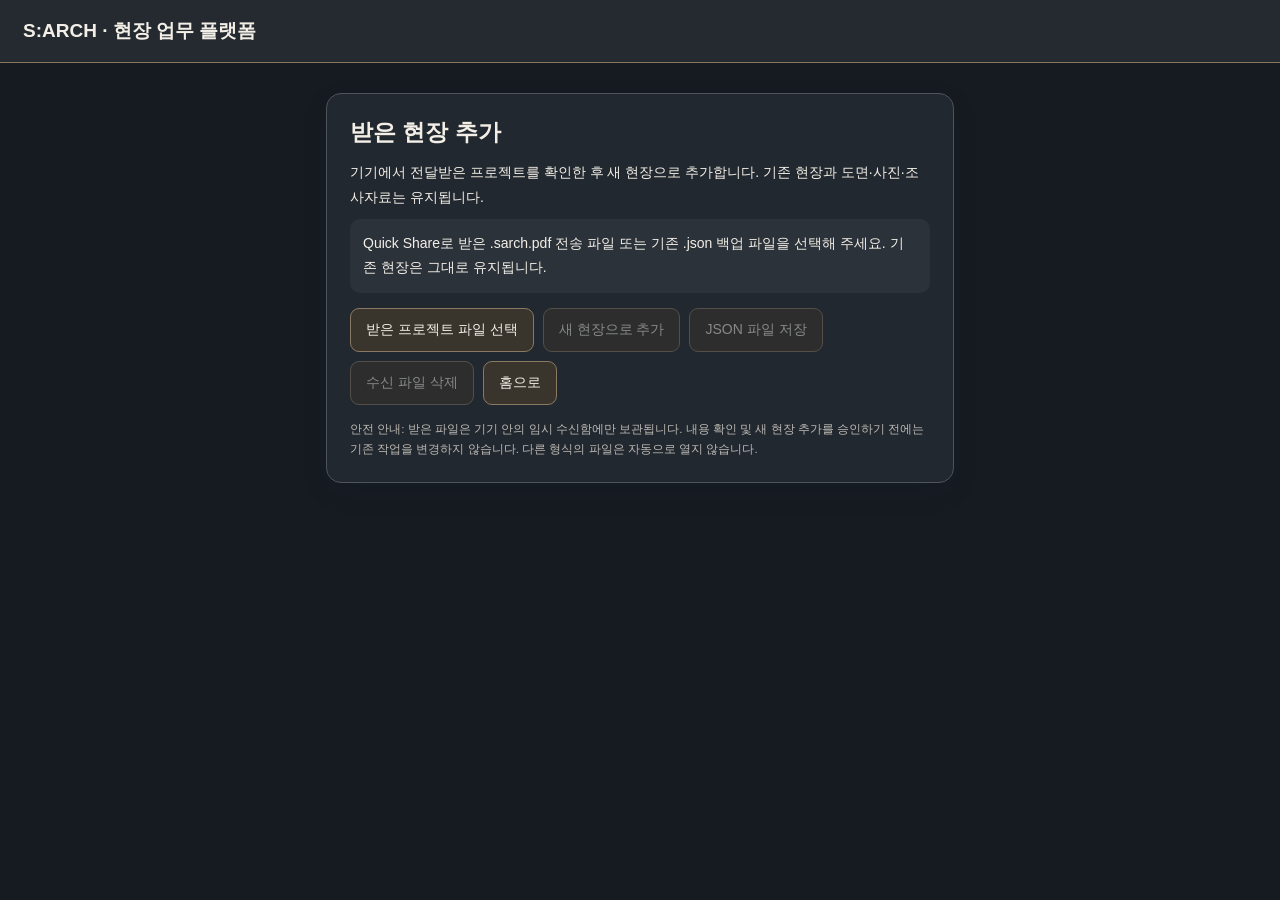
<file: receive.html>
<!doctype html>
<html class="sarch-native-brand" data-module="receive" lang="ko">
<head>
<meta charset="utf-8">
<meta name="viewport" content="width=device-width,initial-scale=1,viewport-fit=cover">
<meta name="theme-color" content="#20252b">
<link rel="manifest" href="./manifest.webmanifest">
<title>S:ARCH · 받은 현장 추가</title>
<style>
*{box-sizing:border-box}body{margin:0;min-height:100vh;background:#eef3f8;color:#17304a;font:14px Dotum,'돋움',Arial,sans-serif}
header{background:#102d4e;color:white;padding:18px 23px;font-weight:bold;font-size:19px}
main{max-width:660px;margin:30px auto;padding:0 16px}
.card{border:1px solid #cbd9e7;background:white;border-radius:15px;padding:23px;box-shadow:0 9px 30px #152f4d12}
h1{font-size:23px;margin:0 0 12px}p{line-height:1.8;margin:9px 0}#status{white-space:pre-wrap;background:#edf5fc;border-radius:10px;padding:13px;line-height:1.7;overflow-wrap:anywhere}
.details{background:#f6f9fc;border:1px solid #dde8f2;border-radius:9px;margin:16px 0;padding:13px;line-height:1.9;word-break:break-all}
.actions{display:flex;flex-wrap:wrap;gap:9px;margin-top:15px}
button,a.button{background:#226fba;color:white;border:1px solid #226fba;border-radius:9px;padding:12px 15px;text-decoration:none;font:inherit;cursor:pointer}
button.secondary,a.secondary{background:white;color:#284767;border-color:#b6c9da}button:disabled{opacity:.55;cursor:not-allowed}
small{display:block;margin-top:14px;color:#536e87;line-height:1.7}
</style>
</head>
<body>
<header>S:ARCH · 현장 업무 플랫폼</header>
<main><section class="card">
<h1>받은 현장 추가</h1>
<p>기기에서 전달받은 프로젝트를 확인한 후 새 현장으로 추가합니다. 기존 현장과 도면·사진·조사자료는 유지됩니다.</p>
<div id="status" role="status">Quick Share로 받은 프로젝트 파일을 선택해 주세요.</div>
<div id="details" class="details" hidden></div>
<div class="actions">
<button id="pickBtn" type="button">받은 프로젝트 파일 선택</button>
<input id="filePick" type="file" accept=".json,.txt,.pdf,application/json,text/plain,application/pdf" hidden>
<button id="importBtn" disabled>새 현장으로 추가</button>
<button id="saveBtn" class="secondary" disabled>JSON 파일 저장</button>
<button id="deleteBtn" class="secondary" disabled>수신 파일 삭제</button>
<a class="button secondary" href="./">홈으로</a>
</div>
<small>안전 안내: 받은 파일은 기기 안의 임시 수신함에만 보관됩니다. 내용 확인 및 새 현장 추가를 승인하기 전에는 기존 작업을 변경하지 않습니다. 다른 형식의 파일은 자동으로 열지 않습니다.</small>
</section></main>
<script src="./sarch-transfer-v156.js?v=156"></script>
<script>
(function(){
"use strict";
const CACHE="sarch-share-inbox-v1";
const el=id=>document.getElementById(id);
const q=new URL(location.href).searchParams;
let id=q.get("id");
let file=null,type=null,cache=null;
const valid=()=>/^[a-f0-9-]{24,64}$/i.test(id||"");
function status(s){el("status").textContent=s}
function classify(o){
 if(o&&Array.isArray(o.defects)&&typeof o.nextId==="number")return {key:"survey",title:"현장조사",count:o.defects.length,unit:"결함"};
 if(o&&o.site&&Array.isArray(o.site.pages)&&Array.isArray(o.site.marks))return {key:"schmidt",title:"장비조사",count:o.site.marks.length,unit:"조사"};
 if(o&&Array.isArray(o.sites)&&o.sites.length&&o.sites.every(s=>Array.isArray(s.sheets)&&s.sheets.every(sh=>Array.isArray(sh.points))))return {key:"tilt",title:"기울기",count:o.sites.length,unit:"현장"};
 if(o&&(Array.isArray(o.sheets)&&o.sheets.length||Array.isArray(o.paths)||Array.isArray(o.pts)))return {key:"drawing",title:"도면작성",count:o.sheets?.length||1,unit:"도면"};
 return null;
}
async function run(){
 if(!valid()){
  status("Quick Share로 받은 .sarch.pdf 전송 파일 또는 기존 .json 백업 파일을 선택해 주세요. 기존 현장은 그대로 유지됩니다.");
  return
 }
 if(!("caches" in window)){status("이 브라우저는 수신 파일 보관함을 지원하지 않습니다.");return}
 try{
  cache=await caches.open(CACHE);
  const response=await cache.match(new URL("./inbox/"+id,location.href));
  if(!response){status("수신된 파일을 찾지 못했습니다. S:ARCH를 다시 실행하거나 파일을 다시 공유해 주세요.");return}
  let blob=await response.blob();
  if(blob.size>300*1024*1024)throw Error("파일 크기가 300MB를 초과합니다.");
  const receivedName=decodeURIComponent(response.headers.get("X-SARCH-Filename")||"받은현장.json");
  let filename=receivedName;
  if(/\.sarch\.pdf$/i.test(receivedName)){
   if(!window.SARCHTransferV156)throw Error("PDF 전송 파일 기능을 불러오지 못했습니다.");
   file=await window.SARCHTransferV156.jsonFromPdf(new File([blob],receivedName,{type:"application/pdf"}));
   blob=file;filename=file.name;
  }else file=new File([blob],filename,{type:"application/json"});
  const data=JSON.parse(await blob.text());
  type=classify(data);
  if(!type)throw Error("S:ARCH의 4개 프로젝트 형식과 일치하지 않습니다.");
  el("details").hidden=false;
  el("details").textContent="프로그램: "+type.title+"\n파일: "+filename+"\n포함 자료: "+type.unit+" "+type.count+"개\n용량: "+(blob.size/1024/1024).toFixed(2)+" MB";
  el("details").style.whiteSpace="pre-line";
  status("프로젝트 형식을 확인했습니다. '새 현장으로 추가'를 누르면 "+type.title+"에서 불러오기 확인창이 열립니다.");
  el("importBtn").disabled=false;el("saveBtn").disabled=false;el("deleteBtn").disabled=false;
 }catch(err){status("프로젝트 확인 실패: "+(err&&err.message||"파일을 다시 확인해 주세요."));el("deleteBtn").disabled=false}
}
el("pickBtn").onclick=()=>el("filePick").click();
el("filePick").addEventListener("change",async()=>{
 const chosen=el("filePick").files?.[0];
 if(!chosen)return;
 el("filePick").value="";
 el("pickBtn").disabled=true;
 try{
  if(!/\.(?:json|txt|pdf)$/i.test(chosen.name))throw Error("S:ARCH 프로젝트(.sarch.pdf, .json, .sarch.txt)를 선택해 주세요.");
  if(!chosen.size||chosen.size>300*1024*1024)throw Error("파일 용량이 비어 있거나 300MB를 초과합니다.");
  const decoded=/\.sarch\.pdf$/i.test(chosen.name)?
   await window.SARCHTransferV156.jsonFromPdf(chosen):chosen;
  const obj=JSON.parse(await decoded.text());
  if(!classify(obj))throw Error("S:ARCH 프로젝트 파일 형식이 아닙니다.");
  if(!("caches" in window))throw Error("브라우저 수신 저장소를 사용할 수 없습니다.");
  const token=crypto.randomUUID?crypto.randomUUID():Array.from(crypto.getRandomValues(new Uint8Array(16)),x=>x.toString(16).padStart(2,"0")).join("");
  const name=decoded.name.slice(0,160);
  const inbox=await caches.open(CACHE);
  await inbox.put(new URL("./inbox/"+token,location.href),new Response(decoded,{headers:{
   "Content-Type":"application/octet-stream",
   "X-SARCH-Filename":encodeURIComponent(name)
  }}));
  id=token;
  const url=new URL(location.href);url.searchParams.set("id",id);
  history.replaceState(null,"",url.pathname+url.search);
  await run();
 }catch(err){status("파일 선택 실패: "+(err?.message||"파일을 확인해 주세요."))}
 finally{el("pickBtn").disabled=false}
});
el("importBtn").onclick=()=>{if(type&&valid())location.href="./"+type.key+"/?sarch_received="+encodeURIComponent(id)};
el("saveBtn").onclick=()=>{if(!file)return;const url=URL.createObjectURL(file),a=document.createElement("a");a.href=url;a.download=file.name;document.body.appendChild(a);a.click();a.remove();setTimeout(()=>URL.revokeObjectURL(url),60000)};
el("deleteBtn").onclick=async()=>{if(!valid()||!confirm("수신함에 보관된 파일만 삭제합니다. 기존 S:ARCH 현장에는 영향이 없습니다. 삭제할까요?"))return;const c=cache||await caches.open(CACHE);await c.delete(new URL("./inbox/"+id,location.href));status("수신 파일을 삭제했습니다.");el("importBtn").disabled=true;el("saveBtn").disabled=true;el("deleteBtn").disabled=true;el("details").hidden=true};
run();
})();
</script>
<link rel="stylesheet" href="./sarch-brand-v196.css"><link rel="stylesheet" href="./sarch-fandom-v198.css"><link rel="stylesheet" href="./sarch-global-theme-v206.css"><script defer src="./sarch-global-theme-v206.js"></script></body></html>
</file>
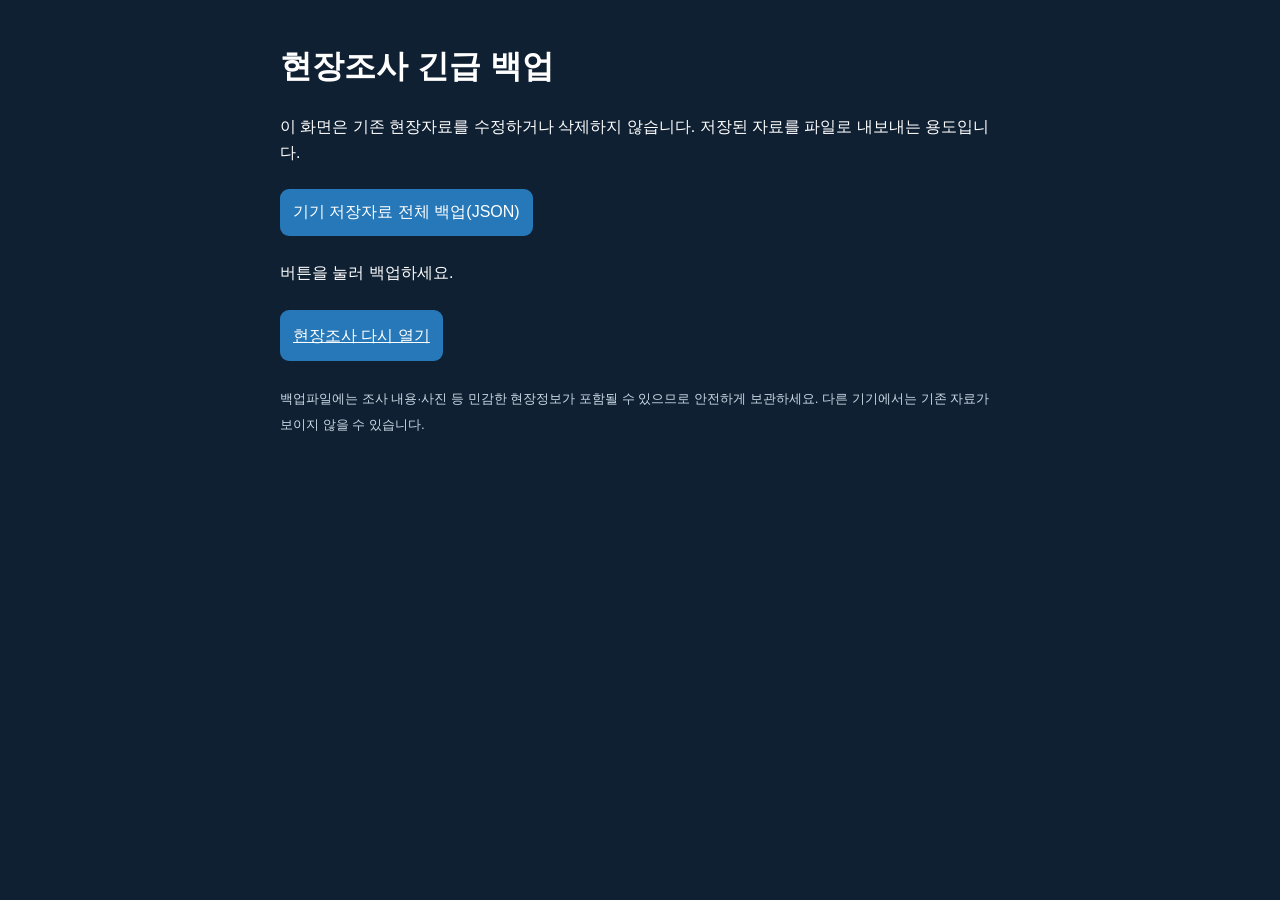
<file: survey/recovery-v74.html>
<!doctype html><html lang="ko"><meta charset="utf-8"><meta name="viewport" content="width=device-width,initial-scale=1"><title>SMETRIC 현장조사 저장자료 보호</title><style>body{font:16px/1.6 sans-serif;background:#102033;color:white;padding:20px;max-width:720px;margin:auto}button,a{display:inline-block;background:#2678b8;color:white;border:0;border-radius:9px;padding:13px;margin:8px 0;font-size:16px}pre{white-space:pre-wrap;overflow-wrap:anywhere;background:#213348;padding:14px}small{color:#cad9e5}</style><h1>현장조사 긴급 백업</h1><p>이 화면은 기존 현장자료를 수정하거나 삭제하지 않습니다. 저장된 자료를 파일로 내보내는 용도입니다.</p><button id="export">기기 저장자료 전체 백업(JSON)</button><p id="status">버튼을 눌러 백업하세요.</p><a href="./index.html?v=74">현장조사 다시 열기</a><p><small>백업파일에는 조사 내용·사진 등 민감한 현장정보가 포함될 수 있으므로 안전하게 보관하세요. 다른 기기에서는 기존 자료가 보이지 않을 수 있습니다.</small></p><script>document.getElementById('export').onclick=async()=>{let data={format:'smetric-local-recovery-v74',created:new Date().toISOString(),origin:location.origin,localStorage:{},indexedDB:[]},errors=[];try{for(let i=0;i<localStorage.length;i++){let k=localStorage.key(i);data.localStorage[k]=localStorage.getItem(k)}}catch(e){errors.push('localStorage: '+e.message)}try{if(indexedDB.databases){let dbs=await indexedDB.databases();for(let d of dbs){if(!d.name)continue;try{let db=await new Promise((resolve,reject)=>{let r=indexedDB.open(d.name);r.onsuccess=()=>resolve(r.result);r.onerror=()=>reject(r.error)});let result={name:d.name,version:db.version,stores:{}};for(let store of Array.from(db.objectStoreNames)){try{let tx=db.transaction(store,'readonly');let req=tx.objectStore(store).getAll();result.stores[store]=await new Promise((resolve,reject)=>{req.onsuccess=()=>resolve(req.result);req.onerror=()=>reject(req.error)})}catch(e){errors.push(store+': '+e.message)}}db.close();data.indexedDB.push(result)}catch(e){errors.push(d.name+': '+e.message)}}}}catch(e){errors.push('indexedDB: '+e.message)}data.errors=errors;let json;try{json=JSON.stringify(data)}catch(e){document.getElementById('status').textContent='파일 생성 오류: '+e.message;return}let blob=new Blob([json],{type:'application/json'}),url=URL.createObjectURL(blob),a=document.createElement('a');a.href=url;a.download='SMETRIC_survey_recovery_'+new Date().toISOString().slice(0,10)+'.json';document.body.append(a);a.click();a.remove();setTimeout(()=>URL.revokeObjectURL(url),60000);document.getElementById('status').textContent='백업 파일 생성 완료 ('+Math.round(blob.size/1024)+'KB). 다운로드 폴더를 확인하세요.'};</script></html>
</file>
<file: sarch-theme.css>
/* S:ARCH visual identity · appearance only · no application logic */
:root{--sarch-navy:#0d2034;--sarch-blue:#54b9ef;--sarch-line:#d3e1eb}
body{font-family:Dotum,'돋움',Arial,sans-serif}
.smetric-app-header,header.smetric-app-header{background:linear-gradient(112deg,#091b2e,#163954)!important;border-bottom:1px solid #33536b!important;box-shadow:0 4px 22px #081b3024}
.smetric-brand{display:inline-flex!important;align-items:center;gap:11px!important;font-weight:700!important;letter-spacing:.25px!important;color:#f3f9ff!important}
.smetric-brand:before{content:"";display:inline-block;width:32px;height:32px;flex:none;border-radius:9px;background:#12344f url("./sarch-icon.svg?v=196") center/cover no-repeat;box-shadow:0 0 0 1px #83bde044}
.smetric-home{border-radius:10px!important}
.smetric-app-header button,.smetric-app-header select,.smetric-home{transition:background-color .16s,border-color .16s,transform .16s}
.smetric-app-header button:hover,.smetric-home:hover{transform:translateY(-1px)}
.smetric-quality,.sm-quality-bar,.sm-draw-sitebar,.smetric-sitebar,.projectbar{border-radius:12px!important}
.panel,.card{border-radius:14px}
button,.button{transition:background-color .14s,border-color .14s,box-shadow .14s}
button:focus-visible,a:focus-visible,input:focus-visible,select:focus-visible{outline:2px solid #54b9ef!important;outline-offset:2px}
@media(max-width:650px){.smetric-brand:before{width:27px;height:27px}}

/* S:ARCH shared navigation, recovery and sheet-control design v114 */
.smetric-app-header,.sm-topbar{min-height:58px!important}
.smetric-head-controls,.sm-topbar .right{display:flex!important;align-items:center!important;gap:8px!important;flex-wrap:wrap!important}
.smetric-head-controls>*,.sm-topbar .right>*{flex-shrink:0}
.smetric-head-controls button,.sm-topbar .right button,.smetric-home,.sm-topbar .home{min-height:36px!important;border-radius:8px!important}
.smetric-head-controls select,.sm-topbar .right select{min-height:36px!important}
.sarch-protect{position:relative;display:inline-flex;align-items:center;flex-shrink:0;z-index:1001}
.sarch-protect-toggle{display:inline-flex;align-items:center;gap:6px;padding:8px 11px!important;min-height:36px!important;border:1px solid #466582!important;background:#1b3650!important;color:#eef7ff!important;border-radius:8px!important;white-space:nowrap;font-size:12px!important;cursor:pointer}
.sarch-protect-toggle:hover,.sarch-protect-toggle[aria-expanded=true]{background:#2c5171!important;border-color:#78b2d8!important}
.sarch-protect-menu{position:absolute;right:0;top:calc(100% + 9px);width:min(310px,calc(100vw - 24px));background:#142b43!important;border:1px solid #456781;border-radius:12px;box-shadow:0 16px 36px #0007;padding:13px;color:#eaf5ff;z-index:10000}
.sarch-protect-menu[hidden]{display:none!important}
.sarch-protect-menu .sarch-protect-title{font-weight:700;font-size:13px;margin:0 0 8px}
.sarch-protect-menu #sm92RecoveryBox{position:static!important;display:block!important;max-width:none!important;background:transparent!important;padding:0!important;border:0!important;box-shadow:none!important;color:inherit!important;font:12px Dotum,'돋움',sans-serif!important}
.sarch-protect-menu #sm92RecoveryBox button{font-size:12px!important;min-height:34px!important;border-radius:8px!important;padding:7px 10px!important;margin:0 4px 5px 0!important;background:#244a69!important;color:#fff!important;border:1px solid #5a829e!important}
.sarch-protect-menu #sm92RecoveryStatus{display:block!important;color:#afcce1!important;font-size:11px!important;margin-top:5px!important;white-space:normal!important;line-height:1.5}
.sarch-protect-hint{font-size:11px;color:#9ebcd2;line-height:1.5;margin-top:7px}
button:focus-visible,.sarch-protect-toggle:focus-visible{outline:2px solid #72c9ff!important;outline-offset:2px}
@media(max-width:700px){.sarch-protect-menu{right:-8px}.smetric-head-controls,.sm-topbar .right{gap:6px!important}}
</file>
<file: sarch-home-v139.css>
/* S:ARCH v139 — brand-aligned module gallery (visual-only; existing links stay intact) */
body.sarch-home-v139 .header{min-height:70px!important}
body.sarch-home-v139 .wrap{width:min(1220px,calc(100% - 32px))!important;padding-top:34px!important;padding-bottom:60px!important}
body.sarch-home-v139 .hero{margin-bottom:27px!important}
body.sarch-home-v139 .hero h1{font-size:clamp(46px,5vw,69px)!important;letter-spacing:-2px!important;margin:8px 0 9px!important}
body.sarch-home-v139 .hero p{max-width:650px!important;line-height:1.7!important}
body.sarch-home-v139 .hero-mark{width:112px!important;height:112px!important;flex:0 0 112px!important;border-radius:27px!important}
body.sarch-home-v139 .hero-mark img{display:block;width:85px;height:85px;filter:drop-shadow(0 8px 13px #0004)}
body.sarch-home-v139 .modules{gap:17px!important}
body.sarch-home-v139 .module{
  display:block!important;min-height:252px!important;height:252px!important;
  padding:23px 26px!important;overflow:hidden!important;border-radius:22px!important;
  color:#153047!important;isolation:isolate!important;
  border:1px solid #b8d5ea!important;
  box-shadow:0 18px 32px #020f1d2e,inset 0 1px 1px #fff!important;
  transition:transform .18s ease,box-shadow .18s ease,border-color .18s ease!important
}
body.sarch-home-v139 .module.blue{--accent:#2078ca!important;background:linear-gradient(122deg,#fafdff 0%,#ebf7ff 50%,#dcefff 100%)!important}
body.sarch-home-v139 .module.orange{--accent:#b87225!important;background:linear-gradient(122deg,#fffefb 0%,#fff7e9 50%,#ffebd2 100%)!important}
body.sarch-home-v139 .module.teal{--accent:#16867d!important;background:linear-gradient(122deg,#fcfffe 0%,#e9faf7 53%,#d5f2ec 100%)!important}
body.sarch-home-v139 .module.violet{--accent:#6857b2!important;background:linear-gradient(122deg,#ffffff 0%,#f4f0ff 53%,#e9e2ff 100%)!important}
body.sarch-home-v139 .module:hover{transform:translateY(-4px)!important;border-color:var(--accent)!important;box-shadow:0 22px 40px #020f1d49,0 0 0 1px var(--accent)!important}
body.sarch-home-v139 .module:focus-visible{outline:3px solid #3eb6f6!important;outline-offset:4px!important}
body.sarch-home-v139 .module:before{background:radial-gradient(circle,#fff9,transparent 72%)!important;right:-130px!important;bottom:-185px!important;width:440px!important;height:440px!important}
body.sarch-home-v139 .module:after{opacity:.35!important;border-color:#8eb4ca!important}
body.sarch-home-v139 .module-icon{
  width:55px!important;height:55px!important;border-radius:14px!important;
  display:grid!important;place-items:center!important;color:var(--accent)!important;
  background:#fffdf9!important;border:1px solid #cfdfed!important;
  box-shadow:0 6px 18px #2e537b18!important
}
body.sarch-home-v139 .module-icon svg{width:31px!important;height:31px!important}
body.sarch-home-v139 .module h2{
  position:relative!important;z-index:2!important;
  font-size:26px!important;line-height:1.2!important;letter-spacing:-.8px!important;
  color:#142f49!important;margin:16px 0 8px!important
}
body.sarch-home-v139 .module p{
  position:relative!important;z-index:2!important;
  font-size:12px!important;color:#5c7489!important;line-height:1.6!important;
  max-width:52%!important;min-height:20px!important;margin:0!important
}
body.sarch-home-v139 .module .sarch-card-index{
  position:absolute;top:25px;right:26px;z-index:2;
  color:var(--accent);font:700 11px/1.4 Dotum,sans-serif;letter-spacing:1.2px;
  opacity:.8
}
body.sarch-home-v139 .module .art{
  position:absolute!important;right:7px!important;bottom:2px!important;
  width:min(57%,320px)!important;height:85%!important;max-width:none!important;
  opacity:1!important;filter:none!important;pointer-events:none!important;
  z-index:1!important
}
body.sarch-home-v139 .module .art svg{width:100%!important;height:100%!important;display:block!important}
body.sarch-home-v139 .module .arrow{
  position:absolute!important;right:19px!important;bottom:16px!important;z-index:3!important;
  background:#fffffff0!important;border:1px solid #c9dceb!important;
  color:var(--accent)!important;width:35px!important;height:35px!important;
  display:grid!important;place-items:center!important;border-radius:12px!important
}
body.sarch-home-v139 .footer{color:#82a7c2!important}
@media(max-width:800px){
 body.sarch-home-v139 .modules{grid-template-columns:1fr!important}
 body.sarch-home-v139 .module{height:220px!important;min-height:220px!important}
 body.sarch-home-v139 .module .art{width:47%!important}
}
@media(max-width:430px){
 body.sarch-home-v139 .hero-mark{display:none!important}
 body.sarch-home-v139 .module{height:205px!important;min-height:205px!important;padding:18px 19px!important}
 body.sarch-home-v139 .module h2{font-size:23px!important;margin-top:11px!important}
 body.sarch-home-v139 .module p{max-width:58%!important}
 body.sarch-home-v139 .module .art{width:46%!important;bottom:5px!important}
}
@media(prefers-reduced-motion:reduce){body.sarch-home-v139 .module{transition:none!important}}
</file>
<file: sarch-splash-v141.css>
/* S:ARCH v141 — brief opening splash. No accounts, login or tracking. */
#sarchSplash141{position:fixed;inset:0;z-index:20000;display:grid;place-items:center;background:radial-gradient(circle at 50% 30%,#1b506e 0%,#0d2b44 40%,#061828 100%);color:#e9f7ff;pointer-events:none;opacity:1;visibility:visible;transition:opacity .28s ease,visibility .28s ease}
#sarchSplash141.sarch-splash-hide{opacity:0;visibility:hidden}
#sarchSplash141 .sarch-splash-content{text-align:center;font-family:Dotum,"돋움",sans-serif;animation:sarch-splash-rise .5s ease both}
#sarchSplash141 img{display:block;width:90px;height:90px;object-fit:contain;margin:0 auto;filter:drop-shadow(0 12px 25px #0007)}
#sarchSplash141 strong{display:block;margin:17px 0 8px;font:800 40px/1.15 Dotum,"돋움",sans-serif;letter-spacing:2px}
#sarchSplash141 p{margin:0;color:#a6cde1;font:12px/1.5 Dotum,"돋움",sans-serif;letter-spacing:2px}
@keyframes sarch-splash-rise{from{opacity:0;transform:translateY(10px)}to{opacity:1;transform:translateY(0)}}
@media(prefers-reduced-motion:reduce){#sarchSplash141,#sarchSplash141 .sarch-splash-content{animation:none;transition:none}}
</file>
<file: sarch-brand-v196.css>
/* S:ARCH premium visual layer. All selectors are confined to the native build.
   No layout dimensions, events, canvas, drawing strokes or exports are changed. */
html.sarch-native-brand {
 --sa-gold:#d8c4a7; --sa-gold-strong:#eed6b2; --sa-graphite:#20252b;
 --sa-slate:#454b53; --sa-ivory:#f3efe7; --sa-foundation:#11161b;
}
html.sarch-native-brand body {
 --sa-bg:#161b21; --sa-panel:#22282f; --sa-soft:#2b323a; --sa-field:#171c22;
 --sa-text:#f3efe7; --sa-muted:#bcb9b4; --sa-line:#50545a; --sa-accent:#d8c4a7;
 font-family:Dotum,"돋움",Arial,sans-serif;
}
html.sarch-native-brand body:is([data-theme="light"],[data-theme="paper"],[data-theme="sand"],[data-theme="mint"],[data-theme="forest"],[data-theme="ocean"],[data-theme="lavender"],[data-theme="rose"]) {
 --sa-bg:#eeeae3; --sa-panel:#fffdf9; --sa-soft:#e9e4da; --sa-field:#fffdfa;
 --sa-text:#272b30; --sa-muted:#655e54; --sa-line:#c6bba9; --sa-accent:#785c37;
}
@media screen {
html.sarch-native-brand:not([data-module="home"]) body {
 --app-bg:var(--sa-bg)!important; --surface:var(--sa-panel)!important; --surface-soft:var(--sa-soft)!important;
 --field:var(--sa-field)!important; --ink:var(--sa-text)!important; --muted:var(--sa-muted)!important;
 --line:var(--sa-line)!important; --bg:var(--sa-bg)!important; --panel:var(--sa-panel)!important;
 --panel2:var(--sa-soft)!important; --txt:var(--sa-text)!important; --text:var(--sa-text)!important;
 --sm-bg:var(--sa-bg)!important; --sm-panel:var(--sa-panel)!important; --sm-panel2:var(--sa-soft)!important;
 --sm-field:var(--sa-field)!important; --sm-text:var(--sa-text)!important; --sm-muted:var(--sa-muted)!important;
 --sm-line:var(--sa-line)!important; --sm-button:var(--sa-soft)!important;
 --head:#1d2228!important; --header:#1d2228!important; --sm-head:#1d2228!important;
 background:var(--sa-bg)!important;color:var(--sa-text)!important;
}
}
/* Header and identity */
html.sarch-native-brand body :is(.smetric-app-header,.sm-topbar,.header) {
 background:linear-gradient(115deg,#1c2127,#30343a 65%,#1c2127)!important;
 border-color:#675b4d!important; color:#f3efe7!important;
 box-shadow:0 3px 12px #0003!important;
}
html.sarch-native-brand body .smetric-brand {color:var(--sa-ivory)!important;letter-spacing:.4px!important}
html.sarch-native-brand body .smetric-brand:before {
 background:#22272d url("./sarch-icon.svg?v=196") center/contain no-repeat!important;
 box-shadow:0 0 0 1px #a6917455!important;
}
html.sarch-native-brand body :is(.smetric-app-header,.sm-topbar,.header) :is(button,select,a.smetric-home,a.home) {
 background:#2a3037!important;color:#f3efe7!important;border-color:#716758!important;
 box-shadow:none!important;
}
/* All workspace chrome, deliberately not the canvas, annotation layers, or printed output. */
@media screen {
html.sarch-native-brand:not([data-module="home"]) body :is(.sarch-site-v135,#sarchFloor135,.smetric-sitebar,.sm-draw-sitebar,.projectbar,.smetric-common-card,.smetric-v17-card,.sm65-sheet-section,.sm65-floorbar,.pagebar,.sheetbar,.sm43-tool-panel,.sm43-tabs,.sm43-deck,.sm43-group,.sm-survey-tools,.sm-tool-group,.sm-mode-tabs,.toolbar,.tools,.controls,.panel,.card,.side,.sidebar,.list,.entry,.group-items,.modal-box,.sarch-protect-menu) {
 background-color:var(--sa-panel)!important; border-color:var(--sa-line)!important; color:var(--sa-text)!important;
}
html.sarch-native-brand:not([data-module="home"]) body :is(.sarch-site-v135,#sarchFloor135,.smetric-sitebar,.sm-draw-sitebar,.projectbar,.sm65-floorbar,.pagebar,.sheetbar,.sm43-tool-panel,.sm43-group,.sm-survey-tools,.sm-tool-group,.toolbar,.tools,.controls,.side,.sidebar,.list,.sarch-protect-menu) {
 background-image:none!important;
}
html.sarch-native-brand:not([data-module="home"]) body :is(.sarch-floor-title-v135,.site-title,.sm43-group-title,.sm-tool-group-title,.toolbar-title,.groupTitle,.smetric-common-title,.smetric-v17-heading) {
 color:var(--sa-accent)!important;border-color:var(--sa-line)!important;
}
html.sarch-native-brand:not([data-module="home"]) body :is(.sarch-site-v135,#sarchFloor135,.smetric-sitebar,.sm-draw-sitebar,.projectbar,.sm65-floorbar,.pagebar,.sheetbar,.sm43-tool-panel,.sm-survey-tools,.toolbar,.tools,.controls,.side,.sidebar,.list,.sarch-protect-menu) :is(button,.button,select,input:not([type=color]):not([type=range]):not([type=checkbox]):not([type=radio]):not([type=file]),textarea) {
 background-color:var(--sa-field);border-color:var(--sa-line);color:var(--sa-text);
}
html.sarch-native-brand:not([data-module="home"]) body :is(.sarch-site-v135,#sarchFloor135,.smetric-sitebar,.sm-draw-sitebar,.projectbar,.sm65-floorbar,.pagebar,.sheetbar,.sm43-tool-panel,.sm-survey-tools,.toolbar,.tools,.controls) :is(button,.button,select):not(.danger):not(.site-remove):not(.red):not([aria-pressed="true"]):not(.active):not(.selected):not([class*="color"]):not([class*="mark"]):not([id*="Red"]):not([id*="Blue"]) {
 background:var(--sa-soft)!important;border-color:var(--sa-line)!important;color:var(--sa-text)!important;
 box-shadow:none!important;
}
html.sarch-native-brand:not([data-module="home"]) body :is(.sm43-tab,.sm-mode-tabs button,.sm43-group-title,.sarch-camera-tab-v145) :is(svg) {color:var(--sa-accent)}
html.sarch-native-brand:not([data-module="home"]) body :is(.sm43-tab,.sm-mode-tabs button,.toolbar button,.sm43-group-title):is(.active,.selected,[aria-selected="true"],[aria-pressed="true"]):not([class*="color"]):not([id*="Red"]):not([id*="Blue"]) {
 box-shadow:inset 0 -2px 0 var(--sa-accent)!important;border-color:var(--sa-accent)!important;
}
html.sarch-native-brand body :is(button,a,select,input):focus-visible {outline:2px solid var(--sa-accent)!important;outline-offset:2px!important}
html.sarch-native-brand body :is(button,select):disabled {opacity:.48!important;cursor:not-allowed!important}
html.sarch-native-brand body #sarchQuickDock .sarch-dock-panel {
 background:linear-gradient(135deg,#30343a,#161b21)!important;border-color:#8a7962!important;
}
html.sarch-native-brand body #sarchQuickDock :is(.sarch-dock-panel a,.sarch-dock-toggle) {
 background:#272d34!important;border-color:#6f6252!important;color:#f3efe7!important;
}
html.sarch-native-brand body #sarchQuickDock .sarch-dock-panel a[aria-current=page] {
 background:#43392e!important;border-color:#d8c4a7!important;color:#f6dfbb!important;
}
html.sarch-native-brand body #sarchQuickDock .sarch-dock-panel a svg {color:#d8c4a7!important}
}
/* The home screen has its own curated, consistent presentation. */
html.sarch-native-brand[data-module="home"] body {background:#161b21!important;color:#f3efe7!important}
html.sarch-native-brand[data-module="home"] body .page {
 background:radial-gradient(ellipse at 90% 12%,#373a3f 0%,transparent 55%),linear-gradient(135deg,#171c22,#101419)!important;
}
html.sarch-native-brand[data-module="home"] body .page:before {background:none!important}
html.sarch-native-brand[data-module="home"] body .ambient {opacity:.25!important}
html.sarch-native-brand[data-module="home"] body :is(.hero h1,.hero h1 span,.section-label b,.identity strong) {color:#f3efe7!important}
html.sarch-native-brand[data-module="home"] body :is(.eyebrow,.hero p,.section-label span,.header small,.footer) {color:#c8bba8!important}
html.sarch-native-brand[data-module="home"] body .eyebrow:before {background:#d8c4a7!important}
html.sarch-native-brand[data-module="home"] body .hero-mark {background:#272c32!important;border-color:#706452!important;box-shadow:0 0 0 12px #c4a9810c!important}
html.sarch-native-brand[data-module="home"] body .module:is(.blue,.orange,.teal,.violet) {
 --accent:#d8c4a7!important;--pale:#3d3832!important;
 background:linear-gradient(135deg,#30363e 0%,#242a31 55%,#1b2026 100%)!important;
 border:1px solid #716657!important;color:#f3efe7!important;
 box-shadow:0 12px 26px #0004,inset 0 1px 0 #ffffff0e!important;
}
html.sarch-native-brand[data-module="home"] body .module:hover {border-color:#e0c6a0!important}
html.sarch-native-brand[data-module="home"] body .module:before {background:radial-gradient(circle,#d8c4a71a,transparent 70%)!important}
html.sarch-native-brand[data-module="home"] body .module:after {border-color:#8c7b62!important;opacity:.35!important}
html.sarch-native-brand[data-module="home"] body .module h2 {color:#f3efe7!important}
html.sarch-native-brand[data-module="home"] body .module p {color:#c6c1b8!important}
html.sarch-native-brand[data-module="home"] body .module :is(.module-icon,.arrow) {background:#1c2127!important;border-color:#786b59!important;color:#e1c6a0!important;box-shadow:none!important}
html.sarch-native-brand[data-module="home"] body .module .art {filter:grayscale(1) sepia(.42) brightness(.8)!important;opacity:.66!important}
html.sarch-native-brand[data-module="home"] body .footer :is(a,button) {background:#252a30!important;border-color:#766958!important;color:#f3efe7!important}
html.sarch-native-brand[data-module="home"] body #sarchManualUpdate {background:#2b3037!important;border-color:#8c7b62!important;color:#ead6b8!important}
html.sarch-native-brand body #sarchSplash141 {
 background:radial-gradient(ellipse at 50% 30%,#3c3b38,#20262d 45%,#11161b 100%)!important;color:#f3efe7!important;
}
html.sarch-native-brand body #sarchSplash141 p {color:#d8c4a7!important;letter-spacing:1.8px!important}

html.sarch-native-brand body[data-theme="navy"]{--sa-bg:#141f2a;--sa-panel:#202f3c;--sa-soft:#2b3c4b;--sa-field:#16232f;--sa-text:#f3efe7;--sa-muted:#bfc9d0;--sa-line:#52616d;--sa-accent:#dfc7a5;}

html.sarch-native-brand body[data-theme="slate"]{--sa-bg:#292d32;--sa-panel:#373d44;--sa-soft:#414952;--sa-field:#2d3339;--sa-text:#f3efe7;--sa-muted:#c8cbd0;--sa-line:#656c73;--sa-accent:#dfc7a5;}

html.sarch-native-brand body[data-theme="graphite"]{--sa-bg:#1a1b1e;--sa-panel:#292a2e;--sa-soft:#35363a;--sa-field:#1c1e21;--sa-text:#f3efe7;--sa-muted:#c4c4c4;--sa-line:#575757;--sa-accent:#dfc7a5;}

html.sarch-native-brand body[data-theme="blueprint"]{--sa-bg:#152639;--sa-panel:#203449;--sa-soft:#2b4158;--sa-field:#182b40;--sa-text:#f3efe7;--sa-muted:#c4d0df;--sa-line:#536579;--sa-accent:#dfc7a5;}

html.sarch-native-brand body[data-theme="paper"]{--sa-bg:#f1eee4;--sa-panel:#fffdfa;--sa-soft:#eae6da;--sa-field:#fffdf8;--sa-text:#282b2c;--sa-muted:#696355;--sa-line:#c8bfaa;--sa-accent:#785c37;}

html.sarch-native-brand body[data-theme="sand"]{--sa-bg:#eee5da;--sa-panel:#fff8ee;--sa-soft:#e6dacb;--sa-field:#fffaf3;--sa-text:#3e352b;--sa-muted:#756858;--sa-line:#cbb9a2;--sa-accent:#815e38;}

html.sarch-native-brand body[data-theme="mint"]{--sa-bg:#e7ebe6;--sa-panel:#f9fbf7;--sa-soft:#dce6df;--sa-field:#fafff9;--sa-text:#26372e;--sa-muted:#5f7067;--sa-line:#bac9bd;--sa-accent:#785c37;}

html.sarch-native-brand body[data-theme="forest"]{--sa-bg:#e4eae4;--sa-panel:#f7faf6;--sa-soft:#d8e4db;--sa-field:#f8fcf8;--sa-text:#263a30;--sa-muted:#526c5c;--sa-line:#b4c7b7;--sa-accent:#785c37;}

html.sarch-native-brand body[data-theme="ocean"]{--sa-bg:#e6edef;--sa-panel:#f9fcfc;--sa-soft:#dbe9eb;--sa-field:#f9ffff;--sa-text:#283b41;--sa-muted:#526e75;--sa-line:#b0c6ca;--sa-accent:#785c37;}

html.sarch-native-brand body[data-theme="lavender"]{--sa-bg:#eeebf1;--sa-panel:#fcfaff;--sa-soft:#e7e1ec;--sa-field:#fdfaff;--sa-text:#372e42;--sa-muted:#766a81;--sa-line:#c5b9d1;--sa-accent:#785c37;}

html.sarch-native-brand body[data-theme="rose"]{--sa-bg:#f0e8e8;--sa-panel:#fffafa;--sa-soft:#eadbdb;--sa-field:#fffafa;--sa-text:#422e35;--sa-muted:#80666d;--sa-line:#cdb8bb;--sa-accent:#785c37;}

html.sarch-native-brand[data-module="home"] body .module:is(.blue) .art {background:url("data:image/svg+xml,%3Csvg%20xmlns%3D%22http%3A%2F%2Fwww.w3.org%2F2000%2Fsvg%22%20viewBox%3D%220%200%20290%20220%22%3E%3Cg%20fill%3D%22none%22%20stroke%3D%22%23d8c4a7%22%20stroke-width%3D%221.5%22%20stroke-linejoin%3D%22round%22%20opacity%3D%22.86%22%3E%3Cpath%20d%3D%22M51%20196V55L138%2022L235%2062V196M138%2022V196M51%20103L138%20132L235%20101M51%20148L138%20168L235%20145M68%20200H251%22%20stroke-width%3D%222.2%22%2F%3E%3Cpath%20d%3D%22M76%2075l33%2012v25L76%20101zM162%2076l46-16v27l-46%2016zM162%20134l46-15v24l-46%2014z%22%2F%3E%3Ccircle%20cx%3D%22109%22%20cy%3D%22133%22%20r%3D%2234%22%20stroke-width%3D%223%22%2F%3E%3Cpath%20d%3D%22M132%20158l37%2037M101%20111l13%2012-10%2010%2015%2015%22%2F%3E%3C%2Fg%3E%3Cpath%20d%3D%22M14%20207H275M25%2015V207%22%20stroke%3D%22%239b8b76%22%20opacity%3D%22.4%22%20stroke-dasharray%3D%224%205%22%2F%3E%3C%2Fsvg%3E") center/contain no-repeat!important;filter:none!important;opacity:.83!important;}

html.sarch-native-brand[data-module="home"] body .module:is(.orange) .art {background:url("data:image/svg+xml,%3Csvg%20xmlns%3D%22http%3A%2F%2Fwww.w3.org%2F2000%2Fsvg%22%20viewBox%3D%220%200%20290%20220%22%3E%3Cg%20fill%3D%22none%22%20stroke%3D%22%23d8c4a7%22%20stroke-width%3D%221.5%22%20stroke-linejoin%3D%22round%22%20opacity%3D%22.86%22%3E%3Cpath%20d%3D%22M39%2036H247V192H39ZM66%2063H220V165H66ZM132%2063v46H66M132%20143v22M176%2063v51h44M132%20109h44M66%20143h35v22%22%20stroke-width%3D%222.5%22%2F%3E%3Cpath%20d%3D%22M23%2063v102M66%2022h154M66%20205h154M132%20143a34%2034%200%200%200%2034-34M23%2063l-4%206m4%2096l4-6M66%2022l6-4m148%204l-6%204%22%20stroke-dasharray%3D%225%204%22%2F%3E%3Cpath%20d%3D%22M205%20170l35-35%2015%2015-35%2035-21%206z%22%20stroke-width%3D%222.5%22%2F%3E%3C%2Fg%3E%3Cpath%20d%3D%22M14%20207H275M25%2015V207%22%20stroke%3D%22%239b8b76%22%20opacity%3D%22.4%22%20stroke-dasharray%3D%224%205%22%2F%3E%3C%2Fsvg%3E") center/contain no-repeat!important;filter:none!important;opacity:.83!important;}

html.sarch-native-brand[data-module="home"] body .module:is(.teal) .art {background:url("data:image/svg+xml,%3Csvg%20xmlns%3D%22http%3A%2F%2Fwww.w3.org%2F2000%2Fsvg%22%20viewBox%3D%220%200%20290%20220%22%3E%3Cg%20fill%3D%22none%22%20stroke%3D%22%23d8c4a7%22%20stroke-width%3D%221.5%22%20stroke-linejoin%3D%22round%22%20opacity%3D%22.86%22%3E%3Cpath%20d%3D%22M39%20132L145%2081L247%20130L141%20183Z%20M39%20132v30l102%2048%20106-50v-30M141%20183v27%22%20stroke-width%3D%222.2%22%2F%3E%3Cg%20transform%3D%22translate(67%2075)%20rotate(-22%2065%2020)%22%3E%3Crect%20x%3D%220%22%20y%3D%220%22%20width%3D%22148%22%20height%3D%2233%22%20rx%3D%224%22%20stroke-width%3D%222.8%22%2F%3E%3Cpath%20d%3D%22M0%2010h-23v13H0M148%205h20v23h-20M40%200v33M48%200v33%22%2F%3E%3Crect%20x%3D%2266%22%20y%3D%228%22%20width%3D%2243%22%20height%3D%2216%22%20rx%3D%222%22%2F%3E%3Cpath%20d%3D%22M76%2016h22%22%2F%3E%3C%2Fg%3E%3Ccircle%20cx%3D%22244%22%20cy%3D%2253%22%20r%3D%2223%22%2F%3E%3Cpath%20d%3D%22M233%2053l8%208%2015-17%22%2F%3E%3C%2Fg%3E%3Cpath%20d%3D%22M14%20207H275M25%2015V207%22%20stroke%3D%22%239b8b76%22%20opacity%3D%22.4%22%20stroke-dasharray%3D%224%205%22%2F%3E%3C%2Fsvg%3E") center/contain no-repeat!important;filter:none!important;opacity:.83!important;}

html.sarch-native-brand[data-module="home"] body .module:is(.violet) .art {background:url("data:image/svg+xml,%3Csvg%20xmlns%3D%22http%3A%2F%2Fwww.w3.org%2F2000%2Fsvg%22%20viewBox%3D%220%200%20290%20220%22%3E%3Cg%20fill%3D%22none%22%20stroke%3D%22%23d8c4a7%22%20stroke-width%3D%221.5%22%20stroke-linejoin%3D%22round%22%20opacity%3D%22.86%22%3E%3Cpath%20d%3D%22M74%20198V50L151%2020L225%2058V198H74M151%2020V198M74%2093l77%2026%2074-25M74%20146l77%2014%2074-15%22%20stroke-width%3D%222.2%22%2F%3E%3Cpath%20d%3D%22M151%206V215%22%20stroke-dasharray%3D%225%205%22%2F%3E%3Cpath%20d%3D%22M151%20198l28-166%22%20stroke-width%3D%223.2%22%2F%3E%3Cpath%20d%3D%22M151%2094a103%20103%200%200%201%2018%202M151%209v-3M143%20215h16%22%20stroke-width%3D%222%22%2F%3E%3Cpath%20d%3D%22M176%2036l3-4%201%206%22%2F%3E%3C%2Fg%3E%3Cpath%20d%3D%22M14%20207H275M25%2015V207%22%20stroke%3D%22%239b8b76%22%20opacity%3D%22.4%22%20stroke-dasharray%3D%224%205%22%2F%3E%3C%2Fsvg%3E") center/contain no-repeat!important;filter:none!important;opacity:.83!important;}

html.sarch-native-brand[data-module="home"] body .module .art>svg{display:none!important}

@media screen{html.sarch-native-brand[data-module="receive"] body header{background:#242a30;color:#f3efe7;border-bottom:1px solid #89755d}html.sarch-native-brand[data-module="receive"] body :is(#status,.details){background:var(--sa-soft);border-color:var(--sa-line);color:var(--sa-text)}html.sarch-native-brand[data-module="receive"] body :is(button,.button){background:#39342c;color:#f3efe7;border-color:#8a7962}html.sarch-native-brand[data-module="receive"] body small{color:var(--sa-muted)}}
</file>
<file: sarch-home-art-v198.css>
/* S:ARCH home illustration refinement v197; visual only. */
html.sarch-native-brand[data-module="home"] body .module:is(.blue) .art{background:url("data:image/svg+xml,%3Csvg%20xmlns%3D%22http%3A%2F%2Fwww.w3.org%2F2000%2Fsvg%22%20viewBox%3D%220%200%20290%20220%22%3E%3Cg%20stroke%3D%22%23d8c4a7%22%20stroke-linejoin%3D%22round%22%20stroke-width%3D%221.35%22%20fill%3D%22none%22%3E%3Cpath%20d%3D%22M48%2077V203H242V77M44%2077V69L142%2023L246%2069V77L142%2035Z%20M48%2077L142%2035L242%2077%22%2F%3E%3Cpath%20d%3D%22M61%2092L125%2064V92L61%20113ZM61%20133L125%20110V138L61%20155ZM159%2064L226%2092V113L159%2092ZM159%20110L226%20133V155L159%20138ZM159%20161L226%20176V203H159Z%22%2F%3E%3Cpath%20d%3D%22M82%2083V107M103%2074V100M82%20126V148M103%20118V143M181%2073V100M203%2082V107M181%20118V143M203%20126V148M181%20166V203M203%20171V203%22%20stroke-width%3D%22.85%22%2F%3E%3Cpath%20d%3D%22M65%20171H119V203H65Z%20M92%20171V203M43%20165L129%20157V164L43%20172Z%22%2F%3E%3Cpath%20d%3D%22M87%20185v7M97%20185v7%22%20stroke-width%3D%221%22%2F%3E%3C%2Fg%3E%3Cpath%20d%3D%22M142%2035V203%22%20stroke%3D%22%23d8c4a7%22%20stroke-width%3D%221.35%22%2F%3E%3Cg%20stroke%3D%22%23d8c4a7%22%20fill%3D%22none%22%20stroke-linecap%3D%22round%22%3E%3Ccircle%20cx%3D%22126%22%20cy%3D%22118%22%20r%3D%2233%22%20fill%3D%22%23242a31%22%20stroke-width%3D%222.2%22%2F%3E%3Cpath%20d%3D%22M149%20142l29%2029%22%20stroke-width%3D%224%22%2F%3E%3Cpath%20d%3D%22M109%2093l14%2013-5%208%2013%2013-4%206%2010%2012M123%20106l11%202%2012%208%22%20stroke-width%3D%221.2%22%2F%3E%3C%2Fg%3E%3Cpath%20d%3D%22M29%20203H262%22%20fill%3D%22none%22%20stroke%3D%22%23d8c4a7%22%20stroke-width%3D%221.15%22%2F%3E%3Cpath%20d%3D%22M14%20211H275%22%20stroke%3D%22%239b8b76%22%20opacity%3D%22.35%22%20stroke-dasharray%3D%224%205%22%2F%3E%3C%2Fsvg%3E") center/contain no-repeat!important;filter:none!important;opacity:1!important}
html.sarch-native-brand[data-module="home"] body .module:is(.teal) .art {background:url("data:image/svg+xml,%3Csvg%20xmlns%3D%22http%3A%2F%2Fwww.w3.org%2F2000%2Fsvg%22%20viewBox%3D%220%200%20290%20220%22%3E%3Cdefs%3E%3ClinearGradient%20id%3D%22metal%22%20x1%3D%220%22%20y1%3D%220%22%20x2%3D%220%22%20y2%3D%221%22%3E%3Cstop%20stop-color%3D%22%23d8c4a7%22%20stop-opacity%3D%22.32%22%2F%3E%3Cstop%20offset%3D%22.42%22%20stop-color%3D%22%23d8c4a7%22%20stop-opacity%3D%22.06%22%2F%3E%3Cstop%20offset%3D%22.75%22%20stop-color%3D%22%23d8c4a7%22%20stop-opacity%3D%22.2%22%2F%3E%3Cstop%20offset%3D%221%22%20stop-color%3D%22%23d8c4a7%22%20stop-opacity%3D%22.03%22%2F%3E%3C%2FlinearGradient%3E%3C%2Fdefs%3E%3Cg%20transform%3D%22translate(37%2029)%20rotate(37)%22%20stroke%3D%22%23d8c4a7%22%20stroke-linejoin%3D%22round%22%20stroke-width%3D%221.6%22%20fill%3D%22url(%23metal)%22%3E%3Crect%20x%3D%220%22%20y%3D%22-3%22%20width%3D%2266%22%20height%3D%226%22%20rx%3D%223%22%2F%3E%3Cpath%20d%3D%22M65%20-10H76V10H65Z%22%2F%3E%3Cpath%20d%3D%22M76%20-10Q82%20-17%2089%20-13L130%20-28V28L89%2013Q82%2017%2076%2010Z%22%2F%3E%3Cpath%20d%3D%22M129%20-28L142%20-37H213L226%20-25V25L213%2037H142L129%2028Z%22%2F%3E%3Cpath%20d%3D%22M142%20-37V-27H213L226%20-17M142%2037V27H213L226%2017%22%20fill%3D%22none%22%2F%3E%3Cpath%20d%3D%22M144%20-21H184V8H144Z%22%20fill%3D%22%231b2127%22%2F%3E%3Cpath%20d%3D%22M149%2013H171V21H149Z%22%20fill%3D%22%23d8c4a7%22%20fill-opacity%3D%22.09%22%2F%3E%3Cpath%20d%3D%22M226%20-24H242V24H226Z%22%2F%3E%3Cellipse%20cx%3D%22242%22%20cy%3D%220%22%20rx%3D%228%22%20ry%3D%2224%22%20fill%3D%22%2320262d%22%2F%3E%3Cpath%20d%3D%22M233%20-23V23M237%20-23V23M82%20-12V12%22%20stroke-width%3D%22.8%22%2F%3E%3C%2Fg%3E%3Cg%20fill%3D%22none%22%20stroke%3D%22%23d8c4a7%22%20stroke-width%3D%221.5%22%3E%3Cpath%20d%3D%22M177%20100l22-31h20%22%2F%3E%3Ccircle%20cx%3D%22241%22%20cy%3D%2269%22%20r%3D%2222%22%2F%3E%3Cpath%20d%3D%22M231%2069l8%208%2013-16%22%20stroke-width%3D%222.1%22%2F%3E%3C%2Fg%3E%3Cpath%20d%3D%22M14%20211H275%22%20stroke%3D%22%239b8b76%22%20opacity%3D%22.35%22%20stroke-dasharray%3D%224%205%22%2F%3E%3C%2Fsvg%3E") center/contain no-repeat!important;filter:none!important;opacity:1!important;}
html.sarch-native-brand[data-module="home"] body .module:is(.violet) .art{background:url("data:image/svg+xml,%3Csvg%20xmlns%3D%22http%3A%2F%2Fwww.w3.org%2F2000%2Fsvg%22%20viewBox%3D%220%200%20290%20220%22%3E%3Cg%20transform%3D%22matrix(1%200%20-.10%201%2020.3%200)%22%3E%3Cg%20stroke%3D%22%23d8c4a7%22%20stroke-linejoin%3D%22round%22%20stroke-width%3D%221.35%22%20fill%3D%22none%22%3E%3Cpath%20d%3D%22M48%2077V203H242V77M44%2077V69L142%2023L246%2069V77L142%2035Z%20M48%2077L142%2035L242%2077%22%2F%3E%3Cpath%20d%3D%22M61%2092L125%2064V92L61%20113ZM61%20133L125%20110V138L61%20155ZM159%2064L226%2092V113L159%2092ZM159%20110L226%20133V155L159%20138ZM159%20161L226%20176V203H159Z%22%2F%3E%3Cpath%20d%3D%22M82%2083V107M103%2074V100M82%20126V148M103%20118V143M181%2073V100M203%2082V107M181%20118V143M203%20126V148M181%20166V203M203%20171V203%22%20stroke-width%3D%22.85%22%2F%3E%3Cpath%20d%3D%22M65%20171H119V203H65Z%20M92%20171V203M43%20165L129%20157V164L43%20172Z%22%2F%3E%3Cpath%20d%3D%22M87%20185v7M97%20185v7%22%20stroke-width%3D%221%22%2F%3E%3C%2Fg%3E%3C%2Fg%3E%3Cpath%20d%3D%22M29%20203H262%22%20fill%3D%22none%22%20stroke%3D%22%23d8c4a7%22%20stroke-width%3D%221.15%22%2F%3E%3Cpath%20d%3D%22M14%20211H275%22%20stroke%3D%22%239b8b76%22%20opacity%3D%22.35%22%20stroke-dasharray%3D%224%205%22%2F%3E%3Cg%20fill%3D%22none%22%20stroke%3D%22%23d8c4a7%22%20stroke-width%3D%221.05%22%20stroke-linecap%3D%22butt%22%3E%3Cpath%20d%3D%22M142%20203V23%22%20stroke-dasharray%3D%224.5%203.5%22%2F%3E%3Cpath%20d%3D%22M142%20203L160%2023%22%2F%3E%3Cpath%20d%3D%22M142%2023V10M160%2023V10M142%2014H160M146%2011L142%2014L146%2017M156%2011L160%2014L156%2017%22%20stroke-width%3D%22.8%22%2F%3E%3C%2Fg%3E%3Cg%20transform%3D%22translate(176%20179)%22%3E%3Crect%20width%3D%22105%22%20height%3D%2234%22%20rx%3D%226%22%20fill%3D%22%23242a31%22%20stroke%3D%22%23d8c4a7%22%20stroke-width%3D%221%22%2F%3E%3Ctext%20x%3D%228%22%20y%3D%2214%22%20font-family%3D%22Arial%2Csans-serif%22%20font-weight%3D%22600%22%20font-size%3D%2211%22%20fill%3D%22%23d8c4a7%22%3E%CE%B4%202.41%20mm%3C%2Ftext%3E%3Ctext%20x%3D%228%22%20y%3D%2225%22%20font-family%3D%22Arial%2Csans-serif%22%20font-size%3D%227.3%22%20fill%3D%22%23d8c4a7%22%3EBUILDING%20CORNER%3C%2Ftext%3E%3C%2Fg%3E%3C%2Fsvg%3E") center/contain no-repeat!important;filter:none!important;opacity:1!important}
html.sarch-native-brand[data-module="home"] body .section-label b{display:none!important}html.sarch-native-brand[data-module="home"] body .section-label{justify-content:flex-end!important}
html.sarch-native-brand[data-module="home"] body .module .sarch-card-index{right:70px!important}

html.sarch-native-brand[data-module="home"] body .module.teal .module-icon{background-image:url("data:image/svg+xml,%3Csvg%20xmlns%3D%22http%3A%2F%2Fwww.w3.org%2F2000%2Fsvg%22%20viewBox%3D%220%200%2064%2064%22%3E%3Cg%20fill%3D%22none%22%20stroke%3D%22%23d8c4a7%22%20stroke-width%3D%222.3%22%20stroke-linejoin%3D%22round%22%20stroke-linecap%3D%22round%22%3E%3Cg%20transform%3D%22translate(46%2010)%20rotate(135)%22%3E%3Crect%20width%3D%2217%22%20height%3D%224%22%20rx%3D%222%22%20x%3D%220%22%20y%3D%22-2%22%2F%3E%3Cpath%20d%3D%22M17%20-4H21L32%20-10H47L51%20-7V7L47%2010H32L21%204H17Z%20M51%20-6H55V6H51M34%20-4H43V4H34Z%22%2F%3E%3C%2Fg%3E%3C%2Fg%3E%3C%2Fsvg%3E")!important;background-size:33px 33px!important;background-position:center!important;background-repeat:no-repeat!important}html.sarch-native-brand[data-module="home"] body .module.teal .module-icon>svg{visibility:hidden!important}
html.sarch-native-brand[data-module="home"] body .module.violet .module-icon{background-image:url("data:image/svg+xml,%3Csvg%20xmlns%3D%22http%3A%2F%2Fwww.w3.org%2F2000%2Fsvg%22%20viewBox%3D%220%200%2064%2064%22%3E%3Cg%20fill%3D%22none%22%20stroke%3D%22%23d8c4a7%22%20stroke-width%3D%222.3%22%20stroke-linejoin%3D%22round%22%20stroke-linecap%3D%22round%22%3E%3Cpath%20d%3D%22M12%2052V25L32%2015L52%2023V52H12M19%2030l9-4v7l-9%204ZM19%2042l9-3v7l-9%202ZM39%2029l7%203v7l-7-3ZM39%2042l7%202v6l-7-2Z%22%2F%3E%3Cpath%20d%3D%22M32%2052V13%22%20stroke-dasharray%3D%223%203%22%20stroke-width%3D%221.6%22%2F%3E%3Cpath%20d%3D%22M32%2052L37%2013%22%20stroke-width%3D%221.6%22%2F%3E%3C%2Fg%3E%3C%2Fsvg%3E")!important;background-size:33px 33px!important;background-position:center!important;background-repeat:no-repeat!important}html.sarch-native-brand[data-module="home"] body .module.violet .module-icon>svg{visibility:hidden!important}
</file>
<file: sarch-fandom-v198.css>
/* Optional palette themes inspired by the four series; no character assets. Screen chrome only. */
@media screen{
html.sarch-native-brand body[data-theme="shinchan"]{--sa-bg:#fff0cf;--sa-panel:#fff9ec;--sa-soft:#ffe3a5;--sa-field:#fffdf7;--sa-text:#39252a;--sa-muted:#76504b;--sa-line:#d4aa82;--sa-accent:#a62334;--sa-head1:#9e2332;--sa-head2:#f9d45e;--sa-headtext:#fff9e9;--sa-primary:#b52132;--sa-onprimary:#ffffff;}
html.sarch-native-brand body[data-theme="pokemon"]{--sa-bg:#f6efcf;--sa-panel:#fffdf1;--sa-soft:#fbe39a;--sa-field:#fffefa;--sa-text:#302d3f;--sa-muted:#675d76;--sa-line:#d2bb73;--sa-accent:#795900;--sa-head1:#26385f;--sa-head2:#f3cd45;--sa-headtext:#fff7cf;--sa-primary:#284d8e;--sa-onprimary:#ffffff;}
html.sarch-native-brand body[data-theme="digimon"]{--sa-bg:#101e32;--sa-panel:#1b2d46;--sa-soft:#243e5b;--sa-field:#13233b;--sa-text:#e9f6ff;--sa-muted:#aac4d9;--sa-line:#47647c;--sa-accent:#7fcef2;--sa-head1:#0f243e;--sa-head2:#e4a348;--sa-headtext:#f1f8ff;--sa-primary:#286282;--sa-onprimary:#ffffff;}
html.sarch-native-brand body[data-theme="marvel"]{--sa-bg:#16181d;--sa-panel:#26292f;--sa-soft:#343942;--sa-field:#1b1d23;--sa-text:#f4f0ee;--sa-muted:#bcb9c0;--sa-line:#555763;--sa-accent:#ffb2b0;--sa-head1:#a71f2e;--sa-head2:#f3d7c0;--sa-headtext:#ffffff;--sa-primary:#a9212f;--sa-onprimary:#ffffff;}
html.sarch-native-brand:not([data-module="home"]) body:is([data-theme="shinchan"],[data-theme="pokemon"],[data-theme="digimon"],[data-theme="marvel"]){--accent:var(--sa-primary)!important;--accent-hover:var(--sa-primary)!important;--sm-accent:var(--sa-primary)!important;--head:var(--sa-head1)!important;--header:var(--sa-head1)!important;--sm-head:var(--sa-head1)!important;color:var(--sa-text)!important;background:var(--sa-bg)!important}
html.sarch-native-brand:not([data-module="home"]) body:is([data-theme="shinchan"],[data-theme="pokemon"],[data-theme="digimon"],[data-theme="marvel"]) :is(.smetric-app-header,.sm-topbar,header){background:linear-gradient(115deg,var(--sa-head1) 0%,var(--sa-head1) 78%,var(--sa-head2) 78%,var(--sa-head2) 80%,var(--sa-head1) 80%)!important;border-bottom:2px solid var(--sa-head2)!important;color:var(--sa-headtext)!important}
html.sarch-native-brand:not([data-module="home"]) body:is([data-theme="shinchan"],[data-theme="pokemon"],[data-theme="digimon"],[data-theme="marvel"]) :is(.smetric-brand,header strong,header h1,header .brand,header label){color:var(--sa-headtext)!important}
html.sarch-native-brand:not([data-module="home"]) body:is([data-theme="shinchan"],[data-theme="pokemon"],[data-theme="digimon"],[data-theme="marvel"]) :is(.smetric-app-header,.sm-topbar,header) :is(button,select,a.smetric-home,a.home){background:var(--sa-head1)!important;color:var(--sa-headtext)!important;border-color:var(--sa-head2)!important}
html.sarch-native-brand:not([data-module="home"]) body:is([data-theme="shinchan"],[data-theme="pokemon"],[data-theme="digimon"],[data-theme="marvel"]) :is(.stage-card,.sm-quality-bar,.smetric-quality,.sm43-group-content,.sarch-floor-group-v135,.sarch-floor-extras-v135,.site-manager,.groupTitle,.modal-content,.modal .box){background-color:var(--sa-panel)!important;color:var(--sa-text)!important;border-color:var(--sa-line)!important}
html.sarch-native-brand:not([data-module="home"]) body:is([data-theme="shinchan"],[data-theme="pokemon"],[data-theme="digimon"],[data-theme="marvel"]) :is(.toolbar,.tools,.controls,.side,.sidebar,.list,.panel,.card,.sm43-group-content,#sarchFloor135,.sarch-site-v135,.sm-survey-tools) :is(select,input:not([type=color]):not([type=range]):not([type=checkbox]):not([type=radio]):not([type=file]),textarea){background-color:var(--sa-field)!important;color:var(--sa-text)!important;border-color:var(--sa-line)!important}
html.sarch-native-brand:not([data-module="home"]) body:is([data-theme="shinchan"],[data-theme="pokemon"],[data-theme="digimon"],[data-theme="marvel"]) :is(.toolbar,.tools,.controls,.side,.sidebar,.list,.panel,.card,.sm43-group-content,#sarchFloor135,.sarch-site-v135,.sm-survey-tools) :is(button.primary,button.active,button.selected):not(.danger):not(.site-remove):not([id*="Red"]):not([id*="Blue"]):not([class*="color"]):not([class*="mark"]):not([data-color]){background:var(--sa-primary)!important;color:var(--sa-onprimary)!important;border-color:var(--sa-primary)!important}
html.sarch-native-brand:not([data-module="home"]) body:is([data-theme="shinchan"],[data-theme="pokemon"],[data-theme="digimon"],[data-theme="marvel"]) :is(.muted,.hint,.help,.site-count,.sarch-protect-hint){color:var(--sa-muted)!important}
html.sarch-native-brand:not([data-module="home"]) body:is([data-theme="shinchan"],[data-theme="pokemon"],[data-theme="digimon"],[data-theme="marvel"]) #sarchQuickDock .sarch-dock-panel{background:var(--sa-panel)!important;border-color:var(--sa-line)!important}
html.sarch-native-brand:not([data-module="home"]) body:is([data-theme="shinchan"],[data-theme="pokemon"],[data-theme="digimon"],[data-theme="marvel"]) #sarchQuickDock :is(.sarch-dock-panel a,.sarch-dock-toggle){background:var(--sa-soft)!important;border-color:var(--sa-line)!important;color:var(--sa-text)!important}
html.sarch-native-brand:not([data-module="home"]) body:is([data-theme="shinchan"],[data-theme="pokemon"],[data-theme="digimon"],[data-theme="marvel"]) #sarchQuickDock .sarch-dock-panel a[aria-current=page]{background:var(--sa-primary)!important;color:var(--sa-onprimary)!important;border-color:var(--sa-primary)!important}
html.sarch-native-brand:not([data-module="home"]) body:is([data-theme="shinchan"],[data-theme="pokemon"],[data-theme="digimon"],[data-theme="marvel"]) #sarchQuickDock .sarch-dock-panel a svg{color:inherit!important}
}
</file>
<file: sarch-global-theme-v206.css>
/* Global theme chrome; artwork never enters work canvases or print/export. */
.sarch-legacy-theme-hidden{display:none!important}
@media screen{
.sarch-global-picker{display:flex!important;align-items:center;gap:10px;white-space:nowrap;font:700 13px Dotum,sans-serif;color:inherit!important}
.sarch-global-picker select{font:inherit;min-width:145px;padding:9px 12px;border-radius:10px;border:1px solid #8f7c62;background:#242a31;color:#f3efe7}
.sarch-global-picker select:focus-visible{outline:2px solid #d8c4a7;outline-offset:2px}
.sarch-theme-character{pointer-events:none;display:block;flex-shrink:0}
.sarch-theme-character svg{width:100%;height:100%;display:block;min-height:0!important}
.sarch-theme-card-character{position:absolute;z-index:2;left:25px;bottom:9px;width:103px;height:81px}
.sarch-theme-header-character{width:68px;height:49px;margin:0 0 0 auto;align-self:center}
html.sarch-native-brand[data-module="home"][data-sarch-theme]:not([data-sarch-theme="dark"]) body{background:var(--sa-bg)!important;color:var(--sa-text)!important}
html.sarch-native-brand[data-module="home"][data-sarch-theme]:not([data-sarch-theme="dark"]) body .page{background:radial-gradient(ellipse at 95% 5%,var(--sa-soft),transparent 65%),var(--sa-bg)!important}
html.sarch-native-brand[data-module="home"][data-sarch-theme]:not([data-sarch-theme="dark"]) body :is(.hero h1,.hero h1 span,.hero p,.eyebrow,.section-label span,.footer){color:var(--sa-text)!important}
html.sarch-native-brand[data-module="home"][data-sarch-theme]:not([data-sarch-theme="dark"]) body .module:is(.blue,.orange,.teal,.violet){--accent:var(--sa-accent)!important;--pale:var(--sa-soft)!important;background:linear-gradient(145deg,var(--sa-panel),var(--sa-soft))!important;border-color:var(--sa-line)!important;color:var(--sa-text)!important}
html.sarch-native-brand[data-module="home"][data-sarch-theme]:not([data-sarch-theme="dark"]) body .module h2{color:var(--sa-text)!important}
html.sarch-native-brand[data-module="home"][data-sarch-theme]:not([data-sarch-theme="dark"]) body .module p{color:var(--sa-muted)!important}
html.sarch-native-brand[data-module="home"][data-sarch-theme]:not([data-sarch-theme="dark"]) body .module :is(.module-icon,.arrow){background-color:var(--sa-field)!important;color:var(--sa-accent)!important;border-color:var(--sa-line)!important}
html.sarch-native-brand[data-module="home"][data-sarch-theme]:not([data-sarch-theme="dark"]) body .module .art{filter:drop-shadow(0 0 .4px var(--sa-accent))!important}
html.sarch-native-brand[data-module="home"] body:is([data-theme="shinchan"],[data-theme="pokemon"],[data-theme="digimon"],[data-theme="marvel"]) .header{background:var(--sa-head1)!important;border-color:var(--sa-head2)!important;color:var(--sa-headtext)!important}
html.sarch-native-brand[data-module="home"] body:is([data-theme="shinchan"],[data-theme="pokemon"],[data-theme="digimon"],[data-theme="marvel"]) .header small{color:var(--sa-headtext)!important}
html.sarch-native-brand[data-module="home"] body:is([data-theme="shinchan"],[data-theme="pokemon"],[data-theme="digimon"],[data-theme="marvel"]) .sarch-global-picker select{background:var(--sa-head1)!important;border-color:var(--sa-head2)!important;color:var(--sa-headtext)!important}
html.sarch-native-brand[data-module="home"] body:is([data-theme="shinchan"],[data-theme="pokemon"]) .module .art{filter:brightness(.53) saturate(1.1)!important}
html.sarch-native-brand[data-module="home"] body:is([data-theme="shinchan"],[data-theme="pokemon"],[data-theme="digimon"],[data-theme="marvel"]) .module::before{background:radial-gradient(circle,var(--sa-head2),transparent 70%)!important;opacity:.12!important}
html.sarch-native-brand[data-module="home"] body:is([data-theme="shinchan"],[data-theme="pokemon"],[data-theme="digimon"],[data-theme="marvel"]) .module .art{width:min(52%,305px)!important}
html.sarch-native-brand:not([data-module="home"]) body:is([data-theme="shinchan"],[data-theme="pokemon"],[data-theme="digimon"],[data-theme="marvel"]) :is(#sarchFloor135,.sarch-site-v135,.smetric-sitebar,.sm-draw-sitebar,.projectbar){box-shadow:inset 3px 0 0 var(--sa-head2)!important}
html.sarch-native-brand:not([data-module="home"]) body:is([data-theme="shinchan"],[data-theme="pokemon"],[data-theme="digimon"],[data-theme="marvel"]) :is(.sarch-floor-title-v135,.site-title,.smetric-common-title,.sm43-group-title){color:var(--sa-accent)!important}
@media(max-width:800px){.sarch-theme-card-character{width:83px;height:65px;left:20px;bottom:5px}.sarch-theme-header-character{width:54px;height:39px;margin-left:0}.sarch-global-picker{margin-left:auto}.sarch-global-picker select{min-width:115px}}
@media(max-width:430px){.sarch-global-picker{font-size:12px;gap:5px}.sarch-global-picker select{padding:7px;min-width:94px}.sarch-theme-card-character{width:71px;height:56px;left:18px;bottom:2px}.sarch-theme-header-character{width:43px;height:32px}html.sarch-native-brand[data-module="home"] body .header{flex-wrap:wrap}}
}
@media print{.sarch-theme-character,.sarch-global-picker{display:none!important}}

/* v200: rich artwork is paint-only, independent of the original workspace layout. */
@media screen{
html.sarch-native-brand[data-module="home"] body:is([data-theme="shinchan"],[data-theme="pokemon"],[data-theme="digimon"],[data-theme="marvel"]) .module:is(.blue,.orange,.teal,.violet){background:radial-gradient(ellipse at 75% 100%,var(--sarch-card-glow),transparent 65%),linear-gradient(130deg,#182431,#212d3b 65%,#18232f)!important;border-color:var(--sarch-card-line)!important;--accent:var(--sarch-card-line)!important}
html.sarch-native-brand[data-module="home"] body[data-theme="shinchan"]{--sarch-card-glow:#6b54374d;--sarch-card-line:#dcc5a0}
html.sarch-native-brand[data-module="home"] body[data-theme="pokemon"]{--sarch-card-glow:#376d524f;--sarch-card-line:#e8d08a}
html.sarch-native-brand[data-module="home"] body[data-theme="digimon"]{--sarch-card-glow:#176b9b55;--sarch-card-line:#85cce6}
html.sarch-native-brand[data-module="home"] body[data-theme="marvel"]{--sarch-card-glow:#8b33464c;--sarch-card-line:#dca4a4}
html.sarch-native-brand[data-module="home"] body:is([data-theme="shinchan"],[data-theme="pokemon"],[data-theme="digimon"],[data-theme="marvel"]) .module h2{color:#f4efe6!important}
html.sarch-native-brand[data-module="home"] body:is([data-theme="shinchan"],[data-theme="pokemon"],[data-theme="digimon"],[data-theme="marvel"]) .module p{color:#c9d0d5!important}
html.sarch-native-brand[data-module="home"] body:is([data-theme="shinchan"],[data-theme="pokemon"],[data-theme="digimon"],[data-theme="marvel"]) .module :is(.module-icon,.arrow){background-color:#15202b!important;border-color:var(--sarch-card-line)!important;color:var(--sarch-card-line)!important}
html.sarch-native-brand[data-module="home"] body:is([data-theme="shinchan"],[data-theme="pokemon"],[data-theme="digimon"],[data-theme="marvel"]) .module .art{filter:none!important;opacity:.95!important}
html.sarch-native-brand[data-module="home"] body .module:is(.blue,.orange,.teal,.violet) .sarch-theme-card-character{position:absolute;display:block;left:24px;right:20px;bottom:6px;width:auto;height:100px;z-index:2;pointer-events:none;overflow:visible}
.sarch-theme-card-character .sarch-theme-main-art{position:absolute;bottom:0;left:17%;width:103px;height:100%;object-fit:contain;object-position:center bottom;filter:drop-shadow(0 3px 3px #0007)}
.sarch-theme-card-character .sarch-theme-companion-art{position:absolute;bottom:0;left:4%;width:76px;height:66%;object-fit:contain;object-position:center bottom;filter:drop-shadow(0 2px 2px #0007)}
.sarch-theme-card-character .sarch-theme-props{position:absolute;left:0;bottom:0;width:100%;height:64px;min-height:0!important;opacity:.8}
body[data-theme="marvel"] .sarch-theme-card-character .sarch-theme-main-art{object-fit:cover;width:94px;height:100%;border-radius:16px;mask-image:radial-gradient(ellipse at 50% 47%,#000 53%,transparent 99%);object-position:center 30%}
body[data-theme="digimon"] .sarch-theme-card-character .sarch-theme-main-art{left:12%;width:116px}
body[data-theme="pokemon"] .sarch-theme-card-character .sarch-theme-main-art{width:115px}
.smetric-app-header .sm43-header-audit:has(>.sarch-theme-header-character),.smetric-app-header :is(#smSurveyQualityButton,#smDrawingQualityButton,#qualityCheck,#audit):has(>.sarch-theme-header-character){position:relative!important;overflow:visible!important}
.smetric-app-header .sarch-theme-header-character{position:absolute!important;right:calc(100% + 6px)!important;top:50%!important;transform:translateY(-50%)!important;margin:0!important;width:58px!important;height:42px!important;pointer-events:none!important;z-index:1!important}
.sarch-theme-header-art{display:block;width:100%;height:100%;object-fit:contain;object-position:center}
body[data-theme="marvel"] .sarch-theme-header-art{object-fit:cover;width:42px;margin:auto;border-radius:8px;object-position:center 30%}
@media(max-width:800px){html.sarch-native-brand[data-module="home"] body .module:is(.blue,.orange,.teal,.violet) .sarch-theme-card-character{height:77px;left:17px;right:12px}.sarch-theme-card-character .sarch-theme-main-art{width:83px!important;height:100%;left:15%}.sarch-theme-card-character .sarch-theme-companion-art{width:54px;left:0}.sarch-theme-card-character .sarch-theme-props{height:45px}}
@media(max-width:430px){html.sarch-native-brand[data-module="home"] body .module:is(.blue,.orange,.teal,.violet) .sarch-theme-card-character{height:63px;bottom:4px}.sarch-theme-card-character .sarch-theme-main-art{width:66px!important;left:16%}.sarch-theme-card-character .sarch-theme-companion-art{width:44px}.sarch-theme-card-character .sarch-theme-props{height:37px}}
}
@media print{.sarch-theme-character{display:none!important}}

/* v201 action scenes and paint-only character-theme buttons. */
@media screen{
html.sarch-native-brand body[data-theme="shinchan"]{--st-btn:#fff1d4;--st-ink:#6f342c;--st-edge:#d5a16d;--st-active:#bd4241;--st-activeInk:#fff7df;--st-shine:#f5d675;--st-camera:#f1ce70;--st-camInk:#4a3729;--st-lens:#b4423d;--st-camera-icon:url("data:image/svg+xml,%3Csvg%20xmlns%3D%22http%3A%2F%2Fwww.w3.org%2F2000%2Fsvg%22%20viewBox%3D%220%200%2032%2024%22%3E%3Cpath%20d%3D%22M3%207h6l3-4h8l3%204h6v14H3z%22%20fill%3D%22%23fff1d4%22%20stroke%3D%22%234a3729%22%20stroke-width%3D%221.6%22%20stroke-linejoin%3D%22round%22%2F%3E%3Ccircle%20cx%3D%2216%22%20cy%3D%2214%22%20r%3D%225.5%22%20fill%3D%22%23b4423d%22%20stroke%3D%22%234a3729%22%20stroke-width%3D%221.5%22%2F%3E%3Ccircle%20cx%3D%2216%22%20cy%3D%2214%22%20r%3D%222%22%20fill%3D%22%23fff%22%20opacity%3D%22.75%22%2F%3E%3Cpath%20d%3D%22M25%2010h2%22%20stroke%3D%22%234a3729%22%20stroke-width%3D%221.5%22%20stroke-linecap%3D%22round%22%2F%3E%3C%2Fsvg%3E");}
html.sarch-native-brand body[data-theme="pokemon"]{--st-btn:#fff6d8;--st-ink:#303b55;--st-edge:#bba260;--st-active:#2f568d;--st-activeInk:#ffffff;--st-shine:#f3d46f;--st-camera:#f6d675;--st-camInk:#263855;--st-lens:#d45452;--st-camera-icon:url("data:image/svg+xml,%3Csvg%20xmlns%3D%22http%3A%2F%2Fwww.w3.org%2F2000%2Fsvg%22%20viewBox%3D%220%200%2032%2024%22%3E%3Cpath%20d%3D%22M3%207h6l3-4h8l3%204h6v14H3z%22%20fill%3D%22%23fff6d8%22%20stroke%3D%22%23263855%22%20stroke-width%3D%221.6%22%20stroke-linejoin%3D%22round%22%2F%3E%3Ccircle%20cx%3D%2216%22%20cy%3D%2214%22%20r%3D%225.5%22%20fill%3D%22%23d45452%22%20stroke%3D%22%23263855%22%20stroke-width%3D%221.5%22%2F%3E%3Ccircle%20cx%3D%2216%22%20cy%3D%2214%22%20r%3D%222%22%20fill%3D%22%23fff%22%20opacity%3D%22.75%22%2F%3E%3Cpath%20d%3D%22M25%2010h2%22%20stroke%3D%22%23263855%22%20stroke-width%3D%221.5%22%20stroke-linecap%3D%22round%22%2F%3E%3C%2Fsvg%3E");}
html.sarch-native-brand body[data-theme="digimon"]{--st-btn:#183b59;--st-ink:#e7f7ff;--st-edge:#4e9fbd;--st-active:#1e668a;--st-activeInk:#ffffff;--st-shine:#6cdbef;--st-camera:#175b83;--st-camInk:#ffffff;--st-lens:#efb454;--st-camera-icon:url("data:image/svg+xml,%3Csvg%20xmlns%3D%22http%3A%2F%2Fwww.w3.org%2F2000%2Fsvg%22%20viewBox%3D%220%200%2032%2024%22%3E%3Cpath%20d%3D%22M3%207h6l3-4h8l3%204h6v14H3z%22%20fill%3D%22%23183b59%22%20stroke%3D%22%23ffffff%22%20stroke-width%3D%221.6%22%20stroke-linejoin%3D%22round%22%2F%3E%3Ccircle%20cx%3D%2216%22%20cy%3D%2214%22%20r%3D%225.5%22%20fill%3D%22%23efb454%22%20stroke%3D%22%23ffffff%22%20stroke-width%3D%221.5%22%2F%3E%3Ccircle%20cx%3D%2216%22%20cy%3D%2214%22%20r%3D%222%22%20fill%3D%22%23fff%22%20opacity%3D%22.75%22%2F%3E%3Cpath%20d%3D%22M25%2010h2%22%20stroke%3D%22%23ffffff%22%20stroke-width%3D%221.5%22%20stroke-linecap%3D%22round%22%2F%3E%3C%2Fsvg%3E");}
html.sarch-native-brand body[data-theme="marvel"]{--st-btn:#303741;--st-ink:#f4ebdf;--st-edge:#8d7c7d;--st-active:#a53242;--st-activeInk:#fff8f2;--st-shine:#e3a3a3;--st-camera:#882f41;--st-camInk:#fff1e0;--st-lens:#85d8ea;--st-camera-icon:url("data:image/svg+xml,%3Csvg%20xmlns%3D%22http%3A%2F%2Fwww.w3.org%2F2000%2Fsvg%22%20viewBox%3D%220%200%2032%2024%22%3E%3Cpath%20d%3D%22M3%207h6l3-4h8l3%204h6v14H3z%22%20fill%3D%22%23303741%22%20stroke%3D%22%23fff1e0%22%20stroke-width%3D%221.6%22%20stroke-linejoin%3D%22round%22%2F%3E%3Ccircle%20cx%3D%2216%22%20cy%3D%2214%22%20r%3D%225.5%22%20fill%3D%22%2385d8ea%22%20stroke%3D%22%23fff1e0%22%20stroke-width%3D%221.5%22%2F%3E%3Ccircle%20cx%3D%2216%22%20cy%3D%2214%22%20r%3D%222%22%20fill%3D%22%23fff%22%20opacity%3D%22.75%22%2F%3E%3Cpath%20d%3D%22M25%2010h2%22%20stroke%3D%22%23fff1e0%22%20stroke-width%3D%221.5%22%20stroke-linecap%3D%22round%22%2F%3E%3C%2Fsvg%3E");}
html.sarch-native-brand:not([data-module="home"]) body:is([data-theme="shinchan"],[data-theme="pokemon"],[data-theme="digimon"],[data-theme="marvel"]) :is(.smetric-app-header,.toolbar,.tools,.controls,.sm43-tool-panel,.sm-survey-tools,.sm-draw-sitebar,.sarch-site-v135,#sarchFloor135,.smetric-sitebar,.projectbar,.side,.sidebar,.panel,.stage-card,.card,.sheetbar,.sarch-protect) :is(button,a.smetric-home,a.home,.button):not(.danger):not(.site-remove):not([id*="Delete"]):not([id*="delete"]):not([id*="Red"]):not([id*="Blue"]):not([class*="color"]):not([class*="mark"]):not([data-color]):not([type="color"]):not([id*="Remove"]):not([id*="remove"]):not(.sarch-camera-tab-v145){background-color:var(--st-btn)!important;background-image:linear-gradient(180deg,#ffffff12,transparent 55%)!important;color:var(--st-ink)!important;border-color:var(--st-edge)!important;border-radius:12px!important;box-shadow:inset 0 1px 0 #ffffff24!important}
html.sarch-native-brand:not([data-module="home"]) body:is([data-theme="shinchan"],[data-theme="pokemon"],[data-theme="digimon"],[data-theme="marvel"]) :is(.toolbar,.tools,.controls,.sm43-tool-panel,.sm-survey-tools,.side,.sidebar,.panel,.card,.sheetbar) :is(button,a.smetric-home,a.home,.button):not(.danger):not(.site-remove):not([id*="Delete"]):not([id*="delete"]):not([id*="Red"]):not([id*="Blue"]):not([class*="color"]):not([class*="mark"]):not([data-color]):not([type="color"]):not([id*="Remove"]):not([id*="remove"]):not(.sarch-camera-tab-v145):is(.active,.primary,.selected,[aria-pressed="true"],[aria-selected="true"]){background-color:var(--st-active)!important;color:var(--st-activeInk)!important;border-color:var(--st-edge)!important;box-shadow:inset 0 1px 0 #ffffff28,inset 0 -2px 0 #0002!important}
html.sarch-native-brand:not([data-module="home"]) body:is([data-theme="shinchan"],[data-theme="pokemon"],[data-theme="digimon"],[data-theme="marvel"]) :is(.smetric-app-header,.toolbar,.tools,.controls,.sm43-tool-panel,.sm-survey-tools,.sarch-site-v135,#sarchFloor135,.side,.panel,.card) :is(button,a.smetric-home,a.home,.button):not(.danger):not(.site-remove):not([id*="Delete"]):not([id*="delete"]):not([id*="Red"]):not([id*="Blue"]):not([class*="color"]):not([class*="mark"]):not([data-color]):not([type="color"]):not([id*="Remove"]):not([id*="remove"]):not(.sarch-camera-tab-v145):focus-visible{outline:2px solid var(--st-shine)!important;outline-offset:2px!important}
html.sarch-native-brand:not([data-module="home"]) body:is([data-theme="shinchan"],[data-theme="pokemon"],[data-theme="digimon"],[data-theme="marvel"]) :is(.smetric-app-header,.sarch-protect) :is(button,a.smetric-home,a.home,.button):not(.danger):not(.site-remove):not([id*="Delete"]):not([id*="delete"]):not([id*="Red"]):not([id*="Blue"]):not([class*="color"]):not([class*="mark"]):not([data-color]):not([type="color"]):not([id*="Remove"]):not([id*="remove"]):not(.sarch-camera-tab-v145){background-color:var(--st-btn)!important;color:var(--st-ink)!important;border-color:var(--st-edge)!important}
html.sarch-native-brand:not([data-module="home"]) body:is([data-theme="shinchan"],[data-theme="pokemon"],[data-theme="digimon"],[data-theme="marvel"]) :is(#cameraBtn,#sm52FixedCamera).sarch-camera-tab-v145{background-color:var(--st-camera)!important;background-image:var(--st-camera-icon)!important;background-position:center 3px!important;background-size:24px 18px!important;background-repeat:no-repeat!important;border-color:var(--st-edge)!important;color:var(--st-camInk)!important;border-radius:12px!important;box-shadow:inset 0 1px 0 #ffffff40!important;font-size:0!important;}
html.sarch-native-brand:not([data-module="home"]) body:is([data-theme="shinchan"],[data-theme="pokemon"],[data-theme="digimon"],[data-theme="marvel"]) :is(#cameraBtn,#sm52FixedCamera).sarch-camera-tab-v145>span:last-child{font-size:10px!important;line-height:12px!important;margin-top:17px!important;color:var(--st-camInk)!important}
html.sarch-native-brand:not([data-module="home"]) body:is([data-theme="shinchan"],[data-theme="pokemon"],[data-theme="digimon"],[data-theme="marvel"]) #sm52FixedCamera.sarch-camera-tab-v145>span:first-child{display:none!important}
html.sarch-native-brand body:is([data-theme="shinchan"],[data-theme="pokemon"],[data-theme="digimon"],[data-theme="marvel"]) .module .sarch-action-scene{height:136px!important;width:55%!important;left:23%!important;right:auto!important;bottom:5px!important;z-index:2!important;overflow:visible!important;}
html.sarch-native-brand body:is([data-theme="shinchan"],[data-theme="pokemon"],[data-theme="digimon"],[data-theme="marvel"]) .module .sarch-action-scene svg.sarch-work-scene{display:block!important;width:100%!important;height:100%!important;max-height:none!important;overflow:visible}
html.sarch-native-brand body:is([data-theme="shinchan"],[data-theme="pokemon"],[data-theme="digimon"],[data-theme="marvel"]) .module .sarch-action-scene .sarch-action-companion{left:-10%!important;width:27%!important;height:50%!important;bottom:0!important;object-fit:contain!important;}
@media(max-width:800px){html.sarch-native-brand body:is([data-theme="shinchan"],[data-theme="pokemon"],[data-theme="digimon"],[data-theme="marvel"]) .module .sarch-action-scene{height:100px!important;width:57%!important;left:19%!important}}@media(max-width:430px){html.sarch-native-brand body:is([data-theme="shinchan"],[data-theme="pokemon"],[data-theme="digimon"],[data-theme="marvel"]) .module .sarch-action-scene{height:81px!important;width:59%!important;left:16%!important}}
}

@media screen{
html.sarch-native-brand body[data-theme="shinchan"]{--st-camera-icon:url("data:image/svg+xml,%3Csvg%20xmlns%3D%22http%3A%2F%2Fwww.w3.org%2F2000%2Fsvg%22%20viewBox%3D%220%200%2032%2024%22%3E%3Cpath%20d%3D%22M3%207h6l3-4h8l3%204h6v14H3z%22%20fill%3D%22%23e9c45e%22%20stroke%3D%22%23412f28%22%20stroke-width%3D%221.5%22%20stroke-linejoin%3D%22round%22%2F%3E%3Ccircle%20cx%3D%2216%22%20cy%3D%2214%22%20r%3D%225.5%22%20fill%3D%22%23ce5145%22%20stroke%3D%22%23412f28%22%20stroke-width%3D%221.3%22%2F%3E%3Cpath%20d%3D%22M25%2010h3v3h-3z%22%20fill%3D%22%23f5e29a%22%2F%3E%3Cpath%20d%3D%22M3%204l-1-2m5%200V0%22%20stroke%3D%22%23ce5145%22%20stroke-width%3D%221.5%22%20stroke-linecap%3D%22round%22%2F%3E%3C%2Fsvg%3E")}
html.sarch-native-brand body[data-theme="pokemon"]{--st-camera-icon:url("data:image/svg+xml,%3Csvg%20xmlns%3D%22http%3A%2F%2Fwww.w3.org%2F2000%2Fsvg%22%20viewBox%3D%220%200%2032%2024%22%3E%3Cpath%20d%3D%22M3%207h6l3-4h8l3%204h6v14H3z%22%20fill%3D%22%23fff7d9%22%20stroke%3D%22%2327374b%22%20stroke-width%3D%221.5%22%20stroke-linejoin%3D%22round%22%2F%3E%3Ccircle%20cx%3D%2216%22%20cy%3D%2214%22%20r%3D%225.5%22%20fill%3D%22%23e1534e%22%20stroke%3D%22%2327374b%22%20stroke-width%3D%221.3%22%2F%3E%3Ccircle%20cx%3D%2216%22%20cy%3D%2214%22%20r%3D%225.5%22%20fill%3D%22%23fff9e2%22%20stroke%3D%22%2326354b%22%20stroke-width%3D%221.4%22%2F%3E%3Cpath%20d%3D%22M10.5%2014a5.5%205.5%200%200%201%2011%200Z%22%20fill%3D%22%23e1534e%22%2F%3E%3Cpath%20d%3D%22M10.5%2014h11%22%20stroke%3D%22%2326354b%22%2F%3E%3Ccircle%20cx%3D%2216%22%20cy%3D%2214%22%20r%3D%221.9%22%20fill%3D%22%23fff%22%20stroke%3D%22%2326354b%22%2F%3E%3C%2Fsvg%3E")}
html.sarch-native-brand body[data-theme="digimon"]{--st-camera-icon:url("data:image/svg+xml,%3Csvg%20xmlns%3D%22http%3A%2F%2Fwww.w3.org%2F2000%2Fsvg%22%20viewBox%3D%220%200%2032%2024%22%3E%3Cpath%20d%3D%22M3%207h6l3-4h8l3%204h6v14H3z%22%20fill%3D%22%23b2daec%22%20stroke%3D%22%23214a6a%22%20stroke-width%3D%221.5%22%20stroke-linejoin%3D%22round%22%2F%3E%3Ccircle%20cx%3D%2216%22%20cy%3D%2214%22%20r%3D%225.5%22%20fill%3D%22%23f1ac4b%22%20stroke%3D%22%23214a6a%22%20stroke-width%3D%221.3%22%2F%3E%3Crect%20x%3D%2211%22%20y%3D%229%22%20width%3D%2210%22%20height%3D%2210%22%20rx%3D%222%22%20fill%3D%22%234ec1e9%22%20stroke%3D%22%23214a6a%22%2F%3E%3Cpath%20d%3D%22M13%2014h6m-3-3v6%22%20stroke%3D%22%23eafcff%22%20stroke-width%3D%221.3%22%2F%3E%3Cpath%20d%3D%22M25%2010h2v2h-2zM25%2014h2v2h-2z%22%20fill%3D%22%23f1ac4b%22%2F%3E%3C%2Fsvg%3E")}
html.sarch-native-brand body[data-theme="marvel"]{--st-camera-icon:url("data:image/svg+xml,%3Csvg%20xmlns%3D%22http%3A%2F%2Fwww.w3.org%2F2000%2Fsvg%22%20viewBox%3D%220%200%2032%2024%22%3E%3Cpath%20d%3D%22M3%207h6l3-4h8l3%204h6v14H3z%22%20fill%3D%22%23a84452%22%20stroke%3D%22%23eae6d9%22%20stroke-width%3D%221.5%22%20stroke-linejoin%3D%22round%22%2F%3E%3Ccircle%20cx%3D%2216%22%20cy%3D%2214%22%20r%3D%225.5%22%20fill%3D%22%2377d7e8%22%20stroke%3D%22%23eae6d9%22%20stroke-width%3D%221.3%22%2F%3E%3Ccircle%20cx%3D%2216%22%20cy%3D%2214%22%20r%3D%225.8%22%20fill%3D%22%23173e53%22%20stroke%3D%22%238bdaed%22%20stroke-width%3D%221.5%22%2F%3E%3Cpath%20d%3D%22M16%2010l3.7%206.5h-7.4z%22%20fill%3D%22%23bdf3ff%22%2F%3E%3Ccircle%20cx%3D%2216%22%20cy%3D%2214%22%20r%3D%223.8%22%20fill%3D%22none%22%20stroke%3D%22%237dd8ed%22%20stroke-width%3D%22.75%22%2F%3E%3C%2Fsvg%3E")}
html.sarch-native-brand:not([data-module="home"]) body:is([data-theme="shinchan"],[data-theme="pokemon"],[data-theme="digimon"],[data-theme="marvel"]) :is(#cameraBtn,#sm52FixedCamera).sarch-camera-tab-v145.sarch-camera-tab-v145{background-image:var(--st-camera-icon)!important;background-repeat:no-repeat!important;background-size:24px 18px!important;background-position:50% 3px!important;color:var(--st-camInk)!important}
}


/* v203 unified high-resolution themed art. Real labels and navigation remain independent. */
@media screen{
html.sarch-native-brand[data-module="home"] body.sarch-home-v139:is([data-theme="shinchan"],[data-theme="pokemon"],[data-theme="digimon"],[data-theme="marvel"])[data-theme="shinchan"]{--s203-bg:#122335;--s203-deep:#0c1927;--s203-border:#b9a481}
html.sarch-native-brand[data-module="home"] body.sarch-home-v139:is([data-theme="shinchan"],[data-theme="pokemon"],[data-theme="digimon"],[data-theme="marvel"])[data-theme="pokemon"]{--s203-bg:#132b3b;--s203-deep:#0d202d;--s203-border:#d2be77}
html.sarch-native-brand[data-module="home"] body.sarch-home-v139:is([data-theme="shinchan"],[data-theme="pokemon"],[data-theme="digimon"],[data-theme="marvel"])[data-theme="digimon"]{--s203-bg:#102b43;--s203-deep:#0a1a2b;--s203-border:#6db4d4}
html.sarch-native-brand[data-module="home"] body.sarch-home-v139:is([data-theme="shinchan"],[data-theme="pokemon"],[data-theme="digimon"],[data-theme="marvel"])[data-theme="marvel"]{--s203-bg:#202938;--s203-deep:#101b29;--s203-border:#b78e87}
html.sarch-native-brand[data-module="home"] body.sarch-home-v139:is([data-theme="shinchan"],[data-theme="pokemon"],[data-theme="digimon"],[data-theme="marvel"]) .module:is(.blue,.orange,.teal,.violet){background:linear-gradient(120deg,var(--s203-bg),var(--s203-deep))!important;border-color:var(--s203-border)!important;--accent:var(--s203-border)!important;box-shadow:0 10px 24px #08152235!important}
html.sarch-native-brand[data-module="home"] body.sarch-home-v139:is([data-theme="shinchan"],[data-theme="pokemon"],[data-theme="digimon"],[data-theme="marvel"]) .module:is(.blue,.orange,.teal,.violet)::before,html.sarch-native-brand[data-module="home"] body.sarch-home-v139:is([data-theme="shinchan"],[data-theme="pokemon"],[data-theme="digimon"],[data-theme="marvel"]) .module:is(.blue,.orange,.teal,.violet)::after{display:none!important}
html.sarch-native-brand[data-module="home"] body.sarch-home-v139:is([data-theme="shinchan"],[data-theme="pokemon"],[data-theme="digimon"],[data-theme="marvel"]) .module:is(.blue,.orange,.teal,.violet) .art{visibility:hidden!important}
html.sarch-native-brand[data-module="home"] body.sarch-home-v139:is([data-theme="shinchan"],[data-theme="pokemon"],[data-theme="digimon"],[data-theme="marvel"]) .module h2{position:relative!important;z-index:4!important;color:#f8f1e4!important;max-width:39%!important}
html.sarch-native-brand[data-module="home"] body.sarch-home-v139:is([data-theme="shinchan"],[data-theme="pokemon"],[data-theme="digimon"],[data-theme="marvel"]) .module p{position:relative!important;z-index:4!important;color:#ccd7df!important;max-width:39%!important;word-break:keep-all!important;overflow-wrap:anywhere!important}
html.sarch-native-brand[data-module="home"] body.sarch-home-v139:is([data-theme="shinchan"],[data-theme="pokemon"],[data-theme="digimon"],[data-theme="marvel"]) .module .module-icon{position:relative!important;z-index:4!important;background-color:var(--s203-deep)!important;color:var(--s203-border)!important;border-color:var(--s203-border)!important}
html.sarch-native-brand[data-module="home"] body.sarch-home-v139:is([data-theme="shinchan"],[data-theme="pokemon"],[data-theme="digimon"],[data-theme="marvel"]) .module .arrow{z-index:5!important;color:var(--s203-border)!important;border-color:var(--s203-border)!important}
html.sarch-native-brand[data-module="home"] body.sarch-home-v139:is([data-theme="shinchan"],[data-theme="pokemon"],[data-theme="digimon"],[data-theme="marvel"]) .module .sarch-card-index{z-index:5!important;color:var(--s203-border)!important}
html.sarch-native-brand[data-module="home"] body.sarch-home-v139:is([data-theme="shinchan"],[data-theme="pokemon"],[data-theme="digimon"],[data-theme="marvel"]) .module:is(.blue,.orange,.teal,.violet) .sarch-v203-scene{position:absolute!important;left:41%!important;right:4px!important;bottom:5px!important;width:auto!important;height:calc(100% - 35px)!important;overflow:hidden!important;z-index:1!important;pointer-events:none!important;display:block!important}
html.sarch-native-brand[data-module="home"] body.sarch-home-v139:is([data-theme="shinchan"],[data-theme="pokemon"],[data-theme="digimon"],[data-theme="marvel"]) .module .sarch-v203-scene .sarch-work-scene{position:absolute!important;inset:0!important;display:block!important;width:100%!important;height:100%!important;max-height:none!important}
html.sarch-native-brand[data-module="home"] body.sarch-home-v139:is([data-theme="shinchan"],[data-theme="pokemon"],[data-theme="digimon"],[data-theme="marvel"]) .module .sarch-v203-actor{position:absolute;left:0;bottom:3%;height:63%;width:44%;object-fit:contain;object-position:center bottom;pointer-events:none;filter:drop-shadow(0 3px 3px #0007)}
html.sarch-native-brand[data-module="home"] body.sarch-home-v139:is([data-theme="shinchan"],[data-theme="pokemon"],[data-theme="digimon"],[data-theme="marvel"])[data-theme="marvel"] .module .sarch-v203-actor{height:64%;width:40%;object-fit:cover;object-position:50% 26%;mask-image:radial-gradient(ellipse at 50% 48%,#000 47%,transparent 76%);-webkit-mask-image:radial-gradient(ellipse at 50% 48%,#000 47%,transparent 76%)}
@media(max-width:800px){html.sarch-native-brand[data-module="home"] body.sarch-home-v139:is([data-theme="shinchan"],[data-theme="pokemon"],[data-theme="digimon"],[data-theme="marvel"]) .module:is(.blue,.orange,.teal,.violet) .sarch-v203-scene{left:42%!important;right:3px!important;bottom:4px!important;height:calc(100% - 43px)!important}}
@media(max-width:430px){html.sarch-native-brand[data-module="home"] body.sarch-home-v139:is([data-theme="shinchan"],[data-theme="pokemon"],[data-theme="digimon"],[data-theme="marvel"]) .module:is(.blue,.orange,.teal,.violet) .sarch-v203-scene{left:43%!important;right:2px!important;bottom:4px!important;height:calc(100% - 48px)!important}html.sarch-native-brand[data-module="home"] body.sarch-home-v139:is([data-theme="shinchan"],[data-theme="pokemon"],[data-theme="digimon"],[data-theme="marvel"]) .module p{max-width:42%!important}html.sarch-native-brand[data-module="home"] body.sarch-home-v139:is([data-theme="shinchan"],[data-theme="pokemon"],[data-theme="digimon"],[data-theme="marvel"]) .module h2{max-width:43%!important}}
}

/* v204: single card background, alpha art, no duplicate labels or real UI changes. */
@media screen{
html.sarch-native-brand[data-module="home"] body.sarch-home-v139:is([data-theme="shinchan"],[data-theme="pokemon"],[data-theme="digimon"],[data-theme="marvel"]) .module:is(.blue,.orange,.teal,.violet){background:linear-gradient(120deg,var(--s203-bg),var(--s203-deep))!important;isolation:isolate!important}
html.sarch-native-brand[data-module="home"] body.sarch-home-v139:is([data-theme="shinchan"],[data-theme="pokemon"],[data-theme="digimon"],[data-theme="marvel"]) .module .sarch-v203-scene{mask-image:linear-gradient(90deg,transparent 0%,#000 5%,#000 100%);-webkit-mask-image:linear-gradient(90deg,transparent 0%,#000 5%,#000 100%)}
html.sarch-native-brand[data-module="home"] body.sarch-home-v139:is([data-theme="shinchan"],[data-theme="pokemon"],[data-theme="digimon"],[data-theme="marvel"]) .module h2,html.sarch-native-brand[data-module="home"] body.sarch-home-v139:is([data-theme="shinchan"],[data-theme="pokemon"],[data-theme="digimon"],[data-theme="marvel"]) .module p{width:38%!important;max-width:38%!important;word-break:keep-all!important;overflow-wrap:normal!important}
html.sarch-native-brand[data-module="home"] body.sarch-home-v139:is([data-theme="shinchan"],[data-theme="pokemon"],[data-theme="digimon"],[data-theme="marvel"]) .module .sarch-v203-scene{left:40%!important;right:3px!important;bottom:5px!important;height:calc(100% - 35px)!important}
html.sarch-native-brand[data-module="home"] body.sarch-home-v139:is([data-theme="shinchan"],[data-theme="pokemon"],[data-theme="digimon"],[data-theme="marvel"]) .module .sarch-v203-actor{height:72%;width:45%;bottom:3%;left:0}
html.sarch-native-brand[data-module="home"] body.sarch-home-v139:is([data-theme="shinchan"],[data-theme="pokemon"],[data-theme="digimon"],[data-theme="marvel"]) .module .module-icon{background-color:var(--s203-deep)!important;border-color:var(--s203-border)!important}
html.sarch-native-brand:not([data-module="home"]) body.sarch-shell-v145:is([data-theme="shinchan"],[data-theme="pokemon"],[data-theme="digimon"],[data-theme="marvel"]) :is(#cameraBtn,#sm52FixedCamera).sarch-camera-tab-v145.sarch-camera-tab-v145.sarch-camera-tab-v145{background:var(--st-camera) var(--st-camera-icon) center 3px / 24px 18px no-repeat!important;border-color:var(--st-edge)!important;color:var(--st-camInk)!important;border-radius:12px!important}
@media(max-width:430px){html.sarch-native-brand[data-module="home"] body.sarch-home-v139:is([data-theme="shinchan"],[data-theme="pokemon"],[data-theme="digimon"],[data-theme="marvel"]) .module .sarch-v203-scene{left:43%!important;height:calc(100% - 48px)!important}html.sarch-native-brand[data-module="home"] body.sarch-home-v139:is([data-theme="shinchan"],[data-theme="pokemon"],[data-theme="digimon"],[data-theme="marvel"]) .module h2,html.sarch-native-brand[data-module="home"] body.sarch-home-v139:is([data-theme="shinchan"],[data-theme="pokemon"],[data-theme="digimon"],[data-theme="marvel"]) .module p{width:40%!important;max-width:40%!important}}
}

/* v206: uninterrupted cards, consistent rich scenes, verified two-plane corner.
   Only the four character themes. Existing UI element dimensions and handlers stay unchanged. */
@media screen{
html.sarch-native-brand[data-module="home"] body.sarch-home-v139:is([data-theme="shinchan"],[data-theme="pokemon"],[data-theme="digimon"],[data-theme="marvel"]) .module:is(.blue,.orange,.teal,.violet){
  isolation:isolate!important;
  background:linear-gradient(112deg,var(--s203-bg) 0%,var(--s203-deep) 100%)!important;
  overflow:hidden!important;
}
html.sarch-native-brand[data-module="home"] body.sarch-home-v139:is([data-theme="shinchan"],[data-theme="pokemon"],[data-theme="digimon"],[data-theme="marvel"]) .module .sarch-v206-scene {
  left:40%!important;right:0!important;bottom:0!important;
  height:calc(100% - 29px)!important;z-index:2!important;
  mask-image:linear-gradient(90deg,transparent 0%,#000 13%,#000 96%,transparent 100%)!important;
  -webkit-mask-image:linear-gradient(90deg,transparent 0%,#000 13%,#000 96%,transparent 100%)!important;
}
html.sarch-native-brand[data-module="home"] body.sarch-home-v139:is([data-theme="shinchan"],[data-theme="pokemon"],[data-theme="digimon"],[data-theme="marvel"]) .module .sarch-v206-scene svg.sarch-work-scene{
  width:100%!important;height:100%!important;overflow:hidden!important;
}
html.sarch-native-brand[data-module="home"] body.sarch-home-v139:is([data-theme="shinchan"],[data-theme="pokemon"],[data-theme="digimon"],[data-theme="marvel"]) .module .sarch-v206-scene .sarch-v203-actor {
  left:1%!important;bottom:5%!important;height:64%!important;max-height:155px!important;width:38%!important;
  object-fit:contain!important;object-position:center bottom!important;
}
html.sarch-native-brand[data-module="home"] body.sarch-home-v139[data-theme="marvel"] .module .sarch-v206-scene .sarch-v203-actor {
  object-fit:cover!important;mask-image:radial-gradient(ellipse at 50% 50%,#000 45%,transparent 79%)!important;
  -webkit-mask-image:radial-gradient(ellipse at 50% 50%,#000 45%,transparent 79%)!important;
}
html.sarch-native-brand[data-module="home"] body.sarch-home-v139:is([data-theme="shinchan"],[data-theme="pokemon"],[data-theme="digimon"],[data-theme="marvel"]) .module h2,
html.sarch-native-brand[data-module="home"] body.sarch-home-v139:is([data-theme="shinchan"],[data-theme="pokemon"],[data-theme="digimon"],[data-theme="marvel"]) .module p{
  position:relative!important;z-index:4!important;
  width:38%!important;max-width:38%!important;
  overflow-wrap:normal!important;word-break:keep-all!important;
}
html.sarch-native-brand[data-module="home"] body.sarch-home-v139:is([data-theme="shinchan"],[data-theme="pokemon"],[data-theme="digimon"],[data-theme="marvel"]) .module .module-icon{
  position:relative!important;z-index:4!important;
}
@media(max-width:800px){
 html.sarch-native-brand[data-module="home"] body.sarch-home-v139:is([data-theme="shinchan"],[data-theme="pokemon"],[data-theme="digimon"],[data-theme="marvel"]) .module .sarch-v206-scene{
  left:43%!important;height:calc(100% - 40px)!important;
 }
}
@media(max-width:430px){
 html.sarch-native-brand[data-module="home"] body.sarch-home-v139:is([data-theme="shinchan"],[data-theme="pokemon"],[data-theme="digimon"],[data-theme="marvel"]) .module .sarch-v206-scene{
  left:44%!important;height:calc(100% - 48px)!important;
 }
 html.sarch-native-brand[data-module="home"] body.sarch-home-v139:is([data-theme="shinchan"],[data-theme="pokemon"],[data-theme="digimon"],[data-theme="marvel"]) .module h2,
 html.sarch-native-brand[data-module="home"] body.sarch-home-v139:is([data-theme="shinchan"],[data-theme="pokemon"],[data-theme="digimon"],[data-theme="marvel"]) .module p{
  width:40%!important;max-width:40%!important;
 }
}
}


/* v237 distinct architectural palettes; screen chrome only. */
@media screen {
html.sarch-native-brand body[data-theme="terminal"]{--sa-bg:#07150f;--sa-panel:#10251b;--sa-soft:#173a28;--sa-field:#091c13;--sa-text:#d7ffe3;--sa-muted:#a4cbb0;--sa-line:#347c4c;--sa-accent:#6fffa1;--sa-head1:#081710;--sa-head2:#6fffa1;--sa-headtext:#b8ffd0;--sa-pattern:repeating-linear-gradient(0deg,transparent 0 5px,#74ff9c09 5px 6px)}
html.sarch-native-brand body[data-theme="terracotta"]{--sa-bg:#783b2b;--sa-panel:#f5d7bb;--sa-soft:#e9aa83;--sa-field:#fff1e3;--sa-text:#422219;--sa-muted:#694134;--sa-line:#b96a46;--sa-accent:#8d301e;--sa-head1:#642d22;--sa-head2:#ffbb8c;--sa-headtext:#ffe3ca;--sa-pattern:repeating-linear-gradient(0deg,transparent 0 19px,#8e3c2015 19px 20px),repeating-linear-gradient(90deg,transparent 0 39px,#8e3c200e 39px 40px)}
html.sarch-native-brand body:is([data-theme="terminal"],[data-theme="terracotta"]) :is(.smetric-app-header,.sm-topbar,.header){background:var(--sa-head1)!important;border-color:var(--sa-head2)!important;color:var(--sa-headtext)!important}
html.sarch-native-brand body:is([data-theme="terminal"],[data-theme="terracotta"]) :is(.smetric-app-header,.sm-topbar,.header) :is(button,select,a.smetric-home,a.home){background:var(--sa-head1)!important;border-color:var(--sa-head2)!important;color:var(--sa-headtext)!important}
html.sarch-native-brand body:is([data-theme="terminal"],[data-theme="terracotta"]) :is(.smetric-brand,.header .identity strong,.header small,.sarch-global-picker){color:var(--sa-headtext)!important}
html.sarch-native-brand body:is([data-theme="terminal"],[data-theme="terracotta"]) .sarch-global-picker select{background:var(--sa-head1)!important;border-color:var(--sa-head2)!important;color:var(--sa-headtext)!important}
html.sarch-native-brand[data-module="home"][data-sarch-theme]:not([data-sarch-theme="dark"]) body:is([data-theme="terminal"],[data-theme="terracotta"]) .page{background:var(--sa-bg)!important}
html.sarch-native-brand[data-module="home"][data-sarch-theme]:not([data-sarch-theme="dark"]) body:is([data-theme="terminal"],[data-theme="terracotta"]) .module:is(.blue,.orange,.teal,.violet){background:var(--sa-pattern),linear-gradient(145deg,var(--sa-panel),var(--sa-soft))!important;border-color:var(--sa-line)!important}
html.sarch-native-brand[data-module="home"][data-sarch-theme]:not([data-sarch-theme="dark"]) body:is([data-theme="terminal"],[data-theme="terracotta"]) .module:is(.blue,.orange,.teal,.violet):hover{border-color:var(--sa-accent)!important}
html.sarch-native-brand[data-module="home"][data-sarch-theme]:not([data-sarch-theme="dark"]) body:is([data-theme="terminal"],[data-theme="terracotta"]) .module :is(.module-icon,.arrow){background-color:var(--sa-head1)!important;color:var(--sa-headtext)!important;border-color:var(--sa-line)!important}
html.sarch-native-brand[data-module="home"][data-sarch-theme]:not([data-sarch-theme="dark"]) body:is([data-theme="terminal"],[data-theme="terracotta"]) .module .art{filter:drop-shadow(0 0 1px var(--sa-accent))!important}
html.sarch-native-brand[data-module="home"] body[data-theme="terracotta"] :is(.hero h1,.hero h1 span,.hero p,.eyebrow,.section-label span,.section-label b,.footer){color:#fff0dc!important}
html.sarch-native-brand body:is([data-theme="terminal"],[data-theme="terracotta"]) #sarchQuickDock .sarch-dock-panel{background:var(--sa-head1)!important;border-color:var(--sa-head2)!important}
html.sarch-native-brand body:is([data-theme="terminal"],[data-theme="terracotta"]) #sarchQuickDock :is(.sarch-dock-panel a,.sarch-dock-toggle){background:var(--sa-head1)!important;border-color:var(--sa-head2)!important;color:var(--sa-headtext)!important}
html.sarch-native-brand body:is([data-theme="terminal"],[data-theme="terracotta"]) #sarchQuickDock .sarch-dock-panel a[aria-current=page]{background:var(--sa-soft)!important;color:var(--sa-text)!important}
html.sarch-native-brand body:is([data-theme="terminal"],[data-theme="terracotta"]) #sarchQuickDock .sarch-dock-panel a svg{color:inherit!important}
}

/* v239: keep icon artwork visible and preserve theme selection. */
@media screen{
html.sarch-native-brand[data-module="home"][data-sarch-theme] body:is([data-theme="terminal"],[data-theme="terracotta"]) .module:is(.teal,.violet) .module-icon{background-image:none!important;background-color:var(--sa-head1)!important;color:var(--sa-headtext)!important}
html.sarch-native-brand[data-module="home"][data-sarch-theme] body:is([data-theme="terminal"],[data-theme="terracotta"]) .module:is(.teal,.violet) .module-icon>svg{visibility:visible!important;display:block!important;color:inherit!important}
html.sarch-native-brand body .sarch-global-picker{position:relative!important;z-index:30!important;pointer-events:auto!important}
html.sarch-native-brand body .sarch-global-picker select{pointer-events:auto!important;cursor:pointer!important}
html.sarch-native-brand:not([data-module="home"]) body .sarch-global-picker{gap:4px!important;font-size:11px!important}
html.sarch-native-brand:not([data-module="home"]) body .sarch-global-picker select{min-width:0!important;max-width:126px!important;padding:5px 7px!important}
@media(max-width:700px){html.sarch-native-brand:not([data-module="home"]) body .sarch-global-picker>span{display:none!important}}
}

/* v242 drawing camera theme correction. */
@media screen{html.sarch-native-brand:not([data-module="home"]) body:is([data-theme="shinchan"],[data-theme="pokemon"],[data-theme="digimon"],[data-theme="marvel"]) #sarchDrawTabs144 #sm52FixedCamera.sarch-camera-tab-v145{background-image:var(--st-camera-icon)!important;background-color:var(--st-camera)!important;background-repeat:no-repeat!important;background-position:center 3px!important;background-size:24px 18px!important;color:var(--st-camInk)!important}}
</file>
<file: sarch-theme-v214.css>
/* S:ARCH v214 — reliable single-layer card art and interior theme finish. */
@media screen{
html.sarch-native-brand[data-module="home"] body.sarch-home-v139:is([data-theme="shinchan"],[data-theme="pokemon"],[data-theme="digimon"],[data-theme="marvel"]) .modules .module{
 position:relative!important;isolation:isolate!important;overflow:hidden!important;
 background:linear-gradient(116deg,#102235 0%,#112639 58%,#0c1e31 100%)!important
}
html.sarch-native-brand[data-module="home"] body.sarch-home-v139:is([data-theme="shinchan"],[data-theme="pokemon"],[data-theme="digimon"],[data-theme="marvel"]) .modules .module .art{
 display:none!important
}
html.sarch-native-brand[data-module="home"] body.sarch-home-v139 .modules .module>.sarch-v214-scene{
 position:absolute!important;display:block!important;top:auto!important;bottom:0!important;
 left:auto!important;right:0!important;width:61%!important;height:100%!important;
 margin:0!important;padding:0!important;overflow:hidden!important;z-index:2!important;
 opacity:1!important;pointer-events:none!important;mask:none!important;transform:none!important
}
html.sarch-native-brand[data-module="home"] body.sarch-home-v139 .modules .module>.sarch-v214-scene .sarch-v214-canvas{
 position:absolute!important;display:block!important;right:0!important;bottom:0!important;
 width:100%!important;height:100%!important;object-fit:contain!important;object-position:right bottom!important;
 background:transparent!important;pointer-events:none!important
}
html.sarch-native-brand[data-module="home"] body.sarch-home-v139 .modules .module>.sarch-v214-scene .sarch-v214-actor{
 position:absolute!important;display:block!important;left:5%!important;bottom:2%!important;
 width:37%!important;height:74%!important;object-fit:contain!important;
 object-position:center bottom!important;z-index:3!important;
 pointer-events:none!important;filter:drop-shadow(0 5px 6px #000a)!important
}
html.sarch-native-brand[data-module="home"] body.sarch-home-v139 .modules .module>.sarch-v214-scene .sarch-v214-actor.marvel{
 width:36%!important;height:75%!important;object-fit:cover!important;object-position:50% 28%!important;
 border-radius:25px!important;
 mask-image:radial-gradient(ellipse 70% 75% at center,#000 47%,#0009 67%,transparent 100%)!important;
 -webkit-mask-image:radial-gradient(ellipse 70% 75% at center,#000 47%,#0009 67%,transparent 100%)!important
}
html.sarch-native-brand[data-module="home"] body.sarch-home-v139 .modules .module.violet>.sarch-v214-scene{
 width:64%!important
}
html.sarch-native-brand[data-module="home"] body.sarch-home-v139 .modules .module :is(h2,p,.module-icon){
 position:relative!important;z-index:5!important
}
html.sarch-native-brand[data-module="home"] body.sarch-home-v139 .modules .module>h2,
html.sarch-native-brand[data-module="home"] body.sarch-home-v139 .modules .module>p{
 float:none!important;left:auto!important;top:auto!important;width:auto!important;
 max-width:44%!important;word-break:keep-all!important;overflow-wrap:normal!important
}
html.sarch-native-brand[data-module="home"] body.sarch-home-v139 .modules .module>.sarch-card-index{
 position:absolute!important;top:23px!important;right:74px!important;bottom:auto!important;left:auto!important;
 z-index:9!important;display:block!important;transform:none!important;margin:0!important;
 white-space:nowrap!important;max-width:none!important;font-size:11px!important
}
html.sarch-native-brand[data-module="home"] body.sarch-home-v139 .modules .module>.arrow{
 position:absolute!important;top:21px!important;right:19px!important;bottom:auto!important;left:auto!important;
 z-index:10!important;display:grid!important;place-items:center!important;transform:none!important
}
html.sarch-native-brand[data-module="home"] body.sarch-home-v139 .modules .module.sarch-v214-ready .sarch-theme-card-character,
html.sarch-native-brand[data-module="home"] body.sarch-home-v139 .modules .module.sarch-v214-ready .sarch-v206-scene{
 display:none!important
}
/* Quality and active semantics of original app controls are preserved. */
html.sarch-native-brand:not([data-module="home"]) body:is([data-theme="shinchan"],[data-theme="pokemon"],[data-theme="digimon"],[data-theme="marvel"]) header.smetric-app-header{
 position:relative!important;isolation:isolate!important
}
html.sarch-native-brand:not([data-module="home"]) body:is([data-theme="shinchan"],[data-theme="pokemon"],[data-theme="digimon"],[data-theme="marvel"]) .sarch-v214-interior{
 position:absolute!important;left:clamp(220px,28vw,400px)!important;top:5px!important;
 width:75px!important;height:44px!important;pointer-events:none!important;
 border:1px solid var(--sa-head2,#e0c18c)!important;border-radius:10px!important;
 box-shadow:0 4px 12px #0004!important;opacity:.85!important;
 background-repeat:no-repeat!important;background-size:200% 200%!important;
 background-color:var(--sa-head1,#14283b)!important;z-index:0!important
}
html.sarch-native-brand:not([data-module="home"]) body:is([data-theme="shinchan"],[data-theme="pokemon"],[data-theme="digimon"],[data-theme="marvel"]) .smetric-app-header :is(button,a,input,select){
 position:relative;z-index:1
}
html.sarch-native-brand:not([data-module="home"]) body:is([data-theme="shinchan"],[data-theme="pokemon"],[data-theme="digimon"],[data-theme="marvel"]) :is(.sarch-v121-site,#sarchFloor135,.sm43-group-content,.sm-survey-tools,.toolbar,.projectbar,.sm-draw-sitebar){
 background-image:radial-gradient(ellipse at 96% 0%,var(--sa-soft,#fff1c433),transparent 55%)!important;
 border-color:var(--sa-line,#bd9d70)!important
}
html.sarch-native-brand:not([data-module="home"]) body:is([data-theme="shinchan"],[data-theme="pokemon"],[data-theme="digimon"],[data-theme="marvel"]) :is(.toolbar,.tools,.controls,.sm43-tool-panel,.sm-survey-tools,.smetric-app-header) button:not(.danger):not([id*="Delete"]):not([id*="delete"]):not([type="color"]){
 border-radius:11px!important;box-shadow:inset 0 1px 0 #ffffff38,0 2px 5px #0002!important
}
@media(max-width:760px){
 html.sarch-native-brand[data-module="home"] body.sarch-home-v139 .modules .module>.sarch-v214-scene{width:63%!important}
 html.sarch-native-brand[data-module="home"] body.sarch-home-v139 .modules .module.violet>.sarch-v214-scene{width:66%!important}
 html.sarch-native-brand[data-module="home"] body.sarch-home-v139 .modules .module>h2,
 html.sarch-native-brand[data-module="home"] body.sarch-home-v139 .modules .module>p{max-width:46%!important}
 html.sarch-native-brand[data-module="home"] body.sarch-home-v139 .modules .module>.sarch-card-index{top:18px!important;right:68px!important}
 html.sarch-native-brand[data-module="home"] body.sarch-home-v139 .modules .module>.arrow{top:16px!important}
 html.sarch-native-brand:not([data-module="home"]) body .sarch-v214-interior{display:none!important}
}
@media(max-width:450px){
 html.sarch-native-brand[data-module="home"] body.sarch-home-v139 .modules .module>.sarch-v214-scene{width:65%!important;height:86%!important}
 html.sarch-native-brand[data-module="home"] body.sarch-home-v139 .modules .module>h2,
 html.sarch-native-brand[data-module="home"] body.sarch-home-v139 .modules .module>p{max-width:49%!important}
}
}
@media print{.sarch-v214-scene,.sarch-v214-interior{display:none!important}}

@media screen{
html.sarch-native-brand:not([data-module="home"]) body:is([data-theme="shinchan"],[data-theme="pokemon"],[data-theme="digimon"],[data-theme="marvel"]) button[data-sarch214-ui]::before{
 content:""!important;display:inline-block!important;width:16px!important;height:16px!important;
 vertical-align:-3px!important;margin-right:6px!important;flex:0 0 16px!important;
 background-image:var(--sa214-glyph)!important;background-position:center!important;
 background-repeat:no-repeat!important;background-size:contain!important;
 border:0!important;border-radius:0!important;box-shadow:none!important;
 pointer-events:none!important;opacity:.98!important
}
}

/* v214: contextual graphics and calm structural-detail backgrounds. */
@media screen {
html.sarch-native-brand:not([data-module="home"]) body[data-theme="shinchan"]{
 --sa214-etch:#fff2cc20;--sa214-border:#d4b075;--sa214-aura:#ffb95028;--sa214-ink:#8e5532;
}
html.sarch-native-brand:not([data-module="home"]) body[data-theme="pokemon"]{
 --sa214-etch:#f6ec9b1c;--sa214-border:#bba962;--sa214-aura:#e7de6327;--sa214-ink:#8b722b;
}
html.sarch-native-brand:not([data-module="home"]) body[data-theme="digimon"]{
 --sa214-etch:#7bdfff11;--sa214-border:#619cb6;--sa214-aura:#72cef729;--sa214-ink:#79c9e9;
}
html.sarch-native-brand:not([data-module="home"]) body[data-theme="marvel"]{
 --sa214-etch:#ffc2b916;--sa214-border:#b88180;--sa214-aura:#e8978c25;--sa214-ink:#e7b0a5;
}
html.sarch-native-brand:not([data-module="home"]) body:is([data-theme="shinchan"],[data-theme="pokemon"],[data-theme="digimon"],[data-theme="marvel"]) header.smetric-app-header{
 position:relative!important;isolation:isolate!important;
}
html.sarch-native-brand:not([data-module="home"]) body:is([data-theme="shinchan"],[data-theme="pokemon"],[data-theme="digimon"],[data-theme="marvel"]) header.smetric-app-header::before{
 content:"";position:absolute;inset:0;pointer-events:none;
 background:
   radial-gradient(ellipse 33% 170% at 43% 48%,var(--sa214-aura),transparent 75%),
   repeating-linear-gradient(90deg,transparent 0 47px,var(--sa214-etch) 48px,transparent 49px);
 opacity:.62;z-index:0;
}
html.sarch-native-brand:not([data-module="home"]) body:is([data-theme="shinchan"],[data-theme="pokemon"],[data-theme="digimon"],[data-theme="marvel"]) header.smetric-app-header > :not(.sarch-v214-interior){
 position:relative;z-index:1;
}
html.sarch-native-brand:not([data-module="home"]) body:is([data-theme="shinchan"],[data-theme="pokemon"],[data-theme="digimon"],[data-theme="marvel"]) .sarch-v214-interior{
 position:absolute!important;left:clamp(225px,26vw,392px)!important;top:4px!important;
 width:90px!important;height:48px!important;overflow:hidden!important;
 border-radius:11px!important;border:1px solid var(--sa214-border)!important;
 background:linear-gradient(130deg,#162e40,#213847)!important;
 box-shadow:0 3px 9px #0005,inset 0 1px #ffffff30!important;
 z-index:1!important;pointer-events:none!important;opacity:.97!important;
}
html.sarch-native-brand:not([data-module="home"]) body:is([data-theme="shinchan"],[data-theme="pokemon"],[data-theme="digimon"],[data-theme="marvel"]) .sarch-v214-interior canvas{
 display:block!important;width:100%!important;height:100%!important;
 object-fit:cover!important;object-position:center!important;
 mask-image:linear-gradient(90deg,#000 0%,#000 80%,#000a 100%)!important;
 -webkit-mask-image:linear-gradient(90deg,#000 0%,#000 80%,#000a 100%)!important;
}
html.sarch-native-brand:not([data-module="home"]) body:is([data-theme="shinchan"],[data-theme="pokemon"],[data-theme="digimon"],[data-theme="marvel"]) :is(.projectbar,.sarch-v121-site,.sm-draw-sitebar,.sm-survey-tools,#sarchFloor135,.sm43-tool-panel,.sm43-group-content,.toolbar,.tools){
 border-color:var(--sa214-border)!important;
 background-image:
  radial-gradient(ellipse 66% 170% at 98% 4%,var(--sa214-aura),transparent 70%),
  repeating-linear-gradient(0deg,transparent 0 27px,var(--sa214-etch) 28px,transparent 29px),
  repeating-linear-gradient(90deg,transparent 0 27px,var(--sa214-etch) 28px,transparent 29px)!important;
 box-shadow:inset 0 1px #ffffff22,0 2px 8px #0000000b!important;
}
html.sarch-native-brand:not([data-module="home"]) body:is([data-theme="shinchan"],[data-theme="pokemon"],[data-theme="digimon"],[data-theme="marvel"]) button[data-sarch214-ui]{
 border-color:var(--sa214-border)!important;
 border-radius:10px!important;
 box-shadow:inset 0 1px #ffffff5b,0 2px 5px #00000018!important;
 transition:filter .15s ease,box-shadow .15s ease!important;
}
html.sarch-native-brand:not([data-module="home"]) body:is([data-theme="shinchan"],[data-theme="pokemon"],[data-theme="digimon"],[data-theme="marvel"]) button[data-sarch214-ui]:hover{
 filter:brightness(1.055)!important;
 box-shadow:inset 0 1px #fff8,0 3px 8px #00000028!important;
}
html.sarch-native-brand:not([data-module="home"]) body:is([data-theme="shinchan"],[data-theme="pokemon"],[data-theme="digimon"],[data-theme="marvel"]) button[data-sarch214-ui]:focus-visible{
 outline:2px solid var(--sa214-border)!important;outline-offset:2px!important;
}
/* A subdued drawing-grid adds depth without painting over the actual app canvas. */
html.sarch-native-brand[data-module="home"] body.sarch-home-v139:is([data-theme="shinchan"],[data-theme="pokemon"],[data-theme="digimon"],[data-theme="marvel"]) .modules .module{
 background-image:
 radial-gradient(ellipse 56% 120% at 83% 84%,#5f839029,transparent 70%),
 linear-gradient(120deg,#102235 0%,#152c40 100%)!important;
}
@media(max-width:1120px){
 html.sarch-native-brand:not([data-module="home"]) body .sarch-v214-interior{display:none!important}
}
@media(prefers-reduced-motion:reduce){
 html.sarch-native-brand:not([data-module="home"]) body button[data-sarch214-ui]{transition:none!important}
}
}
@media print{
 .sarch-v214-interior,.sarch-v214-scene{display:none!important}
}

/* Pre-empt old v206 art while the single v214 canvas loads; no duplicate images. */
@media screen{
html.sarch-native-brand[data-module="home"] body.sarch-home-v139:is([data-theme="shinchan"],[data-theme="pokemon"],[data-theme="digimon"],[data-theme="marvel"]) .modules .module :is(.sarch-v206-scene,.sarch-v203-scene,.sarch-theme-card-character):not(.sarch-v214-scene){display:none!important}
html.sarch-native-brand:not([data-module="home"]) body:is([data-theme="shinchan"],[data-theme="pokemon"],[data-theme="digimon"],[data-theme="marvel"]) .sarch-v214-interior canvas{border-radius:10px}
}


/* Shared inspection scene layout for the three themes that use separate actor images. */
@media screen {
html.sarch-native-brand[data-module="home"] body.sarch-home-v139:is([data-theme="pokemon"],[data-theme="digimon"],[data-theme="marvel"]) .modules .module>.sarch-v214-scene {
 width:65%!important;
 container-type:size;
}
html.sarch-native-brand[data-module="home"] body.sarch-home-v139 .modules .module>.sarch-v214-scene:is([data-theme="pokemon"],[data-theme="digimon"],[data-theme="marvel"]) .sarch-v214-actor {
 width:min(35cqw,58.33cqh)!important;
 height:min(67cqh,40.2cqw)!important;
 left:auto!important;
 right:min(60cqw,100cqh)!important;
 bottom:min(7cqh,4.2cqw)!important;
 object-fit:contain!important;
 object-position:center bottom!important;
 border-radius:0!important;
}
html.sarch-native-brand .sarch-v214-interior .sarch-inspection-badge-actor {
 position:absolute;
 width:31%;
 height:65%;
 left:8%;
 bottom:7%;
 object-fit:contain;
 object-position:center bottom;
 pointer-events:none;
}
html.sarch-native-brand .sarch-v214-interior .sarch-inspection-badge-actor.marvel {
 mask-image:radial-gradient(ellipse,#000 45%,#0009 70%,transparent 100%);
}
}

@media screen {
html.sarch-native-brand[data-module="home"] body.sarch-home-v139 .modules .module>.sarch-v214-scene[data-theme="marvel"] .sarch-v214-actor.marvel {
 width:auto!important;
 height:auto!important;
 max-width:min(35cqw,58.33cqh)!important;
 max-height:min(67cqh,40.2cqw)!important;
 right:min(59cqw,98.33cqh)!important;
 mask-image:radial-gradient(ellipse at 50% 49%,#000 46%,#000b 65%,transparent 100%)!important;
}
html.sarch-native-brand[data-module="home"] body.sarch-home-v139 .modules .module>.sarch-v214-scene:is([data-theme="pokemon"],[data-theme="digimon"],[data-theme="marvel"]) .sarch-v214-canvas {
 mask-image:linear-gradient(90deg,transparent,#000 16%)!important;
}
}

@media screen {
html.sarch-native-brand[data-module="home"] body.sarch-home-v139 .modules .module>.sarch-v214-scene .sarch-scene-foreground {
 z-index:4!important;
 mask-image:none!important;
}
html.sarch-native-brand[data-module="home"] body.sarch-home-v139 .modules .module>.sarch-v214-scene:is([data-theme="pokemon"],[data-theme="digimon"],[data-theme="marvel"]) .sarch-v214-actor {
 right:min(53cqw,88.33cqh)!important;
}
html.sarch-native-brand[data-module="home"] body.sarch-home-v139 .modules .module>.sarch-v214-scene[data-theme="marvel"] .sarch-v214-actor.marvel {
 mask-image:radial-gradient(ellipse closest-side,#000 65%,#000c 82%,transparent 100%)!important;
}

html.sarch-native-brand:not([data-module="home"]) body[data-theme="shinchan"] {
 --inspection-ink:#623725;
 --inspection-surface:#fff7de;
 --inspection-edge:#d5a066;
 --inspection-workspace:#fae8bc;
 --inspection-wallpaper:
   radial-gradient(circle at 17px 19px,#f4bd5b4a 0 4px,transparent 4.5px),
   radial-gradient(circle at 56px 52px,#ea756d38 0 3px,transparent 3.5px),
   repeating-linear-gradient(-32deg,transparent 0 55px,#e47d5e18 55px 57px,transparent 57px 98px);
}
html.sarch-native-brand:not([data-module="home"]) body[data-theme="pokemon"] {
 --inspection-ink:#25364b;
 --inspection-surface:#f9f5d6;
 --inspection-edge:#b6a255;
 --inspection-workspace:#ece7b7;
 --inspection-wallpaper:
   radial-gradient(circle at 20px 25px,#b2974238 0 5px,transparent 5.6px),
   radial-gradient(circle at 61px 62px,#51917a31 0 3px,transparent 3.6px),
   repeating-linear-gradient(135deg,transparent 0 48px,#658b6c21 49px 51px,transparent 52px 99px);
}
html.sarch-native-brand:not([data-module="home"]) body[data-theme="digimon"] {
 --inspection-ink:#d9f5ff;
 --inspection-surface:#17354c;
 --inspection-edge:#528eaa;
 --inspection-workspace:#101f35;
 --inspection-wallpaper:
   radial-gradient(circle at 20px 25px,#77def750 0 2px,transparent 3px),
   repeating-linear-gradient(0deg,transparent 0 31px,#51a0c829 32px 33px,transparent 34px 63px),
   repeating-linear-gradient(90deg,transparent 0 31px,#51a0c829 32px 33px,transparent 34px 63px);
}
html.sarch-native-brand:not([data-module="home"]) body[data-theme="marvel"] {
 --inspection-ink:#fff1e5;
 --inspection-surface:#382b38;
 --inspection-edge:#ad666c;
 --inspection-workspace:#281f29;
 --inspection-wallpaper:
   radial-gradient(circle at 23px 23px,#ed909a35 0 1.8px,transparent 2.5px),
   repeating-linear-gradient(135deg,transparent 0 44px,#cb657329 45px 48px,transparent 49px 90px);
}
html.sarch-native-brand:not([data-module="home"]) body:is([data-theme="shinchan"],[data-theme="pokemon"],[data-theme="digimon"],[data-theme="marvel"]) {
 background-color:var(--inspection-workspace)!important;
 background-image:var(--inspection-wallpaper)!important;
 background-size:80px 80px,112px 112px,auto!important;
 background-attachment:fixed!important;
}
html.sarch-native-brand:not([data-module="home"]) body:is([data-theme="shinchan"],[data-theme="pokemon"],[data-theme="digimon"],[data-theme="marvel"]) :is(.projectbar,.sarch-v121-site,.sm-draw-sitebar,.sm-survey-tools,#sarchFloor135,.sm43-tool-panel,.sm43-group-content,.toolbar,.sheetbar) {
 background-color:var(--inspection-surface)!important;
 background-image:var(--inspection-wallpaper)!important;
 background-size:80px 80px,112px 112px,auto!important;
 color:var(--inspection-ink)!important;
 border-color:var(--inspection-edge)!important;
}
html.sarch-native-brand:not([data-module="home"]) body:is([data-theme="shinchan"],[data-theme="pokemon"],[data-theme="digimon"],[data-theme="marvel"]) :is(.projectbar,.sarch-v121-site,.sm-draw-sitebar,#sarchFloor135,.sm43-group-content) :is(label,small,h2,h3,legend) {
 color:var(--inspection-ink)!important;
}
html.sarch-native-brand:not([data-module="home"]) body:is([data-theme="shinchan"],[data-theme="pokemon"],[data-theme="digimon"],[data-theme="marvel"]) header.smetric-app-header::before {
 background-image:var(--inspection-wallpaper)!important;
 background-size:80px 80px,112px 112px,auto!important;
 opacity:.82;
}
html.sarch-native-brand:not([data-module="home"]) body.sarch-shell-v145:is([data-theme="shinchan"],[data-theme="pokemon"],[data-theme="digimon"],[data-theme="marvel"]) :is(#cameraBtn,#sm52FixedCamera).sarch-camera-tab-v145 {
 background-image:var(--st-camera-icon)!important;
 background-repeat:no-repeat!important;
 background-size:26px 20px!important;
 background-position:center 3px!important;
}
}

/* v223: the whole operator and equipment share a single 600×360 canvas.
   Keep the scene within a padded safe area at every responsive size. */
@media screen {
html.sarch-native-brand[data-module="home"] body.sarch-home-v139:is([data-theme="pokemon"],[data-theme="digimon"],[data-theme="marvel"]) .modules .module>.sarch-v214-scene:is([data-theme="pokemon"],[data-theme="digimon"],[data-theme="marvel"]){
 width:65%!important;height:calc(100% - 14px)!important;right:7px!important;bottom:7px!important;overflow:hidden!important;
}
html.sarch-native-brand[data-module="home"] body.sarch-home-v139:is([data-theme="pokemon"],[data-theme="digimon"],[data-theme="marvel"]) .modules .module>.sarch-v214-scene:is([data-theme="pokemon"],[data-theme="digimon"],[data-theme="marvel"]) .sarch-v214-canvas{
 width:100%!important;height:100%!important;object-fit:contain!important;object-position:right bottom!important;
 mask-image:none!important;-webkit-mask-image:none!important;
}
html.sarch-native-brand:not([data-module="home"]) body:is([data-theme="pokemon"],[data-theme="digimon"],[data-theme="marvel"]) .sarch-v214-interior canvas{
 object-fit:contain!important;object-position:center!important;
}
html.sarch-native-brand:not([data-module="home"]) body:is([data-theme="pokemon"],[data-theme="digimon"],[data-theme="marvel"]) .sarch-theme-header-character{
 display:none!important;
}
@media(max-width:450px){
 html.sarch-native-brand[data-module="home"] body.sarch-home-v139:is([data-theme="pokemon"],[data-theme="digimon"],[data-theme="marvel"]) .modules .module>.sarch-v214-scene:is([data-theme="pokemon"],[data-theme="digimon"],[data-theme="marvel"]){
 width:61%!important;height:calc(88% - 12px)!important;right:5px!important;bottom:6px!important;
 }
}
}

/* v224: illustrated scene remains inside card boundaries; preserve all limbs, labels and controls. */
@media screen{
html.sarch-native-brand[data-module="home"] body.sarch-home-v139:is([data-theme="pokemon"],[data-theme="digimon"],[data-theme="marvel"]) .modules .module>.sarch-v214-scene:is([data-theme="pokemon"],[data-theme="digimon"],[data-theme="marvel"]){
 width:64%!important;height:calc(100% - 16px)!important;right:8px!important;bottom:8px!important;
}
html.sarch-native-brand[data-module="home"] body.sarch-home-v139:is([data-theme="pokemon"],[data-theme="digimon"],[data-theme="marvel"]) .modules .module>.sarch-v214-scene:is([data-theme="pokemon"],[data-theme="digimon"],[data-theme="marvel"]) .sarch-v214-canvas{
 object-fit:contain!important;object-position:right bottom!important;mask-image:none!important;-webkit-mask-image:none!important;
}
@media(max-width:450px){
 html.sarch-native-brand[data-module="home"] body.sarch-home-v139:is([data-theme="pokemon"],[data-theme="digimon"],[data-theme="marvel"]) .modules .module>.sarch-v214-scene:is([data-theme="pokemon"],[data-theme="digimon"],[data-theme="marvel"]){width:62%!important;height:calc(88% - 14px)!important;right:5px!important;bottom:7px!important}
}
}

@media screen {
html.sarch-native-brand:not([data-module="home"]) body:is([data-theme="shinchan"],[data-theme="pokemon"],[data-theme="digimon"],[data-theme="marvel"]) :is(.smetric-app-header,.sarch-protect) button[data-sarch214-ui]::before{position:absolute!important;left:2px!important;top:2px!important;width:10px!important;height:10px!important;margin:0!important;opacity:.7!important;pointer-events:none!important}
}
@media(min-width:760px) and (max-width:960px){html.sarch-native-brand:not([data-module="home"]) body .smetric-head-controls .sarch-global-picker{flex:0 0 auto!important;margin:0!important;gap:0!important}html.sarch-native-brand:not([data-module="home"]) body .smetric-head-controls .sarch-global-picker>span{display:none!important}html.sarch-native-brand:not([data-module="home"]) body .smetric-head-controls .sarch-global-picker select{width:88px!important;max-width:88px!important;min-width:0!important}}
</file>
<file: sarch-quick-nav-v139.css>
/* S:ARCH v139 — collapsible module dock. Closed by default, no overlay until opened. */
#sarchQuickDock{
 position:fixed!important;z-index:9200!important;left:50%!important;
 bottom:calc(12px + env(safe-area-inset-bottom,0px))!important;
 transform:translateX(-50%)!important;display:flex!important;align-items:center!important;
 flex-direction:column!important;gap:8px!important;pointer-events:none!important;
 width:max-content!important;max-width:calc(100vw - 20px)!important;
 font:13px/1.35 Dotum,"돋움",sans-serif!important;
}
#sarchQuickDock *{box-sizing:border-box!important}
#sarchQuickDock .sarch-dock-panel{
 width:min(620px,calc(100vw - 20px))!important;
 display:grid!important;grid-template-columns:repeat(5,minmax(0,1fr))!important;gap:6px!important;
 padding:11px!important;border-radius:18px!important;border:1px solid #4a7596!important;
 background:linear-gradient(125deg,#132d45ef,#091c2ff7)!important;
 box-shadow:0 14px 35px #0008, inset 0 1px 1px #89c8ee2b!important;
 opacity:0!important;visibility:hidden!important;pointer-events:none!important;
 transform:translateY(22px) scale(.97)!important;
 transition:opacity .19s ease,transform .22s ease,visibility .22s!important;
 transform-origin:bottom center!important;
}
#sarchQuickDock.is-open .sarch-dock-panel{
 opacity:1!important;visibility:visible!important;pointer-events:auto!important;
 transform:translateY(0) scale(1)!important;
}
#sarchQuickDock .sarch-dock-panel a{
 display:flex!important;flex-direction:column!important;justify-content:center!important;
 align-items:center!important;gap:5px!important;min-width:0!important;min-height:70px!important;
 padding:8px 4px!important;text-decoration:none!important;position:relative!important;
 color:#d5e9f8!important;background:#1a3d59!important;
 border:1px solid #365c78!important;border-radius:13px!important;
 white-space:nowrap!important;font:700 12px/1.2 Dotum,sans-serif!important;
}
#sarchQuickDock .sarch-dock-panel a:hover,
#sarchQuickDock .sarch-dock-panel a:focus-visible{
 background:#255a7b!important;border-color:#6cc8f7!important;outline:0!important;
}
#sarchQuickDock .sarch-dock-panel a[aria-current=page]{
 background:#235b7c!important;border-color:#4dafdf!important;color:#fff!important;
}
#sarchQuickDock .sarch-dock-panel a svg{display:block!important;width:23px!important;height:23px!important}
#sarchQuickDock .sarch-dock-toggle{
 pointer-events:auto!important;display:inline-flex!important;align-items:center!important;
 justify-content:center!important;gap:7px!important;
 width:auto!important;min-width:106px!important;min-height:35px!important;height:35px!important;
 padding:6px 13px!important;border-radius:19px!important;border:1px solid #527f9e!important;
 background:#102d47ed!important;box-shadow:0 3px 16px #0006!important;
 color:#eaf7ff!important;font:700 12px/1 Dotum,sans-serif!important;
 cursor:pointer!important;white-space:nowrap!important;
}
#sarchQuickDock .sarch-dock-toggle:hover{background:#1b4665!important}
#sarchQuickDock .sarch-dock-toggle:focus-visible{outline:2px solid #71ccff!important;outline-offset:2px!important}
#sarchQuickDock .sarch-dock-chevron{
 width:9px!important;height:9px!important;display:inline-block!important;
 border-top:2px solid currentColor!important;border-left:2px solid currentColor!important;
 transform:rotate(45deg) translate(2px,2px)!important;transition:transform .22s ease!important;
}
#sarchQuickDock.is-open .sarch-dock-chevron{
 transform:rotate(225deg) translate(-2px,-2px)!important;
}
@media(max-width:480px){
 #sarchQuickDock .sarch-dock-panel{padding:8px!important;gap:4px!important;border-radius:14px!important}
 #sarchQuickDock .sarch-dock-panel a{font-size:10px!important;min-height:63px!important;padding:7px 2px!important}
 #sarchQuickDock .sarch-dock-panel a svg{height:21px!important;width:21px!important}
}
@media(prefers-reduced-motion:reduce){
 #sarchQuickDock .sarch-dock-panel,#sarchQuickDock .sarch-dock-chevron{transition:none!important}
}


/* v140 FIX: the drawing editor's global svg { min-height:620px } was inherited
   by dock icons and stretched every module link to nearly the canvas height. */
#sarchQuickDock .sarch-dock-panel{height:auto!important;min-height:0!important;max-height:130px!important;grid-auto-rows:76px!important;align-items:stretch!important}
#sarchQuickDock .sarch-dock-panel a{height:76px!important;max-height:76px!important;min-height:0!important;overflow:hidden!important}
#sarchQuickDock .sarch-dock-panel a svg{min-height:0!important;min-width:0!important;max-height:23px!important;max-width:23px!important;flex:none!important}
#sarchQuickDock .sarch-dock-panel a span{display:block!important;height:auto!important;min-height:0!important;line-height:1.25!important;flex:none!important}
@media(max-width:480px){#sarchQuickDock .sarch-dock-panel{max-height:115px!important;grid-auto-rows:68px!important}#sarchQuickDock .sarch-dock-panel a{height:68px!important;max-height:68px!important}}
</file>
<file: sarch-unified-v121.css>
/* S:ARCH common four-module layout v121. Visual-only: preserve project and drawing state. */
.smetric-app-header{min-height:54px!important;padding:6px 12px!important;box-sizing:border-box!important}
.smetric-brand:before{background-image:url("./sarch-icon.svg?v=121")!important}
.smetric-app-header .smetric-brand{font-size:16px!important}
.sarch-v121-site{box-sizing:border-box!important;width:calc(100% - 24px)!important;max-width:none!important;margin:12px!important;padding:12px 14px!important;border:1px solid #344f6b!important;border-radius:12px!important;background:#1a2c43!important;display:flex!important;align-items:center!important;gap:8px!important;flex-wrap:wrap!important}
.sarch-v121-site>label:first-child{display:contents!important}
.sarch-v121-site .site-title,.sarch-v121-site .sm-draw-site-title,.sarch-v121-site>label:first-child:not(:has(select)){flex-basis:100%!important}
.sarch-v121-site .sm-draw-site-row{display:flex!important;align-items:center!important;gap:8px!important;width:100%!important;flex-wrap:nowrap!important}
.sarch-v121-site select{flex:1 1 220px!important;width:auto!important;min-width:90px!important;max-width:none!important;height:38px!important}
.sarch-v121-site button{flex:0 0 auto!important;width:auto!important;min-height:38px!important;padding:7px 10px!important;white-space:nowrap!important}
.sarch-v121-site .site-count,.sarch-v121-site #siteCount,.sarch-v121-site #smDrawSiteCount{flex:0 0 auto!important;font-size:11px!important;white-space:nowrap!important}
.sarch-v121-site .sm-draw-site-title{width:100%!important}
.sarch-v121-site.projectbar{align-items:center!important}
.sarch-v121-site.projectbar>label:first-child{display:flex!important;align-items:center!important;flex:1 1 250px!important;gap:8px!important;min-width:0!important}
.sarch-v121-site.projectbar>label:first-child select{flex:1!important}
.sarch-v121-site.smetric-sitebar{display:flex!important}
.sarch-v121-site .sm-draw-site-row button{flex-shrink:0!important}
.sm65-floorbar{display:flex!important;align-items:center!important;gap:5px!important;flex-wrap:nowrap!important;overflow-x:auto!important;overflow-y:hidden!important;padding:9px 10px!important;scrollbar-width:thin!important;box-sizing:border-box!important}
.sm65-floorbar{position:relative!important;padding-top:33px!important}
.sm65-floorbar:before{position:absolute!important;top:7px!important;left:10px!important;display:block!important;flex:none!important;font-size:14px!important;line-height:18px!important;pointer-events:none!important}
.sm65-floorbar button{flex:0 0 auto!important;min-height:36px!important;padding:6px 7px!important;font-size:12px!important;white-space:nowrap!important;overflow-wrap:normal!important;width:auto!important}
.sm65-floorbar select{flex:1 1 120px!important;min-width:95px!important;max-width:230px!important;height:36px!important}
.sm65-floorbar label{display:inline-flex!important;flex:0 1 190px!important;align-items:center!important;flex-wrap:nowrap!important;gap:5px!important;min-width:110px!important;white-space:nowrap!important}
.sm65-floorbar label input{flex:1 1 90px!important;min-width:75px!important;width:auto!important;max-width:190px!important;height:36px!important}
.sm65-floorbar .hint{display:none!important}
.sm65-floorbar #pageCounter,.sm65-floorbar #pageCount{flex:0 0 auto!important;white-space:nowrap!important;font-size:11px!important}
.sm65-floorbar #removePage,.sm65-floorbar #deletePage{order:30!important}
.sm65-floorbar #sm46AddBlank,.sm65-floorbar #addSheet{order:10!important}
.sm65-floorbar #pageLabel,.sm65-floorbar #floor{min-width:75px!important}
@media(min-width:900px){
 body.sarch-v121-survey .app{max-width:none!important;width:100%!important;box-sizing:border-box!important;grid-template-columns:minmax(0,1fr) clamp(260px,22vw,340px)!important;gap:12px!important;margin:0!important}
 body.sarch-v121-schmidt main.layout{max-width:none!important;width:100%!important;box-sizing:border-box!important;grid-template-columns:minmax(0,1fr) clamp(260px,22vw,340px)!important;gap:12px!important}
 body.sarch-v121-drawing .layout{max-width:calc(100% - 24px)!important;grid-template-columns:minmax(0,1fr) clamp(260px,22vw,340px)!important;gap:12px!important}
 body.sarch-v121-tilt .workspace{display:grid!important;grid-template-columns:minmax(0,1fr) clamp(260px,22vw,340px)!important;gap:12px!important;margin:12px!important}
 body.sarch-v121-drawing .layout .side{width:100%!important;max-width:none!important;box-sizing:border-box!important}
}
body.sarch-v121-survey .app>aside.panel,body.sarch-v121-schmidt main.layout>aside.panel,body.sarch-v121-tilt .workspace>aside.side,body.sarch-v121-drawing .layout>aside.side{min-width:0!important;box-sizing:border-box!important;border-radius:12px!important}
body.sarch-v121-tilt .workspace>aside.side,body.sarch-v121-drawing .layout>aside.side{width:100%!important;max-width:none!important}
@media(max-width:899px){
 body.sarch-v121-survey .app,body.sarch-v121-schmidt main.layout,body.sarch-v121-drawing .layout,body.sarch-v121-tilt .workspace{grid-template-columns:minmax(0,1fr)!important}
 .sarch-v121-site{overflow-x:auto!important}
 .sarch-v121-site .sm-draw-site-row{min-width:670px!important}
 .sm65-floorbar{overflow-x:auto!important}
}

/* v123: consistent drawing-row sizing, panels and visible branding */
.smetric-app-header .smetric-brand::before{content:""!important;display:inline-block!important;width:34px!important;height:34px!important;min-width:34px!important;background:#12344f url("./sarch-icon.svg?v=123") center/contain no-repeat!important;border:1px solid #2d7699!important;border-radius:9px!important}
.sarch-v121-site{min-height:80px!important}
.sarch-v121-site .site-title,.sarch-v121-site .sm-draw-site-title{font-size:13px!important;font-weight:700!important}
body.sarch-v121-survey .sarch-v121-site.projectbar>label:first-child{flex:1 1 280px!important;display:flex!important;white-space:nowrap!important}
body.sarch-v121-survey .sarch-v121-site.projectbar>label:first-child select{min-width:150px!important}
.sm65-floorbar{flex-wrap:nowrap!important;gap:5px!important;min-width:0!important;max-width:100%!important}
.sm65-floorbar>button{padding-inline:6px!important;min-width:0!important}
.sm65-floorbar #pageSelect,.sm65-floorbar #sheetSelect{flex:1 1 110px!important;max-width:230px!important}
.sm65-floorbar #sm69Reorder,.sm65-floorbar #sm63Rotate{flex-shrink:0!important}
.sm65-floorbar #deletePage,.sm65-floorbar #removePage,.sm65-floorbar #deleteSheet,.sm65-floorbar #sm61DeleteSheet{flex-shrink:0!important;order:initial!important}
body.sarch-v121-survey .app>section.panel,body.sarch-v121-schmidt main.layout>section.panel{min-width:0!important;width:100%!important;max-width:none!important;box-sizing:border-box!important}
body.sarch-v121-survey .app>aside.panel,body.sarch-v121-schmidt main.layout>aside.panel,body.sarch-v121-tilt .workspace>aside.side,body.sarch-v121-drawing .layout>aside.side{align-self:start!important;min-width:0!important;width:100%!important;max-width:none!important}
body.sarch-v121-survey .app>aside.panel .list,body.sarch-v121-schmidt main.layout>aside.panel .list,body.sarch-v121-tilt .workspace>aside.side #items{max-width:100%!important;box-sizing:border-box!important}
@media(min-width:900px){body.sarch-v121-survey .app,body.sarch-v121-schmidt main.layout,body.sarch-v121-drawing .layout,body.sarch-v121-tilt .workspace{grid-template-columns:minmax(0,4fr) minmax(260px,1fr)!important}}

/* v124: one coherent four-module desktop/tablet layout */
.sarch-v121-site{margin:10px 12px 12px!important;padding:12px!important;min-height:76px!important;display:grid!important;grid-template-columns:minmax(0,1fr) repeat(3,max-content) max-content!important;grid-template-rows:20px 36px!important;gap:5px 8px!important;align-items:center!important;width:calc(100% - 24px)!important;max-width:none!important}
.sarch-v121-site .site-title,.sarch-v121-site .sm-draw-site-title{grid-column:1/-1!important;grid-row:1!important;display:block!important;font-size:13px!important;font-weight:700!important;line-height:20px!important}
.sarch-v121-site .sm-draw-site-row{display:contents!important}
.sarch-v121-site select{grid-column:1!important;grid-row:2!important;min-width:0!important;width:100%!important;height:36px!important}
.sarch-v121-site button{grid-row:2!important;min-height:36px!important;height:36px!important;padding:5px 10px!important;font-size:12px!important}
.sarch-v121-site #newSite,.sarch-v121-site #smDrawNewSite,.sarch-v121-site #addSite{grid-column:2!important}
.sarch-v121-site #renameSite,.sarch-v121-site #smDrawRenameSite{grid-column:3!important}
.sarch-v121-site #deleteSite,.sarch-v121-site #smDrawDeleteSite{grid-column:4!important}
.sarch-v121-site #siteCount,.sarch-v121-site #smDrawSiteCount{grid-column:5!important;grid-row:2!important;font-size:11px!important}
body.sarch-v121-survey .sarch-v121-site.projectbar>label:first-child{display:contents!important}
body.sarch-v121-survey .sarch-v121-site.projectbar>label:first-child select{grid-column:1!important;grid-row:2!important;min-width:0!important}
body.sarch-v121-survey .sarch-v121-site.projectbar>label:first-child{font-size:0!important}
body.sarch-v121-survey .sarch-v121-site.projectbar:before{content:"작업 현장 선택";grid-column:1/-1;grid-row:1;font-size:13px;font-weight:700}
.sarch-v121-site.projectbar>label:first-child:not(:has(select)){display:none!important}
body.sarch-v121-tilt .sarch-v121-site{grid-template-columns:minmax(0,1fr) repeat(3,max-content)!important}
body.sarch-v121-tilt .sarch-v121-site .site-title{grid-column:1/-1!important}
.sm65-floorbar{position:relative!important;display:flex!important;align-items:center!important;flex-wrap:nowrap!important;overflow-x:auto!important;overflow-y:hidden!important;min-height:76px!important;height:auto!important;max-width:100%!important;margin:0!important;padding:32px 10px 8px!important;gap:5px!important;border:1px solid #344f6b!important;border-radius:10px!important;background:#1a2c43!important;box-sizing:border-box!important;scrollbar-width:thin!important}
.sm65-floorbar::before{content:"층/도면 관리"!important;position:absolute!important;top:8px!important;left:12px!important;font-size:13px!important;font-weight:700!important;line-height:18px!important;margin:0!important;display:block!important}
.sm65-floorbar>button,.sm65-floorbar>select,.sm65-floorbar>label{order:0!important;flex-shrink:0!important;margin:0!important}
.sm65-floorbar>button{height:34px!important;min-height:34px!important;padding:5px 8px!important;font-size:12px!important}
.sm65-floorbar>select{height:34px!important;min-width:120px!important;max-width:220px!important;flex:1 1 170px!important}
.sm65-floorbar>label{height:34px!important;display:inline-flex!important;align-items:center!important;gap:5px!important;white-space:nowrap!important;font-size:12px!important}
.sm65-floorbar>label input,.sm65-floorbar>label select{height:34px!important;min-width:95px!important;max-width:180px!important;box-sizing:border-box!important}
.sm65-floorbar>span{font-size:11px!important;white-space:nowrap!important;flex-shrink:0!important}
body.sarch-v121-drawing .sheetbar.sm65-floorbar{margin:10px 0!important}
body.sarch-v121-tilt .sm65-sheet-section{padding:10px!important}
body.sarch-v121-tilt .sm65-sheet-section .sm65-floorbar{width:100%!important}
@media(min-width:900px){
body.sarch-v121-survey main.app,body.sarch-v121-schmidt main.layout,body.sarch-v121-drawing .layout,body.sarch-v121-tilt .workspace{display:grid!important;grid-template-columns:minmax(0,4fr) minmax(260px,1fr)!important;gap:12px!important;max-width:none!important;width:calc(100% - 24px)!important;margin:12px!important;box-sizing:border-box!important;align-items:start!important}
body.sarch-v121-survey main.app>section.panel,body.sarch-v121-schmidt main.layout>section.panel,body.sarch-v121-drawing .layout>.main,body.sarch-v121-tilt .workspace>.stage-card{grid-column:1!important;min-width:0!important}
body.sarch-v121-survey main.app>aside.panel,body.sarch-v121-schmidt main.layout>aside.panel,body.sarch-v121-drawing .layout>aside.side,body.sarch-v121-tilt .workspace>aside.side{grid-column:2!important;min-width:0!important;width:100%!important;max-width:none!important;box-sizing:border-box!important;align-self:start!important}
}
@media(max-width:899px){.sarch-v121-site{display:flex!important;flex-wrap:wrap!important;min-height:76px!important}.sarch-v121-site .site-title,.sarch-v121-site .sm-draw-site-title{flex-basis:100%!important}.sarch-v121-site select{flex:1 1 160px!important}.sarch-v121-site .sm-draw-site-row{display:flex!important;flex-wrap:wrap!important;min-width:0!important}}
</file>
<file: sarch-layout-v135.css>
/* S:ARCH v135 — one shared layout, no replicated module-specific floor panels. */
body.sarch-layout-v135{--sarch-gutter:12px;--sarch-rail:#38516c;--sarch-panel:#192d45}
body.sarch-layout-v135 .sarch-site-v135,
body.sarch-layout-v135 #sarchFloor135,
body.sarch-layout-v135 .sarch-top-tools-v135{
  box-sizing:border-box!important;position:relative!important;
  display:block!important;width:calc(100% - 24px)!important;
  max-width:none!important;min-width:0!important;
  margin:10px 12px!important;grid-column:1 / -1!important;
}
body.sarch-layout-v135 .sarch-site-v135{
  display:flex!important;align-items:center!important;flex-wrap:wrap!important;
  gap:8px!important;padding:12px!important;border-radius:11px!important;
}
body.sarch-layout-v135 .sm-draw-sitebar.sarch-site-v135{display:block!important}
body.sarch-layout-v135 .sarch-site-v135 .site-title{
  display:block!important;flex:0 0 100%!important;width:100%!important;
}
body.sarch-layout-v135 #sarchFloor135{
  padding:12px 14px!important;border:1px solid var(--sarch-rail)!important;
  border-radius:11px!important;background:var(--sarch-panel)!important;
  min-height:0!important;height:auto!important;
}
#sarchFloor135 .sarch-floor-title-v135{
  display:block!important;position:static!important;
  margin:0 0 13px!important;padding:0!important;
  height:auto!important;line-height:20px!important;
  font:700 14px/20px Dotum,"돋움",sans-serif!important;
  color:#e5f1fb!important;
}
#sarchFloor135 .sarch-floor-content-v135{
  display:flex!important;align-items:center!important;
  justify-content:space-between!important;flex-wrap:wrap!important;
  gap:10px 18px!important;box-sizing:border-box!important;
  position:static!important;float:none!important;
  width:100%!important;max-width:none!important;min-height:39px!important;
  margin:0!important;padding:0!important;border:0!important;
  background:transparent!important;box-shadow:none!important;
}
#sarchFloor135 .sarch-floor-content-v135::before,
#sarchFloor135 .sarch-floor-content-v135::after{
  display:none!important;content:none!important;
}
#sarchFloor135 .sarch-floor-group-v135{
  display:flex!important;align-items:center!important;justify-content:flex-start!important;
  gap:7px!important;flex-wrap:wrap!important;min-width:0!important;
  margin:0!important;padding:0!important;position:static!important;
}
#sarchFloor135 .sarch-floor-group-right-v135{
  margin-left:auto!important;justify-content:flex-end!important;
}
#sarchFloor135 .sarch-floor-group-v135 > label{
  display:inline-flex!important;align-items:center!important;justify-content:flex-start!important;
  gap:7px!important;margin:0!important;padding:0!important;
  flex:0 0 auto!important;width:auto!important;min-width:0!important;
  max-width:none!important;white-space:nowrap!important;
}
#sarchFloor135 .sarch-floor-group-v135 select{
  display:inline-block!important;box-sizing:border-box!important;
  flex:0 0 165px!important;width:165px!important;
  min-width:165px!important;max-width:165px!important;
  height:36px!important;min-height:36px!important;
  position:static!important;margin:0!important;
}
#sarchFloor135 .sarch-floor-group-v135 input:not([type=file]){
  display:inline-block!important;box-sizing:border-box!important;
  flex:0 0 136px!important;width:136px!important;min-width:100px!important;
  max-width:136px!important;height:36px!important;min-height:36px!important;
  position:static!important;margin:0!important;
}
#sarchFloor135 .sarch-floor-group-v135 button{
  box-sizing:border-box!important;position:static!important;
  flex:0 0 auto!important;float:none!important;
  width:auto!important;min-width:0!important;max-width:none!important;
  height:36px!important;min-height:36px!important;
  padding:6px 11px!important;margin:0!important;
  white-space:nowrap!important;overflow:visible!important;
  line-height:20px!important;
}
#sarchFloor135 .sarch-floor-extras-v135{display:none!important}
#sarchFloor135 .sarch-floor-group-v135 [hidden]{display:none!important}
#sarchFloor135 .sarch-floor-group-v135 .muted{
  display:inline!important;flex:none!important;white-space:nowrap!important;
  margin:0!important;
}
body.sarch-layout-v135 main.app,
body.sarch-layout-v135 main.layout,
body.sarch-layout-v135 > .layout,
body.sarch-layout-v135 > .workspace{
  box-sizing:border-box!important;max-width:none!important;
  width:calc(100% - 24px)!important;
  margin:10px 12px!important;
}
body.sarch-layout-v135 main.app{padding:0!important}
body.sarch-layout-v135 main.layout{
  padding:0!important;display:grid!important;
  grid-template-columns:minmax(0,4fr) minmax(280px,1fr)!important;
  gap:12px!important;align-items:start!important;
}
body.sarch-layout-v135 main.layout>section.panel,
body.sarch-layout-v135 main.layout>aside.panel{
  box-sizing:border-box!important;min-width:0!important;width:100%!important;
  margin:0!important;
}
body.sarch-layout-v135 .sarch-equipment-tools-v135{
  display:flex!important;flex-wrap:wrap!important;align-items:stretch!important;
  gap:8px!important;border:1px solid var(--sarch-rail)!important;
  border-radius:12px!important;background:var(--sarch-panel)!important;
  padding:11px!important;min-height:0!important;
}
body.sarch-layout-v135 .sarch-equipment-tools-v135 .sm43-deck{
  flex:1 1 auto!important;min-width:0!important;
}
body.sarch-layout-v135 .sarch-equipment-tools-v135 .sm43-group{
  min-width:0!important;max-width:none!important;
}
body.sarch-layout-v135 .sarch-equipment-tools-v135 .sm43-group-content{
  max-width:none!important;min-width:0!important;flex-wrap:wrap!important;
}
body.sarch-layout-v135 main.layout>.panel .sarch-work-area-title{
  margin:0 0 10px!important;font-size:15px!important;line-height:20px!important;
}
body.sarch-layout-v135 main.layout>aside.panel>.title:first-child{
  margin:0 0 10px!important;line-height:20px!important;
}
body.sarch-layout-v135 #side>button[onclick*="selected=null"]{display:none!important}
@media(max-width:930px){
  body.sarch-layout-v135 main.layout{grid-template-columns:minmax(0,1fr)!important}
  #sarchFloor135 .sarch-floor-group-right-v135{margin-left:0!important}
  #sarchFloor135 .sarch-floor-content-v135{justify-content:flex-start!important}
}

/* Reparenting the real tool deck aligns its edges with the other full-width rows. */
body.sarch-layout-v135 .sarch-top-tools-v135{min-height:0!important;float:none!important;max-width:none!important}

body.sarch-layout-v135 .sarch-top-tools-v135{
 display:flex!important;flex-wrap:wrap!important;align-items:stretch!important;
 gap:8px!important;
}


/* v140 FIX: drawing has a nested .sm-draw-site-row. The old v124 display:contents
   and v135 display:block combination forced the site selector onto its own line.
   Keep one consistent site title + one controls row, without moving any controls. */
body.sarch-v121-drawing.sarch-layout-v135 .sm-draw-sitebar.sarch-site-v135{
 display:block!important;width:calc(100% - 24px)!important;
 margin:10px 12px!important;min-height:0!important;
 padding:12px 14px!important;box-sizing:border-box!important
}
body.sarch-v121-drawing.sarch-layout-v135 .sm-draw-sitebar .sm-draw-site-title{
 display:block!important;width:auto!important;height:auto!important;
 margin:0 0 8px!important;line-height:20px!important
}
body.sarch-v121-drawing.sarch-layout-v135 .sm-draw-sitebar .sm-draw-site-row{
 display:flex!important;width:100%!important;min-width:0!important;
 flex-direction:row!important;flex-wrap:nowrap!important;
 align-items:center!important;gap:7px!important;
 overflow-x:auto!important;overflow-y:hidden!important;
 padding-bottom:1px!important
}
body.sarch-v121-drawing.sarch-layout-v135 .sm-draw-sitebar .sm-draw-site-row select{
 flex:1 1 auto!important;display:block!important;min-width:180px!important;
 width:0!important;max-width:none!important;margin:0!important;
 height:36px!important;min-height:36px!important;
 grid-column:auto!important;grid-row:auto!important
}
body.sarch-v121-drawing.sarch-layout-v135 .sm-draw-sitebar .sm-draw-site-row button{
 display:inline-flex!important;align-items:center!important;justify-content:center!important;
 flex:0 0 auto!important;width:auto!important;min-width:0!important;
 height:36px!important;min-height:36px!important;padding:6px 10px!important;
 margin:0!important;grid-column:auto!important;grid-row:auto!important
}
body.sarch-v121-drawing.sarch-layout-v135 .sm-draw-sitebar .sm-draw-site-row #smDrawSiteCount{
 display:inline!important;flex:0 0 auto!important;white-space:nowrap!important;
 margin:0!important;grid-column:auto!important;grid-row:auto!important
}
@media(max-width:700px){
 body.sarch-v121-drawing.sarch-layout-v135 .sm-draw-sitebar .sm-draw-site-row select{min-width:180px!important}
}

/* Project 7: preserve access to original floor actions not classified by the common toolbar. */
#sarchFloor135 .sarch-floor-more-v135{width:100%;margin-top:8px;border-top:1px solid #38516c;padding-top:8px;min-width:0}
#sarchFloor135 .sarch-floor-more-v135>summary{cursor:pointer;list-style-position:inside;color:#bcd8ed;font:700 12px/1.6 Dotum,"돋움",sans-serif;padding:6px 2px}
#sarchFloor135 .sarch-floor-more-v135>.sarch-floor-extras-v135{display:flex!important;flex-wrap:wrap;align-items:center;gap:8px;padding:8px 0;min-width:0}
#sarchFloor135 .sarch-floor-more-v135 :is(button,input,select){max-width:100%;min-height:36px}
#sarchFloor135 .sarch-floor-more-v135>summary:focus-visible{outline:2px solid #82d1ff;outline-offset:2px}
</file>
<file: sarch-workspace-v142.css>
/* S:ARCH v142 • cohesive field workspace · layout only, existing project logic untouched */
body.sarch-v142{--sa142-bg:#11263b;--sa142-panel:#192f47;--sa142-inset:#213a54;--sa142-line:#3a5671;--sa142-text:#e9f3fc;--sa142-muted:#a8bed2;--sa142-accent:#3186d0;--sa142-radius:12px;font-family:Dotum,"돋움",sans-serif}
body.sarch-v142 .smetric-app-header{
 min-height:54px!important;padding:8px 14px!important;gap:8px 14px!important;
 background:linear-gradient(112deg,#0a1d30,#14324c)!important;
 box-shadow:0 4px 15px #06142124!important;border-bottom:1px solid #304e69!important;
}
body.sarch-v142 .smetric-app-header .smetric-brand{font-size:16px!important;letter-spacing:0!important}
body.sarch-v142 .smetric-head-controls{display:flex!important;align-items:center!important;gap:7px!important;flex-wrap:wrap!important}
body.sarch-v142 .smetric-head-controls button,
body.sarch-v142 .smetric-head-controls select,
body.sarch-v142 .smetric-head-controls a{border-radius:8px!important;min-height:34px!important;font-size:12px!important}
body.sarch-v142 .sarch-site-v135,
body.sarch-v142 #sarchFloor135,
body.sarch-v142 .sarch-top-tools-v135{
 box-sizing:border-box!important;width:calc(100% - 24px)!important;max-width:none!important;
 margin:9px 12px!important;border-radius:var(--sa142-radius)!important;
 border:1px solid var(--sa142-line)!important;
 box-shadow:0 2px 9px #05142116!important;
}
body.sarch-v142 .sarch-site-v135{
 background:var(--sa142-panel)!important;color:var(--sa142-text)!important;
 padding:12px 14px!important;min-height:0!important;gap:8px!important;
}
body.sarch-v142 .sarch-site-v135 .site-title,
body.sarch-v142 .sarch-site-v135 .sm-draw-site-title,
body.sarch-v142 .sarch-site-v135::before{
 font:700 13px/20px Dotum,"돋움",sans-serif!important;color:var(--sa142-text)!important;
}
body.sarch-v142 .sarch-site-v135 button,
body.sarch-v142 #sarchFloor135 button{
 border-radius:8px!important;min-height:36px!important;min-width:0!important;
 padding:7px 11px!important;font:700 12px/1.3 Dotum,"돋움",sans-serif!important;
 white-space:nowrap!important;box-shadow:none!important;transition:background-color .16s,border-color .16s!important;
}
body.sarch-v142 .sarch-site-v135 select,
body.sarch-v142 #sarchFloor135 select,
body.sarch-v142 #sarchFloor135 input{
 border-radius:8px!important;min-height:36px!important;font-size:12px!important;
 background:#203953!important;color:#f3f9fd!important;border:1px solid #415f7c!important;
}
body.sarch-v142 #sarchFloor135{background:var(--sa142-panel)!important;padding:12px 14px!important}
body.sarch-v142 #sarchFloor135 .sarch-floor-title-v135{
 margin:0 0 10px!important;font:700 13px/20px Dotum,"돋움",sans-serif!important;
 color:var(--sa142-text)!important;
}
body.sarch-v142 #sarchFloor135 .sarch-floor-content-v135{gap:9px 18px!important;align-items:center!important}
body.sarch-v142 #sarchFloor135 .sarch-floor-group-v135{gap:7px!important}
body.sarch-v142 #sarchFloor135 .sarch-floor-group-v135>label{font-size:12px!important;color:var(--sa142-muted)!important}
body.sarch-v142 .sarch-top-tools-v135,
body.sarch-v142 .sm43-tool-panel{
 background:var(--sa142-panel)!important;color:var(--sa142-text)!important;padding:11px 12px!important;
}
body.sarch-v142 .sm43-tool-panel .sm43-tabs{margin:0 0 8px!important;gap:6px!important}
body.sarch-v142 .sm43-tool-panel .sm43-tab{
 min-height:35px!important;padding:7px 13px!important;border-radius:8px!important;
 background:#213a54!important;color:#bed5e8!important;border:1px solid #3f5a76!important;
 font:700 12px/1.3 Dotum,"돋움",sans-serif!important;box-shadow:none!important;
}
body.sarch-v142 .sm43-tool-panel .sm43-tab[aria-selected=true]{
 background:var(--sa142-accent)!important;color:#fff!important;border-color:#5babed!important;
 box-shadow:none!important;
}
/* Single active tool area instead of competing expanding columns. Existing tab behavior remains authoritative. */
body.sarch-v142 .sm43-tool-panel .sm43-deck{display:block!important;min-height:0!important}
body.sarch-v142 .sm43-tool-panel .sm43-group.sm43-compact{display:none!important}
body.sarch-v142 .sm43-tool-panel .sm43-group.sm43-expanded{
 display:block!important;width:100%!important;max-width:none!important;min-width:0!important;
 padding:9px!important;opacity:1!important;transform:none!important;
 background:#1d344e!important;border:1px solid #334f6d!important;border-radius:9px!important;
}
body.sarch-v142 .sm43-tool-panel .sm43-group-title{display:none!important}
body.sarch-v142 .sm43-tool-panel .sm43-group-content{
 display:flex!important;flex-wrap:wrap!important;gap:6px!important;min-width:0!important;
 align-items:center!important;opacity:1!important;transform:none!important;
}
body.sarch-v142 .sm43-tool-panel .sm43-group-content .toolbar{
 min-width:0!important;max-width:100%!important;gap:6px!important;
 padding:0!important;border:0!important;box-shadow:none!important;background:transparent!important;
}
body.sarch-v142 .sm43-tool-panel .sm43-group-content button,
body.sarch-v142 .sm43-tool-panel .sm43-group-content select,
body.sarch-v142 .sm43-tool-panel .sm43-group-content label.button{
 border-radius:8px!important;min-height:36px!important;max-width:100%!important;
 font-size:12px!important;line-height:1.3!important;box-shadow:none!important;
}
body.sarch-v142 .sm43-tool-panel .sm43-group-content button.active{
 background:#2776bb!important;border-color:#70b9ed!important;color:white!important;
}
body.sarch-v142 .sarch-layout-v135 .panel,body.sarch-v142 .side{
 border-radius:12px!important;
}
body.sarch-v142 .layout,body.sarch-v142 main.layout,body.sarch-v142 main.app,
body.sarch-v142 .workspace{gap:12px!important}
body.sarch-v142 aside.side,body.sarch-v142 aside.panel{
 border:1px solid var(--sa142-line)!important;border-radius:12px!important;
 overflow-wrap:anywhere;
}
body.sarch-v142 aside.side .title,body.sarch-v142 aside.panel .title,
body.sarch-v142 aside.side .smetric-output h3{
 font-size:13px!important;font-weight:700!important;letter-spacing:0!important;
}
body.sarch-v142 aside.side button,body.sarch-v142 aside.panel button{
 border-radius:8px!important;min-height:37px!important;font-size:12px!important;
}
body.sarch-v142 #sarchQuickDock .sarch-dock-panel{max-height:130px!important}
body.sarch-v142 #sarchQuickDock .sarch-dock-panel a svg{
 min-height:0!important;max-height:23px!important;width:23px!important;height:23px!important;
}
body.sarch-v142 .sarch-share-button{
 border:1px solid #66a5cf!important;background:#225f8a!important;color:#f4fcff!important;
 border-radius:8px!important;min-height:38px!important;padding:7px 12px!important;
 font:700 12px/1.4 Dotum,"돋움",sans-serif!important;white-space:nowrap!important;
 box-shadow:none!important;cursor:pointer!important;display:inline-flex!important;
 align-items:center!important;justify-content:center!important;gap:6px!important;
}
body.sarch-v142 .sarch-share-button:hover{background:#2975a8!important;border-color:#8dcefa!important}
body.sarch-v142 .sarch-share-button:disabled{opacity:.58!important;cursor:wait!important}
body.sarch-v142 .sarch-backup-note{
 color:var(--sa142-muted)!important;font:11px/1.65 Dotum,"돋움",sans-serif!important;
 padding:9px 11px!important;margin:9px 0 3px!important;
 background:#1d334c!important;border-radius:8px!important;border:1px solid #35516b!important;
}
#sarchToast142{
 position:fixed;z-index:19999;bottom:calc(64px + env(safe-area-inset-bottom,0px));
 left:50%;transform:translateX(-50%) translateY(8px);
 width:max-content;max-width:min(92vw,460px);padding:10px 16px;
 color:#eef9ff;background:#14344b;border:1px solid #6095b5;border-radius:10px;
 box-shadow:0 8px 27px #0006;font:12px/1.55 Dotum,"돋움",sans-serif;
 opacity:0;transition:opacity .2s,transform .2s;pointer-events:none;text-align:center;
}
#sarchToast142.show{opacity:1;transform:translateX(-50%) translateY(0)}
#sarchConnection142{
 display:inline-flex;align-items:center;gap:6px;color:#b9d1e3;
 font:11px/1.2 Dotum,"돋움",sans-serif;white-space:nowrap;
}
#sarchConnection142::before{content:"";width:6px;height:6px;border-radius:50%;background:#56bca2}
#sarchConnection142.offline::before{background:#e5a55c}
body.sarch-v142.sarch-light-142{
 --sa142-panel:#f9fcff;--sa142-inset:#eaf3fc;--sa142-line:#ccdae8;--sa142-text:#1c3650;--sa142-muted:#587087
}
body.sarch-v142.sarch-light-142 .sarch-site-v135 select,
body.sarch-v142.sarch-light-142 #sarchFloor135 select,
body.sarch-v142.sarch-light-142 #sarchFloor135 input{
 background:#fff!important;color:#223d56!important;border-color:#bacce0!important;
}
body.sarch-v142.sarch-light-142 .sm43-tool-panel .sm43-group.sm43-expanded{
 background:#edf4fa!important;border-color:#cadbe9!important;
}
body.sarch-v142.sarch-light-142 .sarch-backup-note{
 background:#edf4fa!important;border-color:#d4e2ef!important;
}
body.sarch-v142.sarch-light-142 .sm43-tool-panel .sm43-tab{
 background:#edf4fa!important;color:#385b77!important;border-color:#b8cfe0!important;
}
body.sarch-v142.sarch-light-142 .sm43-tool-panel .sm43-tab[aria-selected=true]{
 background:#2776bd!important;color:white!important;border-color:#2776bd!important;
}
@media(max-width:900px){
 body.sarch-v142 .smetric-app-header{padding:7px 10px!important}
 body.sarch-v142 .sarch-site-v135,body.sarch-v142 #sarchFloor135,
 body.sarch-v142 .sarch-top-tools-v135{width:calc(100% - 16px)!important;margin:8px!important}
 body.sarch-v142 #sarchFloor135 .sarch-floor-content-v135{justify-content:flex-start!important}
 body.sarch-v142 #sarchFloor135 .sarch-floor-group-right-v135{margin-left:0!important}
}
@media(max-width:600px){
 body.sarch-v142 .sarch-site-v135 button,body.sarch-v142 #sarchFloor135 button{min-height:40px!important}
 body.sarch-v142 .sm43-tool-panel .sm43-group-content button{min-height:40px!important}
 body.sarch-v142 .smetric-app-header .smetric-brand{font-size:14px!important}
 #sarchConnection142{display:none}
}
@media(prefers-reduced-motion:reduce){#sarchToast142{transition:none}}


/* v142 backup-file preflight: visible only inside the existing 자료 보호 menu */
#sarchProtectMenu .sarch-verify-box-142{display:flex;flex-direction:column;gap:7px;margin-top:11px;padding-top:11px;border-top:1px solid #3b566e}
#sarchProtectMenu .sarch-verify-button-142{width:100%;min-height:36px;border:1px solid #6286a0;background:#254c68;color:#eaf8ff;border-radius:8px;padding:8px 12px;font:700 12px Dotum,"돋움",sans-serif;cursor:pointer}
#sarchProtectMenu .sarch-verify-button-142:hover{background:#2b6286}
#sarchProtectMenu .sarch-verify-result-142{white-space:pre-line;color:#aac9dc;font:11px/1.6 Dotum,"돋움",sans-serif;overflow-wrap:anywhere}

/* Field usability: keyboard focus, long labels and narrow screens. No application data changes. */
body.sarch-v142 :is(button,a,select,input,textarea,[role="tab"]):focus-visible{
 outline:2px solid #82d1ff!important;outline-offset:2px!important;
}
body.sarch-v142 :is(button,select,input,textarea){touch-action:manipulation}
body.sarch-v142 .sm43-tool-panel .sm43-group-content{overflow-wrap:anywhere}
body.sarch-v142 .sarch-site-v135,body.sarch-v142 #sarchFloor135,
body.sarch-v142 .sarch-top-tools-v135{min-width:0!important}
@media(max-width:600px){
 body.sarch-v142 .sm43-tool-panel .sm43-group-content{gap:8px!important}
 body.sarch-v142 .sm43-tool-panel .sm43-group-content :is(button,select){min-height:42px!important}
 body.sarch-v142 .sarch-site-v135,body.sarch-v142 #sarchFloor135{overflow-wrap:anywhere}
}
@media(prefers-reduced-motion:reduce){
 body.sarch-v142 .sarch-site-v135 button,body.sarch-v142 #sarchFloor135 button{transition:none!important}
}


/* Survey-specific tool deck uses the original handlers, positioned with the other modules. */
body.sarch-v142 .sm-survey-tools.sarch-top-tools-v135{
 display:block!important;padding:11px 12px!important;margin-top:9px!important;
 min-height:0!important;color:var(--sa142-text)!important;
 border-radius:12px!important;background:var(--sa142-panel)!important;
}
body.sarch-v142 .sm-survey-tools .sm-mode-tabs{
 display:flex!important;align-items:center!important;gap:7px!important;margin-bottom:8px!important;
}
body.sarch-v142 .sm-survey-tools .sm-mode-tabs button{
 min-height:36px!important;padding:8px 13px!important;min-width:0!important;
 border-radius:8px!important;font:700 12px/1.3 Dotum,"돋움",sans-serif!important;
 color:#c4d9ec!important;background:#213a54!important;border:1px solid #435c75!important;
 box-shadow:none!important;
}
body.sarch-v142 .sm-survey-tools .sm-mode-tabs button.sm-tab-active{
 color:white!important;background:#3186d0!important;border-color:#65b8ec!important;
}
body.sarch-v142 .sm-survey-tools .sm-tool-columns{display:block!important;min-height:0!important}
body.sarch-v142 .sm-survey-tools .sm-tool-group{
 display:flex!important;align-items:center!important;gap:8px!important;
 padding:9px!important;min-height:0!important;
 border:1px solid #38516d!important;border-radius:9px!important;
 background:#1d344e!important;opacity:1!important;
}
/* The original survey tab handler toggles sm45-open/sm45-shut, not sm-tool-collapsed. */
body.sarch-v142 .sm-survey-tools .sm-tool-group.sm-tool-collapsed:not(.sm45-open){display:none!important}
body.sarch-v142 .sm-survey-tools .sm-tool-group.sm45-shut{display:none!important}
body.sarch-v142 .sm-survey-tools .sm-tool-group.sm45-open{display:flex!important}
body.sarch-v142 .sm-survey-tools .sm-tool-group.sm45-open .sm-field-actions,
body.sarch-v142 .sm-survey-tools .sm-tool-group.sm45-open .sm-utility-actions{display:flex!important}
body.sarch-v142 .sm-survey-tools .sm-tool-group.sm45-open>.quick-camera-toggle{display:inline-flex!important}
body.sarch-v142 .sm-survey-tools .sm-tool-group-title{display:none!important}
body.sarch-v142 .sm-survey-tools .sm-field-actions,
body.sarch-v142 .sm-survey-tools .sm-utility-actions{gap:6px!important;flex-wrap:wrap!important}
body.sarch-v142 .sm-survey-tools .sm-field-actions button,
body.sarch-v142 .sm-survey-tools .sm-utility-actions button{
 min-height:36px!important;max-width:100%!important;
 padding:7px 10px!important;border-radius:8px!important;font-size:12px!important;
}
body.sarch-v142.sarch-light-142 .sm-survey-tools .sm-tool-group{background:#edf4fa!important;border-color:#cadbe9!important}
body.sarch-v142.sarch-light-142 .sm-survey-tools .sm-mode-tabs button{background:#edf4fa!important;color:#385b77!important;border-color:#b8cfe0!important}
body.sarch-v142.sarch-light-142 .sm-survey-tools .sm-mode-tabs button.sm-tab-active{background:#2776bd!important;color:#fff!important}
@media(max-width:600px){body.sarch-v142 .sm-survey-tools .sm-field-actions button,body.sarch-v142 .sm-survey-tools .sm-utility-actions button{min-height:40px!important}}


/* v142 QA: survey keeps its native live sm45 tool tabs; place them in the
   same full-width order as the other three apps, with matching quiet styling. */
body.sarch-v142 .sm-survey-tools.sarch-top-tools-v142{
 display:block!important;box-sizing:border-box!important;
 width:calc(100% - 24px)!important;max-width:none!important;min-width:0!important;
 margin:9px 12px!important;padding:11px 12px!important;
 border:1px solid var(--sa142-line)!important;border-radius:var(--sa142-radius)!important;
 background:var(--sa142-panel)!important;color:var(--sa142-text)!important;
 box-shadow:0 2px 9px #05142116!important;
}
body.sarch-v142 .sm-survey-tools .sm-mode-tabs{
 display:flex!important;align-items:center!important;gap:6px!important;margin:0 0 8px!important;
}
body.sarch-v142 .sm-survey-tools .sm-mode-tabs button{
 min-height:35px!important;padding:7px 13px!important;border:1px solid #3f5a76!important;
 border-radius:8px!important;background:#213a54!important;color:#bed5e8!important;
 font:700 12px/1.3 Dotum,"돋움",sans-serif!important;box-shadow:none!important;
}
body.sarch-v142 .sm-survey-tools .sm-mode-tabs button.sm-tab-active{
 background:var(--sa142-accent)!important;color:white!important;border-color:#5babed!important;
}
body.sarch-v142 .sm-survey-tools .sm-tool-columns{
 display:flex!important;flex-wrap:wrap!important;align-items:stretch!important;
 gap:6px!important;min-width:0!important;
}
body.sarch-v142 .sm-survey-tools .sm-tool-group{
 min-width:0!important;min-height:0!important;margin:0!important;
 background:#1d344e!important;border:1px solid #334f6d!important;border-radius:9px!important;
 padding:9px!important;box-shadow:none!important;opacity:1!important;
}
body.sarch-v142 .sm-survey-tools .sm-tool-group.sm45-shut{display:none!important}
body.sarch-v142 .sm-survey-tools .sm-tool-group.sm45-open{
 display:flex!important;flex:1 1 auto!important;align-items:center!important;flex-wrap:wrap!important;
 gap:6px!important;
}
body.sarch-v142 .sm-survey-tools .sm-tool-group-title{display:none!important}
body.sarch-v142 .sm-survey-tools .sm-field-actions,
body.sarch-v142 .sm-survey-tools .sm-utility-actions{
 display:flex!important;align-items:center!important;gap:6px!important;
 flex-wrap:wrap!important;min-width:0!important;
}
body.sarch-v142 .sm-survey-tools .sm-field-actions button,
body.sarch-v142 .sm-survey-tools .sm-utility-actions button{
 border-radius:8px!important;min-height:36px!important;
 padding:7px 11px!important;font-size:12px!important;box-shadow:none!important;
}
body.sarch-v142 .sm-survey-tools .quick-camera-toggle,
body.sarch-v142 .sm-survey-tools .sm-finger-toggle{
 color:var(--sa142-muted)!important;font-size:12px!important;white-space:normal!important;
}
body.sarch-v142 .sm-survey-tools .sm46-fixed-camera{
 flex:0 0 auto!important;margin:0!important;min-height:43px!important;
 border-radius:9px!important;
}
body.sarch-v142.sarch-light-142 .sm-survey-tools .sm-tool-group.sm45-open{
 background:#edf4fa!important;border-color:#cadbe9!important;
}
body.sarch-v142.sarch-light-142 .sm-survey-tools .sm-mode-tabs button{
 background:#edf4fa!important;color:#385b77!important;border-color:#b8cfe0!important;
}
body.sarch-v142.sarch-light-142 .sm-survey-tools .sm-mode-tabs button.sm-tab-active{
 background:#2776bd!important;color:#fff!important;border-color:#2776bd!important;
}
@media(max-width:900px){
 body.sarch-v142 .sm-survey-tools.sarch-top-tools-v142{
  width:calc(100% - 16px)!important;margin:8px!important;
 }
}
@media(max-width:600px){
 body.sarch-v142 .sm-survey-tools .sm-field-actions button,
 body.sarch-v142 .sm-survey-tools .sm-utility-actions button{min-height:42px!important}
}
</file>
<file: sarch-drawing-tools-v144.css>
/* S:ARCH v144: drawing workspace only; shared v143 palettes and data untouched. */
body.sarch-drawing-v144 .sm43-tool-panel.sarch-top-tools-v135{
 display:block!important;min-height:0!important;padding:11px 12px!important;
}
body.sarch-drawing-v144 #sarchDrawTabs144{
 display:grid;grid-template-columns:repeat(3,minmax(0,1fr)) 70px;gap:6px;
 margin-bottom:9px!important;
}
body.sarch-drawing-v144 #sarchDrawTabs144 .sarch-draw-tab-v144{
 min-height:39px!important;padding:9px 8px!important;
 border:1px solid #42617e!important;border-radius:9px!important;
 color:#bcd2e4!important;background:#1e354d!important;
 font:700 12px/1.35 Dotum,"돋움",sans-serif!important;
 text-align:center!important;white-space:normal!important;box-shadow:none!important;
 cursor:pointer!important;
}
body.sarch-drawing-v144 #sarchDrawTabs144 .sarch-draw-tab-v144[aria-selected="true"]{
 background:#287fbe!important;border-color:#79c2e9!important;color:white!important;
}
body.sarch-drawing-v144 #sarchDrawSurface144{
 border:1px solid #35536f;border-radius:10px;background:#1d344d;
 padding:10px 12px;min-height:47px;box-sizing:border-box;
}
body.sarch-drawing-v144 .sarch-draw-pane-v144[hidden]{display:none!important}
body.sarch-drawing-v144 .sarch-draw-pane-v144:not([hidden]){
 display:flex!important;align-items:center;align-content:flex-start;flex-wrap:wrap;gap:7px!important;
}
body.sarch-drawing-v144 .sarch-draw-pane-v144 :is(button,select, input:not([type="hidden"])){
 max-width:100%;min-height:37px;border-radius:8px;
}
body.sarch-drawing-v144 .sarch-draw-pane-v144 .toolbar{
 display:flex!important;align-items:center!important;flex-wrap:wrap!important;gap:7px!important;
 width:auto!important;max-width:100%!important;margin:0!important;padding:0!important;
 background:transparent!important;border:0!important;box-shadow:none!important;
}
body.sarch-drawing-v144 .sarch-draw-pane-v144 .toolbar+.toolbar{
 padding-left:10px!important;border-left:1px solid #405b73!important;
}
body.sarch-drawing-v144 .sarch-draw-more-v144,
body.sarch-drawing-v144 .sarch-draw-legacy-v144{flex-basis:100%;min-width:0}
body.sarch-drawing-v144 .sarch-draw-legacy-v144{margin-top:3px}
body.sarch-drawing-v144 .sarch-draw-more-v144>summary,
body.sarch-drawing-v144 .sarch-draw-legacy-v144>summary{
 padding:7px 3px;color:#b5cde1;cursor:pointer;
 font:12px/1.5 Dotum,"돋움",sans-serif;list-style-position:inside;
}
body.sarch-drawing-v144 .sarch-draw-more-content-v144{
 display:flex!important;align-items:center;flex-wrap:wrap;gap:7px!important;
 padding:8px 0 3px;border-top:1px solid #3d5874;
}
body.sarch-drawing-v144 .sarch-draw-legacy-v144 .sm43-tabs{display:flex!important}
body.sarch-drawing-v144 .sarch-draw-legacy-v144 .sm43-deck{display:flex!important}
body.sarch-drawing-v144 .sarch-draw-pane-v144 .sm-drawing-output{
 width:100%!important;margin:0!important;padding:0!important;
 border:0!important;background:transparent!important;min-width:0!important;
}
body.sarch-drawing-v144 .sarch-draw-pane-v144 .sm-drawing-output h3{
 font:700 13px/1.4 Dotum,"돋움",sans-serif!important;margin:0 0 8px!important;color:#dcecf9!important;
}
body.sarch-drawing-v144 .sarch-draw-pane-v144 .sm-drawing-output .row{
 display:flex;flex-wrap:wrap;gap:7px;margin:7px 0!important;
}
body.sarch-drawing-v144 .sarch-draw-pane-v144 .sm-drawing-output .row>button{
 flex:1 1 170px!important;white-space:normal!important;min-height:40px!important;
}
body.sarch-drawing-v144 .sarch-draw-pane-v144 .sm-drawing-output p{
 margin:8px 0 2px!important;font:11px/1.6 Dotum,"돋움",sans-serif!important;color:#b6ccdd!important;
}
body.sarch-drawing-v144 #sarchDrawSurface144 .sarch-share-button{flex:1 1 170px}
body.sarch-drawing-v144.sarch-light-142 #sarchDrawSurface144{
 background:#edf4fa;border-color:#c9d9e8;
}
body.sarch-drawing-v144.sarch-light-142 #sarchDrawTabs144 .sarch-draw-tab-v144{
 color:#41617e!important;background:#edf4fa!important;border-color:#c8d7e7!important;
}
body.sarch-drawing-v144.sarch-light-142 #sarchDrawTabs144 .sarch-draw-tab-v144[aria-selected="true"]{
 color:white!important;background:#287fbe!important;border-color:#287fbe!important;
}
body.sarch-drawing-v144.sarch-light-142 .sarch-draw-pane-v144 .sm-drawing-output h3{color:#284761!important}
@media(max-width:650px){
 body.sarch-drawing-v144 #sarchDrawTabs144{gap:4px}
 body.sarch-drawing-v144 #sarchDrawTabs144 .sarch-draw-tab-v144{min-height:44px!important;padding:8px 3px!important;font-size:11px!important}
 body.sarch-drawing-v144 #sarchDrawSurface144{padding:8px!important}
 body.sarch-drawing-v144 .sarch-draw-pane-v144 :is(button,select){min-height:42px!important}
}
@media print{
 body.sarch-drawing-v144 .sm43-tool-panel{display:none!important}
}


/* Compact output area: keep the drawing canvas prominent. */
body.sarch-drawing-v144 .sarch-draw-export-grid-v144{
 display:grid;grid-template-columns:repeat(4,minmax(0,1fr));
 align-items:stretch;gap:7px;width:100%;
}
body.sarch-drawing-v144 .sarch-draw-export-grid-v144>button{
 min-height:39px!important;max-width:none!important;width:100%!important;
 margin:0!important;padding:7px 10px!important;white-space:normal!important;
 font:700 12px/1.35 Dotum,"돋움",sans-serif!important;
 border-radius:8px!important;
}
body.sarch-drawing-v144 .sarch-draw-pane-v144 .sm-drawing-output h3{display:none!important}
body.sarch-drawing-v144 .sarch-draw-output-help-v144{
 width:100%;margin:7px 0 0;padding:2px 0 0;border-top:1px solid #36516c;
}
body.sarch-drawing-v144 .sarch-draw-output-help-v144>summary{
 cursor:pointer;padding:5px 2px;color:#afc9dc;
 font:11px/1.5 Dotum,"돋움",sans-serif;list-style-position:inside;
}
body.sarch-drawing-v144 .sarch-draw-output-help-v144 p{
 margin:6px 0!important;line-height:1.6!important;
}
body.sarch-drawing-v144 #sarchDrawTabs144 #sm52FixedCamera{
 position:static!important;display:inline-flex!important;flex-direction:column!important;
 align-items:center!important;justify-content:center!important;
 width:70px!important;min-width:0!important;max-width:70px!important;
 height:42px!important;min-height:42px!important;max-height:42px!important;
 padding:3px 5px!important;margin:0!important;
 border-radius:9px!important;box-shadow:none!important;
 background:#236eaa!important;border:1px solid #68ace0!important;
 font:700 10px/1.15 Dotum,"돋움",sans-serif!important;white-space:normal!important;
}
body.sarch-drawing-v144 #sarchDrawTabs144 #sm52FixedCamera span:first-child{
 font-size:16px!important;line-height:18px!important;
}
body.sarch-drawing-v144.sarch-light-142 .sarch-draw-output-help-v144>summary{color:#49667d}
@media(max-width:650px){
 body.sarch-drawing-v144 #sarchDrawTabs144{grid-template-columns:repeat(3,minmax(0,1fr)) 51px!important;gap:4px!important}
 body.sarch-drawing-v144 #sarchDrawTabs144 #sm52FixedCamera{width:51px!important;max-width:51px!important;min-height:44px!important;height:44px!important;max-height:44px!important}
 body.sarch-drawing-v144 .sarch-draw-export-grid-v144{grid-template-columns:repeat(2,minmax(0,1fr))}
 body.sarch-drawing-v144 .sarch-draw-export-grid-v144>button{min-height:42px!important}
}



body.sarch-drawing-v148 .sarch-eraser-unit-v148{
 display:inline-flex!important;align-items:center!important;justify-content:flex-start!important;
 flex:0 1 auto!important;gap:7px!important;max-width:100%!important;
 min-height:38px!important;white-space:normal!important;
}
body.sarch-drawing-v148 .sarch-eraser-unit-v148>#modeErase{
 flex:0 0 auto!important;margin:0!important;
}

/* v148: no extra/legacy tool boxes. Keep the legacy handlers in hidden DOM. */
body.sarch-drawing-v148 .sarch-draw-legacy-parked-v148{display:none!important}
body.sarch-drawing-v148 #sarchEraseOptions148[hidden]{display:none!important}
body.sarch-drawing-v148 #sarchEraseOptions148:not([hidden]){
 display:inline-flex!important;flex:0 1 auto!important;align-items:center!important;
 flex-wrap:wrap!important;gap:7px!important;margin:0!important;padding:4px 8px!important;
 border:1px solid #4a6d8b!important;border-radius:8px!important;
 background:#25415b!important;min-height:37px!important;
}
body.sarch-drawing-v148 #sarchEraseOptions148>label.eraserSize{
 display:inline-flex!important;flex:0 0 auto!important;
 align-items:center!important;gap:7px!important;width:auto!important;
 margin:0!important;padding:0!important;
 font:700 12px/1.3 Dotum,"돋움",sans-serif!important;
 color:#dceafa!important;white-space:nowrap!important;
}
body.sarch-drawing-v148 #sarchEraseOptions148 #eraseMode{
 flex:0 1 auto!important;width:auto!important;min-width:120px!important;
 max-width:220px!important;min-height:32px!important;margin:0!important;
}
body.sarch-drawing-v148 #sarchEraseOptions148 #eraseSize{
 display:inline-block!important;flex:0 0 auto!important;
 width:100px!important;min-width:75px!important;max-width:125px!important;
 min-height:24px!important;margin:0!important;vertical-align:middle!important;
 accent-color:#44a4e0;
}
body.sarch-drawing-v148 #side>.sm-drawing-output.sarch-draw-side-output-v148{
 display:block!important;width:100%!important;margin:15px 0 0!important;
 padding:13px 0 0!important;border:0!important;
 border-top:1px solid #49637c!important;background:transparent!important;
 box-sizing:border-box!important;overflow:visible!important;
}
body.sarch-drawing-v148 #side>.sm-drawing-output.sarch-draw-side-output-v148 h3{
 display:block!important;margin:0 0 10px!important;color:inherit!important;
 font:700 14px/1.5 Dotum,"돋움",sans-serif!important;
}
body.sarch-drawing-v148 #side .sarch-draw-export-grid-v144{
 display:grid!important;grid-template-columns:repeat(2,minmax(0,1fr))!important;
 gap:7px!important;width:100%!important;margin:0!important;min-width:0!important;
}
body.sarch-drawing-v148 #side .sarch-draw-export-grid-v144>button{
 display:inline-flex!important;align-items:center!important;justify-content:center!important;
 min-width:0!important;min-height:39px!important;height:auto!important;
 width:100%!important;margin:0!important;padding:8px 5px!important;
 white-space:normal!important;overflow-wrap:anywhere!important;text-align:center!important;
 font:700 11px/1.45 Dotum,"돋움",sans-serif!important;
 border-radius:8px!important;
}
body.sarch-drawing-v148 #side .sarch-draw-output-help-v144{margin-top:8px!important}
body.sarch-drawing-v148.sarch-light-142 #sarchEraseOptions148:not([hidden]){
 background:#e5f0f9!important;border-color:#b5cada!important;
}
body.sarch-drawing-v148.sarch-light-142 #sarchEraseOptions148>label.eraserSize{color:#2d516e!important}
@media(max-width:650px){
 body.sarch-drawing-v148 #sarchEraseOptions148:not([hidden]){padding:6px!important}
 body.sarch-drawing-v148 #sarchEraseOptions148 #eraseSize{width:84px!important}
 body.sarch-drawing-v148 #side .sarch-draw-export-grid-v144>button{min-height:44px!important}
}

/* v238: site-survey plan workflow, large labelled tabs and contextual controls. */
body.sarch-drawing-v144 #sarchDrawTabs144{grid-template-columns:repeat(6,minmax(0,1fr)) 70px!important}
body.sarch-drawing-v144 #sarchDrawTabs144 .sarch-draw-tab-v144{background:var(--sa-panel,#203349)!important;color:var(--sa-text,#fff)!important;border-color:var(--sa-line,#42617e)!important;min-height:44px!important;font-size:13px!important}
body.sarch-drawing-v144 #sarchDrawTabs144 .sarch-draw-tab-v144[aria-selected=true]{background:var(--sa-soft,#287fbe)!important;border:2px solid var(--sa-accent,#79c2e9)!important;color:var(--sa-text,#fff)!important}
body.sarch-drawing-v144 #sarchDrawSurface144{background:var(--sa-panel,#1d344d)!important;border-color:var(--sa-line,#35536f)!important}
body.sarch-drawing-v144 .sarch-plan-quick{display:flex;flex-wrap:wrap;gap:7px;margin:0 0 8px}
body.sarch-drawing-v144 .sarch-plan-quick button{min-height:40px;border-radius:8px}
body.sarch-drawing-v144 .sarch-plan-field{display:inline-flex!important;align-items:center;gap:6px;white-space:nowrap;font-weight:700;font-size:12px;color:var(--sa-text,#fff)}
body.sarch-drawing-v144 .sarch-plan-field input{width:88px!important;margin:0!important}
body.sarch-drawing-v144 .sarch-plan-field select{width:auto!important;margin:0!important}
body.sarch-drawing-v144 .sarch-plan-hint{flex-basis:100%;font-size:12px;color:var(--sa-muted,#b8cde0);line-height:1.5}
body.sarch-drawing-v144 .sarch-draw-pane-v144 button.active{outline:2px solid var(--sa-accent,#65c5ff);outline-offset:-2px}
body.sarch-drawing-v144 .sarch-draw-pane-v144 .toolbar[hidden]{display:none!important}
@media(max-width:800px){body.sarch-drawing-v144 #sarchDrawTabs144{grid-template-columns:repeat(3,minmax(0,1fr))!important}body.sarch-drawing-v144 #sarchDrawTabs144 #sm52FixedCamera{width:100%!important;max-width:none!important;grid-column:1/-1;height:36px!important;min-height:36px!important}}
</file>
<file: sarch-shell-v145.css>
/* S:ARCH v145 • quiet, consistent tablet shell for all four modules. */
body.sarch-shell-v145 .sm43-tool-panel .sm43-tabs,
body.sarch-shell-v145 .sm-survey-tools .sm-mode-tabs{
 display:flex!important;align-items:center!important;flex-wrap:wrap!important;
 gap:6px!important;margin:0 0 8px!important;min-height:40px!important;
}
body.sarch-shell-v145 .sm43-tabs>.sarch-camera-tab-v145,
body.sarch-shell-v145 .sm-mode-tabs>.sarch-camera-tab-v145{
 position:static!important;display:inline-flex!important;flex-direction:column!important;
 justify-content:center!important;align-items:center!important;
 flex:0 0 67px!important;width:67px!important;min-width:67px!important;max-width:67px!important;
 height:40px!important;min-height:40px!important;max-height:40px!important;
 margin:0 0 0 auto!important;padding:3px 4px!important;
 background:#277fbd!important;border:1px solid #6bb2e3!important;
 color:#f1faff!important;box-shadow:none!important;border-radius:9px!important;
 font:700 10px/1.1 Dotum,"돋움",sans-serif!important;
 transform:none!important;
}
body.sarch-shell-v145 .sm43-tabs>.sarch-camera-tab-v145 span,
body.sarch-shell-v145 .sm-mode-tabs>.sarch-camera-tab-v145 span{font-size:10px!important;line-height:12px!important}
body.sarch-shell-v145 .sm-survey-tools.sm45-toolbox{
 display:block!important;grid-template-columns:none!important;
}
body.sarch-shell-v145 .sm-survey-tools .sm-tool-columns{
 display:flex!important;width:100%!important;min-width:0!important;
 grid-column:auto!important;
}
body.sarch-shell-v145 .sm-survey-tools .sm-mode-tabs{
 grid-column:auto!important;
}
body.sarch-shell-v145 .sm43-tool-panel .sm43-deck,
body.sarch-shell-v145 .sm-survey-tools .sm-tool-columns{
 margin-bottom:0!important;
}
@media (min-width:760px) and (max-width:960px){
 body.sarch-shell-v145 header.smetric-app-header{
  display:flex!important;align-items:center!important;flex-wrap:nowrap!important;
  gap:5px!important;padding:7px 9px!important;min-height:51px!important;
 }
 body.sarch-shell-v145 header.smetric-app-header .smetric-brand{
  font-size:13px!important;white-space:nowrap!important;flex:0 0 auto!important;
  letter-spacing:0!important;
 }
 body.sarch-shell-v145 header.smetric-app-header .smetric-head-controls{
  display:flex!important;align-items:center!important;justify-content:flex-end!important;
  flex-wrap:nowrap!important;flex:1 1 auto!important;gap:4px!important;
  min-width:0!important;margin:0!important;
 }
 body.sarch-shell-v145 header.smetric-app-header .smetric-head-controls :is(button,a,select){
  font-size:10px!important;min-height:31px!important;padding:5px 7px!important;
  border-radius:7px!important;flex-shrink:0!important;
 }
 body.sarch-shell-v145 header.smetric-app-header .smetric-head-controls label{
  font-size:10px!important;white-space:nowrap!important;margin:0!important;
 }
 body.sarch-shell-v145 header.smetric-app-header .smetric-head-controls select{
  width:86px!important;max-width:86px!important;min-width:60px!important;
 }
 body.sarch-shell-v145 header.smetric-app-header .sarch-protect{
  flex:0 0 auto!important;margin:0!important;
 }
 body.sarch-shell-v145 header.smetric-app-header .sarch-protect-toggle{
  font-size:10px!important;padding:6px!important;min-height:31px!important;
 }
 body.sarch-shell-v145 header.smetric-app-header #smSaveIndicator{
  font-size:10px!important;white-space:nowrap!important;flex:0 0 auto!important;
 }
 body.sarch-shell-v145 header.smetric-app-header #sarchConnection142{
  font-size:10px!important;white-space:nowrap!important;
 }
}
@media(max-width:600px){
 body.sarch-shell-v145 .sm43-tabs>.sarch-camera-tab-v145,
 body.sarch-shell-v145 .sm-mode-tabs>.sarch-camera-tab-v145{
  min-height:42px!important;height:42px!important;max-height:42px!important;
  width:58px!important;min-width:58px!important;max-width:58px!important;flex-basis:58px!important;
 }
}


/* v146 visual QA correction: an intentional two-row 800px header prevents
   survey's controls from shrinking into/over the logo. No action is hidden. */
@media (min-width:760px) and (max-width:960px){
 body.sarch-shell-v145 header.smetric-app-header{
  display:grid!important;
  grid-template-columns:minmax(0,1fr) auto!important;
  grid-template-areas:"brand status" "actions protect"!important;
  align-items:center!important;justify-content:stretch!important;
  gap:5px 10px!important;padding:7px 10px!important;
  min-height:0!important;height:auto!important;
 }
 body.sarch-shell-v145 header.smetric-app-header>.smetric-brand{
  grid-area:brand!important;justify-self:start!important;
  font-size:14px!important;min-width:0!important;margin:0!important;
 }
 body.sarch-shell-v145 header.smetric-app-header>#smSaveIndicator{
  grid-area:status!important;justify-self:end!important;
  margin:0!important;font-size:11px!important;
 }
 body.sarch-shell-v145 header.smetric-app-header>.smetric-head-controls{
  grid-area:actions!important;justify-self:end!important;
  display:flex!important;justify-content:flex-end!important;
  flex-wrap:nowrap!important;flex:0 0 auto!important;
  width:auto!important;max-width:100%!important;min-width:0!important;
  gap:6px!important;margin:0!important;
 }
 body.sarch-shell-v145 header.smetric-app-header .smetric-head-controls :is(button,a,select){
  font-size:11px!important;min-height:32px!important;padding:5px 8px!important;
 }
 body.sarch-shell-v145 header.smetric-app-header .smetric-head-controls select{
  width:98px!important;max-width:98px!important;
 }
 body.sarch-shell-v145 header.smetric-app-header>.sarch-protect{
  grid-area:protect!important;align-self:center!important;justify-self:end!important;
  margin:0!important;min-width:0!important;
 }
 body.sarch-shell-v145 header.smetric-app-header>.sarch-protect .sarch-protect-toggle{
  min-height:32px!important;padding:6px 8px!important;font-size:11px!important;
 }

}
</file>
<file: sarch-ink-v233.css>
/* S:ARCH shared notebook editor: independent of the four project themes. */
#sarchInk231{position:fixed!important;inset:0!important;z-index:2147483000!important;display:flex!important;flex-direction:column!important;background:#151515!important;color:#f1f1f1!important;font:14px Dotum,Arial,sans-serif!important;overflow:hidden!important;box-sizing:border-box!important;padding:0!important;isolation:isolate}
#sarchInk231[hidden]{display:none!important}
#sarchInk231 *,#sarchInk231 *:before,#sarchInk231 *:after{box-sizing:border-box}
#sarchInk231 .inkbar{flex:none;display:flex;align-items:center;justify-content:space-between;gap:6px;background:#242424;color:#eee;padding:4px 8px;border-bottom:1px solid #393939;min-height:46px;overflow:hidden}
#sarchInk231 .inktools{display:flex;align-items:center;gap:4px;overflow-x:auto;scrollbar-width:thin;min-width:0;justify-content:flex-start;flex:1}
#sarchInk231 .inkgroup{display:flex;align-items:center;gap:4px;flex:none}
#sarchInk231 .inksep{width:1px;height:22px;background:#5b5b5b;margin:0 5px;flex:none}
#sarchInk231 button,#sarchInk231 select,#sarchInk231 input{font:13px Dotum,Arial,sans-serif!important;box-shadow:none!important;margin:0!important;border-radius:6px!important}
#sarchInk231 button{display:inline-flex!important;align-items:center;justify-content:center;flex:none;width:auto!important;min-width:34px!important;height:36px!important;padding:4px 8px!important;border:1px solid transparent!important;background:transparent!important;color:#e8e8e8!important;cursor:pointer;white-space:nowrap}
#sarchInk231 button svg{width:21px;height:21px;stroke:currentColor;fill:none;stroke-width:1.65;stroke-linecap:round;stroke-linejoin:round;pointer-events:none}
#sarchInk231 button:hover,#sarchInk231 button[aria-pressed=true]{background:#505050!important;color:#fff!important}
#sarchInk231 button:disabled{opacity:.35!important;cursor:default}
#sarchInk231 .inkapply{background:#276a91!important;color:white!important;font-weight:bold!important}
#sarchInk231 .inkclose{font-size:19px!important}
#sarchInk231 .inklabel{font-size:12px;white-space:nowrap;color:#aaa}
#sarchInk231 .inkcolor{width:27px!important;min-width:27px!important;height:27px!important;padding:0!important;border:1px solid #888!important;border-radius:50%!important;background:var(--ink-color)!important}
#sarchInk231 .inkcolor[aria-pressed=true]{outline:2px solid #fff;outline-offset:2px;background:var(--ink-color)!important}
#sarchInk231 input[type=color]{width:29px!important;height:28px!important;border:0!important;padding:0!important;background:transparent!important;flex:none}
#sarchInk231 input[type=range]{width:76px!important;min-width:60px;accent-color:#b9cbd9;flex:none;padding:0!important}
#sarchInk231 select{height:32px!important;min-width:52px!important;width:auto!important;background:#303030!important;border:1px solid #555!important;color:#eee!important;padding:2px 5px!important;flex:none}
#sarchInk231 .inkstage{position:relative;flex:1;min-height:0;overflow:hidden;background:#151515;touch-action:none}
#sarchInk231 canvas{display:block!important;width:100%!important;height:100%!important;max-width:none!important;max-height:none!important;margin:0!important;padding:0!important;border:0!important;border-radius:0!important;background:transparent!important;touch-action:none;object-fit:fill!important;cursor:crosshair}
#sarchInk231 .inkbottom{border-top:1px solid #393939;border-bottom:0;padding-bottom:max(4px,env(safe-area-inset-bottom));min-height:44px}
#sarchInk231 .inkbottom .inktools{justify-content:center}
#sarchInk231 .inkmessage{position:absolute;bottom:12px;left:50%;transform:translateX(-50%);max-width:90%;padding:7px 12px;background:#333e;color:#eee;border-radius:6px;font-size:12px;pointer-events:none;white-space:normal;text-align:center}
#sarchInk231 .inkmessage:empty{display:none}
#sarchInk231 .inktextpanel{position:absolute;inset:0;display:grid;place-items:center;background:#0008;z-index:4}
#sarchInk231 .inktextpanel[hidden]{display:none!important}
#sarchInk231 .inktextinner{background:#252525;border:1px solid #555;border-radius:12px;padding:14px;max-width:480px;width:90%;display:grid;gap:10px}
#sarchInk231 textarea{width:100%!important;min-height:110px;resize:vertical;background:#141414!important;color:#fff!important;border:1px solid #777!important;border-radius:6px;padding:10px;font:16px Dotum,Arial,sans-serif}
#sarchInk231 .inktextactions{display:flex;justify-content:flex-end;gap:6px}
#sarchInk231 .inkselection{flex:none;display:flex;gap:4px}
#sarchInk231 .inkselection[hidden]{display:none!important}
@media(max-width:800px){#sarchInk231 .inkbar{padding:3px 4px}#sarchInk231 .inkbottom .inktools{justify-content:flex-start}#sarchInk231 .inklabel{display:none}#sarchInk231 button{min-width:32px!important;padding:3px 6px!important}#sarchInk231 .inkapply{font-size:12px!important}}

/* Contextual controls open directly below the selected toolbar icon. */
#sarchInk231 .inksettings{position:absolute;z-index:12;width:248px;max-width:calc(100% - 16px);background:#292929!important;color:#f2f2f2!important;border:1px solid #565656;border-radius:12px;padding:12px;box-shadow:0 8px 24px #0009;font:13px Dotum,Arial,sans-serif}
#sarchInk231 .inksettings[hidden],#sarchInk231 .inksettings section[hidden]{display:none!important}
#sarchInk231 .inksettings section{display:grid;gap:10px}
#sarchInk231 .inksettings-title{display:flex;align-items:center;justify-content:space-between;font-weight:bold}
#sarchInk231 .inksettings-title button{height:28px!important;min-width:28px!important;font-size:20px!important}
#sarchInk231 .inksettings-row{display:flex;gap:6px}
#sarchInk231 .inksettings-row button{flex:1;border:1px solid #666!important}
#sarchInk231 .inksettings-row button[aria-pressed=true]{background:#276a91!important;border-color:#71b8e3!important}
#sarchInk231 .inksettings label{display:flex;align-items:center;gap:5px;color:#eee!important;font-size:13px}
#sarchInk231 .inksettings output{margin-left:auto;color:#9ed7ff;font-weight:bold}
#sarchInk231 .inksettings input[type=range]{width:100%!important;height:30px!important}
#sarchInk231 .inkpreview{height:70px;display:grid;place-items:center;background:#1c1c1c;border-radius:7px;overflow:hidden}
#sarchInk231 .inkpreview span{border:1.5px solid #b4c1ca;background:#a5b4c333;border-radius:50%}
#sarchInk231 .inkmarkerpreview{position:relative;isolation:isolate;display:grid;place-items:center;height:42px;background:#fafafa;color:#161616;border-radius:6px;overflow:hidden;font-weight:bold}
#sarchInk231 .inkmarkerpreview span{position:absolute;z-index:-1;inset:10px 12px;border-radius:4px}
</file>
